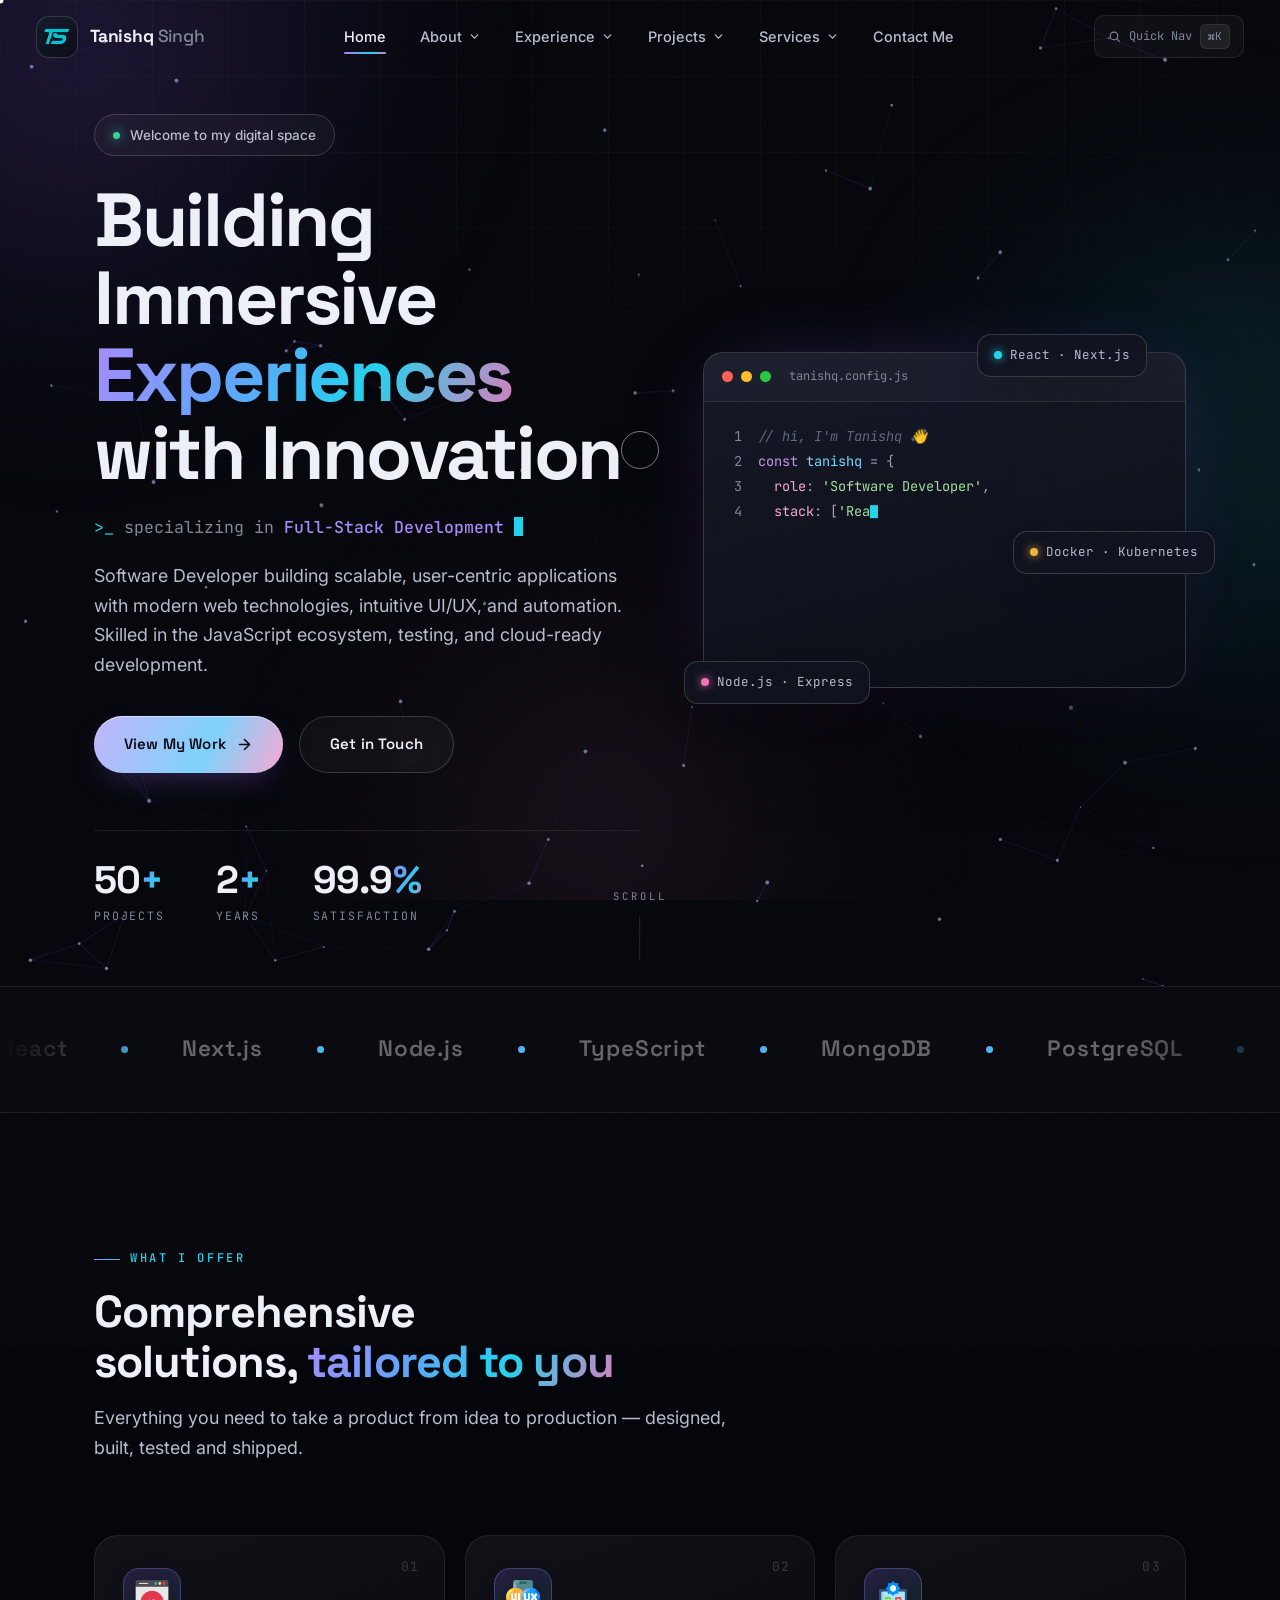
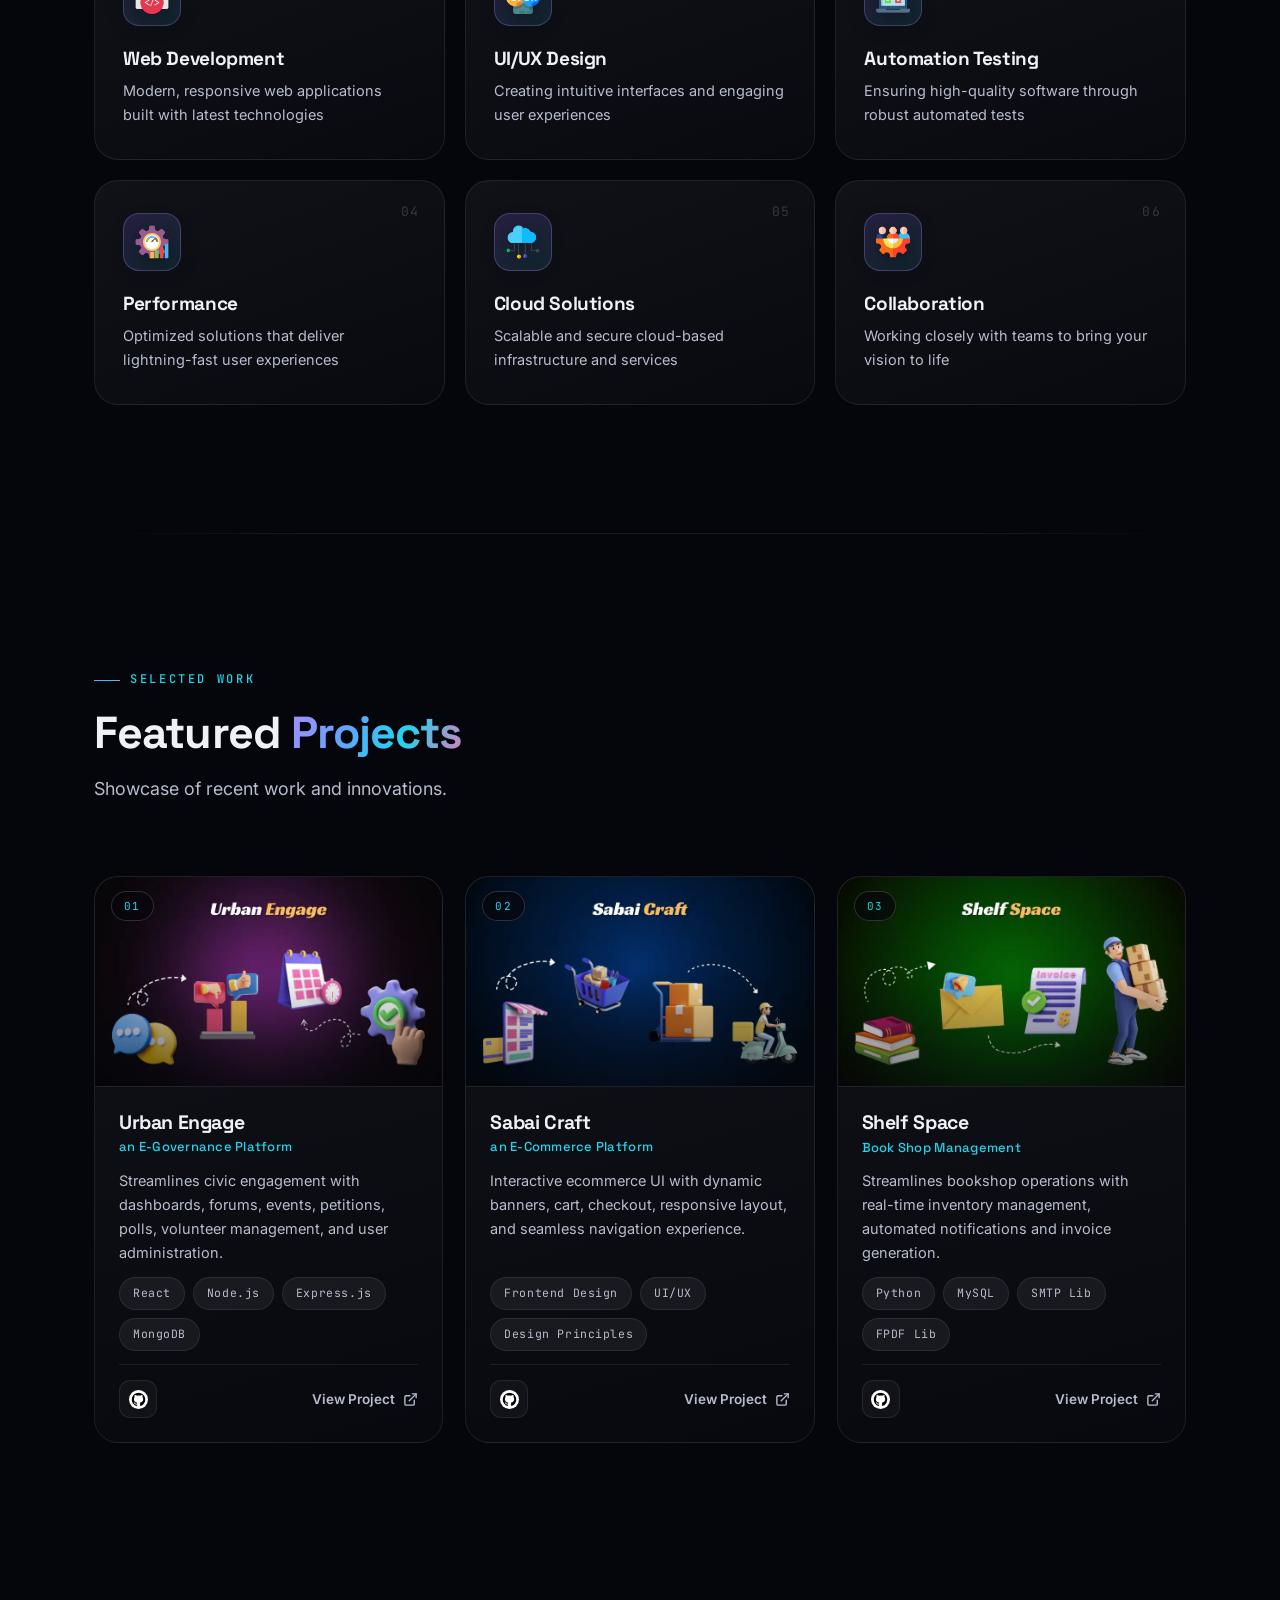
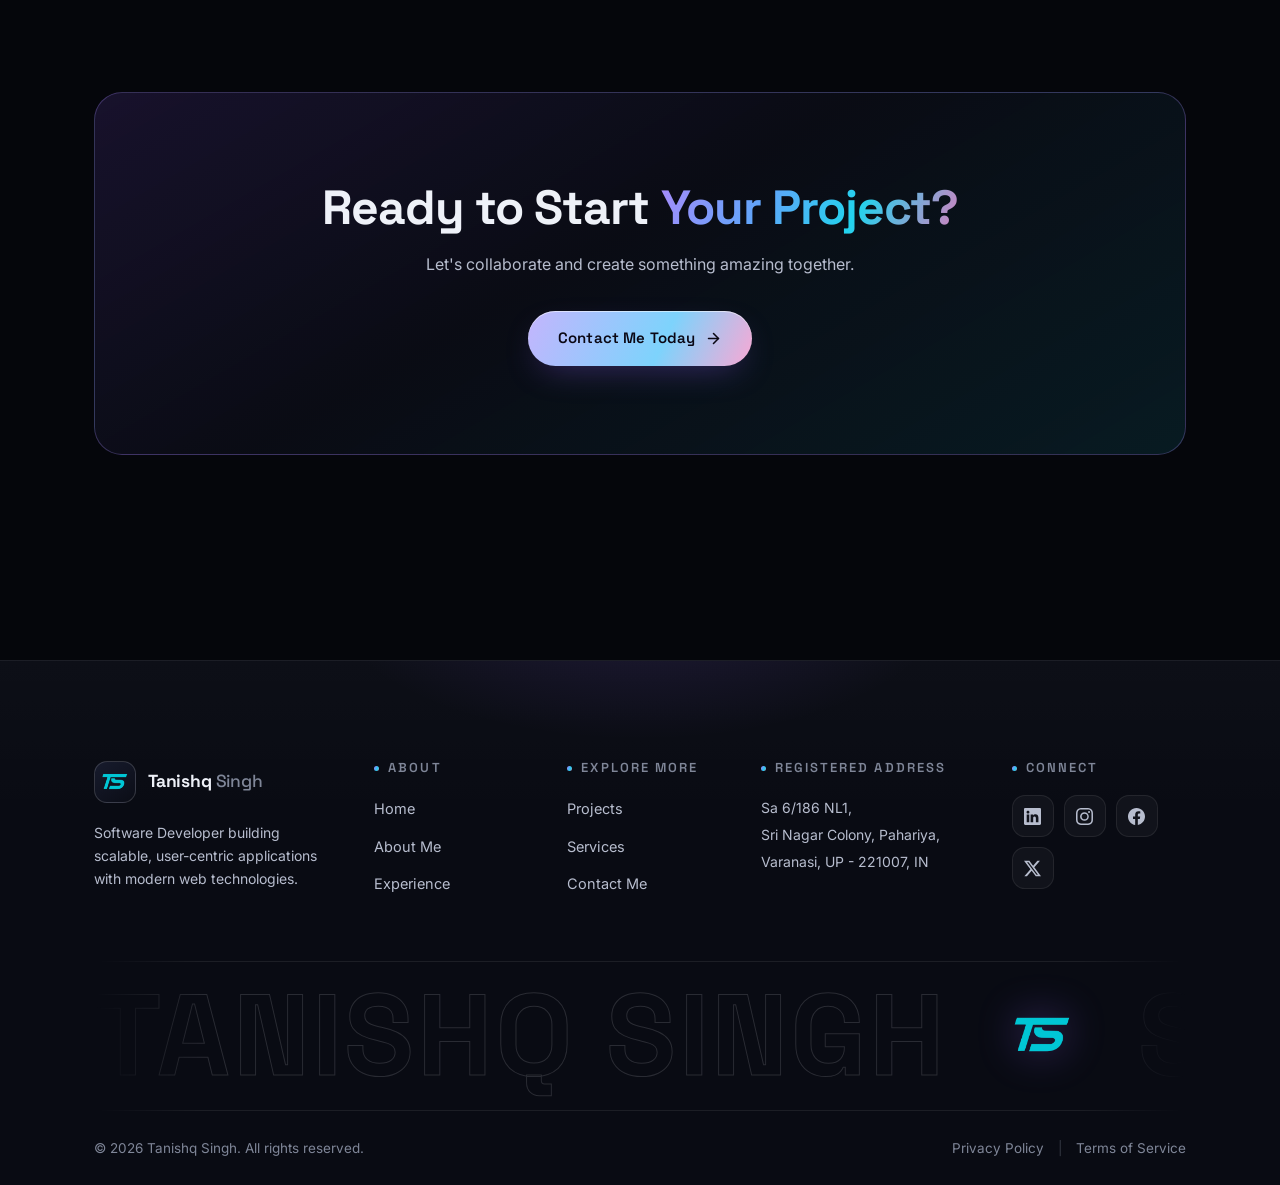
<file: index.html>
<!DOCTYPE html>
<html lang="en">
<head>
  <!-- Google tag (gtag.js) -->
  <script async src="https://www.googletagmanager.com/gtag/js?id=G-D2R7K0CH46"></script>
  <script>
    window.dataLayer = window.dataLayer || [];
    function gtag(){dataLayer.push(arguments);}
    gtag('js', new Date());

    gtag('config', 'G-D2R7K0CH46');
  </script>
  <meta charset="utf-8" />
  <meta name="viewport" content="width=device-width,initial-scale=1" />
  <title>Tanishq Singh — Software Developer | Building Scalable Products</title>
  <meta name="description" content="Tanishq Singh is a Software Developer focused on building scalable products and creating thoughtful, reliable experiences with modern technology. Explore projects, experience, technical work, and professional services." />
  <meta name="keywords" content="Tanishq Singh, software developer, full stack developer, JavaScript, React, Next.js, Node.js, MERN, web developer, portfolio, SDE" />
  <link rel="canonical" href="https://tanishqsingh.in/" />
  <meta name="author" content="Tanishq Singh" />
  <meta name="robots" content="index, follow" />
  <meta property="og:type" content="website" />
  <meta property="og:title" content="Tanishq Singh — Software Developer | Building Scalable Products" />
  <meta property="og:description" content="Explore projects, experience, technical work, and professional services by Tanishq Singh." />
  <meta property="og:url" content="https://tanishqsingh.in/" />
  <meta property="og:image" content="https://tanishqsingh.in/assets/images/logo.webp" />
  <meta property="og:site_name" content="Tanishq Singh" />
  <meta name="twitter:card" content="summary_large_image" />
  <meta name="twitter:title" content="Tanishq Singh — Software Developer | Building Scalable Products" />
  <meta name="twitter:description" content="Explore projects, experience, technical work, and professional services by Tanishq Singh." />
  <meta name="twitter:image" content="https://tanishqsingh.in/assets/images/logo.webp" />
  <script type="application/ld+json">
  {
    "@context": "https://schema.org",
    "@type": "Person",
    "name": "Tanishq Singh",
    "url": "https://tanishqsingh.in/",
    "jobTitle": "Software Developer",
    "image": "https://tanishqsingh.in/assets/images/logo.webp",
    "sameAs": [
      "https://www.linkedin.com/in/tanishq-singh-/",
      "https://www.instagram.com/tanishqsingh.in/",
      "https://facebook.com/tanishqsingh.in/",
      "https://x.com/tanishqsingh_/",
      "https://t.me/tanishq_singh/",
      "https://wa.me/918881155518/"
    ]
  }
  </script>
  <script type="application/ld+json">
  {
    "@context": "https://schema.org",
    "@type": "WebSite",
    "name": "Tanishq Singh",
    "alternateName": "Tanishq",
    "url": "https://tanishqsingh.in/"
  }
  </script>
  <link rel="manifest" href="/manifest.json" />
  <link rel="icon" href="assets/images/logo.webp" />
  <link rel="preconnect" href="https://fonts.googleapis.com" />
  <link rel="preconnect" href="https://fonts.gstatic.com" crossorigin />
  <link href="https://fonts.googleapis.com/css2?family=Inter:wght@400;500;600&family=JetBrains+Mono:wght@400;500&family=Space+Grotesk:wght@500;600;700&display=swap" rel="stylesheet" />
  <link rel="stylesheet" href="styles.css" />
  <script>document.documentElement.classList.add("js");setTimeout(function(){document.documentElement.classList.add("loaded")},3800);</script>
</head>

<body>

  <div class="preloader" aria-hidden="true">
    <div class="pre-mark"><img src="assets/images/logo.webp" alt="" /></div>
    <div class="pre-name" aria-hidden="true">
      <span style="animation-delay:.05s">T</span><span style="animation-delay:.1s">A</span><span style="animation-delay:.15s">N</span><span style="animation-delay:.2s">I</span><span style="animation-delay:.25s">S</span><span style="animation-delay:.3s">H</span><span style="animation-delay:.35s">Q</span>
    </div>
    <div class="pre-bar"><i></i></div>
    <div class="pre-count">000 %</div>
  </div>

  <div class="cursor-dot" aria-hidden="true"></div>
  <div class="cursor-ring" aria-hidden="true"><span class="cursor-label"></span></div>

  <div class="scroll-progress" aria-hidden="true"><i></i></div>

  <div class="aurora" aria-hidden="true">
    <div class="aurora-blob b1"></div>
    <div class="aurora-blob b2"></div>
    <div class="aurora-blob b3"></div>
  </div>
  <div class="grid-overlay" aria-hidden="true"></div>

  <header class="site-header">
    <div class="nav-shell">
      <a href="index.html" class="brand" aria-label="Tanishq Singh — Home">
        <span class="brand-mark"><img src="assets/images/logo.webp" alt="Tanishq Singh logo" /></span>
        <span class="brand-name">Tanishq&nbsp;<em>Singh</em></span>
      </a>

      <nav class="nav-desktop" aria-label="Primary">
        <a href="index.html" class="nav-link active">Home</a>

        <div class="nav-drop">
          <button class="nav-link drop-toggle" aria-haspopup="true">
            About
            <svg class="chev" viewBox="0 0 24 24" fill="none" stroke="currentColor" stroke-width="2.4" stroke-linecap="round" stroke-linejoin="round"><polyline points="6 9 12 15 18 9"/></svg>
          </button>
          <div class="drop-panel">
            <a href="about.html#bio"><i></i>About Me</a>
            <a href="about.html#coding"><i></i>Coding Profile</a>
            <a href="about.html#download"><i></i>Download CV</a>
          </div>
        </div>

        <div class="nav-drop">
          <button class="nav-link drop-toggle" aria-haspopup="true">
            Experience
            <svg class="chev" viewBox="0 0 24 24" fill="none" stroke="currentColor" stroke-width="2.4" stroke-linecap="round" stroke-linejoin="round"><polyline points="6 9 12 15 18 9"/></svg>
          </button>
          <div class="drop-panel">
            <a href="experience.html#work"><i></i>Work Experience</a>
            <a href="experience.html#education"><i></i>Education</a>
            <a href="experience.html#certifications"><i></i>Certifications</a>
            <a href="experience.html#achievements"><i></i>Achievements</a>
            <a href="experience.html#skills"><i></i>Skills</a>
          </div>
        </div>

        <div class="nav-drop">
          <button class="nav-link drop-toggle" aria-haspopup="true">
            Projects
            <svg class="chev" viewBox="0 0 24 24" fill="none" stroke="currentColor" stroke-width="2.4" stroke-linecap="round" stroke-linejoin="round"><polyline points="6 9 12 15 18 9"/></svg>
          </button>
          <div class="drop-panel">
            <a href="projects.html#personal"><i></i>Personal Projects</a>
            <a href="projects.html#research"><i></i>Research Works</a>
            <a href="projects.html#opensource"><i></i>Open Source</a>
          </div>
        </div>

        <div class="nav-drop">
          <button class="nav-link drop-toggle" aria-haspopup="true">
            Services
            <svg class="chev" viewBox="0 0 24 24" fill="none" stroke="currentColor" stroke-width="2.4" stroke-linecap="round" stroke-linejoin="round"><polyline points="6 9 12 15 18 9"/></svg>
          </button>
          <div class="drop-panel">
            <a href="services.html#products"><i></i>Products</a>
            <a href="services.html#consultancy"><i></i>Consultancy</a>
            <a href="services.html#more"><i></i>More</a>
          </div>
        </div>

        <a href="contact.html" class="nav-link">Contact Me</a>
      </nav>

      <div class="nav-side">
        <button class="cmdk-btn" aria-label="Open quick navigation">
          <svg width="13" height="13" viewBox="0 0 24 24" fill="none" stroke="currentColor" stroke-width="2.2" stroke-linecap="round"><circle cx="11" cy="11" r="7"/><line x1="21" y1="21" x2="16.5" y2="16.5"/></svg>
          Quick Nav <span class="kbd">⌘K</span>
        </button>
        <button class="burger" aria-label="Toggle menu" aria-expanded="false">
          <span></span><span></span><span></span>
        </button>
      </div>
    </div>
  </header>

  <div class="mobile-drawer" id="mobileDrawer">
    <div class="drawer-inner">
      <a href="index.html" class="m-link active">Home</a>

      <div class="m-group">
        <button class="m-toggle">About
          <svg class="chev" viewBox="0 0 24 24" fill="none" stroke="currentColor" stroke-width="2.4" stroke-linecap="round" stroke-linejoin="round"><polyline points="6 9 12 15 18 9"/></svg>
        </button>
        <div class="m-panel"><div>
          <a href="about.html#bio">About Me</a>
          <a href="about.html#coding">Coding Profile</a>
          <a href="about.html#download">Download CV</a>
        </div></div>
      </div>

      <div class="m-group">
        <button class="m-toggle">Experience
          <svg class="chev" viewBox="0 0 24 24" fill="none" stroke="currentColor" stroke-width="2.4" stroke-linecap="round" stroke-linejoin="round"><polyline points="6 9 12 15 18 9"/></svg>
        </button>
        <div class="m-panel"><div>
          <a href="experience.html#work">Work Experience</a>
          <a href="experience.html#education">Education</a>
          <a href="experience.html#certifications">Certifications</a>
          <a href="experience.html#achievements">Achievements</a>
          <a href="experience.html#skills">Skills</a>
        </div></div>
      </div>

      <div class="m-group">
        <button class="m-toggle">Projects
          <svg class="chev" viewBox="0 0 24 24" fill="none" stroke="currentColor" stroke-width="2.4" stroke-linecap="round" stroke-linejoin="round"><polyline points="6 9 12 15 18 9"/></svg>
        </button>
        <div class="m-panel"><div>
          <a href="projects.html#personal">Personal Projects</a>
          <a href="projects.html#research">Research Works</a>
          <a href="projects.html#opensource">Open Source</a>
        </div></div>
      </div>

      <div class="m-group">
        <button class="m-toggle">Services
          <svg class="chev" viewBox="0 0 24 24" fill="none" stroke="currentColor" stroke-width="2.4" stroke-linecap="round" stroke-linejoin="round"><polyline points="6 9 12 15 18 9"/></svg>
        </button>
        <div class="m-panel"><div>
          <a href="services.html#products">Products</a>
          <a href="services.html#consultancy">Consultancy</a>
          <a href="services.html#more">More</a>
        </div></div>
      </div>

      <a href="contact.html" class="m-link">Contact Me</a>

      <div class="drawer-cta">
        <a href="projects.html" class="btn btn-primary">View My Work</a>
        <a href="contact.html" class="btn btn-ghost">Get in Touch</a>
      </div>
      <p class="drawer-meta">VARANASI, IN — UTC+5:30</p>
    </div>
  </div>

  <div class="cmdk" role="dialog" aria-modal="true" aria-label="Quick navigation">
    <div class="cmdk-panel">
      <div class="cmdk-row">
        <svg viewBox="0 0 24 24" fill="none" stroke="currentColor" stroke-width="2.2" stroke-linecap="round"><circle cx="11" cy="11" r="7"/><line x1="21" y1="21" x2="16.5" y2="16.5"/></svg>
        <input class="cmdk-input" type="text" placeholder="Jump to a page or section…" aria-label="Search site" />
        <span class="kbd">ESC</span>
      </div>
      <div class="cmdk-list" role="listbox"></div>
      <div class="cmdk-foot"><span><b>↑</b><b>↓</b> navigate</span><span><b>↵</b> open</span><span><b>esc</b> close</span></div>
    </div>
  </div>

  <main>
    <section id="home" class="hero">
      <canvas id="particles" aria-hidden="true"></canvas>

      <div class="container">
        <div class="hero-grid">
          <div class="hero-copy">
            <div class="hero-badge"><span class="dot"></span> Welcome to my digital space</div>

            <h1 class="hero-title">
              <span class="w"><span class="wi" style="--wd:0ms">Building</span></span>
              <span class="w"><span class="wi" style="--wd:90ms">Immersive</span></span>
              <span class="w"><span class="wi grad-text" style="--wd:180ms">Experiences</span></span>
              <br />
              <span class="w"><span class="wi" style="--wd:280ms">with</span></span>
              <span class="w"><span class="wi" style="--wd:370ms">Innovation</span></span>
            </h1>

            <div class="hero-type" aria-label="Specialisations">
              <span class="prompt">&gt;_</span>
              <span>specializing in</span>
              <span class="type-text" data-words='["Full-Stack Development","UI/UX Engineering","Automation Testing","Cloud-Native Apps","Open Source"]'></span>
              <span class="type-caret" aria-hidden="true"></span>
            </div>

            <p class="hero-sub">
              Software Developer building scalable, user-centric applications with modern web
              technologies, intuitive UI/UX, and automation. Skilled in the JavaScript ecosystem,
              testing, and cloud-ready development.
            </p>

            <div class="hero-cta">
              <a href="projects.html" class="btn btn-primary" data-magnetic>
                View My Work
                <svg class="arrow" viewBox="0 0 24 24" fill="none" stroke="currentColor" stroke-width="2.2" stroke-linecap="round" stroke-linejoin="round"><line x1="5" y1="12" x2="19" y2="12"/><polyline points="12 5 19 12 12 19"/></svg>
              </a>
              <a href="contact.html" class="btn btn-ghost" data-magnetic>Get in Touch</a>
            </div>

            <div class="hero-stats">
              <div class="stat">
                <p class="stat-num"><span data-count="50">0</span><span class="suffix">+</span></p>
                <p class="stat-label">Projects</p>
              </div>
              <div class="stat">
                <p class="stat-num"><span data-count="2">0</span><span class="suffix">+</span></p>
                <p class="stat-label">Years</p>
              </div>
              <div class="stat">
                <p class="stat-num"><span data-count="99.9" data-decimals="1">0</span><span class="suffix">%</span></p>
                <p class="stat-label">Satisfaction</p>
              </div>
            </div>
          </div>

          <div class="hero-visual" aria-hidden="true">
            <div class="code-card">
              <div class="code-head">
                <span class="code-dot r"></span><span class="code-dot y"></span><span class="code-dot g"></span>
                <span class="code-file">tanishq.config.js</span>
              </div>
              <div class="code-body"></div>
            </div>
            <div class="float-chip c1"><span class="ic"></span>React · Next.js</div>
            <div class="float-chip c2"><span class="ic"></span>Node.js · Express</div>
            <div class="float-chip c3"><span class="ic"></span>Docker · Kubernetes</div>
          </div>
        </div>
      </div>

      <div class="scroll-cue" aria-hidden="true">
        <span>Scroll</span>
        <span class="track"></span>
      </div>
    </section>

    <section class="marquee-section" aria-hidden="true">
      <div class="marquee">
        <div class="marquee-track">
          <span class="m-item">React <i></i> Next.js <i></i> Node.js <i></i> TypeScript <i></i> MongoDB <i></i> PostgreSQL <i></i> Docker <i></i> Kubernetes <i></i> AWS <i></i> Selenium <i></i> GraphQL <i></i> Tailwind CSS <i></i></span>
          <span class="m-item">React <i></i> Next.js <i></i> Node.js <i></i> TypeScript <i></i> MongoDB <i></i> PostgreSQL <i></i> Docker <i></i> Kubernetes <i></i> AWS <i></i> Selenium <i></i> GraphQL <i></i> Tailwind CSS <i></i></span>
        </div>
      </div>
    </section>

    <section class="section" id="offer">
      <div class="container">
        <div class="section-head" data-reveal>
          <p class="eyebrow">What I Offer</p>
          <h2 class="section-title">Comprehensive solutions, <span class="grad-text">tailored to you</span></h2>
          <p class="section-sub">Everything you need to take a product from idea to production — designed, built, tested and shipped.</p>
        </div>

        <div class="features-grid">
          <div class="feature-card" data-reveal data-spot style="--rd:0ms">
            <span class="feature-num">01</span>
            <div class="feature-icon"><img src="assets/images/webdev.webp" alt="" width="34" height="34" loading="lazy" /></div>
            <h3>Web Development</h3>
            <p>Modern, responsive web applications built with latest technologies</p>
          </div>

          <div class="feature-card" data-reveal data-spot style="--rd:80ms">
            <span class="feature-num">02</span>
            <div class="feature-icon"><img src="assets/images/uiux.webp" alt="" width="34" height="34" loading="lazy" /></div>
            <h3>UI/UX Design</h3>
            <p>Creating intuitive interfaces and engaging user experiences</p>
          </div>

          <div class="feature-card" data-reveal data-spot style="--rd:160ms">
            <span class="feature-num">03</span>
            <div class="feature-icon"><img src="assets/images/testing.webp" alt="" width="34" height="34" loading="lazy" /></div>
            <h3>Automation Testing</h3>
            <p>Ensuring high-quality software through robust automated tests</p>
          </div>

          <div class="feature-card" data-reveal data-spot style="--rd:0ms">
            <span class="feature-num">04</span>
            <div class="feature-icon"><img src="assets/images/perform.webp" alt="" width="34" height="34" loading="lazy" /></div>
            <h3>Performance</h3>
            <p>Optimized solutions that deliver lightning-fast user experiences</p>
          </div>

          <div class="feature-card" data-reveal data-spot style="--rd:80ms">
            <span class="feature-num">05</span>
            <div class="feature-icon"><img src="assets/images/cloud.webp" alt="" width="34" height="34" loading="lazy" /></div>
            <h3>Cloud Solutions</h3>
            <p>Scalable and secure cloud-based infrastructure and services</p>
          </div>

          <div class="feature-card" data-reveal data-spot style="--rd:160ms">
            <span class="feature-num">06</span>
            <div class="feature-icon"><img src="assets/images/collab.webp" alt="" width="34" height="34" loading="lazy" /></div>
            <h3>Collaboration</h3>
            <p>Working closely with teams to bring your vision to life</p>
          </div>
        </div>
      </div>
    </section>

    <div class="container"><div class="sect-line"></div></div>

    <section class="section" id="featured">
      <div class="container">
        <div class="section-head" data-reveal>
          <p class="eyebrow">Selected Work</p>
          <h2 class="section-title">Featured <span class="grad-text">Projects</span></h2>
          <p class="section-sub">Showcase of recent work and innovations.</p>
        </div>

        <div class="projects-grid">
          <article class="project-card" data-reveal data-spot style="--rd:0ms">
            <div class="project-media" data-cursor="View">
              <span class="project-idx">01</span>
              <img src="assets/images/urban.webp" alt="UrbanEngage — E-Governance Platform" width="826" height="500" loading="lazy" />
            </div>
            <div class="project-body">
              <h3>Urban Engage <span>an E-Governance Platform</span></h3>
              <p>Streamlines civic engagement with dashboards, forums, events, petitions, polls, volunteer management, and user administration.</p>
              <div class="project-tags">
                <span class="tag">React</span><span class="tag">Node.js</span><span class="tag">Express.js</span><span class="tag">MongoDB</span>
              </div>
              <div class="project-links">
                <a href="https://github.com/singhtanishq/UrbanEngage" target="_blank" rel="noopener noreferrer" class="icon-btn" aria-label="UrbanEngage on GitHub">
                  <img src="assets/images/github.webp" alt="" width="19" height="19" />
                </a>
                <a href="https://github.com/singhtanishq/UrbanEngage" target="_blank" rel="noopener noreferrer" class="project-view">
                  View Project
                  <svg viewBox="0 0 24 24" fill="none" stroke="currentColor" stroke-width="2.2" stroke-linecap="round" stroke-linejoin="round"><path d="M18 13v6a2 2 0 0 1-2 2H5a2 2 0 0 1-2-2V8a2 2 0 0 1 2-2h6"/><polyline points="15 3 21 3 21 9"/><line x1="10" y1="14" x2="21" y2="3"/></svg>
                </a>
              </div>
            </div>
          </article>

          <article class="project-card" data-reveal data-spot style="--rd:90ms">
            <div class="project-media" data-cursor="View">
              <span class="project-idx">02</span>
              <img src="assets/images/sabai.webp" alt="SabaiCraft — E-Commerce Platform" width="826" height="500" loading="lazy" />
            </div>
            <div class="project-body">
              <h3>Sabai Craft <span>an E-Commerce Platform</span></h3>
              <p>Interactive ecommerce UI with dynamic banners, cart, checkout, responsive layout, and seamless navigation experience.</p>
              <div class="project-tags">
                <span class="tag">Frontend Design</span><span class="tag">UI/UX</span><span class="tag">Design Principles</span>
              </div>
              <div class="project-links">
                <a href="https://github.com/singhtanishq/SabaiCraft" target="_blank" rel="noopener noreferrer" class="icon-btn" aria-label="SabaiCraft on GitHub">
                  <img src="assets/images/github.webp" alt="" width="19" height="19" />
                </a>
                <a href="https://github.com/singhtanishq/SabaiCraft" target="_blank" rel="noopener noreferrer" class="project-view">
                  View Project
                  <svg viewBox="0 0 24 24" fill="none" stroke="currentColor" stroke-width="2.2" stroke-linecap="round" stroke-linejoin="round"><path d="M18 13v6a2 2 0 0 1-2 2H5a2 2 0 0 1-2-2V8a2 2 0 0 1 2-2h6"/><polyline points="15 3 21 3 21 9"/><line x1="10" y1="14" x2="21" y2="3"/></svg>
                </a>
              </div>
            </div>
          </article>

          <article class="project-card" data-reveal data-spot style="--rd:180ms">
            <div class="project-media" data-cursor="View">
              <span class="project-idx">03</span>
              <img src="assets/images/shelf.webp" alt="ShelfSpace — Book Shop Management" width="826" height="500" loading="lazy" />
            </div>
            <div class="project-body">
              <h3>Shelf Space <span>Book Shop Management</span></h3>
              <p>Streamlines bookshop operations with real-time inventory management, automated notifications and invoice generation.</p>
              <div class="project-tags">
                <span class="tag">Python</span><span class="tag">MySQL</span><span class="tag">SMTP Lib</span><span class="tag">FPDF Lib</span>
              </div>
              <div class="project-links">
                <a href="https://github.com/singhtanishq/ShelfSpace" target="_blank" rel="noopener noreferrer" class="icon-btn" aria-label="ShelfSpace on GitHub">
                  <img src="assets/images/github.webp" alt="" width="19" height="19" />
                </a>
                <a href="https://github.com/singhtanishq/ShelfSpace" target="_blank" rel="noopener noreferrer" class="project-view">
                  View Project
                  <svg viewBox="0 0 24 24" fill="none" stroke="currentColor" stroke-width="2.2" stroke-linecap="round" stroke-linejoin="round"><path d="M18 13v6a2 2 0 0 1-2 2H5a2 2 0 0 1-2-2V8a2 2 0 0 1 2-2h6"/><polyline points="15 3 21 3 21 9"/><line x1="10" y1="14" x2="21" y2="3"/></svg>
                </a>
              </div>
            </div>
          </article>
        </div>

        <div class="section-cta" data-reveal>
          <a href="projects.html#personal" class="btn btn-ghost" data-magnetic>
            View All Projects
            <svg class="arrow" viewBox="0 0 24 24" fill="none" stroke="currentColor" stroke-width="2.2" stroke-linecap="round" stroke-linejoin="round"><line x1="5" y1="12" x2="19" y2="12"/><polyline points="12 5 19 12 12 19"/></svg>
          </a>
        </div>
      </div>
    </section>

    <section class="section" style="padding-top: 0">
      <div class="container">
        <div class="cta-panel border-anim" data-reveal="zoom">
          <h2>Ready to Start <span class="grad-text">Your Project?</span></h2>
          <p>Let's collaborate and create something amazing together.</p>
          <a href="contact.html" class="btn btn-primary" data-magnetic>
            Contact Me Today
            <svg class="arrow" viewBox="0 0 24 24" fill="none" stroke="currentColor" stroke-width="2.2" stroke-linecap="round" stroke-linejoin="round"><line x1="5" y1="12" x2="19" y2="12"/><polyline points="12 5 19 12 12 19"/></svg>
          </a>
        </div>
      </div>
    </section>
  </main>

  <footer class="site-footer">
    <div class="container">
      <div class="footer-top">
        <div class="footer-brand">
          <a href="index.html" class="brand">
            <span class="brand-mark"><img src="assets/images/logo.webp" alt="Tanishq Singh logo" /></span>
            <span class="brand-name">Tanishq&nbsp;<em>Singh</em></span>
          </a>
          <p>Software Developer building scalable, user-centric applications with modern web technologies.</p>
        </div>

        <div class="footer-col">
          <h4>About</h4>
          <ul>
            <li><a href="index.html">Home</a></li>
            <li><a href="about.html#bio">About Me</a></li>
            <li><a href="experience.html#work">Experience</a></li>
          </ul>
        </div>

        <div class="footer-col">
          <h4>Explore More</h4>
          <ul>
            <li><a href="projects.html#personal">Projects</a></li>
            <li><a href="services.html#products">Services</a></li>
            <li><a href="contact.html">Contact Me</a></li>
          </ul>
        </div>

        <div class="footer-col">
          <h4>Registered Address</h4>
          <address>
            Sa 6/186 NL1,<br />
            Sri Nagar Colony, Pahariya,<br />
            Varanasi, UP - 221007, IN
          </address>
        </div>

        <div class="footer-col">
          <h4>Connect</h4>
          <div class="footer-social">
            <a href="https://www.linkedin.com/in/tanishq-singh-/" target="_blank" rel="noopener noreferrer" aria-label="LinkedIn" title="LinkedIn">
              <svg xmlns="http://www.w3.org/2000/svg" width="17" height="17" fill="currentColor" viewBox="0 0 16 16"><path d="M0 1.146C0 .513.526 0 1.175 0h13.65C15.474 0 16 .513 16 1.146v13.708c0 .633-.526 1.146-1.175 1.146H1.175C.526 16 0 15.487 0 14.854zm4.943 12.248V6.169H2.542v7.225zm-1.2-8.212c.837 0 1.358-.554 1.358-1.248-.015-.709-.52-1.248-1.342-1.248S2.4 3.226 2.4 3.934c0 .694.521 1.248 1.327 1.248zm4.908 8.212V9.359c0-.216.016-.432.08-.586.173-.431.568-.878 1.232-.878.869 0 1.216.662 1.216 1.634v3.865h2.401V9.25c0-2.22-1.184-3.252-2.764-3.252-1.274 0-1.845.7-2.165 1.193v.025h-.016l.016-.025V6.169h-2.4c.03.678 0 7.225 0 7.225z"/></svg>
            </a>
            <a href="https://www.instagram.com/tanishqsingh.in/" target="_blank" rel="noopener noreferrer" aria-label="Instagram" title="Instagram">
              <svg xmlns="http://www.w3.org/2000/svg" width="17" height="17" fill="currentColor" viewBox="0 0 16 16"><path d="M8 0C5.829 0 5.556.01 4.703.048 3.85.088 3.269.222 2.76.42a3.9 3.9 0 0 0-1.417.923A3.9 3.9 0 0 0 .42 2.76C.222 3.268.087 3.85.048 4.7.01 5.555 0 5.827 0 8.001c0 2.172.01 2.444.048 3.297.04.852.174 1.433.372 1.942.205.526.478.972.923 1.417.444.445.89.719 1.416.923.51.198 1.09.333 1.942.372C5.555 15.99 5.827 16 8 16s2.444-.01 3.298-.048c.851-.04 1.434-.174 1.943-.372a3.9 3.9 0 0 0 1.416-.923c.445-.445.718-.891.923-1.417.197-.509.332-1.09.372-1.942C15.99 10.445 16 10.173 16 8s-.01-2.445-.048-3.299c-.04-.851-.175-1.433-.372-1.941a3.9 3.9 0 0 0-.923-1.417A3.9 3.9 0 0 0 13.24.42c-.51-.198-1.092-.333-1.943-.372C10.443.01 10.172 0 7.998 0zm-.717 1.442h.718c2.136 0 2.389.007 3.232.046.78.035 1.204.166 1.486.275.373.145.64.319.92.599s.453.546.598.92c.11.281.24.705.275 1.485.039.843.047 1.096.047 3.231s-.008 2.389-.047 3.232c-.035.78-.166 1.203-.275 1.485a2.5 2.5 0 0 1-.599.919c-.28.28-.546.453-.92.598-.28.11-.704.24-1.485.276-.843.038-1.096.047-3.232.047s-2.39-.009-3.233-.047c-.78-.036-1.203-.166-1.485-.276a2.5 2.5 0 0 1-.92-.598 2.5 2.5 0 0 1-.6-.92c-.109-.281-.24-.705-.275-1.485-.038-.843-.046-1.096-.046-3.233s.008-2.388.046-3.231c.036-.78.166-1.204.276-1.486.145-.373.319-.64.599-.92s.546-.453.92-.598c.282-.11.705-.24 1.485-.276.738-.034 1.024-.044 2.515-.045zm4.988 1.328a.96.96 0 1 0 0 1.92.96.96 0 0 0 0-1.92m-4.27 1.122a4.109 4.109 0 1 0 0 8.217 4.109 4.109 0 0 0 0-8.217m0 1.441a2.667 2.667 0 1 1 0 5.334 2.667 2.667 0 0 1 0-5.334"/></svg>
            </a>
            <a href="https://facebook.com/tanishqsingh.in/" target="_blank" rel="noopener noreferrer" aria-label="Facebook" title="Facebook">
              <svg xmlns="http://www.w3.org/2000/svg" width="17" height="17" fill="currentColor" viewBox="0 0 16 16"><path d="M16 8.049c0-4.446-3.582-8.05-8-8.05C3.58 0-.002 3.603-.002 8.05c0 4.017 2.926 7.347 6.75 7.951v-5.625h-2.03V8.05H6.75V6.275c0-2.017 1.195-3.131 3.022-3.131.876 0 1.791.157 1.791.157v1.98h-1.009c-.993 0-1.303.621-1.303 1.258v1.51h2.218l-.354 2.326H9.25V16c3.824-.604 6.75-3.934 6.75-7.951"/></svg>
            </a>
            <a href="https://x.com/tanishqsingh_/" target="_blank" rel="noopener noreferrer" aria-label="X" title="X">
              <svg xmlns="http://www.w3.org/2000/svg" width="17" height="17" fill="currentColor" viewBox="0 0 16 16"><path d="M12.6.75h2.454l-5.36 6.142L16 15.25h-4.937l-3.867-5.07-4.425 5.07H.316l5.733-6.57L0 .75h5.063l3.495 4.633L12.601.75Zm-.86 13.028h1.36L4.323 2.145H2.865z"/></svg>
            </a>
          </div>
        </div>
      </div>

      <div class="footer-giant" aria-hidden="true">
        <div class="g-track"><span>TANISHQ SINGH</span><img class="g-logo" src="assets/images/logo.webp" alt="" loading="lazy" /><span>SOFTWARE DEVELOPER</span><img class="g-logo" src="assets/images/logo.webp" alt="" loading="lazy" /><span>TANISHQ SINGH</span><img class="g-logo" src="assets/images/logo.webp" alt="" loading="lazy" /><span>SOFTWARE DEVELOPER</span><img class="g-logo" src="assets/images/logo.webp" alt="" loading="lazy" /></div>
        <div class="g-track"><span>TANISHQ SINGH</span><img class="g-logo" src="assets/images/logo.webp" alt="" loading="lazy" /><span>SOFTWARE DEVELOPER</span><img class="g-logo" src="assets/images/logo.webp" alt="" loading="lazy" /><span>TANISHQ SINGH</span><img class="g-logo" src="assets/images/logo.webp" alt="" loading="lazy" /><span>SOFTWARE DEVELOPER</span><img class="g-logo" src="assets/images/logo.webp" alt="" loading="lazy" /></div>
      </div>

      <div class="footer-bottom">
        <p>&copy; <span id="year"></span> Tanishq Singh. All rights reserved.</p>
        <div class="footer-links">
          <a href="assets/pdfs/privacy-policy.html" target="_blank" rel="noopener noreferrer">Privacy Policy</a>
          <span class="sep">|</span>
          <a href="assets/pdfs/terms-of-service.html" target="_blank" rel="noopener noreferrer">Terms of Service</a>
        </div>
      </div>
    </div>
  </footer>

  <button class="to-top" aria-label="Back to top">
    <svg class="ring" viewBox="0 0 56 56"><circle cx="28" cy="28" r="26"></circle></svg>
    <svg class="arrow" viewBox="0 0 24 24" fill="none" stroke-width="2.4" stroke-linecap="round" stroke-linejoin="round"><polyline points="18 15 12 9 6 15"/></svg>
  </button>

  <script src="script.js"></script>
</body>
</html>
</file>
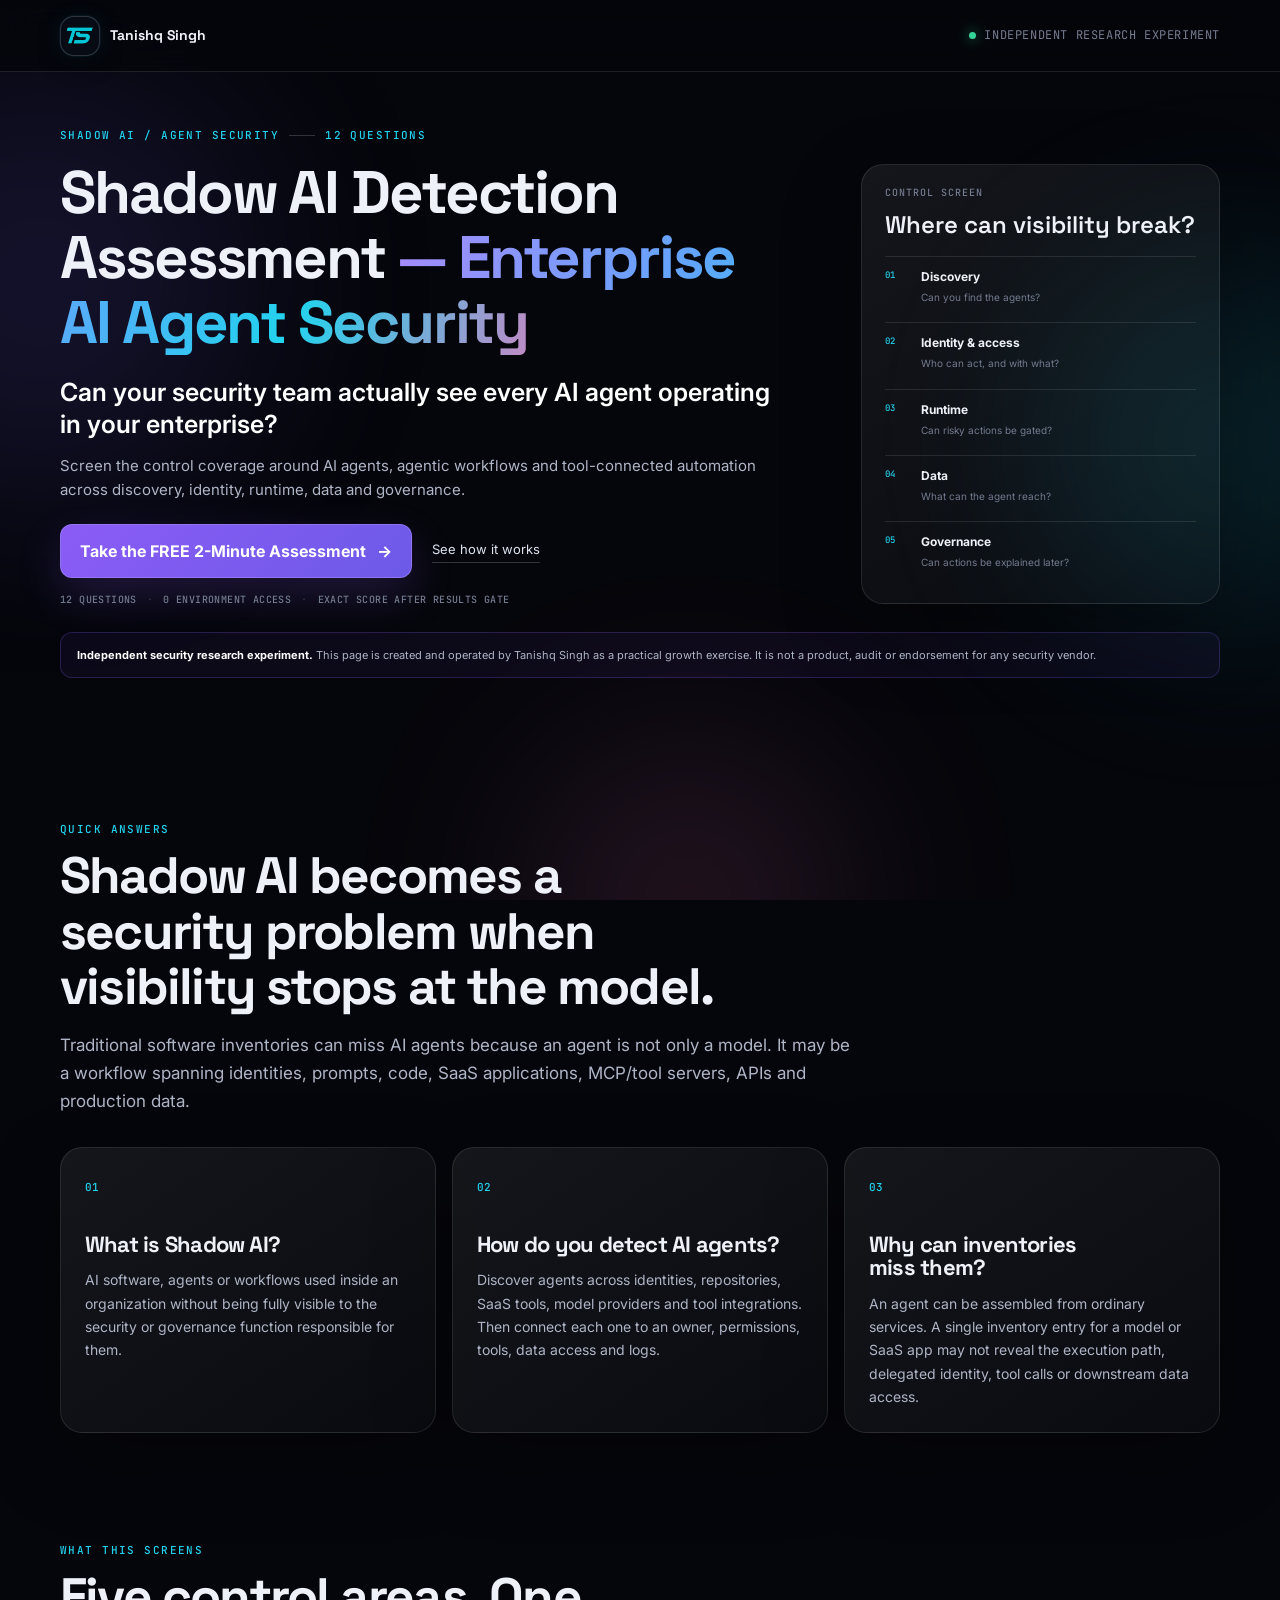
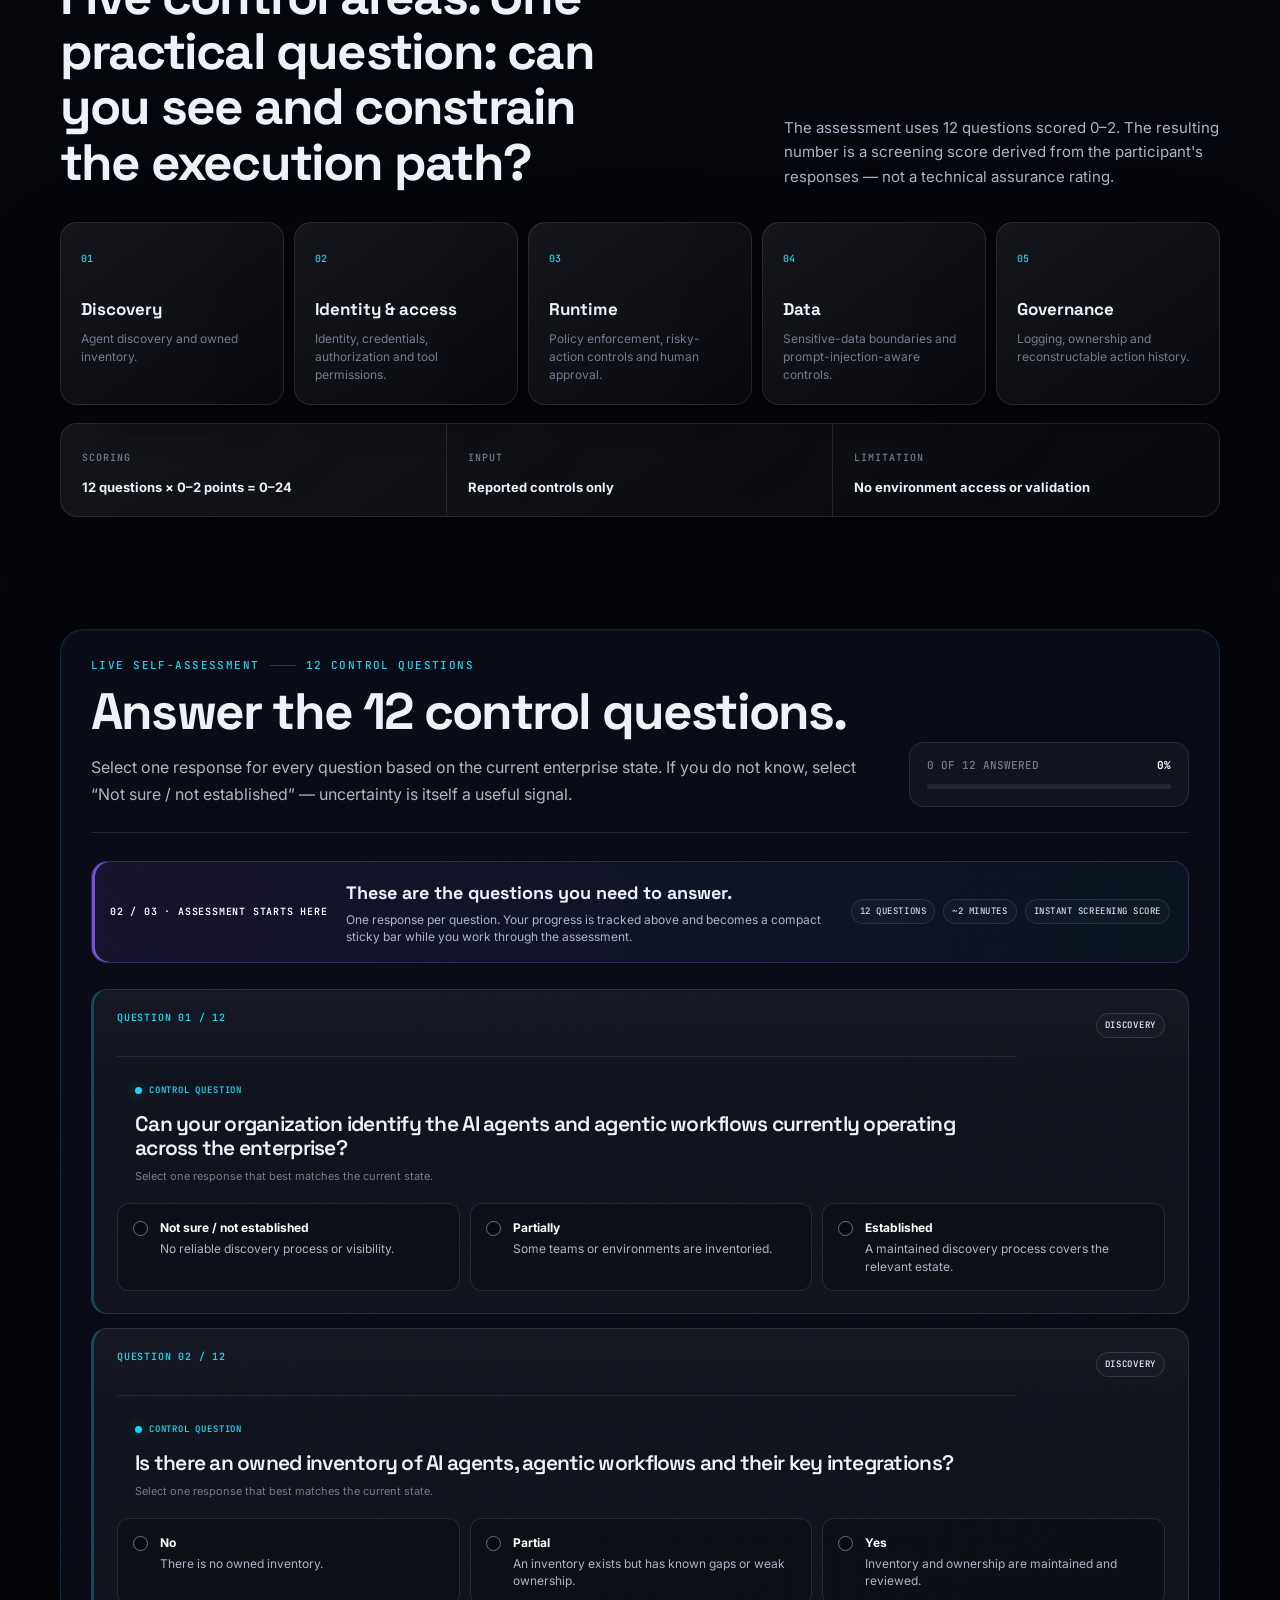
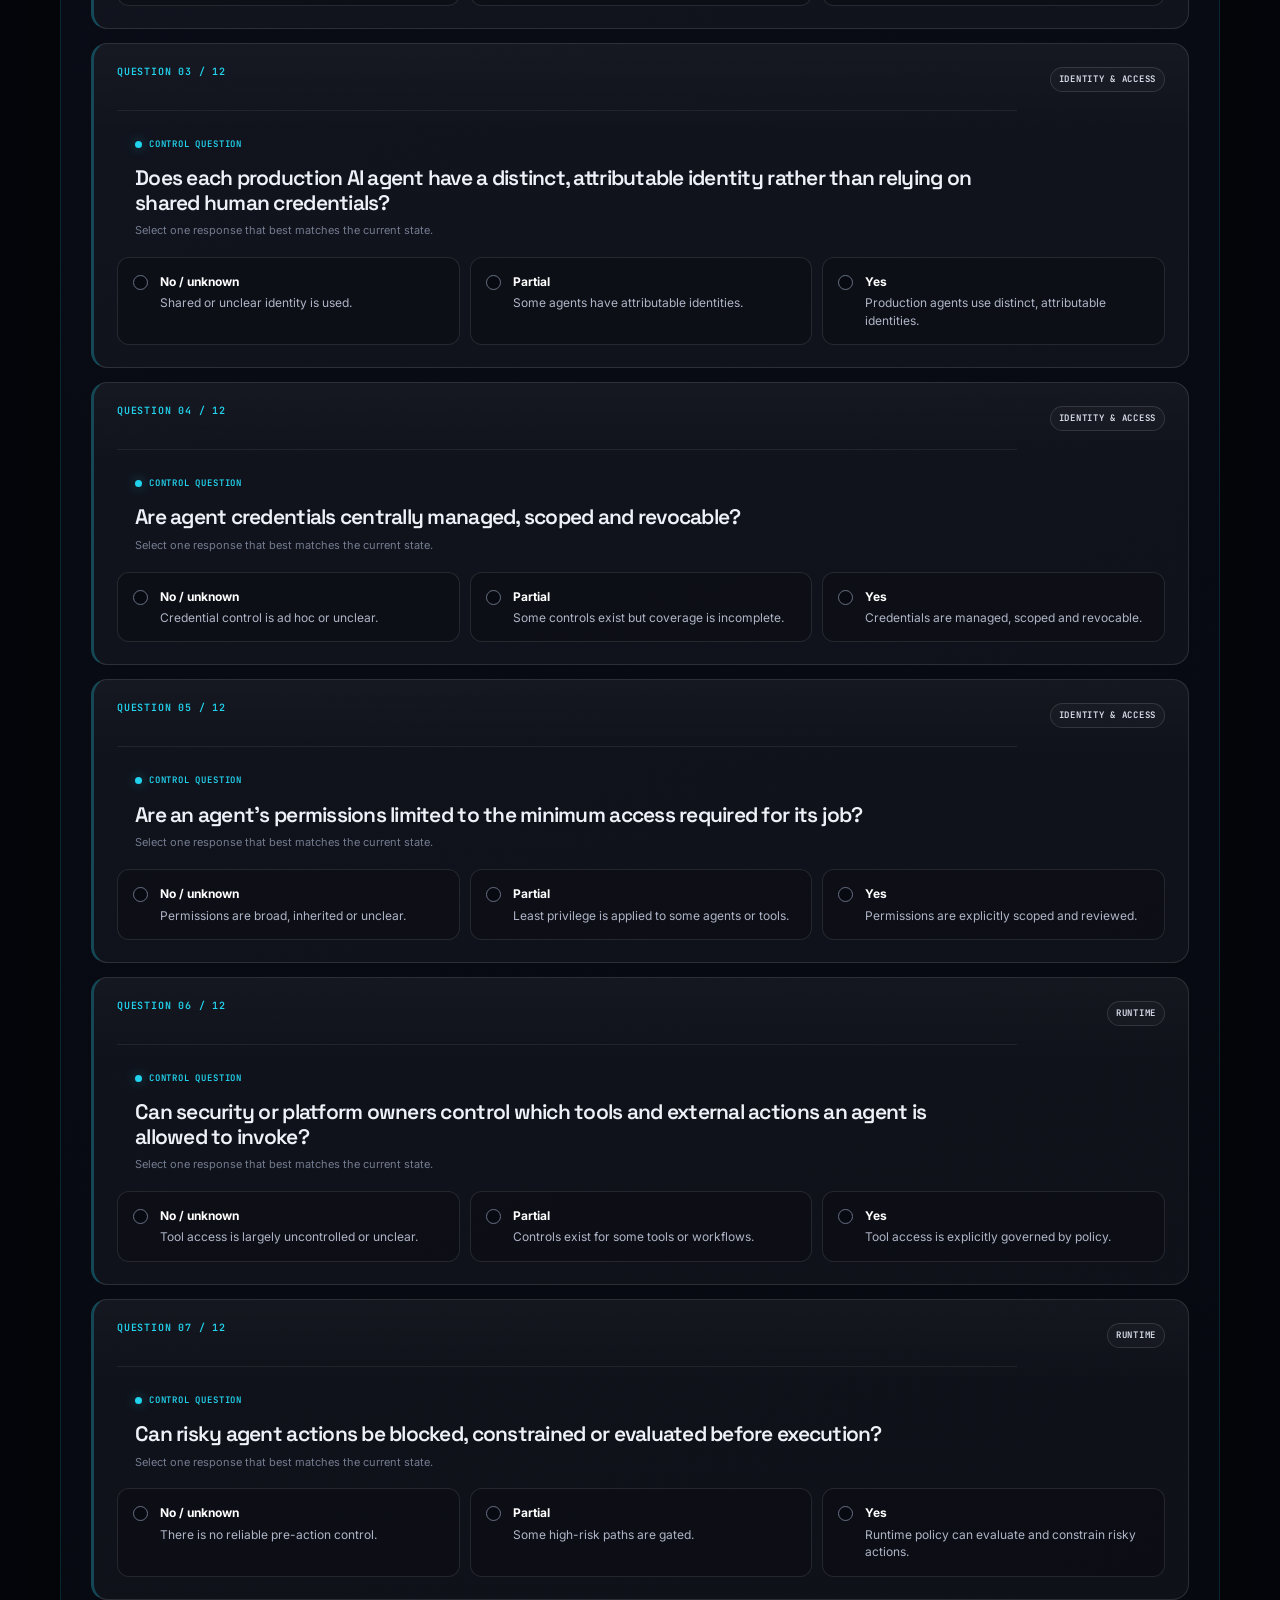
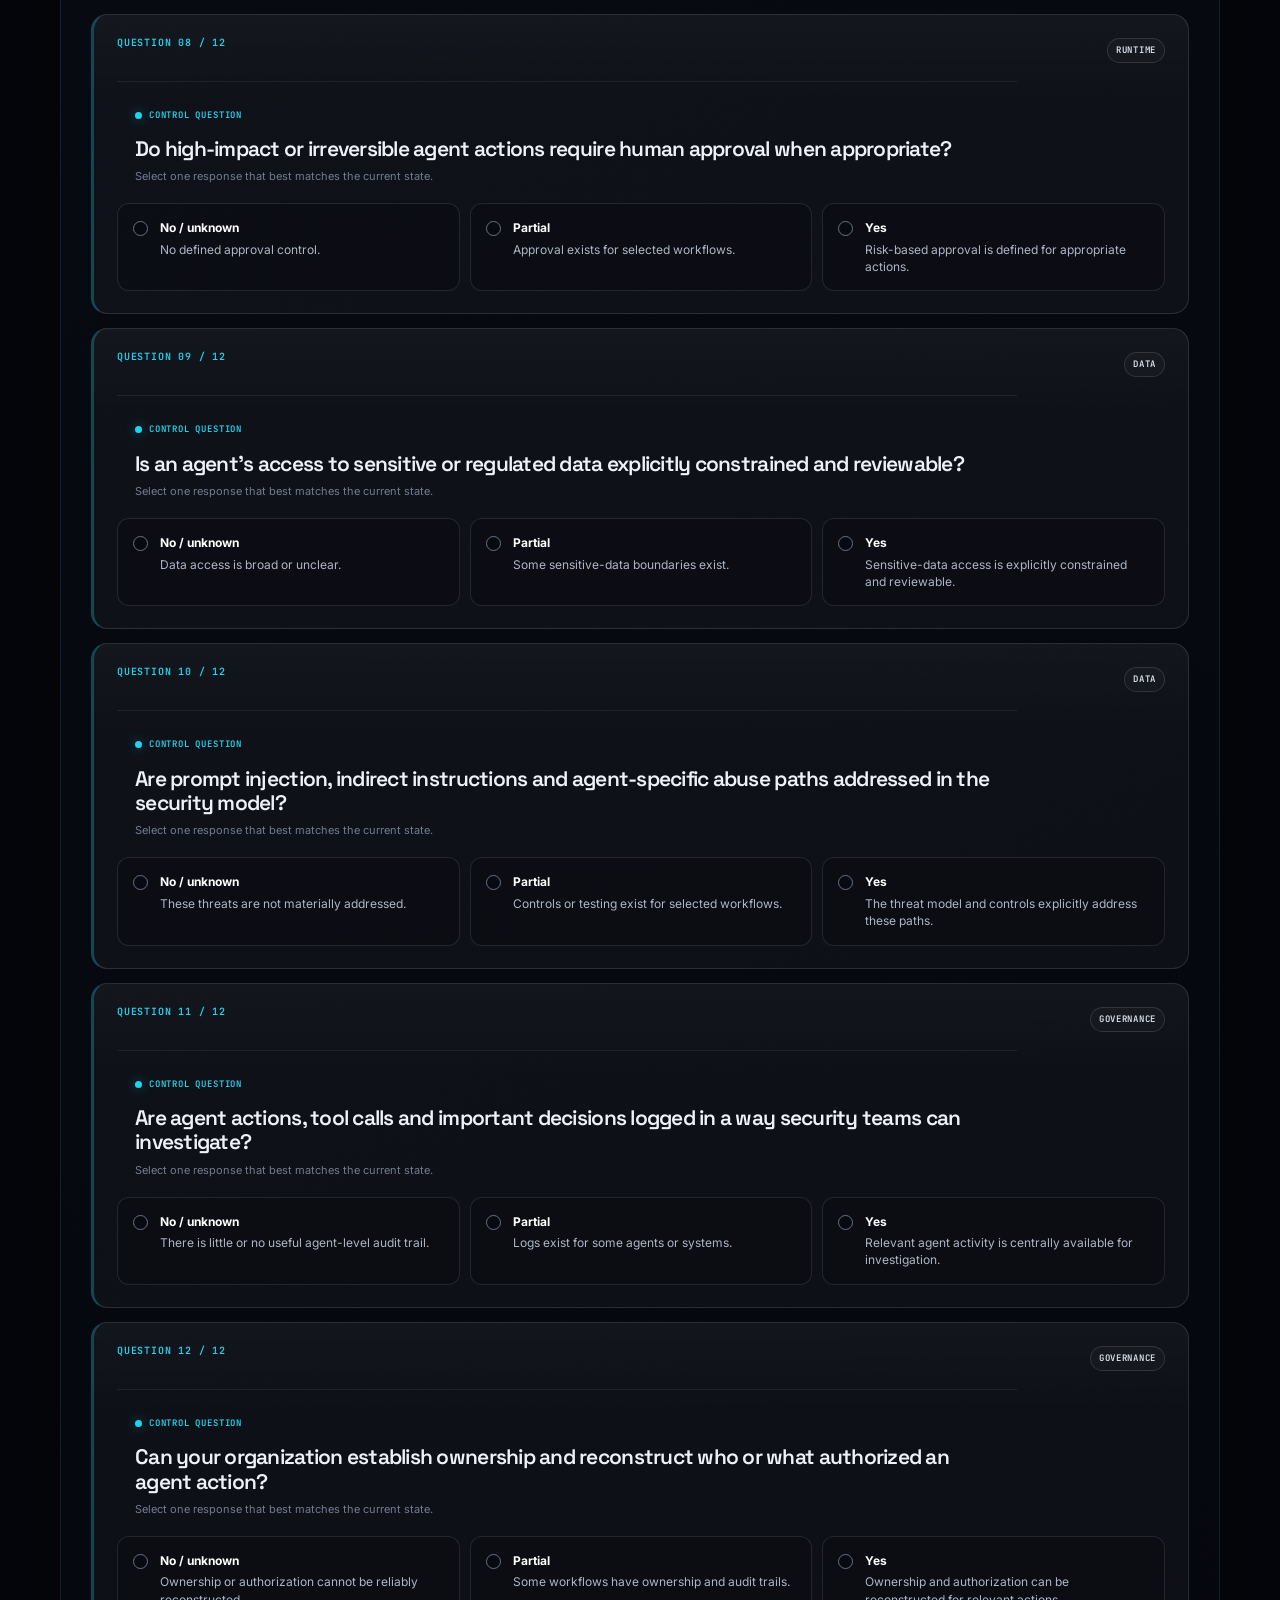
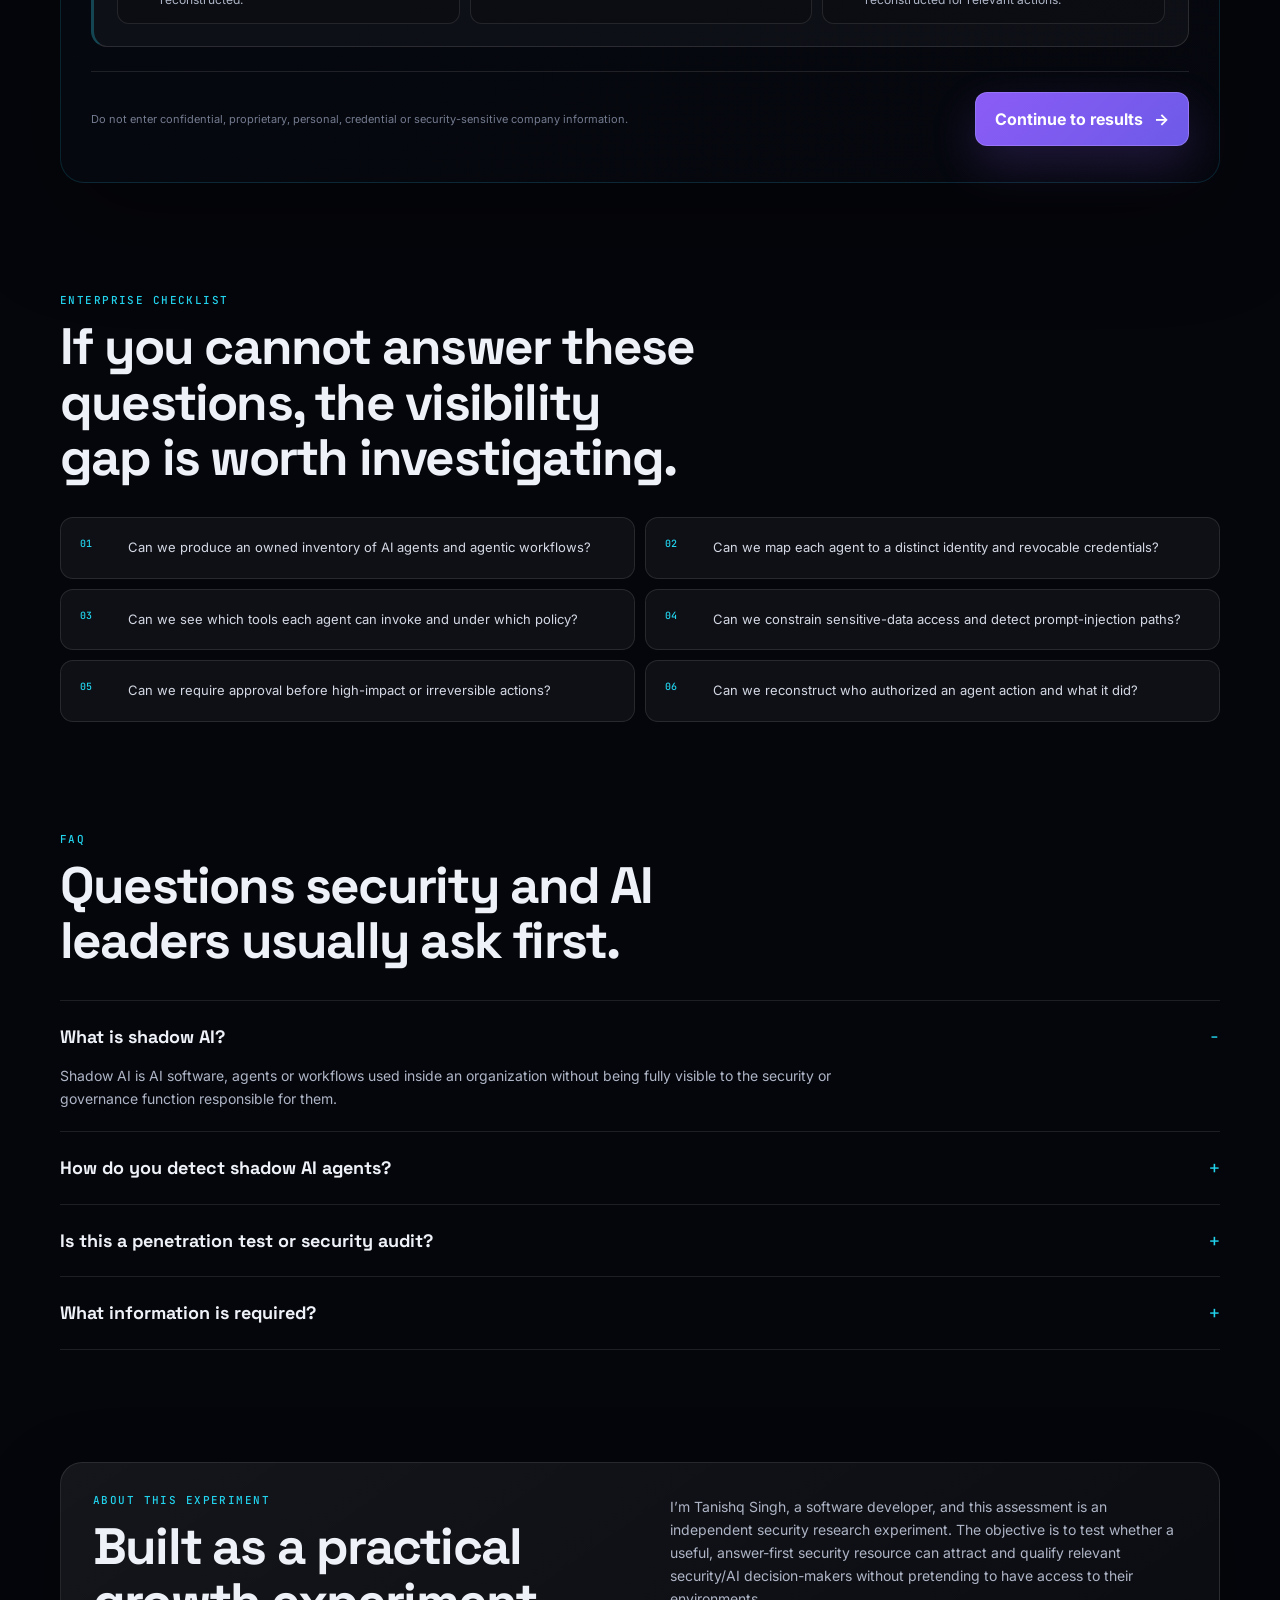
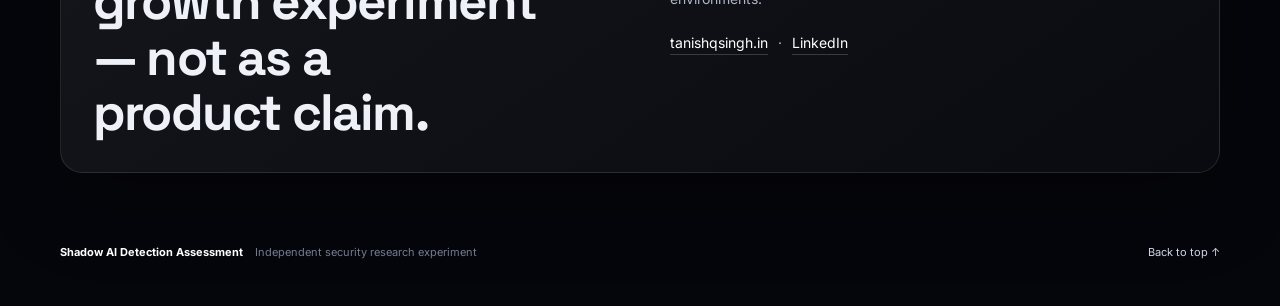
<file: shadow-ai-assessment/index.html>
<!doctype html>
<html lang="en">
<head>
  <!-- Google tag (gtag.js) -->
  <script async src="https://www.googletagmanager.com/gtag/js?id=G-D2R7K0CH46"></script>
  <script>
    window.dataLayer = window.dataLayer || [];
    function gtag(){dataLayer.push(arguments);}
    gtag('js', new Date());

    gtag('config', 'G-D2R7K0CH46');
  </script>
  <meta charset="utf-8">
  <meta name="viewport" content="width=device-width, initial-scale=1">
  <title>Shadow AI Detection Assessment — Enterprise AI Agent Security</title>
  <meta name="description" content="Free 2-minute Shadow AI Detection Assessment for security and AI leaders. Screen enterprise AI agent discovery, identity, runtime, data and governance controls.">
  <meta name="author" content="Tanishq Singh">
  <meta name="robots" content="index, follow, max-image-preview:large">
  <link rel="canonical" href="https://tanishqsingh.in/shadow-ai-assessment/">
  <meta name="theme-color" content="#05060b">

  <meta property="og:type" content="website">
  <meta property="og:title" content="Shadow AI Detection Assessment — Enterprise AI Agent Security">
  <meta property="og:description" content="Can your security team actually see every AI agent operating in your enterprise? Take the 2-minute control-screening assessment for Free.">
  <meta property="og:url" content="https://tanishqsingh.in/shadow-ai-assessment/">
  <meta property="og:site_name" content="Tanishq Singh">
  <meta property="og:image" content="https://tanishqsingh.in/assets/images/logo.webp">
  <meta name="twitter:card" content="summary_large_image">
  <meta name="twitter:title" content="Shadow AI Detection Assessment — Enterprise AI Agent Security">
  <meta name="twitter:description" content="A practical 12-question screen for enterprise AI agent discovery, access, runtime, data and governance controls.">
  <meta name="twitter:image" content="https://tanishqsingh.in/assets/images/logo.webp">

  <script type="application/ld+json">
  {
    "@context":"https://schema.org",
    "@type":"WebPage",
    "name":"Shadow AI Detection Assessment — Enterprise AI Agent Security",
    "url":"https://tanishqsingh.in/shadow-ai-assessment/",
    "description":"A 12-question self-assessment for screening enterprise AI agent security controls.",
    "author":{"@type":"Person","name":"Tanishq Singh","url":"https://tanishqsingh.in/"},
    "isPartOf":{"@type":"WebSite","name":"Tanishq Singh","url":"https://tanishqsingh.in/"}
  }
  </script>
  <script type="application/ld+json">
  {
    "@context":"https://schema.org",
    "@type":"BreadcrumbList",
    "itemListElement":[
      {"@type":"ListItem","position":1,"name":"Tanishq Singh","item":"https://tanishqsingh.in/"},
      {"@type":"ListItem","position":2,"name":"Shadow AI Detection Assessment","item":"https://tanishqsingh.in/shadow-ai-assessment/"}
    ]
  }
  </script>
  <script type="application/ld+json">
  {
    "@context":"https://schema.org",
    "@type":"FAQPage",
    "mainEntity":[
      {"@type":"Question","name":"What is shadow AI?","acceptedAnswer":{"@type":"Answer","text":"Shadow AI is AI software, agents or workflows used inside an organization without being fully visible to the security or governance function responsible for them."}},
      {"@type":"Question","name":"How do you detect shadow AI agents?","acceptedAnswer":{"@type":"Answer","text":"Start by discovering AI agents and agentic workflows across identities, code repositories, SaaS tools, model providers and tool integrations. Then connect each agent to an owner, identity, permissions, tools, data access, runtime controls and audit logs."}},
      {"@type":"Question","name":"Is this a penetration test or security audit?","acceptedAnswer":{"@type":"Answer","text":"No. This is a self-assessment based on the answers supplied by the participant. It does not access, scan or test an enterprise environment and should not be treated as a technical audit or assurance opinion."}},
      {"@type":"Question","name":"What information is required?","acceptedAnswer":{"@type":"Answer","text":"The assessment asks control questions and, to receive the exact score and report, requests a work email, job title and company. A LinkedIn URL is optional. Do not enter confidential, proprietary, credential or security-sensitive information."}}
    ]
  }
  </script>

  <link rel="preconnect" href="https://fonts.googleapis.com">
  <link rel="preconnect" href="https://fonts.gstatic.com" crossorigin>
  <link rel="icon" href="../assets/images/logo.webp" />
  <link href="https://fonts.googleapis.com/css2?family=Inter:wght@400;500;600;700&family=JetBrains+Mono:wght@400;500&family=Space+Grotesk:wght@500;600;700&display=swap" rel="stylesheet">
  <link rel="stylesheet" href="styles.css">
  <script src="https://challenges.cloudflare.com/turnstile/v0/api.js" async defer></script>
</head>
<body>
  <a class="skip-link" href="#assessment">Skip to assessment</a>
  <div class="ambient" aria-hidden="true"><span></span><span></span><span></span></div>
  <div class="grid" aria-hidden="true"></div>

  <header class="topbar">
    <div class="shell topbar-inner">
      <a class="brand" href="/" aria-label="Back to Tanishq Singh portfolio">
        <span class="brand-mark logo-mark">
          <img src="/assets/images/logo.webp" alt="Tanishq Singh">
        </span>
        <span>Tanishq Singh</span>
      </a>
      <div class="topbar-right">
        <span class="status-dot" aria-hidden="true"></span>
        <span>Independent research experiment</span>
      </div>
    </div>
  </header>

  <main>
    <section class="hero shell" id="top">
      <div class="eyebrow"><span>SHADOW AI / AGENT SECURITY</span><i></i><span>12 QUESTIONS</span></div>
      <div class="hero-grid">
        <div>
          <h1>Shadow AI Detection Assessment <span>— Enterprise AI Agent Security</span></h1>
          <p class="hero-lede">Can your security team actually see every AI agent operating in your enterprise?</p>
          <p class="hero-copy">Screen the control coverage around AI agents, agentic workflows and tool-connected automation across discovery, identity, runtime, data and governance.</p>
          <div class="hero-actions">
            <a class="btn btn-primary" href="#assessment">Take the FREE 2-Minute Assessment <span>→</span></a>
            <a class="text-link" href="#methodology">See how it works</a>
          </div>
          <div class="microproof"><span>12 questions</span><b>·</b><span>0 environment access</span><b>·</b><span>exact score after results gate</span></div>
        </div>
        <aside class="hero-panel" aria-label="Assessment summary">
          <div class="panel-kicker">CONTROL SCREEN</div>
          <div class="panel-title">Where can visibility break?</div>
          <div class="signal-list">
            <div><span>01</span><strong>Discovery</strong><em>Can you find the agents?</em></div>
            <div><span>02</span><strong>Identity & access</strong><em>Who can act, and with what?</em></div>
            <div><span>03</span><strong>Runtime</strong><em>Can risky actions be gated?</em></div>
            <div><span>04</span><strong>Data</strong><em>What can the agent reach?</em></div>
            <div><span>05</span><strong>Governance</strong><em>Can actions be explained later?</em></div>
          </div>
        </aside>
      </div>
      <div class="independent-note"><strong>Independent security research experiment.</strong> This page is created and operated by Tanishq Singh as a practical growth exercise. It is not a product, audit or endorsement for any security vendor.</div>
    </section>

    <section class="answer-section shell" id="answers">
      <div class="section-heading">
        <div class="eyebrow"><span>QUICK ANSWERS</span></div>
        <h2>Shadow AI becomes a security problem when visibility stops at the model.</h2>
        <p>Traditional software inventories can miss AI agents because an agent is not only a model. It may be a workflow spanning identities, prompts, code, SaaS applications, MCP/tool servers, APIs and production data.</p>
      </div>
      <div class="answer-grid">
        <article class="answer-card">
          <span class="card-number">01</span>
          <h3>What is Shadow AI?</h3>
          <p>AI software, agents or workflows used inside an organization without being fully visible to the security or governance function responsible for them.</p>
        </article>
        <article class="answer-card">
          <span class="card-number">02</span>
          <h3>How do you detect AI agents?</h3>
          <p>Discover agents across identities, repositories, SaaS tools, model providers and tool integrations. Then connect each one to an owner, permissions, tools, data access and logs.</p>
        </article>
        <article class="answer-card">
          <span class="card-number">03</span>
          <h3>Why can inventories miss them?</h3>
          <p>An agent can be assembled from ordinary services. A single inventory entry for a model or SaaS app may not reveal the execution path, delegated identity, tool calls or downstream data access.</p>
        </article>
      </div>
    </section>

    <section class="controls-section shell" id="methodology">
      <div class="section-heading split">
        <div>
          <div class="eyebrow"><span>WHAT THIS SCREENS</span></div>
          <h2>Five control areas. One practical question: can you see and constrain the execution path?</h2>
        </div>
        <p>The assessment uses 12 questions scored 0–2. The resulting number is a screening score derived from the participant's responses — not a technical assurance rating.</p>
      </div>
      <div class="control-grid">
        <div class="control"><span>01</span><strong>Discovery</strong><p>Agent discovery and owned inventory.</p></div>
        <div class="control"><span>02</span><strong>Identity & access</strong><p>Identity, credentials, authorization and tool permissions.</p></div>
        <div class="control"><span>03</span><strong>Runtime</strong><p>Policy enforcement, risky-action controls and human approval.</p></div>
        <div class="control"><span>04</span><strong>Data</strong><p>Sensitive-data boundaries and prompt-injection-aware controls.</p></div>
        <div class="control"><span>05</span><strong>Governance</strong><p>Logging, ownership and reconstructable action history.</p></div>
      </div>
      <div class="methodology-box">
        <div><span class="mono-label">SCORING</span><strong>12 questions × 0–2 points = 0–24</strong></div>
        <div><span class="mono-label">INPUT</span><strong>Reported controls only</strong></div>
        <div><span class="mono-label">LIMITATION</span><strong>No environment access or validation</strong></div>
      </div>
    </section>

    <section class="assessment-section shell" id="assessment">
      <div class="assessment-head">
        <div>
          <div class="eyebrow"><span>LIVE SELF-ASSESSMENT</span><i></i><span>12 CONTROL QUESTIONS</span></div>
          <h2>Answer the 12 control questions.</h2>
          <p>Select one response for every question based on the current enterprise state. If you do not know, select “Not sure / not established” — uncertainty is itself a useful signal.</p>
        </div>
        <div class="progress-card" aria-live="polite">
          <div><span id="progressText">0 of 12 answered</span><strong id="progressPercent">0%</strong></div>
          <div class="progress-track"><i id="progressBar"></i></div>
        </div>
      </div>

      <div class="assessment-launch" aria-label="Assessment instructions">
        <div class="launch-badge">02 / 03 · Assessment starts here</div>
        <div class="launch-copy">
          <strong>These are the questions you need to answer.</strong>
          <p>One response per question. Your progress is tracked above and becomes a compact sticky bar while you work through the assessment.</p>
        </div>
        <div class="launch-meta" aria-label="Assessment details">
          <span>12 questions</span><span>~2 minutes</span><span>Instant screening score</span>
        </div>
      </div>

      <div id="stickyProgress" class="sticky-progress" aria-live="polite" aria-hidden="true" hidden>
        <div class="sticky-progress-inner shell">
          <div class="sticky-progress-label">
            <span>ASSESSMENT PROGRESS</span>
            <strong id="stickyProgressText">0 of 12 answered</strong>
          </div>
          <div class="sticky-progress-track" aria-hidden="true"><i id="stickyProgressBar"></i></div>
          <strong class="sticky-progress-percent" id="stickyProgressPercent">0%</strong>
        </div>
      </div>

      <form id="assessmentForm" aria-describedby="assessmentInstructions" novalidate>
        <p id="assessmentInstructions" class="sr-only">Answer every numbered control question by selecting one of the three response options.</p>
        <div id="questionList" class="question-list"></div>
        <div class="assessment-actions">
          <p class="form-note">Do not enter confidential, proprietary, personal, credential or security-sensitive company information.</p>
          <button type="submit" class="btn btn-primary" id="continueButton">Continue to results <span>→</span></button>
        </div>
        <p id="assessmentError" class="error-message" role="alert" hidden></p>
      </form>
    </section>

    <section class="gate-section shell" id="resultsGate" hidden>
      <div class="gate-card">
        <div class="eyebrow"><span>RESULTS READY</span></div>
        <div class="gate-grid">
          <div>
            <h2>Your screening is complete.</h2>
            <p>You have answered all 12 questions. Enter a few professional details to reveal the exact screening score and receive the detailed result breakdown.</p>
            <div class="privacy-assurance">
              <strong>
                <svg class="privacy-icon" viewBox="0 0 24 24" aria-hidden="true">
                  <path d="M12 3l7 3v5c0 4.7-2.9 8.1-7 10-4.1-1.9-7-5.3-7-10V6l7-3z"></path>
                  <path d="m9 12 2 2 4-4"></path>
                </svg>
                No spam. No sales emails.
              </strong>
              <span>Your email is only used to deliver your assessment result and report.</span>
            </div>

            <div class="score-preview">
              <div class="score-preview-top">
                <span>YOUR SCREENING SCORE</span>
                <em>READY TO REVEAL</em>
              </div>
              <div class="score-preview-value">
                <strong>••</strong>
                <span>/ 24</span>
              </div>
              <div class="score-preview-bottom">
                <span>12 questions completed</span>
                <span>Exact score revealed after submission</span>
              </div>
            </div>

            <p class="gate-disclaimer">The exact score is derived from your answers and is not a security certification, audit opinion or guarantee.</p>
          </div>
          <form id="leadForm" class="lead-form" novalidate>
            <label>Work email <span>*</span><input type="email" id="email" name="email" autocomplete="email" placeholder="you@company.com" required></label>
            <label>Job title <span>*</span><input type="text" id="jobTitle" name="jobTitle" autocomplete="organization-title" placeholder="CISO, Head of Security, Head of AI..." required></label>
            <label>Company <span>*</span><input type="text" id="company" name="company" autocomplete="organization" placeholder="Company name" required></label>
            <label>LinkedIn URL <small>optional</small><input type="url" id="linkedin" name="linkedin" autocomplete="url" placeholder="https://www.linkedin.com/in/..." inputmode="url"></label>
            <div class="turnstile-wrap">
                <div class="cf-turnstile"
                    data-sitekey="0x4AAAAAAFA3YSY25CPnnmqI"
                    data-theme="dark">
                </div>
            </div>
            <label class="consent"><input type="checkbox" id="consent" required><span>I want to receive my assessment result and report at this email address.</span></label>
            <button class="btn btn-primary" type="submit" id="leadButton">View My Free Score & Get My Report <span>→</span></button>
            <p class="privacy-note">Only information needed to deliver and measure this experiment is requested. No passwords, credentials or security-sensitive details are collected here.</p>
            <p id="leadError" class="error-message" role="alert" hidden></p>
          </form>
        </div>
      </div>
    </section>

    <section class="result-section shell" id="result" hidden>
      <div class="result-card">
        <div class="result-top">
          <div>
            <div class="eyebrow"><span>YOUR SCREENING RESULT</span></div>
            <h2 id="resultBand">Result</h2>
            <p id="resultSummary"></p>
          </div>
          <div class="score-ring" aria-label="Your screening score"><strong id="scoreValue">0</strong><span>/ 24</span></div>
        </div>
        <div id="categoryResults" class="category-results"></div>
        <div class="result-actions">
          <a class="btn btn-ghost" href="#assessment">Review answers</a>
          <a class="btn btn-primary" href="mailto:?subject=Shadow%20AI%20Detection%20Assessment">Share assessment <span>↗</span></a>
        </div>
        <p class="result-disclaimer"><strong>Important:</strong> This result is a self-reported control-screening output. It does not test your systems, validate controls, identify actual shadow AI in your environment or constitute a security audit.</p>
      </div>
    </section>

    <section class="checklist-section shell">
      <div class="section-heading">
        <div class="eyebrow"><span>ENTERPRISE CHECKLIST</span></div>
        <h2>If you cannot answer these questions, the visibility gap is worth investigating.</h2>
      </div>
      <div class="checklist-grid">
        <div><span>01</span><p>Can we produce an owned inventory of AI agents and agentic workflows?</p></div>
        <div><span>02</span><p>Can we map each agent to a distinct identity and revocable credentials?</p></div>
        <div><span>03</span><p>Can we see which tools each agent can invoke and under which policy?</p></div>
        <div><span>04</span><p>Can we constrain sensitive-data access and detect prompt-injection paths?</p></div>
        <div><span>05</span><p>Can we require approval before high-impact or irreversible actions?</p></div>
        <div><span>06</span><p>Can we reconstruct who authorized an agent action and what it did?</p></div>
      </div>
    </section>

    <section class="faq-section shell" id="faq">
      <div class="section-heading"><div class="eyebrow"><span>FAQ</span></div><h2>Questions security and AI leaders usually ask first.</h2></div>
      <div class="faq-list">
        <details open><summary>What is shadow AI?</summary><p>Shadow AI is AI software, agents or workflows used inside an organization without being fully visible to the security or governance function responsible for them.</p></details>
        <details><summary>How do you detect shadow AI agents?</summary><p>Start with discovery across identities, repositories, SaaS tools, model providers and tool integrations. Then map each agent to an owner, identity, permissions, tools, data access, runtime controls and audit logs.</p></details>
        <details><summary>Is this a penetration test or security audit?</summary><p>No. This is a self-assessment based on supplied answers. It does not access, scan or test an enterprise environment and should not be treated as a technical audit or assurance opinion.</p></details>
        <details><summary>What information is required?</summary><p>The assessment asks control questions and requests a work email, job title and company to reveal the exact score and deliver the report. LinkedIn is optional. Do not enter confidential or security-sensitive information.</p></details>
      </div>
    </section>

    <section class="about-experiment shell">
      <div class="about-card">
        <div>
          <div class="eyebrow"><span>ABOUT THIS EXPERIMENT</span></div>
          <h2>Built as a practical growth experiment — not as a product claim.</h2>
        </div>
        <div>
          <p>I’m Tanishq Singh, a software developer, and this assessment is an independent security research experiment. The objective is to test whether a useful, answer-first security resource can attract and qualify relevant security/AI decision-makers without pretending to have access to their environments.</p>
          <p class="about-links"><a href="/">tanishqsingh.in</a><span>·</span><a href="https://www.linkedin.com/in/tanishq-singh-/" target="_blank" rel="noopener noreferrer">LinkedIn</a></p>
        </div>
      </div>
    </section>
  </main>

  <footer class="footer shell">
    <div><strong>Shadow AI Detection Assessment</strong><span>Independent security research experiment</span></div>
    <a href="#top">Back to top ↑</a>
  </footer>

  <noscript>
    <div class="noscript">JavaScript is required to complete the interactive assessment. The explanatory content above remains available without JavaScript.</div>
  </noscript>

  <script src="script.js" defer></script>
</body>
</html>
</file>
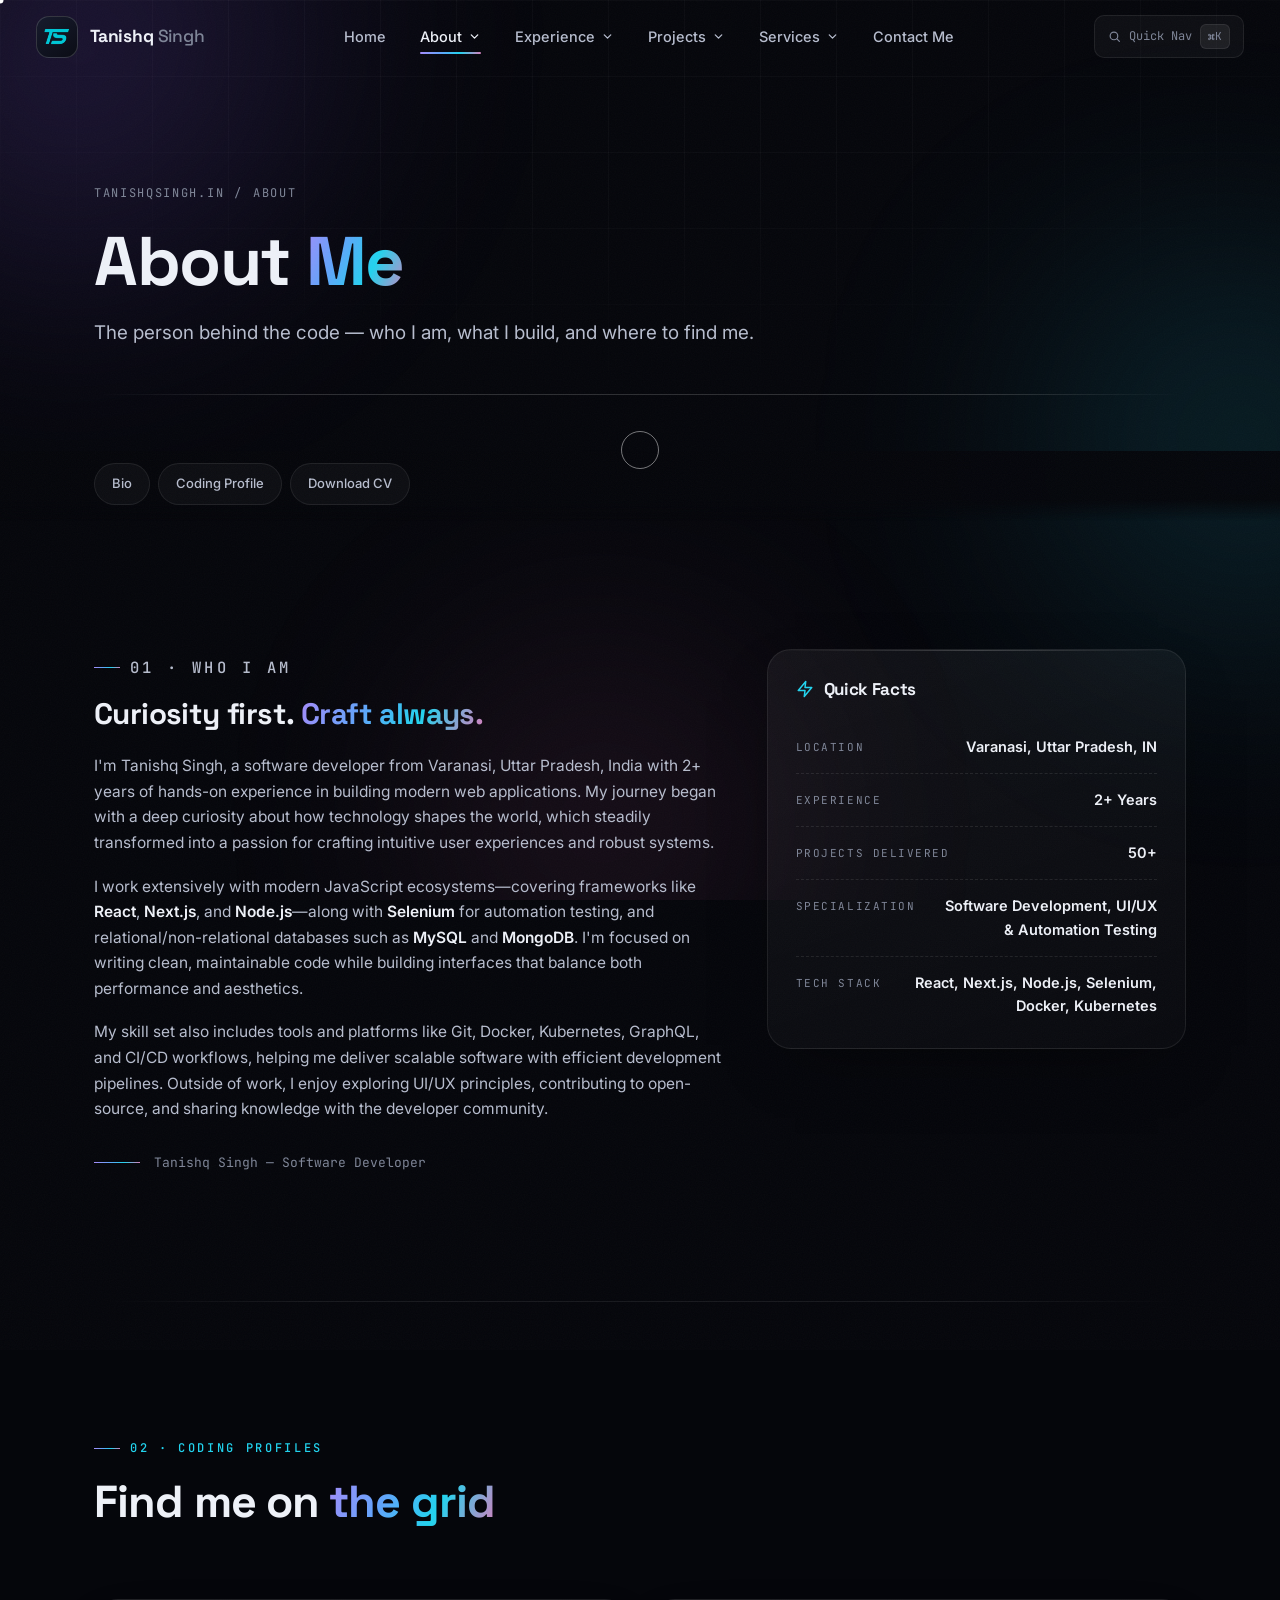
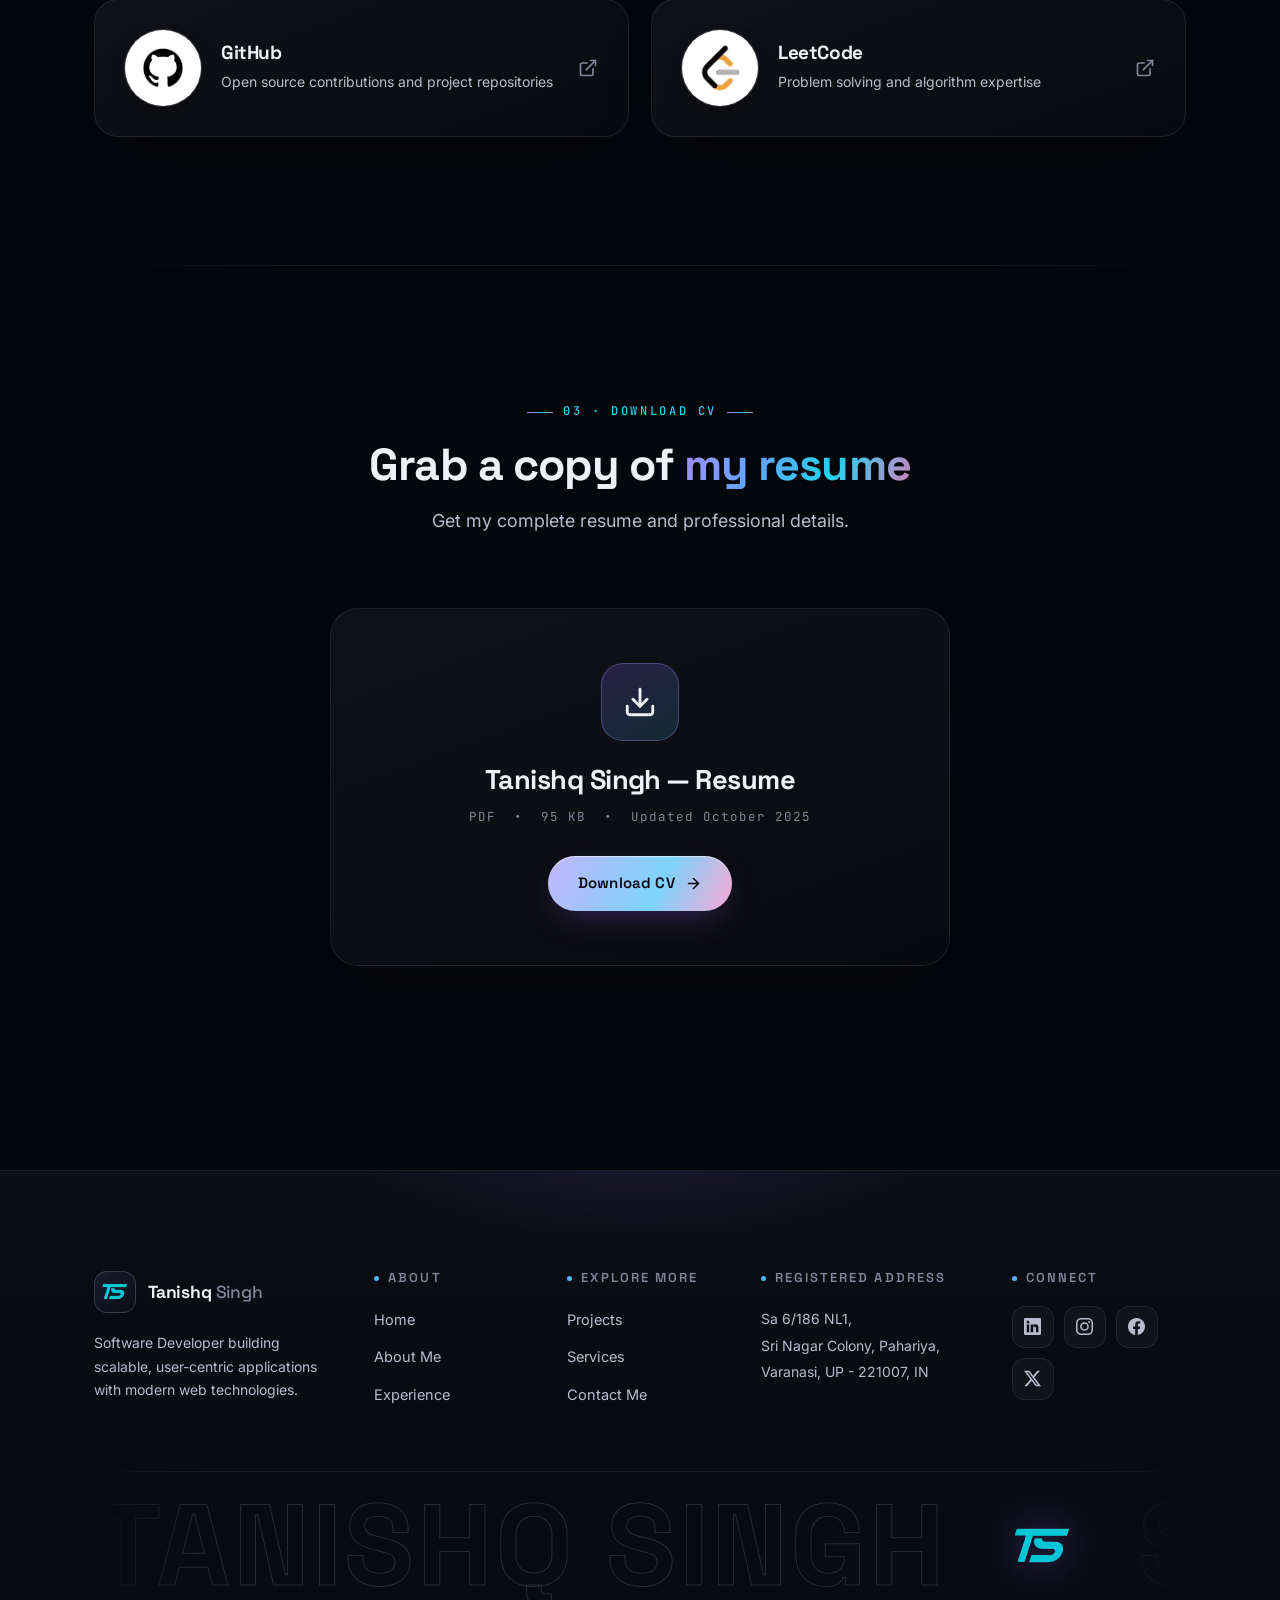
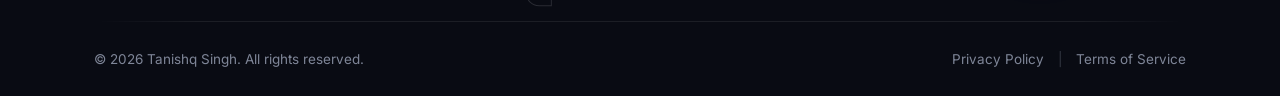
<file: about.html>
<!DOCTYPE html>
<html lang="en">
<head>
  <!-- Google tag (gtag.js) -->
  <script async src="https://www.googletagmanager.com/gtag/js?id=G-D2R7K0CH46"></script>
  <script>
    window.dataLayer = window.dataLayer || [];
    function gtag(){dataLayer.push(arguments);}
    gtag('js', new Date());

    gtag('config', 'G-D2R7K0CH46');
  </script>
  <meta charset="UTF-8" />
  <meta name="viewport" content="width=device-width, initial-scale=1.0" />
  <title>About — Tanishq Singh | Full Stack Developer</title>
  <meta name="description" content="Learn more about Tanishq Singh — a Full Stack Developer passionate about building scalable, user-centric applications using modern JavaScript technologies." />
  <meta name="keywords" content="Tanishq Singh, about, portfolio, full stack developer, software engineer, web developer, JavaScript, React, Node.js, MERN" />
  <meta name="author" content="Tanishq Singh" />
  <meta name="robots" content="index, follow" />
  <link rel="canonical" href="https://tanishqsingh.in/about.html" />
  <meta property="og:type" content="profile" />
  <meta property="og:title" content="About — Tanishq Singh | Full Stack Developer" />
  <meta property="og:description" content="Know more about Tanishq Singh — a software developer specializing in creating intuitive, scalable web applications." />
  <meta property="og:url" content="https://tanishqsingh.in/about.html" />
  <meta property="og:image" content="https://tanishqsingh.in/assets/images/logo.webp" />
  <meta property="og:site_name" content="Tanishq Singh Portfolio" />
  <meta name="twitter:card" content="summary_large_image" />
  <meta name="twitter:title" content="About — Tanishq Singh | Full Stack Developer" />
  <meta name="twitter:description" content="Learn about Tanishq Singh — Full Stack Developer building modern, scalable web solutions." />
  <meta name="twitter:image" content="https://tanishqsingh.in/assets/images/logo.webp" />  <script type="application/ld+json">
  {
    "@context": "https://schema.org",
    "@type": "Person",
    "name": "Tanishq Singh",
    "url": "https://tanishqsingh.in/about.html",
    "jobTitle": "Full Stack Developer",
    "image": "https://tanishqsingh.in/assets/images/logo.webp",
    "sameAs": [
      "https://www.linkedin.com/in/tanishq-singh-/",
      "https://www.instagram.com/tanishqsingh.in/",
      "https://facebook.com/tanishqsingh.in/",
      "https://x.com/tanishqsingh_/",
      "https://t.me/tanishq_singh/",
      "https://wa.me/918881155518/"
    ]
  }
  </script>
  <link rel="manifest" href="/manifest.json" />
  <link rel="icon" href="assets/images/logo.webp" />
  <link rel="preconnect" href="https://fonts.googleapis.com" />
  <link rel="preconnect" href="https://fonts.gstatic.com" crossorigin />
  <link href="https://fonts.googleapis.com/css2?family=Inter:wght@400;500;600&family=JetBrains+Mono:wght@400;500&family=Space+Grotesk:wght@500;600;700&display=swap" rel="stylesheet" />
  <link rel="stylesheet" href="styles.css" />
  <script>document.documentElement.classList.add("js");setTimeout(function(){document.documentElement.classList.add("loaded")},3800);</script>
</head>

<body>

  <div class="preloader" aria-hidden="true">
    <div class="pre-mark"><img src="assets/images/logo.webp" alt="" /></div>
    <div class="pre-name" aria-hidden="true">
      <span style="animation-delay:.05s">T</span><span style="animation-delay:.1s">A</span><span style="animation-delay:.15s">N</span><span style="animation-delay:.2s">I</span><span style="animation-delay:.25s">S</span><span style="animation-delay:.3s">H</span><span style="animation-delay:.35s">Q</span>
    </div>
    <div class="pre-bar"><i></i></div>
    <div class="pre-count">000 %</div>
  </div>

  <div class="cursor-dot" aria-hidden="true"></div>
  <div class="cursor-ring" aria-hidden="true"><span class="cursor-label"></span></div>

  <div class="scroll-progress" aria-hidden="true"><i></i></div>

  <div class="aurora" aria-hidden="true">
    <div class="aurora-blob b1"></div>
    <div class="aurora-blob b2"></div>
    <div class="aurora-blob b3"></div>
  </div>
  <div class="grid-overlay" aria-hidden="true"></div>


  <header class="site-header">
    <div class="nav-shell">
      <a href="index.html" class="brand" aria-label="Tanishq Singh — Home">
        <span class="brand-mark"><img src="assets/images/logo.webp" alt="Tanishq Singh logo" /></span>
        <span class="brand-name">Tanishq&nbsp;<em>Singh</em></span>
      </a>

      <nav class="nav-desktop" aria-label="Primary">
        <a href="index.html" class="nav-link">Home</a>

        <div class="nav-drop">
          <button class="nav-link drop-toggle active" aria-haspopup="true">
            About
            <svg class="chev" viewBox="0 0 24 24" fill="none" stroke="currentColor" stroke-width="2.4" stroke-linecap="round" stroke-linejoin="round"><polyline points="6 9 12 15 18 9"/></svg>
          </button>
          <div class="drop-panel">
            <a href="#bio"><i></i>About Me</a>
            <a href="#coding"><i></i>Coding Profile</a>
            <a href="#download"><i></i>Download CV</a>
          </div>
        </div>

        <div class="nav-drop">
          <button class="nav-link drop-toggle" aria-haspopup="true">
            Experience
            <svg class="chev" viewBox="0 0 24 24" fill="none" stroke="currentColor" stroke-width="2.4" stroke-linecap="round" stroke-linejoin="round"><polyline points="6 9 12 15 18 9"/></svg>
          </button>
          <div class="drop-panel">
            <a href="experience.html#work"><i></i>Work Experience</a>
            <a href="experience.html#education"><i></i>Education</a>
            <a href="experience.html#certifications"><i></i>Certifications</a>
            <a href="experience.html#achievements"><i></i>Achievements</a>
            <a href="experience.html#skills"><i></i>Skills</a>
          </div>
        </div>

        <div class="nav-drop">
          <button class="nav-link drop-toggle" aria-haspopup="true">
            Projects
            <svg class="chev" viewBox="0 0 24 24" fill="none" stroke="currentColor" stroke-width="2.4" stroke-linecap="round" stroke-linejoin="round"><polyline points="6 9 12 15 18 9"/></svg>
          </button>
          <div class="drop-panel">
            <a href="projects.html#personal"><i></i>Personal Projects</a>
            <a href="projects.html#research"><i></i>Research Works</a>
            <a href="projects.html#opensource"><i></i>Open Source</a>
          </div>
        </div>

        <div class="nav-drop">
          <button class="nav-link drop-toggle" aria-haspopup="true">
            Services
            <svg class="chev" viewBox="0 0 24 24" fill="none" stroke="currentColor" stroke-width="2.4" stroke-linecap="round" stroke-linejoin="round"><polyline points="6 9 12 15 18 9"/></svg>
          </button>
          <div class="drop-panel">
            <a href="services.html#products"><i></i>Products</a>
            <a href="services.html#consultancy"><i></i>Consultancy</a>
            <a href="services.html#more"><i></i>More</a>
          </div>
        </div>
        <a href="contact.html" class="nav-link">Contact Me</a>
      </nav>

      <div class="nav-side">
        <button class="cmdk-btn" aria-label="Open quick navigation">
          <svg width="13" height="13" viewBox="0 0 24 24" fill="none" stroke="currentColor" stroke-width="2.2" stroke-linecap="round"><circle cx="11" cy="11" r="7"/><line x1="21" y1="21" x2="16.5" y2="16.5"/></svg>
          Quick Nav <span class="kbd">⌘K</span>
        </button>
        <button class="burger" aria-label="Toggle menu" aria-expanded="false">
          <span></span><span></span><span></span>
        </button>
      </div>
    </div>
  </header>

  <div class="mobile-drawer" id="mobileDrawer">
    <div class="drawer-inner">
      <a href="index.html" class="m-link">Home</a>

      <div class="m-group">
        <button class="m-toggle">About
          <svg class="chev" viewBox="0 0 24 24" fill="none" stroke="currentColor" stroke-width="2.4" stroke-linecap="round" stroke-linejoin="round"><polyline points="6 9 12 15 18 9"/></svg>
        </button>
        <div class="m-panel"><div>
          <a href="#bio">About Me</a>
          <a href="#coding">Coding Profile</a>
          <a href="#download">Download CV</a>
        </div></div>
      </div>

      <div class="m-group">
        <button class="m-toggle">Experience
          <svg class="chev" viewBox="0 0 24 24" fill="none" stroke="currentColor" stroke-width="2.4" stroke-linecap="round" stroke-linejoin="round"><polyline points="6 9 12 15 18 9"/></svg>
        </button>
        <div class="m-panel"><div>
          <a href="experience.html#work">Work Experience</a>
          <a href="experience.html#education">Education</a>
          <a href="experience.html#certifications">Certifications</a>
          <a href="experience.html#achievements">Achievements</a>
          <a href="experience.html#skills">Skills</a>
        </div></div>
      </div>

      <div class="m-group">
        <button class="m-toggle">Projects
          <svg class="chev" viewBox="0 0 24 24" fill="none" stroke="currentColor" stroke-width="2.4" stroke-linecap="round" stroke-linejoin="round"><polyline points="6 9 12 15 18 9"/></svg>
        </button>
        <div class="m-panel"><div>
          <a href="projects.html#personal">Personal Projects</a>
          <a href="projects.html#research">Research Works</a>
          <a href="projects.html#opensource">Open Source</a>
        </div></div>
      </div>

      <div class="m-group">
        <button class="m-toggle">Services
          <svg class="chev" viewBox="0 0 24 24" fill="none" stroke="currentColor" stroke-width="2.4" stroke-linecap="round" stroke-linejoin="round"><polyline points="6 9 12 15 18 9"/></svg>
        </button>
        <div class="m-panel"><div>
          <a href="services.html#products">Products</a>
          <a href="services.html#consultancy">Consultancy</a>
          <a href="services.html#more">More</a>
        </div></div>
      </div>
      <a href="contact.html" class="m-link">Contact Me</a>

      <div class="drawer-cta">
        <a href="projects.html" class="btn btn-primary">View My Work</a>
        <a href="contact.html" class="btn btn-ghost">Get in Touch</a>
      </div>
      <p class="drawer-meta">VARANASI, IN — UTC+5:30</p>
    </div>
  </div>

  <div class="cmdk" role="dialog" aria-modal="true" aria-label="Quick navigation">
    <div class="cmdk-panel">
      <div class="cmdk-row">
        <svg viewBox="0 0 24 24" fill="none" stroke="currentColor" stroke-width="2.2" stroke-linecap="round"><circle cx="11" cy="11" r="7"/><line x1="21" y1="21" x2="16.5" y2="16.5"/></svg>
        <input class="cmdk-input" type="text" placeholder="Jump to a page or section…" aria-label="Search site" />
        <span class="kbd">ESC</span>
      </div>
      <div class="cmdk-list" role="listbox"></div>
      <div class="cmdk-foot"><span><b>↑</b><b>↓</b> navigate</span><span><b>↵</b> open</span><span><b>esc</b> close</span></div>
    </div>
  </div>

  <main id="main">

    <div class="page-head">
      <div class="container">
        <p class="crumbs" data-reveal><a href="index.html">tanishqsingh.in</a> <span>/</span> about</p>
        <h1 class="page-title" data-reveal style="--rd:80ms">About <span class="grad-text">Me</span></h1>
        <p class="page-sub" data-reveal style="--rd:160ms">The person behind the code — who I am, what I build, and where to find me.</p>
        <div class="page-head-line" data-reveal style="--rd:240ms"></div>
      </div>
    </div>

    <div class="page-subnav">
      <div class="container">
        <div class="subnav-track">
      <a href="#bio" class="subnav-chip" data-subnav="bio">Bio</a>
      <a href="#coding" class="subnav-chip" data-subnav="coding">Coding Profile</a>
      <a href="#download" class="subnav-chip" data-subnav="download">Download CV</a>
        </div>
      </div>
    </div>

    <section id="bio" class="section">
      <div class="container">
        <div class="bio-grid">
          <div class="bio-text" data-reveal>
            <p class="eyebrow">01 · Who I Am</p>
            <h3>Curiosity first. <span class="grad-text">Craft always.</span></h3>
            <p>I'm Tanishq Singh, a software developer from Varanasi, Uttar Pradesh, India with 2+ years of hands-on experience in building modern web applications. My journey began with a deep curiosity about how technology shapes the world, which steadily transformed into a passion for crafting intuitive user experiences and robust systems.</p>
            <p>I work extensively with modern JavaScript ecosystems—covering frameworks like <strong>React</strong>, <strong>Next.js</strong>, and <strong>Node.js</strong>—along with <strong>Selenium</strong> for automation testing, and relational/non-relational databases such as <strong>MySQL</strong> and <strong>MongoDB</strong>. I'm focused on writing clean, maintainable code while building interfaces that balance both performance and aesthetics.</p>
            <p>My skill set also includes tools and platforms like Git, Docker, Kubernetes, GraphQL, and CI/CD workflows, helping me deliver scalable software with efficient development pipelines. Outside of work, I enjoy exploring UI/UX principles, contributing to open-source, and sharing knowledge with the developer community.</p>
            <div class="sig"><span class="line"></span> Tanishq Singh — Software Developer</div>
          </div>

          <aside class="fact-card glass spot" data-reveal="right" data-spot>
            <h3>
              <svg viewBox="0 0 24 24" fill="none" stroke="currentColor" stroke-width="2" stroke-linecap="round" stroke-linejoin="round"><path d="M13 2 3 14h9l-1 8 10-12h-9l1-8z"/></svg>
              Quick Facts
            </h3>
            <div class="fact-row"><p class="fact-label">Location</p><p class="fact-value">Varanasi, Uttar Pradesh, IN</p></div>
            <div class="fact-row"><p class="fact-label">Experience</p><p class="fact-value">2+ Years</p></div>
            <div class="fact-row"><p class="fact-label">Projects Delivered</p><p class="fact-value">50+</p></div>
            <div class="fact-row"><p class="fact-label">Specialization</p><p class="fact-value">Software Development, UI/UX &amp; Automation Testing</p></div>
            <div class="fact-row"><p class="fact-label">Tech Stack</p><p class="fact-value">React, Next.js, Node.js, Selenium, Docker, Kubernetes</p></div>
          </aside>
        </div>
      </div>
    </section>

    <div class="container"><div class="sect-line"></div></div>

    <section id="coding" class="section">
      <div class="container">
        <div class="section-head" data-reveal>
          <p class="eyebrow">02 · Coding Profiles</p>
          <h2 class="section-title">Find me on <span class="grad-text">the grid</span></h2>
        </div>

        <div class="profiles-grid">
          <a href="https://github.com/singhtanishq" target="_blank" rel="noopener noreferrer" class="profile-card glass spot border-anim" data-reveal data-spot>
            <div class="logo-chip lg"><img src="assets/images/github.webp" alt="GitHub" loading="lazy" /></div>
            <div class="profile-info">
              <h3>GitHub</h3>
              <p>Open source contributions and project repositories</p>
            </div>
            <svg class="extern-icon" viewBox="0 0 24 24" fill="none" stroke="currentColor" stroke-width="2" stroke-linecap="round" stroke-linejoin="round"><path d="M18 13v6a2 2 0 0 1-2 2H5a2 2 0 0 1-2-2V8a2 2 0 0 1 2-2h6"/><polyline points="15 3 21 3 21 9"/><line x1="10" y1="14" x2="21" y2="3"/></svg>
          </a>

          <a href="https://leetcode.com/tanishqsingh" target="_blank" rel="noopener noreferrer" class="profile-card glass spot border-anim" data-reveal data-spot style="--rd:100ms">
            <div class="logo-chip lg"><img src="assets/images/leetcode.webp" alt="LeetCode" loading="lazy" /></div>
            <div class="profile-info">
              <h3>LeetCode</h3>
              <p>Problem solving and algorithm expertise</p>
            </div>
            <svg class="extern-icon" viewBox="0 0 24 24" fill="none" stroke="currentColor" stroke-width="2" stroke-linecap="round" stroke-linejoin="round"><path d="M18 13v6a2 2 0 0 1-2 2H5a2 2 0 0 1-2-2V8a2 2 0 0 1 2-2h6"/><polyline points="15 3 21 3 21 9"/><line x1="10" y1="14" x2="21" y2="3"/></svg>
          </a>
        </div>
      </div>
    </section>

    <div class="container"><div class="sect-line"></div></div>

    <section id="download" class="section">
      <div class="container">
        <div class="section-head center" data-reveal>
          <p class="eyebrow center">03 · Download CV</p>
          <h2 class="section-title">Grab a copy of <span class="grad-text">my resume</span></h2>
          <p class="section-sub">Get my complete resume and professional details.</p>
        </div>

        <div class="cv-card glass spot border-anim" data-reveal="zoom" data-spot>
          <div class="cv-icon">
            <svg viewBox="0 0 24 24" fill="none" stroke="currentColor" stroke-width="2" stroke-linecap="round" stroke-linejoin="round"><path d="M21 15v4a2 2 0 0 1-2 2H5a2 2 0 0 1-2-2v-4"/><polyline points="7 10 12 15 17 10"/><line x1="12" y1="15" x2="12" y2="3"/></svg>
          </div>
          <h3>Tanishq Singh — Resume</h3>
          <p class="cv-meta">PDF &nbsp;•&nbsp; 95 KB &nbsp;•&nbsp; Updated October 2025</p>
          <a href="https://drive.google.com/drive/folders/1B8v1vgovETIlgzoopx7lg_OgFwlJUig7?usp=sharing" target="_blank" rel="noopener noreferrer" class="btn btn-primary" data-magnetic>
            Download CV
            <svg class="arrow" viewBox="0 0 24 24" fill="none" stroke="currentColor" stroke-width="2.2" stroke-linecap="round" stroke-linejoin="round"><line x1="5" y1="12" x2="19" y2="12"/><polyline points="12 5 19 12 12 19"/></svg>
          </a>
        </div>
      </div>
    </section>

  </main>

  <footer class="site-footer">
    <div class="container">
      <div class="footer-top">
        <div class="footer-brand">
          <a href="index.html" class="brand">
            <span class="brand-mark"><img src="assets/images/logo.webp" alt="Tanishq Singh logo" /></span>
            <span class="brand-name">Tanishq&nbsp;<em>Singh</em></span>
          </a>
          <p>Software Developer building scalable, user-centric applications with modern web technologies.</p>
        </div>

        <div class="footer-col">
          <h4>About</h4>
          <ul>
            <li><a href="index.html">Home</a></li>
            <li><a href="about.html#bio">About Me</a></li>
            <li><a href="experience.html#work">Experience</a></li>
          </ul>
        </div>

        <div class="footer-col">
          <h4>Explore More</h4>
          <ul>
            <li><a href="projects.html#personal">Projects</a></li>
            <li><a href="services.html#products">Services</a></li>
            <li><a href="contact.html">Contact Me</a></li>
          </ul>
        </div>

        <div class="footer-col">
          <h4>Registered Address</h4>
          <address>
            Sa 6/186 NL1,<br />
            Sri Nagar Colony, Pahariya,<br />
            Varanasi, UP - 221007, IN
          </address>
        </div>

        <div class="footer-col">
          <h4>Connect</h4>
          <div class="footer-social">
            <a href="https://www.linkedin.com/in/tanishq-singh-/" target="_blank" rel="noopener noreferrer" aria-label="LinkedIn" title="LinkedIn"><svg xmlns="http://www.w3.org/2000/svg" width="17" height="17" fill="currentColor" viewBox="0 0 16 16"><path d="M0 1.146C0 .513.526 0 1.175 0h13.65C15.474 0 16 .513 16 1.146v13.708c0 .633-.526 1.146-1.175 1.146H1.175C.526 16 0 15.487 0 14.854zm4.943 12.248V6.169H2.542v7.225zm-1.2-8.212c.837 0 1.358-.554 1.358-1.248-.015-.709-.52-1.248-1.342-1.248S2.4 3.226 2.4 3.934c0 .694.521 1.248 1.327 1.248zm4.908 8.212V9.359c0-.216.016-.432.08-.586.173-.431.568-.878 1.232-.878.869 0 1.216.662 1.216 1.634v3.865h2.401V9.25c0-2.22-1.184-3.252-2.764-3.252-1.274 0-1.845.7-2.165 1.193v.025h-.016l.016-.025V6.169h-2.4c.03.678 0 7.225 0 7.225z"/></svg></a>
            <a href="https://www.instagram.com/tanishqsingh.in/" target="_blank" rel="noopener noreferrer" aria-label="Instagram" title="Instagram"><svg xmlns="http://www.w3.org/2000/svg" width="17" height="17" fill="currentColor" viewBox="0 0 16 16"><path d="M8 0C5.829 0 5.556.01 4.703.048 3.85.088 3.269.222 2.76.42a3.9 3.9 0 0 0-1.417.923A3.9 3.9 0 0 0 .42 2.76C.222 3.268.087 3.85.048 4.7.01 5.555 0 5.827 0 8.001c0 2.172.01 2.444.048 3.297.04.852.174 1.433.372 1.942.205.526.478.972.923 1.417.444.445.89.719 1.416.923.51.198 1.09.333 1.942.372C5.555 15.99 5.827 16 8 16s2.444-.01 3.298-.048c.851-.04 1.434-.174 1.943-.372a3.9 3.9 0 0 0 1.416-.923c.445-.445.718-.891.923-1.417.197-.509.332-1.09.372-1.942C15.99 10.445 16 10.173 16 8s-.01-2.445-.048-3.299c-.04-.851-.175-1.433-.372-1.941a3.9 3.9 0 0 0-.923-1.417A3.9 3.9 0 0 0 13.24.42c-.51-.198-1.092-.333-1.943-.372C10.443.01 10.172 0 7.998 0zm-.717 1.442h.718c2.136 0 2.389.007 3.232.046.78.035 1.204.166 1.486.275.373.145.64.319.92.599s.453.546.598.92c.11.281.24.705.275 1.485.039.843.047 1.096.047 3.231s-.008 2.389-.047 3.232c-.035.78-.166 1.203-.275 1.485a2.5 2.5 0 0 1-.599.919c-.28.28-.546.453-.92.598-.28.11-.704.24-1.485.276-.843.038-1.096.047-3.232.047s-2.39-.009-3.233-.047c-.78-.036-1.203-.166-1.485-.276a2.5 2.5 0 0 1-.92-.598 2.5 2.5 0 0 1-.6-.92c-.109-.281-.24-.705-.275-1.485-.038-.843-.046-1.096-.046-3.233s.008-2.388.046-3.231c.036-.78.166-1.204.276-1.486.145-.373.319-.64.599-.92s.546-.453.92-.598c.282-.11.705-.24 1.485-.276.738-.034 1.024-.044 2.515-.045zm4.988 1.328a.96.96 0 1 0 0 1.92.96.96 0 0 0 0-1.92m-4.27 1.122a4.109 4.109 0 1 0 0 8.217 4.109 4.109 0 0 0 0-8.217m0 1.441a2.667 2.667 0 1 1 0 5.334 2.667 2.667 0 0 1 0-5.334"/></svg></a>
            <a href="https://facebook.com/tanishqsingh.in/" target="_blank" rel="noopener noreferrer" aria-label="Facebook" title="Facebook"><svg xmlns="http://www.w3.org/2000/svg" width="17" height="17" fill="currentColor" viewBox="0 0 16 16"><path d="M16 8.049c0-4.446-3.582-8.05-8-8.05C3.58 0-.002 3.603-.002 8.05c0 4.017 2.926 7.347 6.75 7.951v-5.625h-2.03V8.05H6.75V6.275c0-2.017 1.195-3.131 3.022-3.131.876 0 1.791.157 1.791.157v1.98h-1.009c-.993 0-1.303.621-1.303 1.258v1.51h2.218l-.354 2.326H9.25V16c3.824-.604 6.75-3.934 6.75-7.951"/></svg></a>
            <a href="https://x.com/tanishqsingh_/" target="_blank" rel="noopener noreferrer" aria-label="X" title="X"><svg xmlns="http://www.w3.org/2000/svg" width="17" height="17" fill="currentColor" viewBox="0 0 16 16"><path d="M12.6.75h2.454l-5.36 6.142L16 15.25h-4.937l-3.867-5.07-4.425 5.07H.316l5.733-6.57L0 .75h5.063l3.495 4.633L12.601.75Zm-.86 13.028h1.36L4.323 2.145H2.865z"/></svg></a>
          </div>
        </div>
      </div>

      <div class="footer-giant" aria-hidden="true">
        <div class="g-track"><span>TANISHQ SINGH</span><img class="g-logo" src="assets/images/logo.webp" alt="" loading="lazy" /><span>SOFTWARE DEVELOPER</span><img class="g-logo" src="assets/images/logo.webp" alt="" loading="lazy" /><span>TANISHQ SINGH</span><img class="g-logo" src="assets/images/logo.webp" alt="" loading="lazy" /><span>SOFTWARE DEVELOPER</span><img class="g-logo" src="assets/images/logo.webp" alt="" loading="lazy" /></div>
        <div class="g-track"><span>TANISHQ SINGH</span><img class="g-logo" src="assets/images/logo.webp" alt="" loading="lazy" /><span>SOFTWARE DEVELOPER</span><img class="g-logo" src="assets/images/logo.webp" alt="" loading="lazy" /><span>TANISHQ SINGH</span><img class="g-logo" src="assets/images/logo.webp" alt="" loading="lazy" /><span>SOFTWARE DEVELOPER</span><img class="g-logo" src="assets/images/logo.webp" alt="" loading="lazy" /></div>
      </div>

      <div class="footer-bottom">
        <p>&copy; <span id="year"></span> Tanishq Singh. All rights reserved.</p>
        <div class="footer-links">
          <a href="assets/pdfs/privacy-policy.html" target="_blank" rel="noopener noreferrer">Privacy Policy</a>
          <span class="sep">|</span>
          <a href="assets/pdfs/terms-of-service.html" target="_blank" rel="noopener noreferrer">Terms of Service</a>
        </div>
      </div>
    </div>
  </footer>

  <button class="to-top" aria-label="Back to top">
    <svg class="ring" viewBox="0 0 56 56"><circle cx="28" cy="28" r="26"></circle></svg>
    <svg class="arrow" viewBox="0 0 24 24" fill="none" stroke-width="2.4" stroke-linecap="round" stroke-linejoin="round"><polyline points="18 15 12 9 6 15"/></svg>
  </button>

  <script src="script.js"></script>
</body>
</html>
</file>
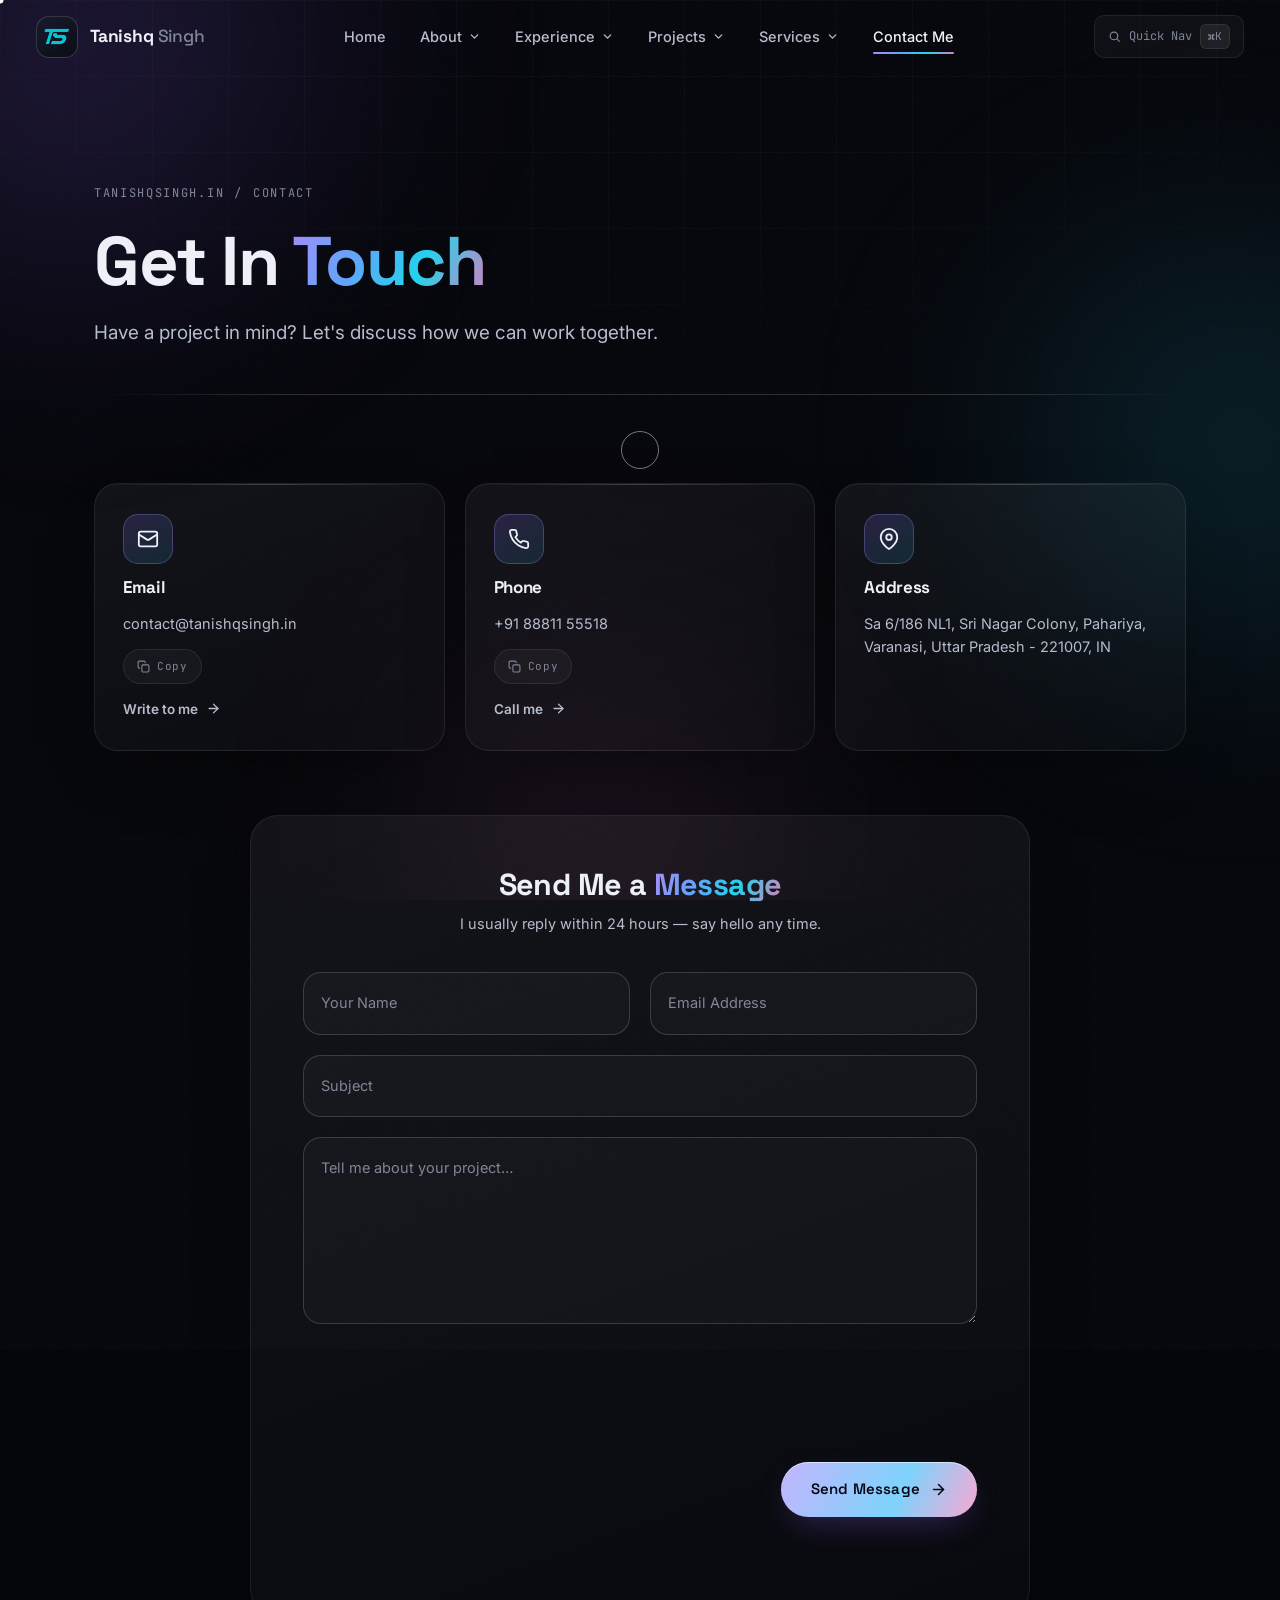
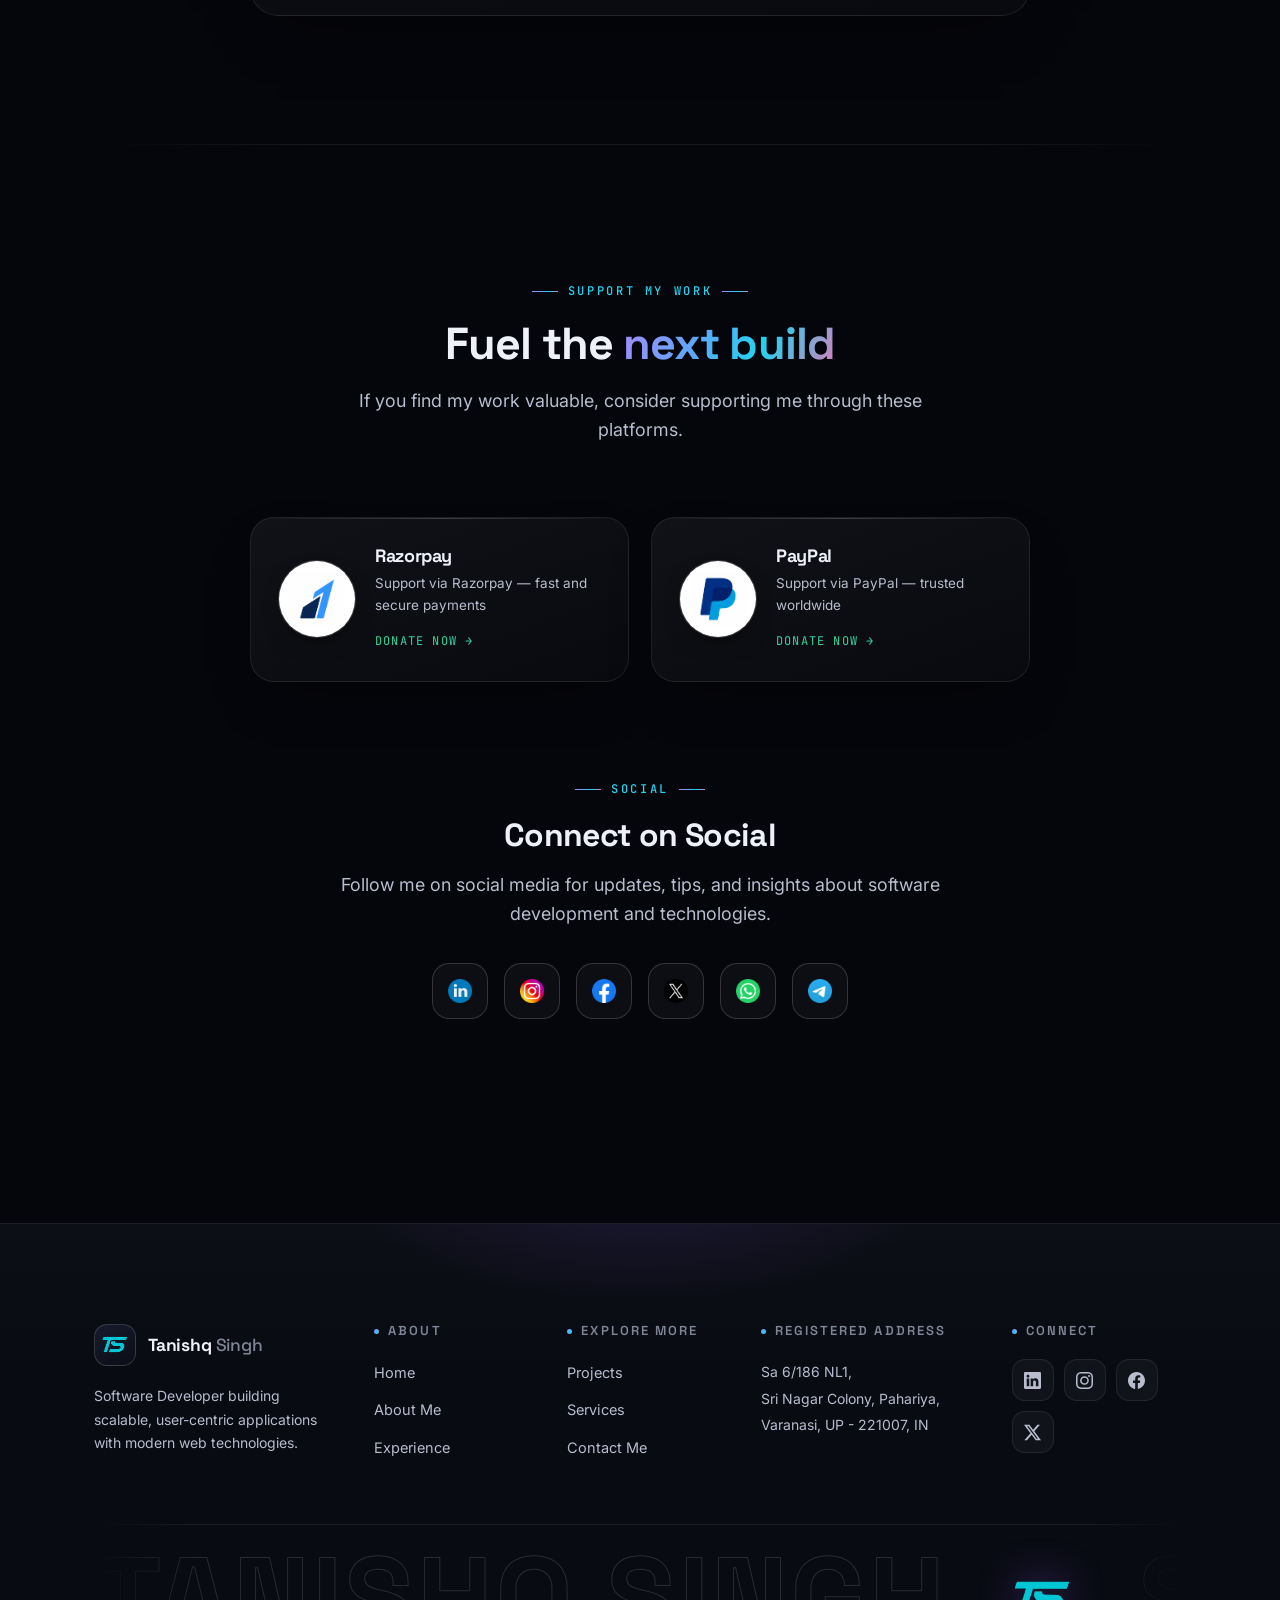
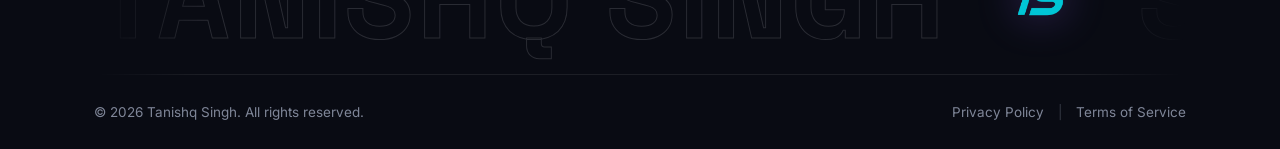
<file: contact.html>
<!DOCTYPE html>
<html lang="en">
<head>
  <!-- Google tag (gtag.js) -->
  <script async src="https://www.googletagmanager.com/gtag/js?id=G-D2R7K0CH46"></script>
  <script>
    window.dataLayer = window.dataLayer || [];
    function gtag(){dataLayer.push(arguments);}
    gtag('js', new Date());

    gtag('config', 'G-D2R7K0CH46');
  </script>
  <script src="https://challenges.cloudflare.com/turnstile/v0/api.js?render=explicit"></script>
  <meta charset="UTF-8" />
  <meta name="viewport" content="width=device-width, initial-scale=1.0" />
  <title>Contact — Tanishq Singh | Software Developer</title>
  <meta name="description" content="Get in touch with Tanishq Singh — Software Developer specializing in scalable, user-centric web applications. Let's connect for projects or collaborations." />
  <meta name="keywords" content="contact, Tanishq Singh, software developer, full stack developer, web developer, hire developer, portfolio contact" />
  <meta name="author" content="Tanishq Singh" />
  <meta name="robots" content="index, follow" />
  <link rel="canonical" href="https://tanishqsingh.in/contact.html" />
  <meta property="og:type" content="website" />
  <meta property="og:title" content="Contact — Tanishq Singh | Software Developer" />
  <meta property="og:description" content="Reach out to Tanishq Singh for development projects, collaborations, or freelance work." />
  <meta property="og:url" content="https://tanishqsingh.in/contact.html" />
  <meta property="og:image" content="https://tanishqsingh.in/assets/images/logo.webp" />
  <meta property="og:site_name" content="Tanishq Singh Portfolio" />
  <meta name="twitter:card" content="summary_large_image" />
  <meta name="twitter:title" content="Contact — Tanishq Singh | Software Developer" />
  <meta name="twitter:description" content="Let's collaborate! Contact Tanishq Singh for projects, ideas, or tech discussions." />
  <meta name="twitter:image" content="https://tanishqsingh.in/assets/images/logo.webp" />  <script type="application/ld+json">
  {
    "@context": "https://schema.org",
    "@type": "ContactPage",
    "name": "Contact Tanishq Singh",
    "url": "https://tanishqsingh.in/contact.html",
    "about": "Reach out to Tanishq Singh — Software Developer.",
    "mainEntity": {
      "@type": "Person",
      "name": "Tanishq Singh",
      "jobTitle": "Software Developer",
      "url": "https://tanishqsingh.in/",
      "image": "https://tanishqsingh.in/assets/images/logo.webp",
      "sameAs": [
        "https://www.linkedin.com/in/tanishq-singh-/",
        "https://www.instagram.com/tanishqsingh.in/",
        "https://facebook.com/tanishqsingh.in/",
        "https://x.com/tanishqsingh_/",
        "https://t.me/tanishq_singh/",
        "https://wa.me/918881155518/"
      ]
    }
  }
  </script>
  <link rel="manifest" href="/manifest.json" />
  <link rel="icon" href="assets/images/logo.webp" />
  <link rel="preconnect" href="https://fonts.googleapis.com" />
  <link rel="preconnect" href="https://fonts.gstatic.com" crossorigin />
  <link href="https://fonts.googleapis.com/css2?family=Inter:wght@400;500;600&family=JetBrains+Mono:wght@400;500&family=Space+Grotesk:wght@500;600;700&display=swap" rel="stylesheet" />
  <link rel="stylesheet" href="styles.css" />
  <script>document.documentElement.classList.add("js");setTimeout(function(){document.documentElement.classList.add("loaded")},3800);</script>
</head>

<body>

  <div class="preloader" aria-hidden="true">
    <div class="pre-mark"><img src="assets/images/logo.webp" alt="" /></div>
    <div class="pre-name" aria-hidden="true">
      <span style="animation-delay:.05s">T</span><span style="animation-delay:.1s">A</span><span style="animation-delay:.15s">N</span><span style="animation-delay:.2s">I</span><span style="animation-delay:.25s">S</span><span style="animation-delay:.3s">H</span><span style="animation-delay:.35s">Q</span>
    </div>
    <div class="pre-bar"><i></i></div>
    <div class="pre-count">000 %</div>
  </div>

  <div class="cursor-dot" aria-hidden="true"></div>
  <div class="cursor-ring" aria-hidden="true"><span class="cursor-label"></span></div>

  <div class="scroll-progress" aria-hidden="true"><i></i></div>

  <div class="aurora" aria-hidden="true">
    <div class="aurora-blob b1"></div>
    <div class="aurora-blob b2"></div>
    <div class="aurora-blob b3"></div>
  </div>
  <div class="grid-overlay" aria-hidden="true"></div>

  <header class="site-header">
    <div class="nav-shell">
      <a href="index.html" class="brand" aria-label="Tanishq Singh — Home">
        <span class="brand-mark"><img src="assets/images/logo.webp" alt="Tanishq Singh logo" /></span>
        <span class="brand-name">Tanishq&nbsp;<em>Singh</em></span>
      </a>

      <nav class="nav-desktop" aria-label="Primary">
        <a href="index.html" class="nav-link">Home</a>

        <div class="nav-drop">
          <button class="nav-link drop-toggle" aria-haspopup="true">
            About
            <svg class="chev" viewBox="0 0 24 24" fill="none" stroke="currentColor" stroke-width="2.4" stroke-linecap="round" stroke-linejoin="round"><polyline points="6 9 12 15 18 9"/></svg>
          </button>
          <div class="drop-panel">
            <a href="about.html#bio"><i></i>About Me</a>
            <a href="about.html#coding"><i></i>Coding Profile</a>
            <a href="about.html#download"><i></i>Download CV</a>
          </div>
        </div>

        <div class="nav-drop">
          <button class="nav-link drop-toggle" aria-haspopup="true">
            Experience
            <svg class="chev" viewBox="0 0 24 24" fill="none" stroke="currentColor" stroke-width="2.4" stroke-linecap="round" stroke-linejoin="round"><polyline points="6 9 12 15 18 9"/></svg>
          </button>
          <div class="drop-panel">
            <a href="experience.html#work"><i></i>Work Experience</a>
            <a href="experience.html#education"><i></i>Education</a>
            <a href="experience.html#certifications"><i></i>Certifications</a>
            <a href="experience.html#achievements"><i></i>Achievements</a>
            <a href="experience.html#skills"><i></i>Skills</a>
          </div>
        </div>

        <div class="nav-drop">
          <button class="nav-link drop-toggle" aria-haspopup="true">
            Projects
            <svg class="chev" viewBox="0 0 24 24" fill="none" stroke="currentColor" stroke-width="2.4" stroke-linecap="round" stroke-linejoin="round"><polyline points="6 9 12 15 18 9"/></svg>
          </button>
          <div class="drop-panel">
            <a href="projects.html#personal"><i></i>Personal Projects</a>
            <a href="projects.html#research"><i></i>Research Works</a>
            <a href="projects.html#opensource"><i></i>Open Source</a>
          </div>
        </div>

        <div class="nav-drop">
          <button class="nav-link drop-toggle" aria-haspopup="true">
            Services
            <svg class="chev" viewBox="0 0 24 24" fill="none" stroke="currentColor" stroke-width="2.4" stroke-linecap="round" stroke-linejoin="round"><polyline points="6 9 12 15 18 9"/></svg>
          </button>
          <div class="drop-panel">
            <a href="services.html#products"><i></i>Products</a>
            <a href="services.html#consultancy"><i></i>Consultancy</a>
            <a href="services.html#more"><i></i>More</a>
          </div>
        </div>
        <a href="contact.html" class="nav-link active">Contact Me</a>
      </nav>

      <div class="nav-side">
        <button class="cmdk-btn" aria-label="Open quick navigation">
          <svg width="13" height="13" viewBox="0 0 24 24" fill="none" stroke="currentColor" stroke-width="2.2" stroke-linecap="round"><circle cx="11" cy="11" r="7"/><line x1="21" y1="21" x2="16.5" y2="16.5"/></svg>
          Quick Nav <span class="kbd">⌘K</span>
        </button>
        <button class="burger" aria-label="Toggle menu" aria-expanded="false">
          <span></span><span></span><span></span>
        </button>
      </div>
    </div>
  </header>

  <div class="mobile-drawer" id="mobileDrawer">
    <div class="drawer-inner">
      <a href="index.html" class="m-link">Home</a>

      <div class="m-group">
        <button class="m-toggle">About
          <svg class="chev" viewBox="0 0 24 24" fill="none" stroke="currentColor" stroke-width="2.4" stroke-linecap="round" stroke-linejoin="round"><polyline points="6 9 12 15 18 9"/></svg>
        </button>
        <div class="m-panel"><div>
          <a href="about.html#bio">About Me</a>
          <a href="about.html#coding">Coding Profile</a>
          <a href="about.html#download">Download CV</a>
        </div></div>
      </div>

      <div class="m-group">
        <button class="m-toggle">Experience
          <svg class="chev" viewBox="0 0 24 24" fill="none" stroke="currentColor" stroke-width="2.4" stroke-linecap="round" stroke-linejoin="round"><polyline points="6 9 12 15 18 9"/></svg>
        </button>
        <div class="m-panel"><div>
          <a href="experience.html#work">Work Experience</a>
          <a href="experience.html#education">Education</a>
          <a href="experience.html#certifications">Certifications</a>
          <a href="experience.html#achievements">Achievements</a>
          <a href="experience.html#skills">Skills</a>
        </div></div>
      </div>

      <div class="m-group">
        <button class="m-toggle">Projects
          <svg class="chev" viewBox="0 0 24 24" fill="none" stroke="currentColor" stroke-width="2.4" stroke-linecap="round" stroke-linejoin="round"><polyline points="6 9 12 15 18 9"/></svg>
        </button>
        <div class="m-panel"><div>
          <a href="projects.html#personal">Personal Projects</a>
          <a href="projects.html#research">Research Works</a>
          <a href="projects.html#opensource">Open Source</a>
        </div></div>
      </div>

      <div class="m-group">
        <button class="m-toggle">Services
          <svg class="chev" viewBox="0 0 24 24" fill="none" stroke="currentColor" stroke-width="2.4" stroke-linecap="round" stroke-linejoin="round"><polyline points="6 9 12 15 18 9"/></svg>
        </button>
        <div class="m-panel"><div>
          <a href="services.html#products">Products</a>
          <a href="services.html#consultancy">Consultancy</a>
          <a href="services.html#more">More</a>
        </div></div>
      </div>
      <a href="contact.html" class="m-link active">Contact Me</a>

      <div class="drawer-cta">
        <a href="projects.html" class="btn btn-primary">View My Work</a>
        <a href="contact.html" class="btn btn-ghost">Get in Touch</a>
      </div>
      <p class="drawer-meta">VARANASI, IN — UTC+5:30</p>
    </div>
  </div>

  <div class="cmdk" role="dialog" aria-modal="true" aria-label="Quick navigation">
    <div class="cmdk-panel">
      <div class="cmdk-row">
        <svg viewBox="0 0 24 24" fill="none" stroke="currentColor" stroke-width="2.2" stroke-linecap="round"><circle cx="11" cy="11" r="7"/><line x1="21" y1="21" x2="16.5" y2="16.5"/></svg>
        <input class="cmdk-input" type="text" placeholder="Jump to a page or section…" aria-label="Search site" />
        <span class="kbd">ESC</span>
      </div>
      <div class="cmdk-list" role="listbox"></div>
      <div class="cmdk-foot"><span><b>↑</b><b>↓</b> navigate</span><span><b>↵</b> open</span><span><b>esc</b> close</span></div>
    </div>
  </div>

  <main id="main">

    <div class="page-head">
      <div class="container">
        <p class="crumbs" data-reveal><a href="index.html">tanishqsingh.in</a> <span>/</span> contact</p>
        <h1 class="page-title" data-reveal style="--rd:80ms">Get In <span class="grad-text">Touch</span></h1>
        <p class="page-sub" data-reveal style="--rd:160ms">Have a project in mind? Let's discuss how we can work together.</p>
        <div class="page-head-line" data-reveal style="--rd:240ms"></div>
      </div>
    </div>

    <section class="section" style="padding-top: 40px">
      <div class="container">
        <div class="contact-grid">
          <div class="info-card glass spot" data-reveal data-spot>
            <div class="ic">
              <svg viewBox="0 0 24 24" fill="none" stroke="currentColor" stroke-width="2" stroke-linecap="round" stroke-linejoin="round"><rect x="2" y="4" width="20" height="16" rx="2"/><path d="m22 7-8.97 5.7a1.94 1.94 0 0 1-2.06 0L2 7"/></svg>
            </div>
            <h3>Email</h3>
            <p>contact@tanishqsingh.in</p>
            <button class="copy-btn" type="button" data-copy="contact@tanishqsingh.in"><svg viewBox="0 0 24 24" fill="none" stroke="currentColor" stroke-width="2" stroke-linecap="round" stroke-linejoin="round"><rect x="9" y="9" width="13" height="13" rx="2"/><path d="M5 15H4a2 2 0 0 1-2-2V4a2 2 0 0 1 2-2h9a2 2 0 0 1 2 2v1"/></svg> Copy</button>
            <a href="mailto:contact@tanishqsingh.in" class="project-view" style="margin-left:0">Write to me
              <svg viewBox="0 0 24 24" fill="none" stroke="currentColor" stroke-width="2.2" stroke-linecap="round" stroke-linejoin="round"><line x1="5" y1="12" x2="19" y2="12"/><polyline points="12 5 19 12 12 19"/></svg>
            </a>
          </div>

          <div class="info-card glass spot" data-reveal data-spot style="--rd:90ms">
            <div class="ic">
              <svg viewBox="0 0 24 24" fill="none" stroke="currentColor" stroke-width="2" stroke-linecap="round" stroke-linejoin="round"><path d="M22 16.92v3a2 2 0 0 1-2.18 2 19.79 19.79 0 0 1-8.63-3.07 19.5 19.5 0 0 1-6-6 19.79 19.79 0 0 1-3.07-8.67A2 2 0 0 1 4.11 2h3a2 2 0 0 1 2 1.72 12.84 12.84 0 0 0 .7 2.81 2 2 0 0 1-.45 2.11L8.09 9.91a16 16 0 0 0 6 6l1.27-1.27a2 2 0 0 1 2.11-.45 12.84 12.84 0 0 0 2.81.7A2 2 0 0 1 22 16.92z"/></svg>
            </div>
            <h3>Phone</h3>
            <p>+91 88811 55518</p>
            <button class="copy-btn" type="button" data-copy="+918881155518"><svg viewBox="0 0 24 24" fill="none" stroke="currentColor" stroke-width="2" stroke-linecap="round" stroke-linejoin="round"><rect x="9" y="9" width="13" height="13" rx="2"/><path d="M5 15H4a2 2 0 0 1-2-2V4a2 2 0 0 1 2-2h9a2 2 0 0 1 2 2v1"/></svg> Copy</button>
            <a href="tel:+918881155518" class="project-view" style="margin-left:0">Call me
              <svg viewBox="0 0 24 24" fill="none" stroke="currentColor" stroke-width="2.2" stroke-linecap="round" stroke-linejoin="round"><line x1="5" y1="12" x2="19" y2="12"/><polyline points="12 5 19 12 12 19"/></svg>
            </a>
          </div>

          <div class="info-card glass spot" data-reveal data-spot style="--rd:180ms">
            <div class="ic">
              <svg viewBox="0 0 24 24" fill="none" stroke="currentColor" stroke-width="2" stroke-linecap="round" stroke-linejoin="round"><path d="M21 10c0 7-9 13-9 13s-9-6-9-13a9 9 0 0 1 18 0z"/><circle cx="12" cy="10" r="3"/></svg>
            </div>
            <h3>Address</h3>
            <p>Sa 6/186 NL1, Sri Nagar Colony, Pahariya, Varanasi, Uttar Pradesh - 221007, IN</p>
          </div>
        </div>

        <div class="form-shell glass spot border-anim" data-reveal data-spot>
          <div class="form-head">
            <h3>Send Me a <span class="grad-text">Message</span></h3>
            <p>I usually reply within 24 hours — say hello any time.</p>
          </div>

          <form id="contactForm" class="form-grid" method="POST" novalidate>
            <input
              type="text"
              name="website"
              value=""
              tabindex="-1"
              autocomplete="off"
              aria-hidden="true"
              style="position:absolute;left:-9999px;width:1px;height:1px;opacity:0;pointer-events:none;"
            />
            <div class="field">
              <input type="text" id="name" name="name" placeholder=" " autocomplete="name" />
              <label for="name">Your Name</label>
            </div>
            <div class="field">
              <input type="email" id="email" name="email" placeholder=" " autocomplete="email" />
              <label for="email">Email Address</label>
            </div>
            <div class="field full">
              <input type="text" id="subject" name="subject" placeholder=" " />
              <label for="subject">Subject</label>
            </div>
            <div class="field full">
              <textarea id="message" name="message" rows="6" placeholder=" "></textarea>
              <label for="message">Tell me about your project…</label>
            </div>

            <div
              class="full"
              style="display:flex; justify-content:flex-start; align-items:center; min-height:65px;"
            >
              <div id="contactTurnstile"></div>
            </div>

            <div class="full" style="display:flex; justify-content:flex-end">
              <button type="submit" class="btn btn-primary submit-btn">
                <span class="btn-text">Send Message</span>
                <svg class="arrow" viewBox="0 0 24 24" fill="none" stroke="currentColor" stroke-width="2.2" stroke-linecap="round" stroke-linejoin="round"><line x1="5" y1="12" x2="19" y2="12"/><polyline points="12 5 19 12 12 19"/></svg>
                <span class="btn-loader" aria-hidden="true"></span>
              </button>
            </div>
          </form>
          <div id="formMessage" class="form-msg" role="status" aria-live="polite"></div>
        </div>
      </div>
    </section>

    <div class="container"><div class="sect-line"></div></div>

    <section class="section">
      <div class="container">
        <div class="section-head center" data-reveal>
          <p class="eyebrow center">Support My Work</p>
          <h2 class="section-title">Fuel the <span class="grad-text">next build</span></h2>
          <p class="section-sub">If you find my work valuable, consider supporting me through these platforms.</p>
        </div>

        <div class="support-grid">
          <a href="https://razorpay.me/@singhtanishq" target="_blank" rel="noopener noreferrer" class="support-card glass spot" data-reveal data-spot>
            <div class="logo-chip lg"><img src="assets/images/razorpay.webp" alt="Razorpay" loading="lazy" /></div>
            <div>
              <h4>Razorpay</h4>
              <p>Support via Razorpay — fast and secure payments</p>
              <span class="support-link">Donate Now →</span>
            </div>
          </a>

          <a href="https://www.paypal.com/paypalme/tanlshq" target="_blank" rel="noopener noreferrer" class="support-card glass spot" data-reveal data-spot style="--rd:100ms">
            <div class="logo-chip lg"><img src="assets/images/paypal.webp" alt="PayPal" loading="lazy" /></div>
            <div>
              <h4>PayPal</h4>
              <p>Support via PayPal — trusted worldwide</p>
              <span class="support-link">Donate Now →</span>
            </div>
          </a>
        </div>

        <div class="section-head center" data-reveal style="margin-top: clamp(56px, 7vw, 90px); margin-bottom: 0">
          <p class="eyebrow center">Social</p>
          <h2 class="section-title" style="font-size: clamp(1.5rem, 2.6vw, 2rem)">Connect on Social</h2>
          <p class="section-sub" style="margin-inline:auto">Follow me on social media for updates, tips, and insights about software development and technologies.</p>
        </div>

        <div class="social-row" data-reveal>
          <a href="https://www.linkedin.com/in/tanishq-singh-/" target="_blank" rel="noopener noreferrer" class="social-chip" aria-label="LinkedIn" title="LinkedIn"><img src="assets/images/linkedin.webp" alt="" width="24" height="24" loading="lazy" /></a>
          <a href="https://www.instagram.com/tanishqsingh.in/" target="_blank" rel="noopener noreferrer" class="social-chip" aria-label="Instagram" title="Instagram"><img src="assets/images/instagram.webp" alt="" width="24" height="24" loading="lazy" /></a>
          <a href="https://facebook.com/tanishqsingh.in/" target="_blank" rel="noopener noreferrer" class="social-chip" aria-label="Facebook" title="Facebook"><img src="assets/images/facebook.webp" alt="" width="24" height="24" loading="lazy" /></a>
          <a href="https://x.com/tanishqsingh_/" target="_blank" rel="noopener noreferrer" class="social-chip" aria-label="X" title="X"><img src="assets/images/x.webp" alt="" width="24" height="24" loading="lazy" /></a>
          <a href="https://wa.me/918881155518/" target="_blank" rel="noopener noreferrer" class="social-chip" aria-label="WhatsApp" title="WhatsApp"><img src="assets/images/whatsapp.webp" alt="" width="24" height="24" loading="lazy" /></a>
          <a href="https://t.me/tanishq_singh/" target="_blank" rel="noopener noreferrer" class="social-chip" aria-label="Telegram" title="Telegram"><img src="assets/images/telegram.webp" alt="" width="24" height="24" loading="lazy" /></a>
        </div>
      </div>
    </section>

  </main>

  <footer class="site-footer">
    <div class="container">
      <div class="footer-top">
        <div class="footer-brand">
          <a href="index.html" class="brand">
            <span class="brand-mark"><img src="assets/images/logo.webp" alt="Tanishq Singh logo" /></span>
            <span class="brand-name">Tanishq&nbsp;<em>Singh</em></span>
          </a>
          <p>Software Developer building scalable, user-centric applications with modern web technologies.</p>
        </div>

        <div class="footer-col">
          <h4>About</h4>
          <ul>
            <li><a href="index.html">Home</a></li>
            <li><a href="about.html#bio">About Me</a></li>
            <li><a href="experience.html#work">Experience</a></li>
          </ul>
        </div>

        <div class="footer-col">
          <h4>Explore More</h4>
          <ul>
            <li><a href="projects.html#personal">Projects</a></li>
            <li><a href="services.html#products">Services</a></li>
            <li><a href="contact.html">Contact Me</a></li>
          </ul>
        </div>

        <div class="footer-col">
          <h4>Registered Address</h4>
          <address>
            Sa 6/186 NL1,<br />
            Sri Nagar Colony, Pahariya,<br />
            Varanasi, UP - 221007, IN
          </address>
        </div>

        <div class="footer-col">
          <h4>Connect</h4>
          <div class="footer-social">
            <a href="https://www.linkedin.com/in/tanishq-singh-/" target="_blank" rel="noopener noreferrer" aria-label="LinkedIn" title="LinkedIn"><svg xmlns="http://www.w3.org/2000/svg" width="17" height="17" fill="currentColor" viewBox="0 0 16 16"><path d="M0 1.146C0 .513.526 0 1.175 0h13.65C15.474 0 16 .513 16 1.146v13.708c0 .633-.526 1.146-1.175 1.146H1.175C.526 16 0 15.487 0 14.854zm4.943 12.248V6.169H2.542v7.225zm-1.2-8.212c.837 0 1.358-.554 1.358-1.248-.015-.709-.52-1.248-1.342-1.248S2.4 3.226 2.4 3.934c0 .694.521 1.248 1.327 1.248zm4.908 8.212V9.359c0-.216.016-.432.08-.586.173-.431.568-.878 1.232-.878.869 0 1.216.662 1.216 1.634v3.865h2.401V9.25c0-2.22-1.184-3.252-2.764-3.252-1.274 0-1.845.7-2.165 1.193v.025h-.016l.016-.025V6.169h-2.4c.03.678 0 7.225 0 7.225z"/></svg></a>
            <a href="https://www.instagram.com/tanishqsingh.in/" target="_blank" rel="noopener noreferrer" aria-label="Instagram" title="Instagram"><svg xmlns="http://www.w3.org/2000/svg" width="17" height="17" fill="currentColor" viewBox="0 0 16 16"><path d="M8 0C5.829 0 5.556.01 4.703.048 3.85.088 3.269.222 2.76.42a3.9 3.9 0 0 0-1.417.923A3.9 3.9 0 0 0 .42 2.76C.222 3.268.087 3.85.048 4.7.01 5.555 0 5.827 0 8.001c0 2.172.01 2.444.048 3.297.04.852.174 1.433.372 1.942.205.526.478.972.923 1.417.444.445.89.719 1.416.923.51.198 1.09.333 1.942.372C5.555 15.99 5.827 16 8 16s2.444-.01 3.298-.048c.851-.04 1.434-.174 1.943-.372a3.9 3.9 0 0 0 1.416-.923c.445-.445.718-.891.923-1.417.197-.509.332-1.09.372-1.942C15.99 10.445 16 10.173 16 8s-.01-2.445-.048-3.299c-.04-.851-.175-1.433-.372-1.941a3.9 3.9 0 0 0-.923-1.417A3.9 3.9 0 0 0 13.24.42c-.51-.198-1.092-.333-1.943-.372C10.443.01 10.172 0 7.998 0zm-.717 1.442h.718c2.136 0 2.389.007 3.232.046.78.035 1.204.166 1.486.275.373.145.64.319.92.599s.453.546.598.92c.11.281.24.705.275 1.485.039.843.047 1.096.047 3.231s-.008 2.389-.047 3.232c-.035.78-.166 1.203-.275 1.485a2.5 2.5 0 0 1-.599.919c-.28.28-.546.453-.92.598-.28.11-.704.24-1.485.276-.843.038-1.096.047-3.232.047s-2.39-.009-3.233-.047c-.78-.036-1.203-.166-1.485-.276a2.5 2.5 0 0 1-.92-.598 2.5 2.5 0 0 1-.6-.92c-.109-.281-.24-.705-.275-1.485-.038-.843-.046-1.096-.046-3.233s.008-2.388.046-3.231c.036-.78.166-1.204.276-1.486.145-.373.319-.64.599-.92s.546-.453.92-.598c.282-.11.705-.24 1.485-.276.738-.034 1.024-.044 2.515-.045zm4.988 1.328a.96.96 0 1 0 0 1.92.96.96 0 0 0 0-1.92m-4.27 1.122a4.109 4.109 0 1 0 0 8.217 4.109 4.109 0 0 0 0-8.217m0 1.441a2.667 2.667 0 1 1 0 5.334 2.667 2.667 0 0 1 0-5.334"/></svg></a>
            <a href="https://facebook.com/tanishqsingh.in/" target="_blank" rel="noopener noreferrer" aria-label="Facebook" title="Facebook"><svg xmlns="http://www.w3.org/2000/svg" width="17" height="17" fill="currentColor" viewBox="0 0 16 16"><path d="M16 8.049c0-4.446-3.582-8.05-8-8.05C3.58 0-.002 3.603-.002 8.05c0 4.017 2.926 7.347 6.75 7.951v-5.625h-2.03V8.05H6.75V6.275c0-2.017 1.195-3.131 3.022-3.131.876 0 1.791.157 1.791.157v1.98h-1.009c-.993 0-1.303.621-1.303 1.258v1.51h2.218l-.354 2.326H9.25V16c3.824-.604 6.75-3.934 6.75-7.951"/></svg></a>
            <a href="https://x.com/tanishqsingh_/" target="_blank" rel="noopener noreferrer" aria-label="X" title="X"><svg xmlns="http://www.w3.org/2000/svg" width="17" height="17" fill="currentColor" viewBox="0 0 16 16"><path d="M12.6.75h2.454l-5.36 6.142L16 15.25h-4.937l-3.867-5.07-4.425 5.07H.316l5.733-6.57L0 .75h5.063l3.495 4.633L12.601.75Zm-.86 13.028h1.36L4.323 2.145H2.865z"/></svg></a>
          </div>
        </div>
      </div>

      <div class="footer-giant" aria-hidden="true">
        <div class="g-track"><span>TANISHQ SINGH</span><img class="g-logo" src="assets/images/logo.webp" alt="" loading="lazy" /><span>SOFTWARE DEVELOPER</span><img class="g-logo" src="assets/images/logo.webp" alt="" loading="lazy" /><span>TANISHQ SINGH</span><img class="g-logo" src="assets/images/logo.webp" alt="" loading="lazy" /><span>SOFTWARE DEVELOPER</span><img class="g-logo" src="assets/images/logo.webp" alt="" loading="lazy" /></div>
        <div class="g-track"><span>TANISHQ SINGH</span><img class="g-logo" src="assets/images/logo.webp" alt="" loading="lazy" /><span>SOFTWARE DEVELOPER</span><img class="g-logo" src="assets/images/logo.webp" alt="" loading="lazy" /><span>TANISHQ SINGH</span><img class="g-logo" src="assets/images/logo.webp" alt="" loading="lazy" /><span>SOFTWARE DEVELOPER</span><img class="g-logo" src="assets/images/logo.webp" alt="" loading="lazy" /></div>
      </div>

      <div class="footer-bottom">
        <p>&copy; <span id="year"></span> Tanishq Singh. All rights reserved.</p>
        <div class="footer-links">
          <a href="assets/pdfs/privacy-policy.html" target="_blank" rel="noopener noreferrer">Privacy Policy</a>
          <span class="sep">|</span>
          <a href="assets/pdfs/terms-of-service.html" target="_blank" rel="noopener noreferrer">Terms of Service</a>
        </div>
      </div>
    </div>
  </footer>

  <button class="to-top" aria-label="Back to top">
    <svg class="ring" viewBox="0 0 56 56"><circle cx="28" cy="28" r="26"></circle></svg>
    <svg class="arrow" viewBox="0 0 24 24" fill="none" stroke-width="2.4" stroke-linecap="round" stroke-linejoin="round"><polyline points="18 15 12 9 6 15"/></svg>
  </button>

  <script src="script.js"></script>
</body>
</html>
</file>
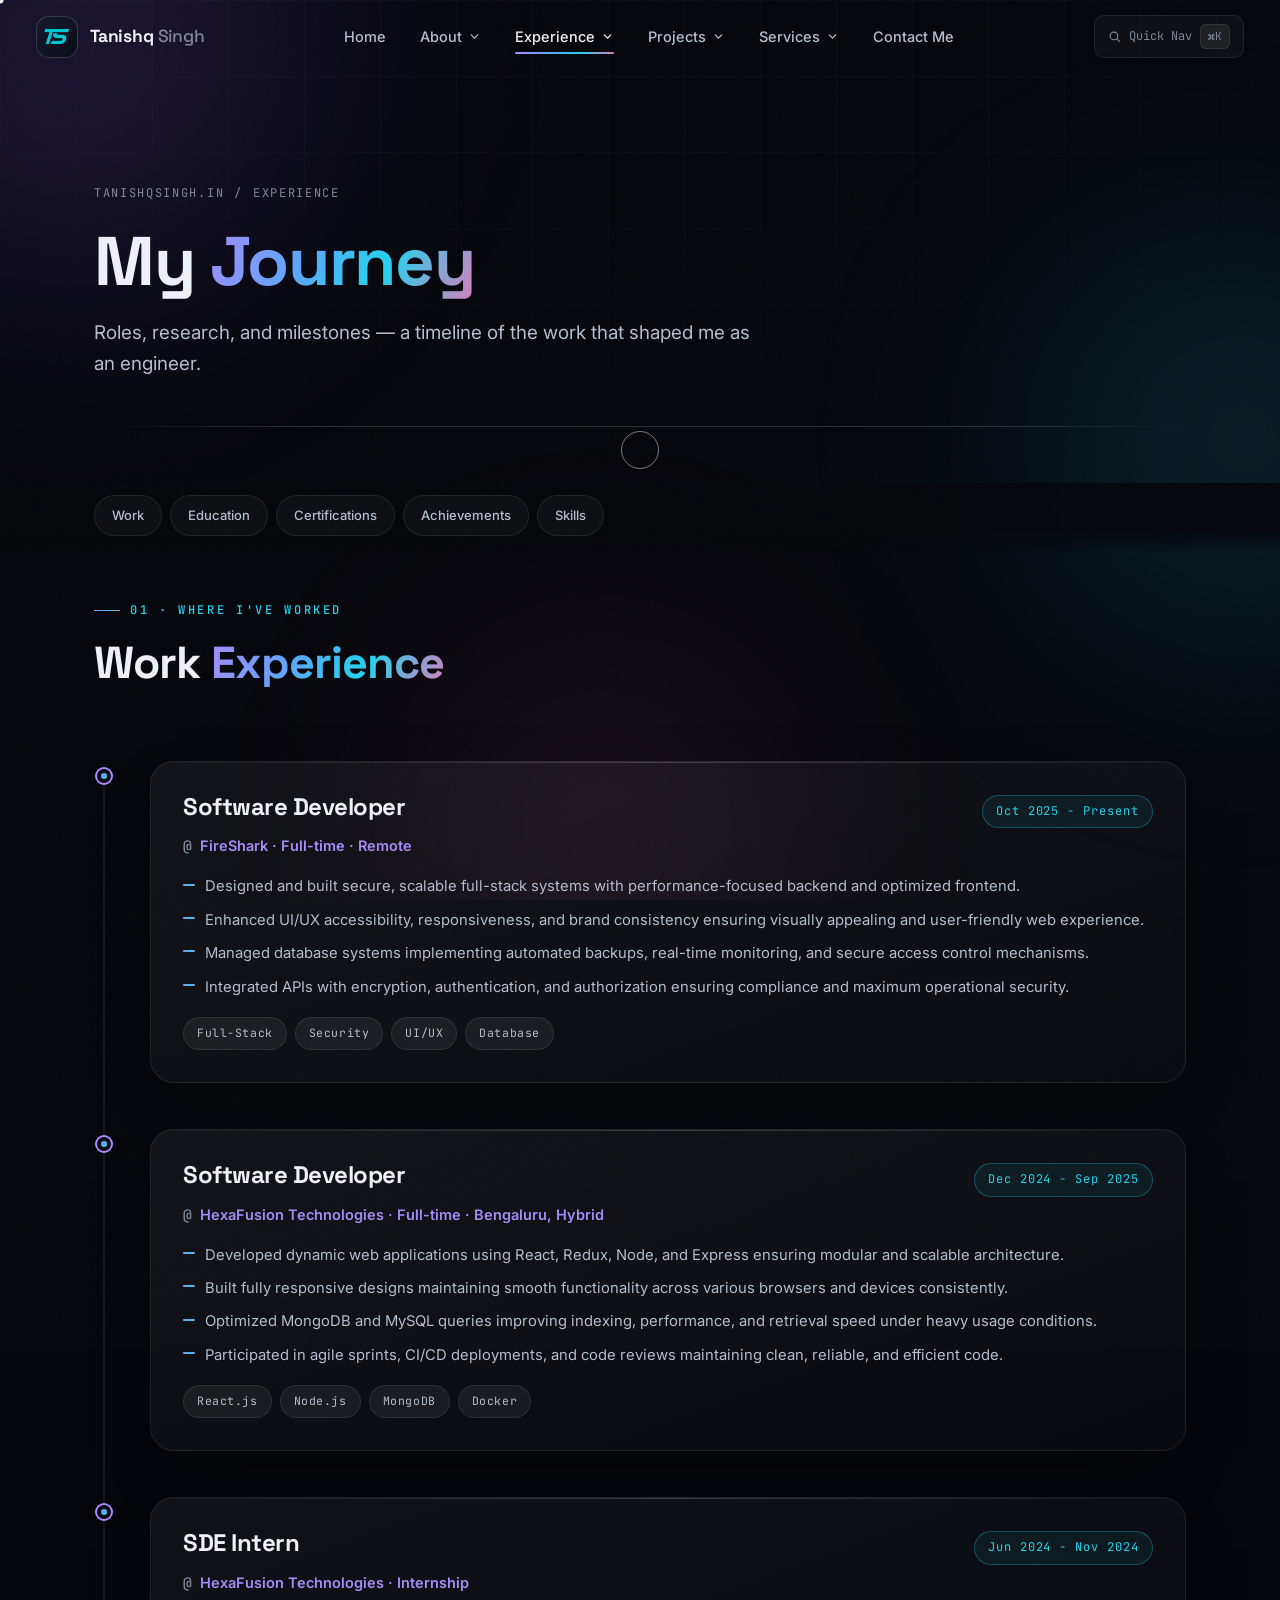
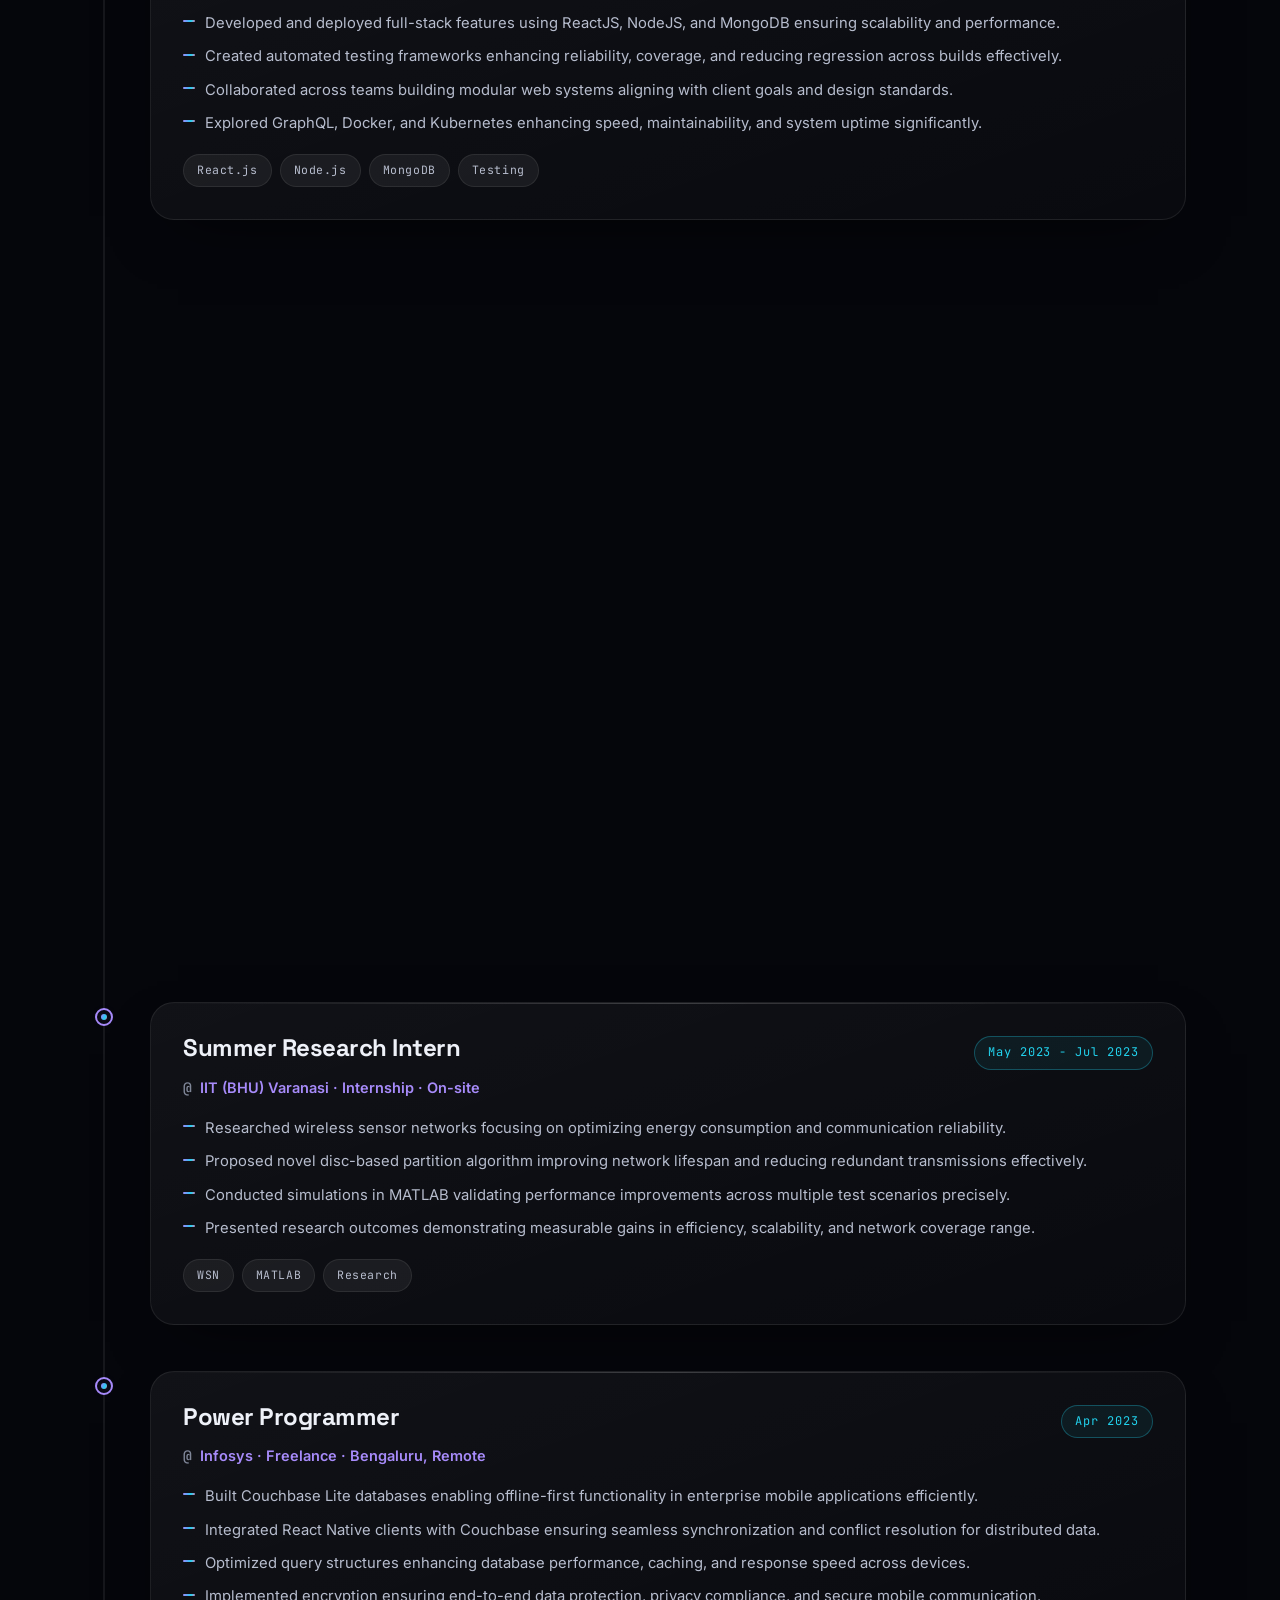
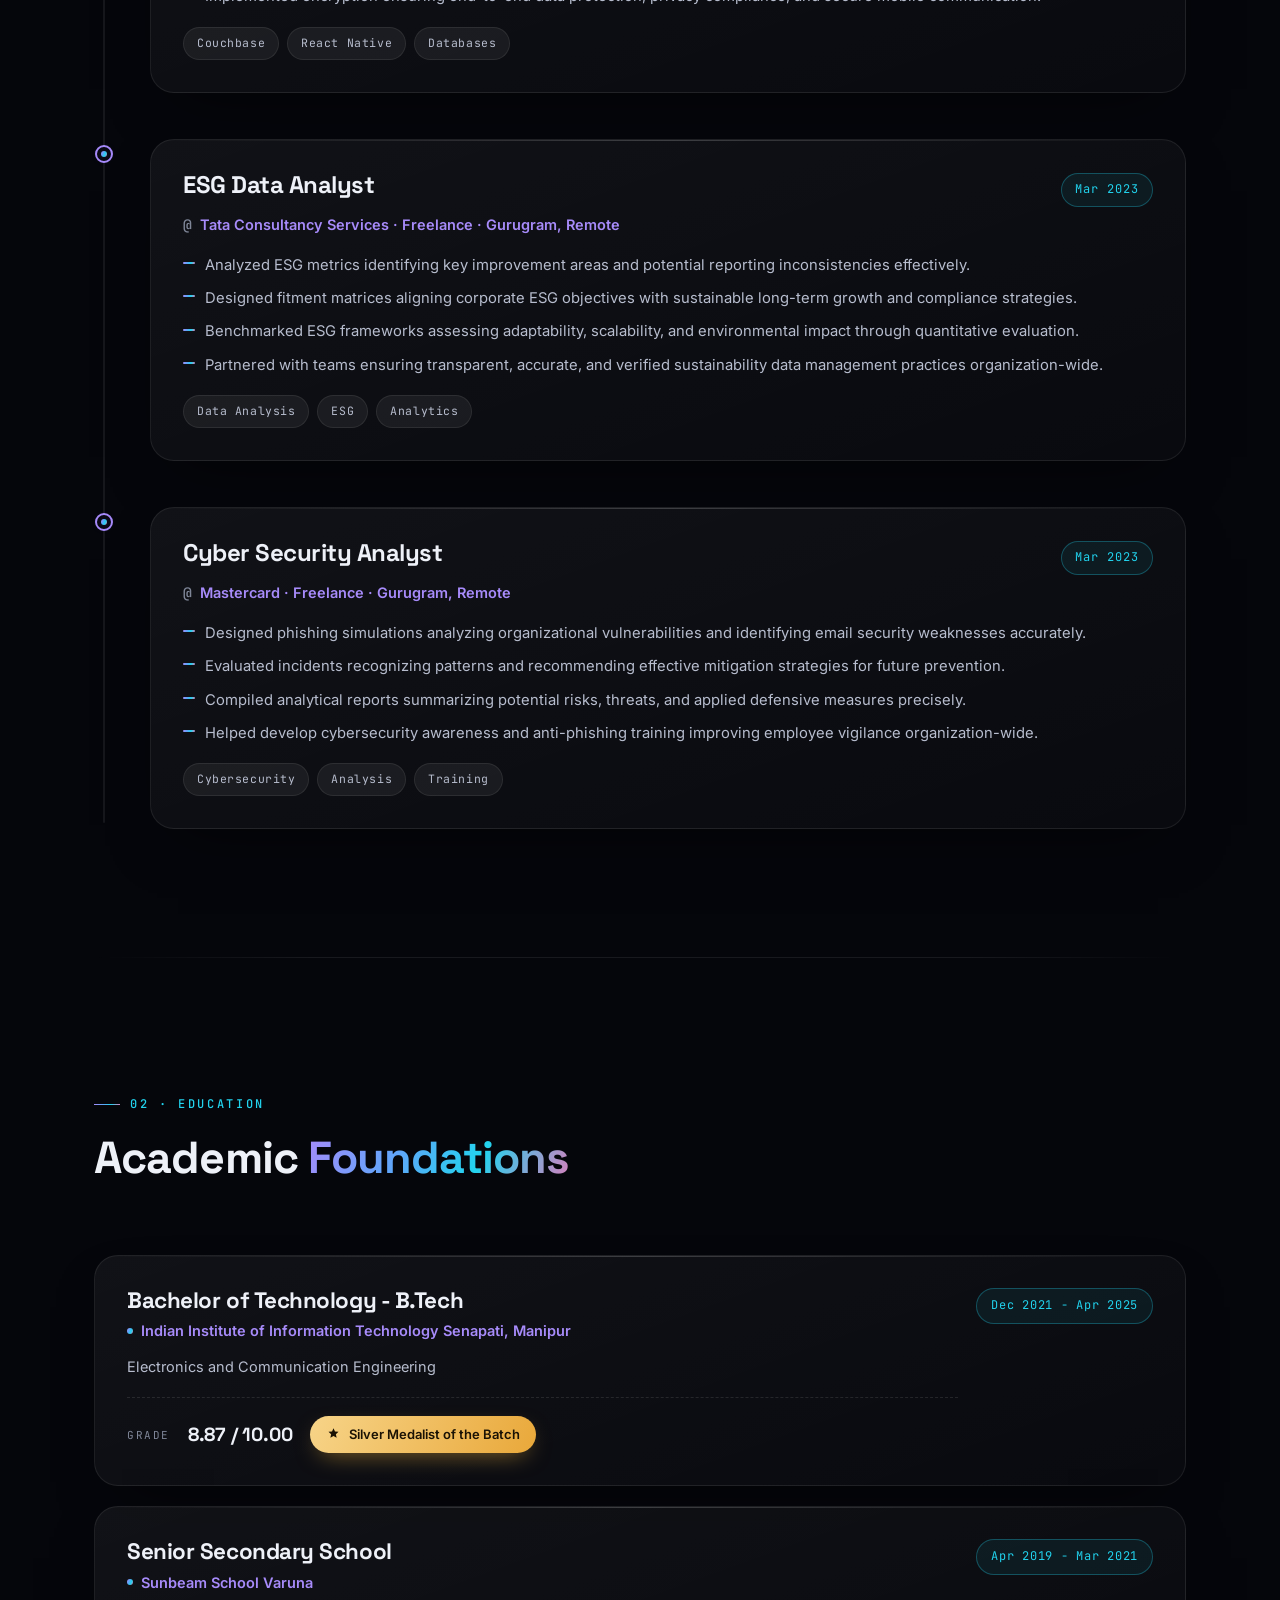
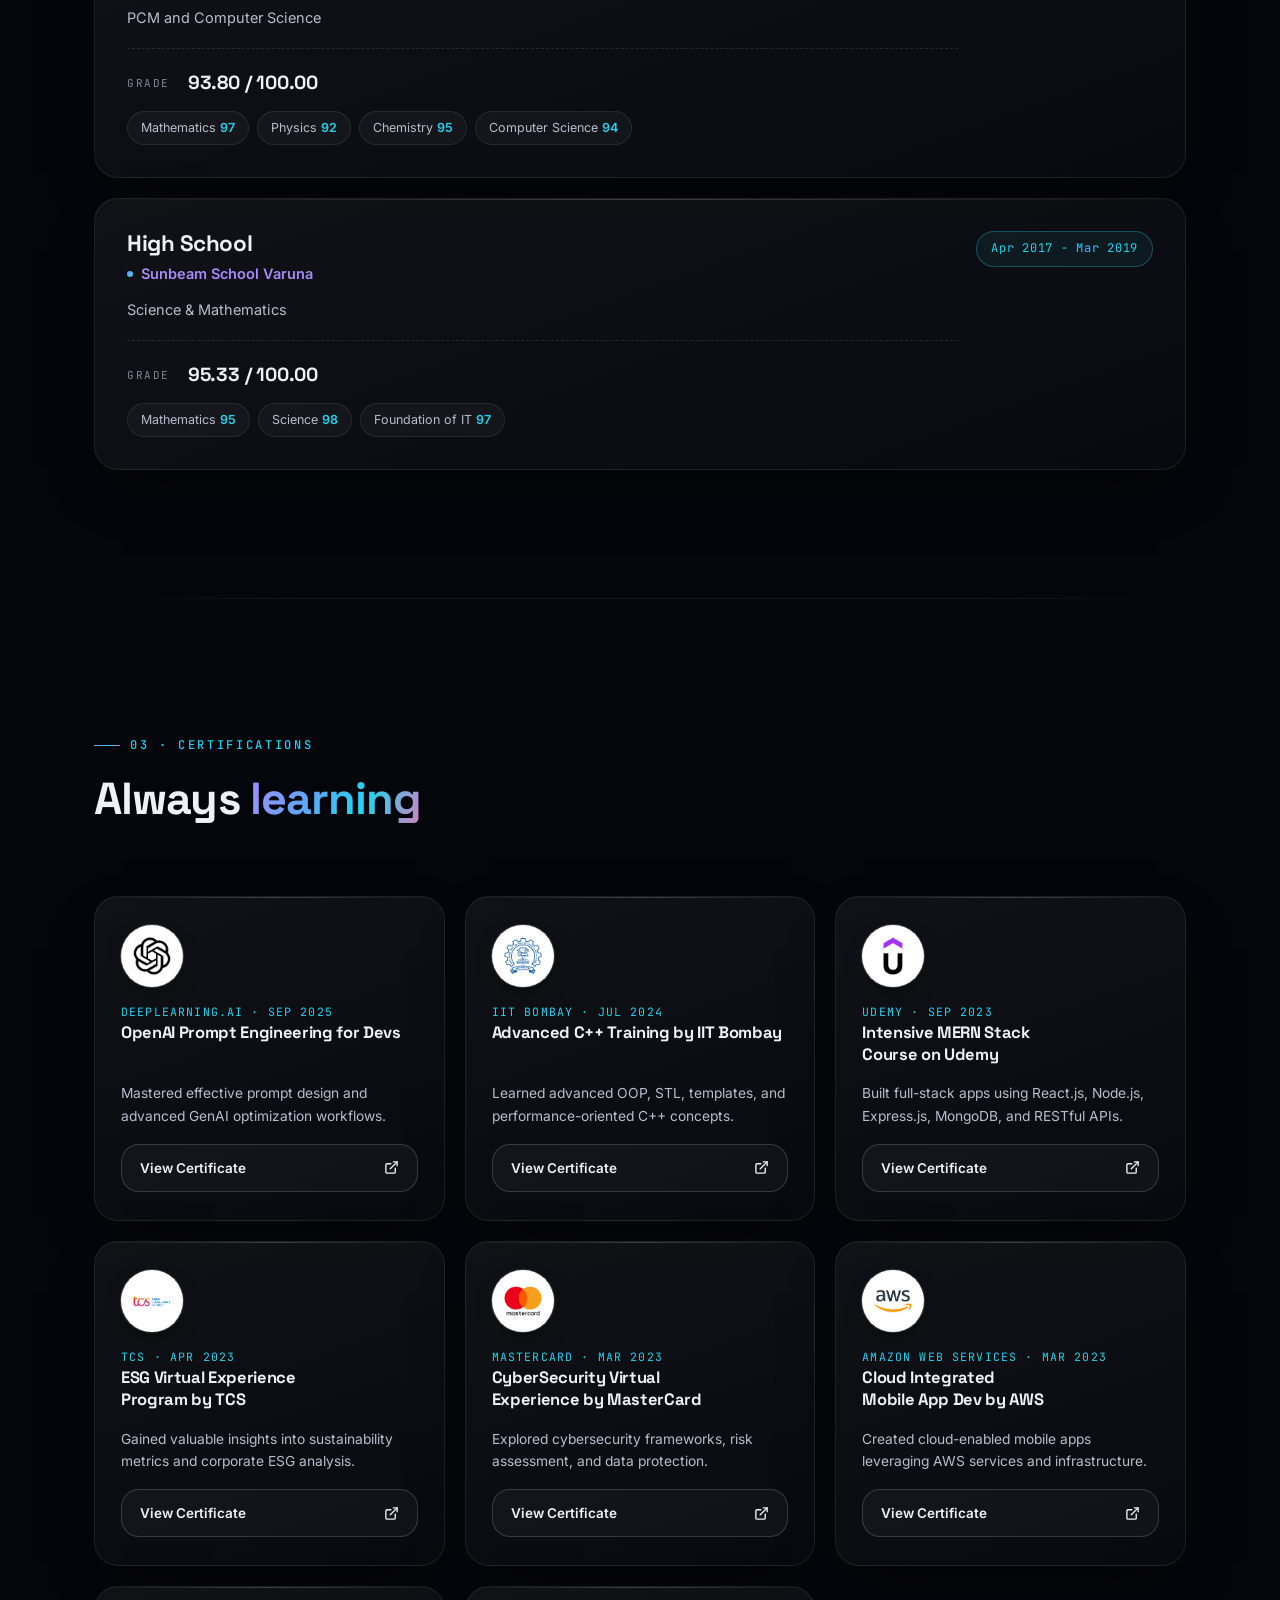
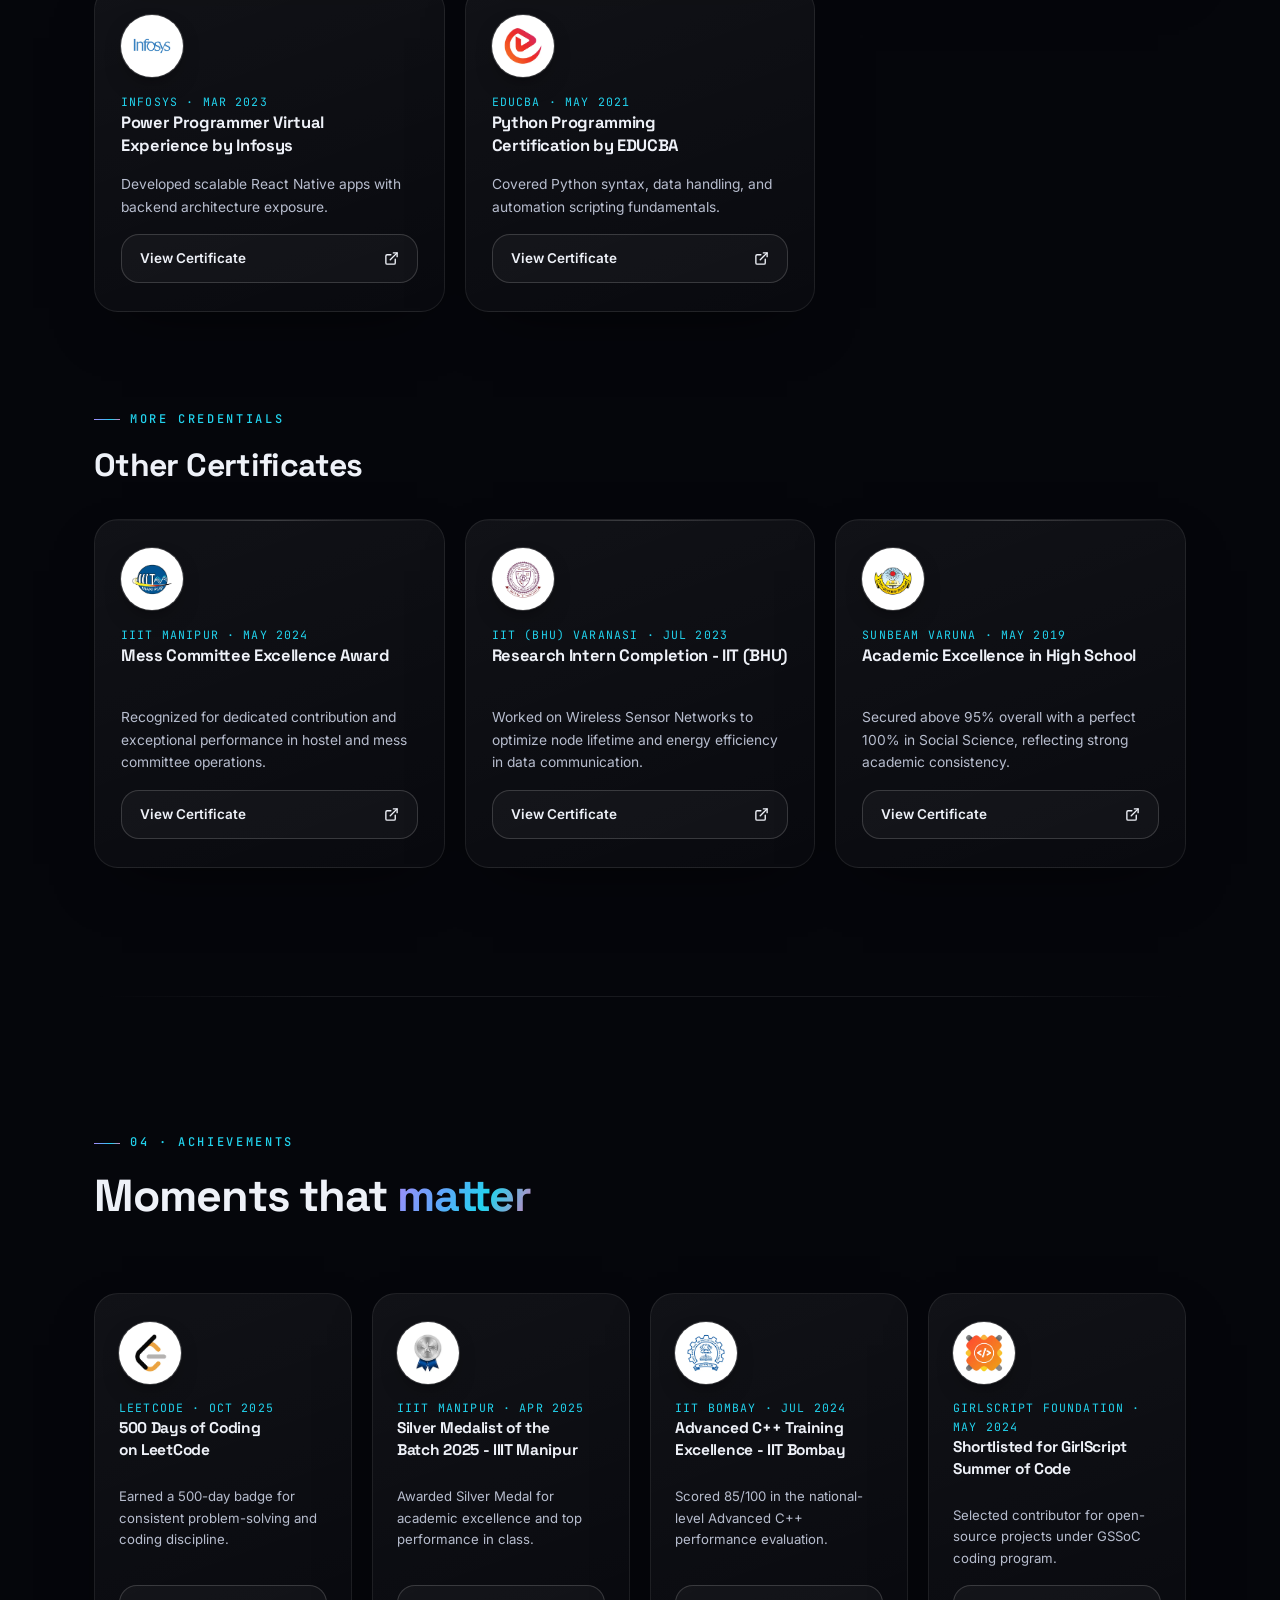
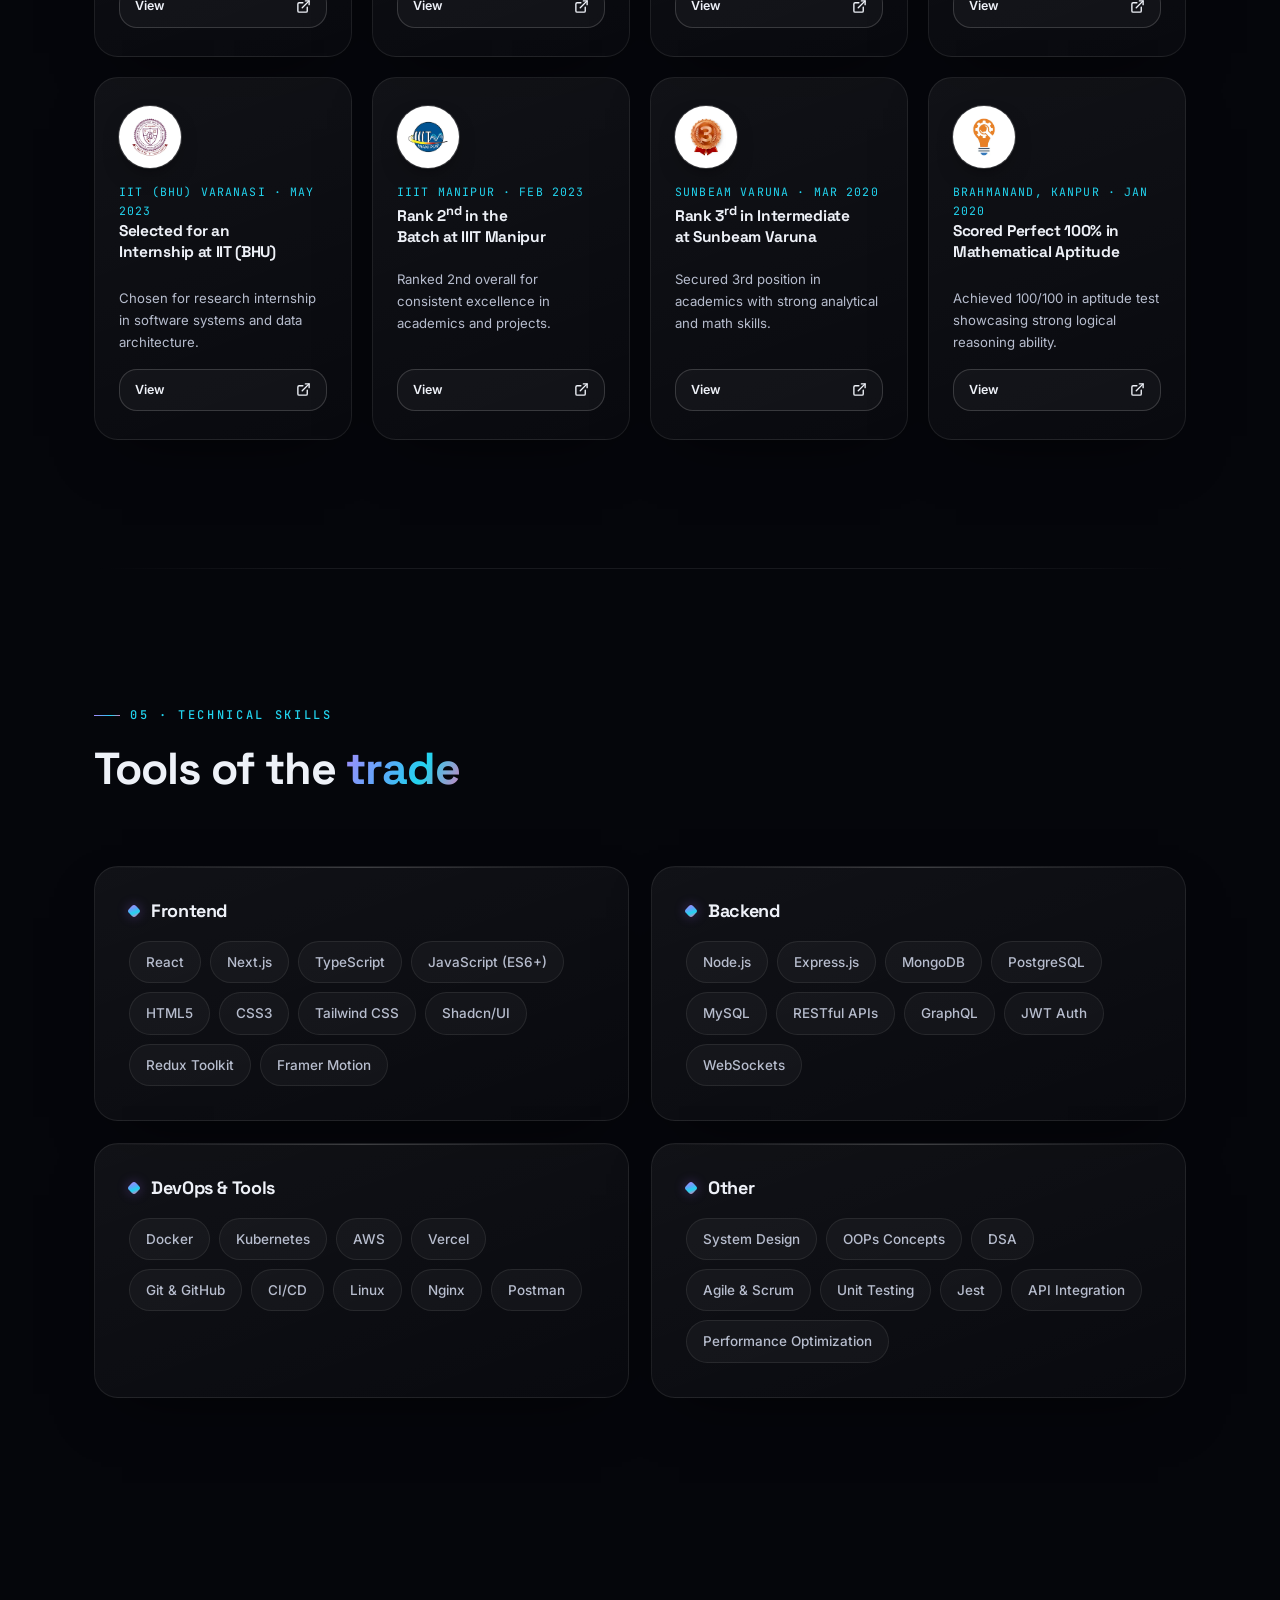
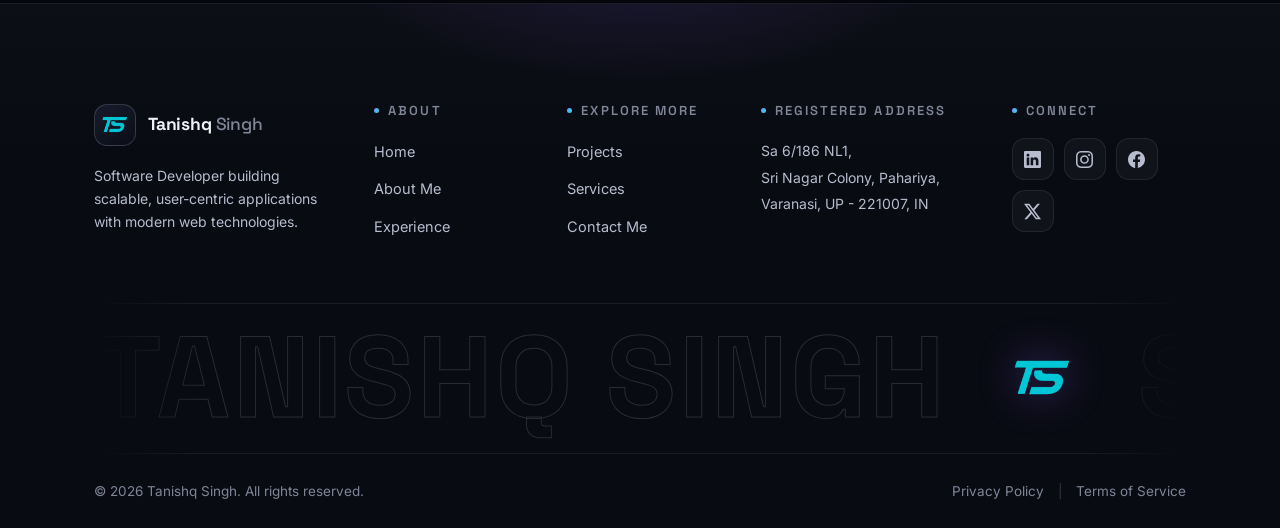
<file: experience.html>
<!DOCTYPE html>
<html lang="en">
<head>
  <!-- Google tag (gtag.js) -->
  <script async src="https://www.googletagmanager.com/gtag/js?id=G-D2R7K0CH46"></script>
  <script>
    window.dataLayer = window.dataLayer || [];
    function gtag(){dataLayer.push(arguments);}
    gtag('js', new Date());

    gtag('config', 'G-D2R7K0CH46');
  </script>
  <meta charset="UTF-8" />
  <meta name="viewport" content="width=device-width, initial-scale=1.0" />
  <title>Experience — Tanishq Singh | Software Developer</title>
  <meta name="description" content="Professional experience of Tanishq Singh — Software Developer with expertise in full stack web development, UI/UX, and scalable applications." />
  <meta name="keywords" content="Tanishq Singh experience, software developer, work experience, web developer, full stack, projects, portfolio, developer resume" />
  <meta name="author" content="Tanishq Singh" />
  <meta name="robots" content="index, follow" />
  <link rel="canonical" href="https://tanishqsingh.in/experience.html" />
  <meta property="og:type" content="website" />
  <meta property="og:title" content="Experience — Tanishq Singh | Software Developer" />
  <meta property="og:description" content="Explore the professional experience and development journey of Tanishq Singh." />
  <meta property="og:url" content="https://tanishqsingh.in/experience.html" />
  <meta property="og:image" content="https://tanishqsingh.in/assets/images/logo.webp" />
  <meta property="og:site_name" content="Tanishq Singh Portfolio" />
  <meta name="twitter:card" content="summary_large_image" />
  <meta name="twitter:title" content="Experience — Tanishq Singh | Software Developer" />
  <meta name="twitter:description" content="Explore the professional experience of Tanishq Singh — Software Developer specializing in modern web technologies." />
  <meta name="twitter:image" content="https://tanishqsingh.in/assets/images/logo.webp" />  <script type="application/ld+json">
  {
    "@context": "https://schema.org",
    "@type": "ProfilePage",
    "name": "Experience — Tanishq Singh",
    "url": "https://tanishqsingh.in/experience.html",
    "mainEntity": {
      "@type": "Person",
      "name": "Tanishq Singh",
      "jobTitle": "Software Developer",
      "url": "https://tanishqsingh.in/",
      "image": "https://tanishqsingh.in/assets/images/logo.webp",
      "worksFor": {
        "@type": "Organization",
        "name": "FireShark"
      },
      "sameAs": [
        "https://www.linkedin.com/in/tanishq-singh-/",
        "https://www.instagram.com/tanishqsingh.in/",
        "https://facebook.com/tanishqsingh.in/",
        "https://x.com/tanishqsingh_/",
        "https://t.me/tanishq_singh/",
        "https://wa.me/918881155518/"
      ]
    }
  }
  </script>
  <link rel="manifest" href="/manifest.json" />
  <link rel="icon" href="assets/images/logo.webp" />
  <link rel="preconnect" href="https://fonts.googleapis.com" />
  <link rel="preconnect" href="https://fonts.gstatic.com" crossorigin />
  <link href="https://fonts.googleapis.com/css2?family=Inter:wght@400;500;600&family=JetBrains+Mono:wght@400;500&family=Space+Grotesk:wght@500;600;700&display=swap" rel="stylesheet" />
  <link rel="stylesheet" href="styles.css" />
  <script>document.documentElement.classList.add("js");setTimeout(function(){document.documentElement.classList.add("loaded")},3800);</script>
</head>

<body>

  <div class="preloader" aria-hidden="true">
    <div class="pre-mark"><img src="assets/images/logo.webp" alt="" /></div>
    <div class="pre-name" aria-hidden="true">
      <span style="animation-delay:.05s">T</span><span style="animation-delay:.1s">A</span><span style="animation-delay:.15s">N</span><span style="animation-delay:.2s">I</span><span style="animation-delay:.25s">S</span><span style="animation-delay:.3s">H</span><span style="animation-delay:.35s">Q</span>
    </div>
    <div class="pre-bar"><i></i></div>
    <div class="pre-count">000 %</div>
  </div>

  <div class="cursor-dot" aria-hidden="true"></div>
  <div class="cursor-ring" aria-hidden="true"><span class="cursor-label"></span></div>

  <div class="scroll-progress" aria-hidden="true"><i></i></div>

  <div class="aurora" aria-hidden="true">
    <div class="aurora-blob b1"></div>
    <div class="aurora-blob b2"></div>
    <div class="aurora-blob b3"></div>
  </div>
  <div class="grid-overlay" aria-hidden="true"></div>


  <header class="site-header">
    <div class="nav-shell">
      <a href="index.html" class="brand" aria-label="Tanishq Singh — Home">
        <span class="brand-mark"><img src="assets/images/logo.webp" alt="Tanishq Singh logo" /></span>
        <span class="brand-name">Tanishq&nbsp;<em>Singh</em></span>
      </a>

      <nav class="nav-desktop" aria-label="Primary">
        <a href="index.html" class="nav-link">Home</a>

        <div class="nav-drop">
          <button class="nav-link drop-toggle" aria-haspopup="true">
            About
            <svg class="chev" viewBox="0 0 24 24" fill="none" stroke="currentColor" stroke-width="2.4" stroke-linecap="round" stroke-linejoin="round"><polyline points="6 9 12 15 18 9"/></svg>
          </button>
          <div class="drop-panel">
            <a href="about.html#bio"><i></i>About Me</a>
            <a href="about.html#coding"><i></i>Coding Profile</a>
            <a href="about.html#download"><i></i>Download CV</a>
          </div>
        </div>

        <div class="nav-drop">
          <button class="nav-link drop-toggle active" aria-haspopup="true">
            Experience
            <svg class="chev" viewBox="0 0 24 24" fill="none" stroke="currentColor" stroke-width="2.4" stroke-linecap="round" stroke-linejoin="round"><polyline points="6 9 12 15 18 9"/></svg>
          </button>
          <div class="drop-panel">
            <a href="#work"><i></i>Work Experience</a>
            <a href="#education"><i></i>Education</a>
            <a href="#certifications"><i></i>Certifications</a>
            <a href="#achievements"><i></i>Achievements</a>
            <a href="#skills"><i></i>Skills</a>
          </div>
        </div>

        <div class="nav-drop">
          <button class="nav-link drop-toggle" aria-haspopup="true">
            Projects
            <svg class="chev" viewBox="0 0 24 24" fill="none" stroke="currentColor" stroke-width="2.4" stroke-linecap="round" stroke-linejoin="round"><polyline points="6 9 12 15 18 9"/></svg>
          </button>
          <div class="drop-panel">
            <a href="projects.html#personal"><i></i>Personal Projects</a>
            <a href="projects.html#research"><i></i>Research Works</a>
            <a href="projects.html#opensource"><i></i>Open Source</a>
          </div>
        </div>

        <div class="nav-drop">
          <button class="nav-link drop-toggle" aria-haspopup="true">
            Services
            <svg class="chev" viewBox="0 0 24 24" fill="none" stroke="currentColor" stroke-width="2.4" stroke-linecap="round" stroke-linejoin="round"><polyline points="6 9 12 15 18 9"/></svg>
          </button>
          <div class="drop-panel">
            <a href="services.html#products"><i></i>Products</a>
            <a href="services.html#consultancy"><i></i>Consultancy</a>
            <a href="services.html#more"><i></i>More</a>
          </div>
        </div>
        <a href="contact.html" class="nav-link">Contact Me</a>
      </nav>

      <div class="nav-side">
        <button class="cmdk-btn" aria-label="Open quick navigation">
          <svg width="13" height="13" viewBox="0 0 24 24" fill="none" stroke="currentColor" stroke-width="2.2" stroke-linecap="round"><circle cx="11" cy="11" r="7"/><line x1="21" y1="21" x2="16.5" y2="16.5"/></svg>
          Quick Nav <span class="kbd">⌘K</span>
        </button>
        <button class="burger" aria-label="Toggle menu" aria-expanded="false">
          <span></span><span></span><span></span>
        </button>
      </div>
    </div>
  </header>

  <div class="mobile-drawer" id="mobileDrawer">
    <div class="drawer-inner">
      <a href="index.html" class="m-link">Home</a>

      <div class="m-group">
        <button class="m-toggle">About
          <svg class="chev" viewBox="0 0 24 24" fill="none" stroke="currentColor" stroke-width="2.4" stroke-linecap="round" stroke-linejoin="round"><polyline points="6 9 12 15 18 9"/></svg>
        </button>
        <div class="m-panel"><div>
          <a href="about.html#bio">About Me</a>
          <a href="about.html#coding">Coding Profile</a>
          <a href="about.html#download">Download CV</a>
        </div></div>
      </div>

      <div class="m-group">
        <button class="m-toggle">Experience
          <svg class="chev" viewBox="0 0 24 24" fill="none" stroke="currentColor" stroke-width="2.4" stroke-linecap="round" stroke-linejoin="round"><polyline points="6 9 12 15 18 9"/></svg>
        </button>
        <div class="m-panel"><div>
          <a href="#work">Work Experience</a>
          <a href="#education">Education</a>
          <a href="#certifications">Certifications</a>
          <a href="#achievements">Achievements</a>
          <a href="#skills">Skills</a>
        </div></div>
      </div>

      <div class="m-group">
        <button class="m-toggle">Projects
          <svg class="chev" viewBox="0 0 24 24" fill="none" stroke="currentColor" stroke-width="2.4" stroke-linecap="round" stroke-linejoin="round"><polyline points="6 9 12 15 18 9"/></svg>
        </button>
        <div class="m-panel"><div>
          <a href="projects.html#personal">Personal Projects</a>
          <a href="projects.html#research">Research Works</a>
          <a href="projects.html#opensource">Open Source</a>
        </div></div>
      </div>

      <div class="m-group">
        <button class="m-toggle">Services
          <svg class="chev" viewBox="0 0 24 24" fill="none" stroke="currentColor" stroke-width="2.4" stroke-linecap="round" stroke-linejoin="round"><polyline points="6 9 12 15 18 9"/></svg>
        </button>
        <div class="m-panel"><div>
          <a href="services.html#products">Products</a>
          <a href="services.html#consultancy">Consultancy</a>
          <a href="services.html#more">More</a>
        </div></div>
      </div>
      <a href="contact.html" class="m-link">Contact Me</a>

      <div class="drawer-cta">
        <a href="projects.html" class="btn btn-primary">View My Work</a>
        <a href="contact.html" class="btn btn-ghost">Get in Touch</a>
      </div>
      <p class="drawer-meta">VARANASI, IN — UTC+5:30</p>
    </div>
  </div>

  <div class="cmdk" role="dialog" aria-modal="true" aria-label="Quick navigation">
    <div class="cmdk-panel">
      <div class="cmdk-row">
        <svg viewBox="0 0 24 24" fill="none" stroke="currentColor" stroke-width="2.2" stroke-linecap="round"><circle cx="11" cy="11" r="7"/><line x1="21" y1="21" x2="16.5" y2="16.5"/></svg>
        <input class="cmdk-input" type="text" placeholder="Jump to a page or section…" aria-label="Search site" />
        <span class="kbd">ESC</span>
      </div>
      <div class="cmdk-list" role="listbox"></div>
      <div class="cmdk-foot"><span><b>↑</b><b>↓</b> navigate</span><span><b>↵</b> open</span><span><b>esc</b> close</span></div>
    </div>
  </div>

  <main id="main">

    <div class="page-head">
      <div class="container">
        <p class="crumbs" data-reveal><a href="index.html">tanishqsingh.in</a> <span>/</span> experience</p>
        <h1 class="page-title" data-reveal style="--rd:80ms">My <span class="grad-text">Journey</span></h1>
        <p class="page-sub" data-reveal style="--rd:160ms">Roles, research, and milestones — a timeline of the work that shaped me as an engineer.</p>
        <div class="page-head-line" data-reveal style="--rd:240ms"></div>
      </div>
    </div>

    <div class="page-subnav">
      <div class="container">
        <div class="subnav-track">
      <a href="#work" class="subnav-chip" data-subnav="work">Work</a>
      <a href="#education" class="subnav-chip" data-subnav="education">Education</a>
      <a href="#certifications" class="subnav-chip" data-subnav="certifications">Certifications</a>
      <a href="#achievements" class="subnav-chip" data-subnav="achievements">Achievements</a>
      <a href="#skills" class="subnav-chip" data-subnav="skills">Skills</a>
        </div>
      </div>
    </div>

    <section id="work" class="section" style="padding-top: 40px">
      <div class="container">
        <div class="section-head" data-reveal>
          <p class="eyebrow">01 · Where I've Worked</p>
          <h2 class="section-title">Work <span class="grad-text">Experience</span></h2>
        </div>

        <div class="timeline">
          <div class="tl-line"><div class="tl-fill"></div></div>

        <div class="tl-item" data-reveal style="--rd:0ms">
          <div class="tl-marker"></div>
          <div class="tl-card glass spot" data-spot>
            <div class="tl-head">
              <h3 class="tl-role">Software Developer</h3>
              <span class="tl-period">Oct 2025 - Present</span>
            </div>
            <p class="tl-org">FireShark · Full-time · Remote</p>
            <div class="tl-desc" data-full="Designed and built secure, scalable full-stack systems with performance-focused backend and optimized frontend.|Enhanced UI/UX accessibility, responsiveness, and brand consistency ensuring visually appealing and user-friendly web experience.|Managed database systems implementing automated backups, real-time monitoring, and secure access control mechanisms.|Integrated APIs with encryption, authentication, and authorization ensuring compliance and maximum operational security." data-short="Built secure, scalable full-stack apps with optimized performance.|Enhanced responsive UI/UX ensuring consistent branding."></div>
            <button class="tl-more" type="button">
              <span class="tl-more-label">Read full story</span>
              <svg viewBox="0 0 24 24" fill="none" stroke="currentColor" stroke-width="2.4" stroke-linecap="round" stroke-linejoin="round"><polyline points="6 9 12 15 18 9"/></svg>
            </button>
            <div class="tl-tags"><span class="tag">Full-Stack</span><span class="tag">Security</span><span class="tag">UI/UX</span><span class="tag">Database</span></div>
          </div>
        </div>

        <div class="tl-item" data-reveal style="--rd:60ms">
          <div class="tl-marker"></div>
          <div class="tl-card glass spot" data-spot>
            <div class="tl-head">
              <h3 class="tl-role">Software Developer</h3>
              <span class="tl-period">Dec 2024 - Sep 2025</span>
            </div>
            <p class="tl-org">HexaFusion Technologies · Full-time · Bengaluru, Hybrid</p>
            <div class="tl-desc" data-full="Developed dynamic web applications using React, Redux, Node, and Express ensuring modular and scalable architecture.|Built fully responsive designs maintaining smooth functionality across various browsers and devices consistently.|Optimized MongoDB and MySQL queries improving indexing, performance, and retrieval speed under heavy usage conditions.|Participated in agile sprints, CI/CD deployments, and code reviews maintaining clean, reliable, and efficient code." data-short="Built and maintained responsive web apps using MERN stack.|Optimized database queries ensuring faster performance."></div>
            <button class="tl-more" type="button">
              <span class="tl-more-label">Read full story</span>
              <svg viewBox="0 0 24 24" fill="none" stroke="currentColor" stroke-width="2.4" stroke-linecap="round" stroke-linejoin="round"><polyline points="6 9 12 15 18 9"/></svg>
            </button>
            <div class="tl-tags"><span class="tag">React.js</span><span class="tag">Node.js</span><span class="tag">MongoDB</span><span class="tag">Docker</span></div>
          </div>
        </div>

        <div class="tl-item" data-reveal style="--rd:0ms">
          <div class="tl-marker"></div>
          <div class="tl-card glass spot" data-spot>
            <div class="tl-head">
              <h3 class="tl-role">SDE Intern</h3>
              <span class="tl-period">Jun 2024 - Nov 2024</span>
            </div>
            <p class="tl-org">HexaFusion Technologies · Internship</p>
            <div class="tl-desc" data-full="Developed and deployed full-stack features using ReactJS, NodeJS, and MongoDB ensuring scalability and performance.|Created automated testing frameworks enhancing reliability, coverage, and reducing regression across builds effectively.|Collaborated across teams building modular web systems aligning with client goals and design standards.|Explored GraphQL, Docker, and Kubernetes enhancing speed, maintainability, and system uptime significantly." data-short="Developed and deployed scalable full-stack features with MERN.|Created automation tests improving reliability."></div>
            <button class="tl-more" type="button">
              <span class="tl-more-label">Read full story</span>
              <svg viewBox="0 0 24 24" fill="none" stroke="currentColor" stroke-width="2.4" stroke-linecap="round" stroke-linejoin="round"><polyline points="6 9 12 15 18 9"/></svg>
            </button>
            <div class="tl-tags"><span class="tag">React.js</span><span class="tag">Node.js</span><span class="tag">MongoDB</span><span class="tag">Testing</span></div>
          </div>
        </div>

        <div class="tl-item" data-reveal style="--rd:60ms">
          <div class="tl-marker"></div>
          <div class="tl-card glass spot" data-spot>
            <div class="tl-head">
              <h3 class="tl-role">Open-Source Contributor</h3>
              <span class="tl-period">May 2024 - Aug 2024</span>
            </div>
            <p class="tl-org">GirlScript Summer of Code · Part-time · Remote</p>
            <div class="tl-desc" data-full="Contributed major features and resolved bugs improving multiple open-source repositories' stability and maintainability.|Collaborated with global teams via GitHub PRs, code reviews, and agile sprints effectively.|Enhanced existing architectures improving modularity, readability, and multi-platform compatibility across supported projects.|Revamped documentation improving onboarding and simplifying contribution processes for new community developers." data-short="Contributed features and bug fixes to open-source projects.|Improved code efficiency and documentation."></div>
            <button class="tl-more" type="button">
              <span class="tl-more-label">Read full story</span>
              <svg viewBox="0 0 24 24" fill="none" stroke="currentColor" stroke-width="2.4" stroke-linecap="round" stroke-linejoin="round"><polyline points="6 9 12 15 18 9"/></svg>
            </button>
            <div class="tl-tags"><span class="tag">GitHub</span><span class="tag">React.js</span><span class="tag">AngularJS</span></div>
          </div>
        </div>

        <div class="tl-item" data-reveal style="--rd:0ms">
          <div class="tl-marker"></div>
          <div class="tl-card glass spot" data-spot>
            <div class="tl-head">
              <h3 class="tl-role">Mobile App Developer - Intern</h3>
              <span class="tl-period">Jul 2023 - Sep 2023</span>
            </div>
            <p class="tl-org">Bolt IoT · Internship · Bengaluru, Remote</p>
            <div class="tl-desc" data-full="Developed cross-platform mobile apps using React Native integrating IoT and machine learning functionalities seamlessly.|Designed clean, responsive interfaces ensuring accessibility and smooth usability across Android and iOS devices.|Streamlined real-time communication pipelines enhancing performance, latency, and synchronization between IoT devices.|Collaborated cross-functionally debugging and improving overall performance, scalability, and deployment stability." data-short="Built IoT-integrated React Native apps improving responsiveness.|Optimized data flow for real-time updates."></div>
            <button class="tl-more" type="button">
              <span class="tl-more-label">Read full story</span>
              <svg viewBox="0 0 24 24" fill="none" stroke="currentColor" stroke-width="2.4" stroke-linecap="round" stroke-linejoin="round"><polyline points="6 9 12 15 18 9"/></svg>
            </button>
            <div class="tl-tags"><span class="tag">React Native</span><span class="tag">IoT</span><span class="tag">Machine Learning</span></div>
          </div>
        </div>

        <div class="tl-item" data-reveal style="--rd:60ms">
          <div class="tl-marker"></div>
          <div class="tl-card glass spot" data-spot>
            <div class="tl-head">
              <h3 class="tl-role">Summer Research Intern</h3>
              <span class="tl-period">May 2023 - Jul 2023</span>
            </div>
            <p class="tl-org">IIT (BHU) Varanasi · Internship · On-site</p>
            <div class="tl-desc" data-full="Researched wireless sensor networks focusing on optimizing energy consumption and communication reliability.|Proposed novel disc-based partition algorithm improving network lifespan and reducing redundant transmissions effectively.|Conducted simulations in MATLAB validating performance improvements across multiple test scenarios precisely.|Presented research outcomes demonstrating measurable gains in efficiency, scalability, and network coverage range." data-short="Researched and optimized WSN models using MATLAB.|Proposed efficient disc-based network methods."></div>
            <button class="tl-more" type="button">
              <span class="tl-more-label">Read full story</span>
              <svg viewBox="0 0 24 24" fill="none" stroke="currentColor" stroke-width="2.4" stroke-linecap="round" stroke-linejoin="round"><polyline points="6 9 12 15 18 9"/></svg>
            </button>
            <div class="tl-tags"><span class="tag">WSN</span><span class="tag">MATLAB</span><span class="tag">Research</span></div>
          </div>
        </div>

        <div class="tl-item" data-reveal style="--rd:0ms">
          <div class="tl-marker"></div>
          <div class="tl-card glass spot" data-spot>
            <div class="tl-head">
              <h3 class="tl-role">Power Programmer</h3>
              <span class="tl-period">Apr 2023</span>
            </div>
            <p class="tl-org">Infosys · Freelance · Bengaluru, Remote</p>
            <div class="tl-desc" data-full="Built Couchbase Lite databases enabling offline-first functionality in enterprise mobile applications efficiently.|Integrated React Native clients with Couchbase ensuring seamless synchronization and conflict resolution for distributed data.|Optimized query structures enhancing database performance, caching, and response speed across devices.|Implemented encryption ensuring end-to-end data protection, privacy compliance, and secure mobile communication." data-short="Built offline-first Couchbase database for mobile apps.|Integrated secure sync with React Native systems."></div>
            <button class="tl-more" type="button">
              <span class="tl-more-label">Read full story</span>
              <svg viewBox="0 0 24 24" fill="none" stroke="currentColor" stroke-width="2.4" stroke-linecap="round" stroke-linejoin="round"><polyline points="6 9 12 15 18 9"/></svg>
            </button>
            <div class="tl-tags"><span class="tag">Couchbase</span><span class="tag">React Native</span><span class="tag">Databases</span></div>
          </div>
        </div>

        <div class="tl-item" data-reveal style="--rd:60ms">
          <div class="tl-marker"></div>
          <div class="tl-card glass spot" data-spot>
            <div class="tl-head">
              <h3 class="tl-role">ESG Data Analyst</h3>
              <span class="tl-period">Mar 2023</span>
            </div>
            <p class="tl-org">Tata Consultancy Services · Freelance · Gurugram, Remote</p>
            <div class="tl-desc" data-full="Analyzed ESG metrics identifying key improvement areas and potential reporting inconsistencies effectively.|Designed fitment matrices aligning corporate ESG objectives with sustainable long-term growth and compliance strategies.|Benchmarked ESG frameworks assessing adaptability, scalability, and environmental impact through quantitative evaluation.|Partnered with teams ensuring transparent, accurate, and verified sustainability data management practices organization-wide." data-short="Analyzed ESG data to identify sustainability gaps.|Built matrices aligning ESG with business goals."></div>
            <button class="tl-more" type="button">
              <span class="tl-more-label">Read full story</span>
              <svg viewBox="0 0 24 24" fill="none" stroke="currentColor" stroke-width="2.4" stroke-linecap="round" stroke-linejoin="round"><polyline points="6 9 12 15 18 9"/></svg>
            </button>
            <div class="tl-tags"><span class="tag">Data Analysis</span><span class="tag">ESG</span><span class="tag">Analytics</span></div>
          </div>
        </div>

        <div class="tl-item" data-reveal style="--rd:0ms">
          <div class="tl-marker"></div>
          <div class="tl-card glass spot" data-spot>
            <div class="tl-head">
              <h3 class="tl-role">Cyber Security Analyst</h3>
              <span class="tl-period">Mar 2023</span>
            </div>
            <p class="tl-org">Mastercard · Freelance · Gurugram, Remote</p>
            <div class="tl-desc" data-full="Designed phishing simulations analyzing organizational vulnerabilities and identifying email security weaknesses accurately.|Evaluated incidents recognizing patterns and recommending effective mitigation strategies for future prevention.|Compiled analytical reports summarizing potential risks, threats, and applied defensive measures precisely.|Helped develop cybersecurity awareness and anti-phishing training improving employee vigilance organization-wide." data-short="Designed phishing tests identifying email security flaws.|Proposed mitigation and awareness strategies."></div>
            <button class="tl-more" type="button">
              <span class="tl-more-label">Read full story</span>
              <svg viewBox="0 0 24 24" fill="none" stroke="currentColor" stroke-width="2.4" stroke-linecap="round" stroke-linejoin="round"><polyline points="6 9 12 15 18 9"/></svg>
            </button>
            <div class="tl-tags"><span class="tag">Cybersecurity</span><span class="tag">Analysis</span><span class="tag">Training</span></div>
          </div>
        </div>
        </div>
      </div>
    </section>

    <div class="container"><div class="sect-line"></div></div>

    <section id="education" class="section">
      <div class="container">
        <div class="section-head" data-reveal>
          <p class="eyebrow">02 · Education</p>
          <h2 class="section-title">Academic <span class="grad-text">Foundations</span></h2>
        </div>

        <div class="edu-list">
          <div class="edu-card glass spot" data-reveal data-spot>
            <div class="edu-head">
              <h3>Bachelor of Technology - B.Tech</h3>
              <p class="edu-institution">Indian Institute of Information Technology Senapati, Manipur</p>
              <p class="edu-details">Electronics and Communication Engineering</p>
              <div class="edu-grade">
                <span class="g-label">Grade</span>
                <strong>8.87 / 10.00</strong>
                <span class="medal-badge">
                  <svg viewBox="0 0 24 24" fill="currentColor"><path d="M12 2l2.4 5.26 5.6.52-4.2 3.82 1.22 5.6L12 14.27 6.98 17.2 8.2 11.6 4 7.78l5.6-.52L12 2z"/></svg>
                  Silver Medalist of the Batch
                </span>
              </div>
            </div>
            <span class="edu-year">Dec 2021 - Apr 2025</span>
          </div>

          <div class="edu-card glass spot" data-reveal data-spot style="--rd:90ms">
            <div class="edu-head">
              <h3>Senior Secondary School</h3>
              <p class="edu-institution">Sunbeam School Varuna</p>
              <p class="edu-details">PCM and Computer Science</p>
              <div class="edu-grade">
                <span class="g-label">Grade</span>
                <strong>93.80 / 100.00</strong>
              </div>
              <div class="score-chips">
                <span class="score-chip">Mathematics <b>97</b></span>
                <span class="score-chip">Physics <b>92</b></span>
                <span class="score-chip">Chemistry <b>95</b></span>
                <span class="score-chip">Computer Science <b>94</b></span>
              </div>
            </div>
            <span class="edu-year">Apr 2019 - Mar 2021</span>
          </div>

          <div class="edu-card glass spot" data-reveal data-spot style="--rd:180ms">
            <div class="edu-head">
              <h3>High School</h3>
              <p class="edu-institution">Sunbeam School Varuna</p>
              <p class="edu-details">Science &amp; Mathematics</p>
              <div class="edu-grade">
                <span class="g-label">Grade</span>
                <strong>95.33 / 100.00</strong>
              </div>
              <div class="score-chips">
                <span class="score-chip">Mathematics <b>95</b></span>
                <span class="score-chip">Science <b>98</b></span>
                <span class="score-chip">Foundation of IT <b>97</b></span>
              </div>
            </div>
            <span class="edu-year">Apr 2017 - Mar 2019</span>
          </div>
        </div>
      </div>
    </section>

    <div class="container"><div class="sect-line"></div></div>

    <section id="certifications" class="section">
      <div class="container">
        <div class="section-head" data-reveal>
          <p class="eyebrow">03 · Certifications</p>
          <h2 class="section-title">Always <span class="grad-text">learning</span></h2>
        </div>

        <div class="cert-grid">
          <div class="cert-card glass spot" data-reveal data-spot style="--rd:0ms">
            <div class="logo-chip"><img src="assets/images/chatgpt.webp" alt="" loading="lazy" /></div>
            <div>
              <p class="cert-issuer">DeepLearning.AI · Sep 2025</p>
              <h3>OpenAI Prompt Engineering for Devs</h3>
            </div>
            <p>Mastered effective prompt design and advanced GenAI optimization workflows.</p>
            <a href="https://learn.deeplearning.ai/accomplishments/e63226d2-cde6-4ce0-8577-7a7a11f0dfa8?usp=sharing" target="_blank" rel="noopener noreferrer" class="credential-btn">
              View Certificate
              <svg viewBox="0 0 24 24" fill="none" stroke="currentColor" stroke-width="2.2" stroke-linecap="round" stroke-linejoin="round"><path d="M18 13v6a2 2 0 0 1-2 2H5a2 2 0 0 1-2-2V8a2 2 0 0 1 2-2h6"/><polyline points="15 3 21 3 21 9"/><line x1="10" y1="14" x2="21" y2="3"/></svg>
            </a>
          </div>

          <div class="cert-card glass spot" data-reveal data-spot style="--rd:80ms">
            <div class="logo-chip"><img src="assets/images/iitb.webp" alt="" loading="lazy" /></div>
            <div>
              <p class="cert-issuer">IIT Bombay · Jul 2024</p>
              <h3>Advanced C++ Training by IIT Bombay</h3>
            </div>
            <p>Learned advanced OOP, STL, templates, and performance-oriented C++ concepts.</p>
            <a href="https://drive.google.com/file/d/1-N4Tx1N-H8YsyHJdGweMfyYhXn2ni91u/view?usp=sharing" target="_blank" rel="noopener noreferrer" class="credential-btn">
              View Certificate
              <svg viewBox="0 0 24 24" fill="none" stroke="currentColor" stroke-width="2.2" stroke-linecap="round" stroke-linejoin="round"><path d="M18 13v6a2 2 0 0 1-2 2H5a2 2 0 0 1-2-2V8a2 2 0 0 1 2-2h6"/><polyline points="15 3 21 3 21 9"/><line x1="10" y1="14" x2="21" y2="3"/></svg>
            </a>
          </div>

          <div class="cert-card glass spot" data-reveal data-spot style="--rd:160ms">
            <div class="logo-chip"><img src="assets/images/udemy.webp" alt="" loading="lazy" /></div>
            <div>
              <p class="cert-issuer">Udemy · Sep 2023</p>
              <h3>Intensive MERN Stack Course on Udemy</h3>
            </div>
            <p>Built full-stack apps using React.js, Node.js, Express.js, MongoDB, and RESTful APIs.</p>
            <a href="https://www.udemy.com/certificate/UC-b00abdcc-4982-4a0b-a886-af75c5d96c58/" target="_blank" rel="noopener noreferrer" class="credential-btn">
              View Certificate
              <svg viewBox="0 0 24 24" fill="none" stroke="currentColor" stroke-width="2.2" stroke-linecap="round" stroke-linejoin="round"><path d="M18 13v6a2 2 0 0 1-2 2H5a2 2 0 0 1-2-2V8a2 2 0 0 1 2-2h6"/><polyline points="15 3 21 3 21 9"/><line x1="10" y1="14" x2="21" y2="3"/></svg>
            </a>
          </div>

          <div class="cert-card glass spot" data-reveal data-spot style="--rd:0ms">
            <div class="logo-chip"><img src="assets/images/tcs.webp" alt="" loading="lazy" /></div>
            <div>
              <p class="cert-issuer">TCS · Apr 2023</p>
              <h3>ESG Virtual Experience Program by TCS</h3>
            </div>
            <p>Gained valuable insights into sustainability metrics and corporate ESG analysis.</p>
            <a href="https://forage-uploads-prod.s3.amazonaws.com/completion-certificates/Tata%20Consultancy%20Services/N8Muuhk6XsXgMTeu2_Tata%20Consultancy%20Services_c7aycetqsEcp2RMHJ_1681847588912_completion_certificate.pdf" target="_blank" rel="noopener noreferrer" class="credential-btn">
              View Certificate
              <svg viewBox="0 0 24 24" fill="none" stroke="currentColor" stroke-width="2.2" stroke-linecap="round" stroke-linejoin="round"><path d="M18 13v6a2 2 0 0 1-2 2H5a2 2 0 0 1-2-2V8a2 2 0 0 1 2-2h6"/><polyline points="15 3 21 3 21 9"/><line x1="10" y1="14" x2="21" y2="3"/></svg>
            </a>
          </div>

          <div class="cert-card glass spot" data-reveal data-spot style="--rd:80ms">
            <div class="logo-chip"><img src="assets/images/mastercard.webp" alt="" loading="lazy" /></div>
            <div>
              <p class="cert-issuer">MasterCard · Mar 2023</p>
              <h3>CyberSecurity Virtual Experience by MasterCard</h3>
            </div>
            <p>Explored cybersecurity frameworks, risk assessment, and data protection.</p>
            <a href="https://forage-uploads-prod.s3.amazonaws.com/completion-certificates/mastercard/vcKAB5yYAgvemepGQ_Mastercard_c7aycetqsEcp2RMHJ_1679238274011_completion_certificate.pdf" target="_blank" rel="noopener noreferrer" class="credential-btn">
              View Certificate
              <svg viewBox="0 0 24 24" fill="none" stroke="currentColor" stroke-width="2.2" stroke-linecap="round" stroke-linejoin="round"><path d="M18 13v6a2 2 0 0 1-2 2H5a2 2 0 0 1-2-2V8a2 2 0 0 1 2-2h6"/><polyline points="15 3 21 3 21 9"/><line x1="10" y1="14" x2="21" y2="3"/></svg>
            </a>
          </div>

          <div class="cert-card glass spot" data-reveal data-spot style="--rd:160ms">
            <div class="logo-chip"><img src="assets/images/aws.webp" alt="" loading="lazy" /></div>
            <div>
              <p class="cert-issuer">Amazon Web Services · Mar 2023</p>
              <h3>Cloud Integrated Mobile App Dev by AWS</h3>
            </div>
            <p>Created cloud-enabled mobile apps leveraging AWS services and infrastructure.</p>
            <a href="https://www.mygreatlearning.com/certificate/SCATFIWG" target="_blank" rel="noopener noreferrer" class="credential-btn">
              View Certificate
              <svg viewBox="0 0 24 24" fill="none" stroke="currentColor" stroke-width="2.2" stroke-linecap="round" stroke-linejoin="round"><path d="M18 13v6a2 2 0 0 1-2 2H5a2 2 0 0 1-2-2V8a2 2 0 0 1 2-2h6"/><polyline points="15 3 21 3 21 9"/><line x1="10" y1="14" x2="21" y2="3"/></svg>
            </a>
          </div>

          <div class="cert-card glass spot" data-reveal data-spot style="--rd:0ms">
            <div class="logo-chip"><img src="assets/images/infosys.webp" alt="" loading="lazy" /></div>
            <div>
              <p class="cert-issuer">Infosys · Mar 2023</p>
              <h3>Power Programmer Virtual Experience by Infosys</h3>
            </div>
            <p>Developed scalable React Native apps with backend architecture exposure.</p>
            <a href="https://forage-uploads-prod.s3.amazonaws.com/completion-certificates/Infosys/qyS5w2xfLoFEKAFpH_Infosys_c7aycetqsEcp2RMHJ_1679335949954_completion_certificate.pdf" target="_blank" rel="noopener noreferrer" class="credential-btn">
              View Certificate
              <svg viewBox="0 0 24 24" fill="none" stroke="currentColor" stroke-width="2.2" stroke-linecap="round" stroke-linejoin="round"><path d="M18 13v6a2 2 0 0 1-2 2H5a2 2 0 0 1-2-2V8a2 2 0 0 1 2-2h6"/><polyline points="15 3 21 3 21 9"/><line x1="10" y1="14" x2="21" y2="3"/></svg>
            </a>
          </div>

          <div class="cert-card glass spot" data-reveal data-spot style="--rd:80ms">
            <div class="logo-chip"><img src="assets/images/educba.webp" alt="" loading="lazy" /></div>
            <div>
              <p class="cert-issuer">EDUCBA · May 2021</p>
              <h3>Python Programming Certification by EDUCBA</h3>
            </div>
            <p>Covered Python syntax, data handling, and automation scripting fundamentals.</p>
            <a href="https://www.educba.com/certificate/?c=D5205YZEZ" target="_blank" rel="noopener noreferrer" class="credential-btn">
              View Certificate
              <svg viewBox="0 0 24 24" fill="none" stroke="currentColor" stroke-width="2.2" stroke-linecap="round" stroke-linejoin="round"><path d="M18 13v6a2 2 0 0 1-2 2H5a2 2 0 0 1-2-2V8a2 2 0 0 1 2-2h6"/><polyline points="15 3 21 3 21 9"/><line x1="10" y1="14" x2="21" y2="3"/></svg>
            </a>
          </div>

        </div>

        <div class="section-head" data-reveal style="margin-top: clamp(56px, 7vw, 90px); margin-bottom: 36px">
          <p class="eyebrow">More Credentials</p>
          <h2 class="section-title" style="font-size: clamp(1.5rem, 2.6vw, 2rem)">Other Certificates</h2>
        </div>

        <div class="cert-grid">
          <div class="cert-card glass spot" data-reveal data-spot style="--rd:0ms">
            <div class="logo-chip"><img src="assets/images/iiitm.webp" alt="" loading="lazy" /></div>
            <div>
              <p class="cert-issuer">IIIT Manipur · May 2024</p>
              <h3>Mess Committee Excellence Award</h3>
            </div>
            <p>Recognized for dedicated contribution and exceptional performance in hostel and mess committee operations.</p>
            <a href="https://drive.google.com/file/d/1YhRM9b1DkumZnUWVKxZMi9gVdQr8iifs/view?usp=sharing" target="_blank" rel="noopener noreferrer" class="credential-btn">
              View Certificate
              <svg viewBox="0 0 24 24" fill="none" stroke="currentColor" stroke-width="2.2" stroke-linecap="round" stroke-linejoin="round"><path d="M18 13v6a2 2 0 0 1-2 2H5a2 2 0 0 1-2-2V8a2 2 0 0 1 2-2h6"/><polyline points="15 3 21 3 21 9"/><line x1="10" y1="14" x2="21" y2="3"/></svg>
            </a>
          </div>

          <div class="cert-card glass spot" data-reveal data-spot style="--rd:80ms">
            <div class="logo-chip"><img src="assets/images/iitbhu.webp" alt="" loading="lazy" /></div>
            <div>
              <p class="cert-issuer">IIT (BHU) Varanasi · Jul 2023</p>
              <h3>Research Intern Completion - IIT (BHU)</h3>
            </div>
            <p>Worked on Wireless Sensor Networks to optimize node lifetime and energy efficiency in data communication.</p>
            <a href="https://drive.google.com/file/d/198cwP76y5mKEIQc8L9bZRLJCi8Yisop3/view?usp=sharing" target="_blank" rel="noopener noreferrer" class="credential-btn">
              View Certificate
              <svg viewBox="0 0 24 24" fill="none" stroke="currentColor" stroke-width="2.2" stroke-linecap="round" stroke-linejoin="round"><path d="M18 13v6a2 2 0 0 1-2 2H5a2 2 0 0 1-2-2V8a2 2 0 0 1 2-2h6"/><polyline points="15 3 21 3 21 9"/><line x1="10" y1="14" x2="21" y2="3"/></svg>
            </a>
          </div>

          <div class="cert-card glass spot" data-reveal data-spot style="--rd:160ms">
            <div class="logo-chip"><img src="assets/images/sunbeam.webp" alt="" loading="lazy" /></div>
            <div>
              <p class="cert-issuer">Sunbeam Varuna · May 2019</p>
              <h3>Academic Excellence in High School</h3>
            </div>
            <p>Secured above 95% overall with a perfect 100% in Social Science, reflecting strong academic consistency.</p>
            <a href="https://drive.google.com/file/d/1mS6jOky0Ra766b5EaCp57qTqxXlkBbzU/view?usp=sharing" target="_blank" rel="noopener noreferrer" class="credential-btn">
              View Certificate
              <svg viewBox="0 0 24 24" fill="none" stroke="currentColor" stroke-width="2.2" stroke-linecap="round" stroke-linejoin="round"><path d="M18 13v6a2 2 0 0 1-2 2H5a2 2 0 0 1-2-2V8a2 2 0 0 1 2-2h6"/><polyline points="15 3 21 3 21 9"/><line x1="10" y1="14" x2="21" y2="3"/></svg>
            </a>
          </div>

        </div>
      </div>
    </section>

    <div class="container"><div class="sect-line"></div></div>

    <section id="achievements" class="section">
      <div class="container">
        <div class="section-head" data-reveal>
          <p class="eyebrow">04 · Achievements</p>
          <h2 class="section-title">Moments that <span class="grad-text">matter</span></h2>
        </div>

        <div class="achv-grid">
          <div class="achv-card glass spot" data-reveal data-spot style="--rd:0ms">
            <div class="logo-chip"><img src="assets/images/leetcode.webp" alt="" loading="lazy" /></div>
            <div>
              <p class="cert-issuer">LeetCode · Oct 2025</p>
              <h3>500 Days of Coding on LeetCode</h3>
            </div>
            <p>Earned a 500-day badge for consistent problem-solving and coding discipline.</p>
            <a href="https://leetcode.com/u/tanishqsingh/" target="_blank" rel="noopener noreferrer" class="credential-btn">
              View
              <svg viewBox="0 0 24 24" fill="none" stroke="currentColor" stroke-width="2.2" stroke-linecap="round" stroke-linejoin="round"><path d="M18 13v6a2 2 0 0 1-2 2H5a2 2 0 0 1-2-2V8a2 2 0 0 1 2-2h6"/><polyline points="15 3 21 3 21 9"/><line x1="10" y1="14" x2="21" y2="3"/></svg>
            </a>
          </div>

          <div class="achv-card glass spot" data-reveal data-spot style="--rd:70ms">
            <div class="logo-chip"><img src="assets/images/silver.webp" alt="" loading="lazy" /></div>
            <div>
              <p class="cert-issuer">IIIT Manipur · Apr 2025</p>
              <h3>Silver Medalist of the Batch 2025 - IIIT Manipur</h3>
            </div>
            <p>Awarded Silver Medal for academic excellence and top performance in class.</p>
            <a href="https://drive.google.com/file/d/1AZubG_cyu1clteX47ymY-xCiZ-n2MOYt/view?usp=sharing" target="_blank" rel="noopener noreferrer" class="credential-btn">
              View
              <svg viewBox="0 0 24 24" fill="none" stroke="currentColor" stroke-width="2.2" stroke-linecap="round" stroke-linejoin="round"><path d="M18 13v6a2 2 0 0 1-2 2H5a2 2 0 0 1-2-2V8a2 2 0 0 1 2-2h6"/><polyline points="15 3 21 3 21 9"/><line x1="10" y1="14" x2="21" y2="3"/></svg>
            </a>
          </div>

          <div class="achv-card glass spot" data-reveal data-spot style="--rd:140ms">
            <div class="logo-chip"><img src="assets/images/iitb.webp" alt="" loading="lazy" /></div>
            <div>
              <p class="cert-issuer">IIT Bombay · Jul 2024</p>
              <h3>Advanced C++ Training Excellence - IIT Bombay</h3>
            </div>
            <p>Scored 85/100 in the national-level Advanced C++ performance evaluation.</p>
            <a href="https://drive.google.com/file/d/1-N4Tx1N-H8YsyHJdGweMfyYhXn2ni91u/view?usp=sharing" target="_blank" rel="noopener noreferrer" class="credential-btn">
              View
              <svg viewBox="0 0 24 24" fill="none" stroke="currentColor" stroke-width="2.2" stroke-linecap="round" stroke-linejoin="round"><path d="M18 13v6a2 2 0 0 1-2 2H5a2 2 0 0 1-2-2V8a2 2 0 0 1 2-2h6"/><polyline points="15 3 21 3 21 9"/><line x1="10" y1="14" x2="21" y2="3"/></svg>
            </a>
          </div>

          <div class="achv-card glass spot" data-reveal data-spot style="--rd:210ms">
            <div class="logo-chip"><img src="assets/images/girlscript.webp" alt="" loading="lazy" /></div>
            <div>
              <p class="cert-issuer">GirlScript Foundation · May 2024</p>
              <h3>Shortlisted for GirlScript Summer of Code</h3>
            </div>
            <p>Selected contributor for open-source projects under GSSoC coding program.</p>
            <a href="https://drive.google.com/file/d/1c7wJq0ANutNC2KQYR8pGPdADqN6O6CPQ/view?usp=sharing" target="_blank" rel="noopener noreferrer" class="credential-btn">
              View
              <svg viewBox="0 0 24 24" fill="none" stroke="currentColor" stroke-width="2.2" stroke-linecap="round" stroke-linejoin="round"><path d="M18 13v6a2 2 0 0 1-2 2H5a2 2 0 0 1-2-2V8a2 2 0 0 1 2-2h6"/><polyline points="15 3 21 3 21 9"/><line x1="10" y1="14" x2="21" y2="3"/></svg>
            </a>
          </div>

          <div class="achv-card glass spot" data-reveal data-spot style="--rd:0ms">
            <div class="logo-chip"><img src="assets/images/iitbhu.webp" alt="" loading="lazy" /></div>
            <div>
              <p class="cert-issuer">IIT (BHU) Varanasi · May 2023</p>
              <h3>Selected for an Internship at IIT (BHU)</h3>
            </div>
            <p>Chosen for research internship in software systems and data architecture.</p>
            <a href="https://drive.google.com/file/d/1RDEVCnXSJSf6RK03i0gWJfzUwOv1iZ8w/view?usp=sharing" target="_blank" rel="noopener noreferrer" class="credential-btn">
              View
              <svg viewBox="0 0 24 24" fill="none" stroke="currentColor" stroke-width="2.2" stroke-linecap="round" stroke-linejoin="round"><path d="M18 13v6a2 2 0 0 1-2 2H5a2 2 0 0 1-2-2V8a2 2 0 0 1 2-2h6"/><polyline points="15 3 21 3 21 9"/><line x1="10" y1="14" x2="21" y2="3"/></svg>
            </a>
          </div>

          <div class="achv-card glass spot" data-reveal data-spot style="--rd:70ms">
            <div class="logo-chip"><img src="assets/images/iiitm.webp" alt="" loading="lazy" /></div>
            <div>
              <p class="cert-issuer">IIIT Manipur · Feb 2023</p>
              <h3>Rank 2<sup>nd</sup> in the Batch at IIIT Manipur</h3>
            </div>
            <p>Ranked 2nd overall for consistent excellence in academics and projects.</p>
            <a href="https://drive.google.com/file/d/1btXs1dCd_xmlDfC42GA3jy0YdN18up59/view?usp=sharing" target="_blank" rel="noopener noreferrer" class="credential-btn">
              View
              <svg viewBox="0 0 24 24" fill="none" stroke="currentColor" stroke-width="2.2" stroke-linecap="round" stroke-linejoin="round"><path d="M18 13v6a2 2 0 0 1-2 2H5a2 2 0 0 1-2-2V8a2 2 0 0 1 2-2h6"/><polyline points="15 3 21 3 21 9"/><line x1="10" y1="14" x2="21" y2="3"/></svg>
            </a>
          </div>

          <div class="achv-card glass spot" data-reveal data-spot style="--rd:140ms">
            <div class="logo-chip"><img src="assets/images/rank.webp" alt="" loading="lazy" /></div>
            <div>
              <p class="cert-issuer">Sunbeam Varuna · Mar 2020</p>
              <h3>Rank 3<sup>rd</sup> in Intermediate at Sunbeam Varuna</h3>
            </div>
            <p>Secured 3rd position in academics with strong analytical and math skills.</p>
            <a href="https://drive.google.com/file/d/1CWAMJ0U5QnuA4hJhk-jwWqVAgJw5G-SH/view?usp=sharing" target="_blank" rel="noopener noreferrer" class="credential-btn">
              View
              <svg viewBox="0 0 24 24" fill="none" stroke="currentColor" stroke-width="2.2" stroke-linecap="round" stroke-linejoin="round"><path d="M18 13v6a2 2 0 0 1-2 2H5a2 2 0 0 1-2-2V8a2 2 0 0 1 2-2h6"/><polyline points="15 3 21 3 21 9"/><line x1="10" y1="14" x2="21" y2="3"/></svg>
            </a>
          </div>

          <div class="achv-card glass spot" data-reveal data-spot style="--rd:210ms">
            <div class="logo-chip"><img src="assets/images/aptitude.webp" alt="" loading="lazy" /></div>
            <div>
              <p class="cert-issuer">Brahmanand, Kanpur · Jan 2020</p>
              <h3>Scored Perfect 100% in Mathematical Aptitude</h3>
            </div>
            <p>Achieved 100/100 in aptitude test showcasing strong logical reasoning ability.</p>
            <a href="https://drive.google.com/file/d/1dAhQxFwBm6dTJEY172djq5BpSnTYXdaS/view?usp=sharing" target="_blank" rel="noopener noreferrer" class="credential-btn">
              View
              <svg viewBox="0 0 24 24" fill="none" stroke="currentColor" stroke-width="2.2" stroke-linecap="round" stroke-linejoin="round"><path d="M18 13v6a2 2 0 0 1-2 2H5a2 2 0 0 1-2-2V8a2 2 0 0 1 2-2h6"/><polyline points="15 3 21 3 21 9"/><line x1="10" y1="14" x2="21" y2="3"/></svg>
            </a>
          </div>

        </div>
      </div>
    </section>

    <div class="container"><div class="sect-line"></div></div>

    <section id="skills" class="section">
      <div class="container">
        <div class="section-head" data-reveal>
          <p class="eyebrow">05 · Technical Skills</p>
          <h2 class="section-title">Tools of the <span class="grad-text">trade</span></h2>
        </div>

        <div class="skills-grid">
          <div class="skill-group glass spot" data-reveal data-spot style="--rd:0ms">
            <h3><span class="g-dot"></span>Frontend</h3>
            <div class="skill-chips"><span class="skill-chip">React</span><span class="skill-chip">Next.js</span><span class="skill-chip">TypeScript</span><span class="skill-chip">JavaScript (ES6+)</span><span class="skill-chip">HTML5</span><span class="skill-chip">CSS3</span><span class="skill-chip">Tailwind CSS</span><span class="skill-chip">Shadcn/UI</span><span class="skill-chip">Redux Toolkit</span><span class="skill-chip">Framer Motion</span></div>
          </div>

          <div class="skill-group glass spot" data-reveal data-spot style="--rd:80ms">
            <h3><span class="g-dot"></span>Backend</h3>
            <div class="skill-chips"><span class="skill-chip">Node.js</span><span class="skill-chip">Express.js</span><span class="skill-chip">MongoDB</span><span class="skill-chip">PostgreSQL</span><span class="skill-chip">MySQL</span><span class="skill-chip">RESTful APIs</span><span class="skill-chip">GraphQL</span><span class="skill-chip">JWT Auth</span><span class="skill-chip">WebSockets</span></div>
          </div>

          <div class="skill-group glass spot" data-reveal data-spot style="--rd:160ms">
            <h3><span class="g-dot"></span>DevOps & Tools</h3>
            <div class="skill-chips"><span class="skill-chip">Docker</span><span class="skill-chip">Kubernetes</span><span class="skill-chip">AWS</span><span class="skill-chip">Vercel</span><span class="skill-chip">Git & GitHub</span><span class="skill-chip">CI/CD</span><span class="skill-chip">Linux</span><span class="skill-chip">Nginx</span><span class="skill-chip">Postman</span></div>
          </div>

          <div class="skill-group glass spot" data-reveal data-spot style="--rd:240ms">
            <h3><span class="g-dot"></span>Other</h3>
            <div class="skill-chips"><span class="skill-chip">System Design</span><span class="skill-chip">OOPs Concepts</span><span class="skill-chip">DSA</span><span class="skill-chip">Agile & Scrum</span><span class="skill-chip">Unit Testing</span><span class="skill-chip">Jest</span><span class="skill-chip">API Integration</span><span class="skill-chip">Performance Optimization</span></div>
          </div>

        </div>
      </div>
    </section>

  </main>

  <footer class="site-footer">
    <div class="container">
      <div class="footer-top">
        <div class="footer-brand">
          <a href="index.html" class="brand">
            <span class="brand-mark"><img src="assets/images/logo.webp" alt="Tanishq Singh logo" /></span>
            <span class="brand-name">Tanishq&nbsp;<em>Singh</em></span>
          </a>
          <p>Software Developer building scalable, user-centric applications with modern web technologies.</p>
        </div>

        <div class="footer-col">
          <h4>About</h4>
          <ul>
            <li><a href="index.html">Home</a></li>
            <li><a href="about.html#bio">About Me</a></li>
            <li><a href="experience.html#work">Experience</a></li>
          </ul>
        </div>

        <div class="footer-col">
          <h4>Explore More</h4>
          <ul>
            <li><a href="projects.html#personal">Projects</a></li>
            <li><a href="services.html#products">Services</a></li>
            <li><a href="contact.html">Contact Me</a></li>
          </ul>
        </div>

        <div class="footer-col">
          <h4>Registered Address</h4>
          <address>
            Sa 6/186 NL1,<br />
            Sri Nagar Colony, Pahariya,<br />
            Varanasi, UP - 221007, IN
          </address>
        </div>

        <div class="footer-col">
          <h4>Connect</h4>
          <div class="footer-social">
            <a href="https://www.linkedin.com/in/tanishq-singh-/" target="_blank" rel="noopener noreferrer" aria-label="LinkedIn" title="LinkedIn"><svg xmlns="http://www.w3.org/2000/svg" width="17" height="17" fill="currentColor" viewBox="0 0 16 16"><path d="M0 1.146C0 .513.526 0 1.175 0h13.65C15.474 0 16 .513 16 1.146v13.708c0 .633-.526 1.146-1.175 1.146H1.175C.526 16 0 15.487 0 14.854zm4.943 12.248V6.169H2.542v7.225zm-1.2-8.212c.837 0 1.358-.554 1.358-1.248-.015-.709-.52-1.248-1.342-1.248S2.4 3.226 2.4 3.934c0 .694.521 1.248 1.327 1.248zm4.908 8.212V9.359c0-.216.016-.432.08-.586.173-.431.568-.878 1.232-.878.869 0 1.216.662 1.216 1.634v3.865h2.401V9.25c0-2.22-1.184-3.252-2.764-3.252-1.274 0-1.845.7-2.165 1.193v.025h-.016l.016-.025V6.169h-2.4c.03.678 0 7.225 0 7.225z"/></svg></a>
            <a href="https://www.instagram.com/tanishqsingh.in/" target="_blank" rel="noopener noreferrer" aria-label="Instagram" title="Instagram"><svg xmlns="http://www.w3.org/2000/svg" width="17" height="17" fill="currentColor" viewBox="0 0 16 16"><path d="M8 0C5.829 0 5.556.01 4.703.048 3.85.088 3.269.222 2.76.42a3.9 3.9 0 0 0-1.417.923A3.9 3.9 0 0 0 .42 2.76C.222 3.268.087 3.85.048 4.7.01 5.555 0 5.827 0 8.001c0 2.172.01 2.444.048 3.297.04.852.174 1.433.372 1.942.205.526.478.972.923 1.417.444.445.89.719 1.416.923.51.198 1.09.333 1.942.372C5.555 15.99 5.827 16 8 16s2.444-.01 3.298-.048c.851-.04 1.434-.174 1.943-.372a3.9 3.9 0 0 0 1.416-.923c.445-.445.718-.891.923-1.417.197-.509.332-1.09.372-1.942C15.99 10.445 16 10.173 16 8s-.01-2.445-.048-3.299c-.04-.851-.175-1.433-.372-1.941a3.9 3.9 0 0 0-.923-1.417A3.9 3.9 0 0 0 13.24.42c-.51-.198-1.092-.333-1.943-.372C10.443.01 10.172 0 7.998 0zm-.717 1.442h.718c2.136 0 2.389.007 3.232.046.78.035 1.204.166 1.486.275.373.145.64.319.92.599s.453.546.598.92c.11.281.24.705.275 1.485.039.843.047 1.096.047 3.231s-.008 2.389-.047 3.232c-.035.78-.166 1.203-.275 1.485a2.5 2.5 0 0 1-.599.919c-.28.28-.546.453-.92.598-.28.11-.704.24-1.485.276-.843.038-1.096.047-3.232.047s-2.39-.009-3.233-.047c-.78-.036-1.203-.166-1.485-.276a2.5 2.5 0 0 1-.92-.598 2.5 2.5 0 0 1-.6-.92c-.109-.281-.24-.705-.275-1.485-.038-.843-.046-1.096-.046-3.233s.008-2.388.046-3.231c.036-.78.166-1.204.276-1.486.145-.373.319-.64.599-.92s.546-.453.92-.598c.282-.11.705-.24 1.485-.276.738-.034 1.024-.044 2.515-.045zm4.988 1.328a.96.96 0 1 0 0 1.92.96.96 0 0 0 0-1.92m-4.27 1.122a4.109 4.109 0 1 0 0 8.217 4.109 4.109 0 0 0 0-8.217m0 1.441a2.667 2.667 0 1 1 0 5.334 2.667 2.667 0 0 1 0-5.334"/></svg></a>
            <a href="https://facebook.com/tanishqsingh.in/" target="_blank" rel="noopener noreferrer" aria-label="Facebook" title="Facebook"><svg xmlns="http://www.w3.org/2000/svg" width="17" height="17" fill="currentColor" viewBox="0 0 16 16"><path d="M16 8.049c0-4.446-3.582-8.05-8-8.05C3.58 0-.002 3.603-.002 8.05c0 4.017 2.926 7.347 6.75 7.951v-5.625h-2.03V8.05H6.75V6.275c0-2.017 1.195-3.131 3.022-3.131.876 0 1.791.157 1.791.157v1.98h-1.009c-.993 0-1.303.621-1.303 1.258v1.51h2.218l-.354 2.326H9.25V16c3.824-.604 6.75-3.934 6.75-7.951"/></svg></a>
            <a href="https://x.com/tanishqsingh_/" target="_blank" rel="noopener noreferrer" aria-label="X" title="X"><svg xmlns="http://www.w3.org/2000/svg" width="17" height="17" fill="currentColor" viewBox="0 0 16 16"><path d="M12.6.75h2.454l-5.36 6.142L16 15.25h-4.937l-3.867-5.07-4.425 5.07H.316l5.733-6.57L0 .75h5.063l3.495 4.633L12.601.75Zm-.86 13.028h1.36L4.323 2.145H2.865z"/></svg></a>
          </div>
        </div>
      </div>

      <div class="footer-giant" aria-hidden="true">
        <div class="g-track"><span>TANISHQ SINGH</span><img class="g-logo" src="assets/images/logo.webp" alt="" loading="lazy" /><span>SOFTWARE DEVELOPER</span><img class="g-logo" src="assets/images/logo.webp" alt="" loading="lazy" /><span>TANISHQ SINGH</span><img class="g-logo" src="assets/images/logo.webp" alt="" loading="lazy" /><span>SOFTWARE DEVELOPER</span><img class="g-logo" src="assets/images/logo.webp" alt="" loading="lazy" /></div>
        <div class="g-track"><span>TANISHQ SINGH</span><img class="g-logo" src="assets/images/logo.webp" alt="" loading="lazy" /><span>SOFTWARE DEVELOPER</span><img class="g-logo" src="assets/images/logo.webp" alt="" loading="lazy" /><span>TANISHQ SINGH</span><img class="g-logo" src="assets/images/logo.webp" alt="" loading="lazy" /><span>SOFTWARE DEVELOPER</span><img class="g-logo" src="assets/images/logo.webp" alt="" loading="lazy" /></div>
      </div>

      <div class="footer-bottom">
        <p>&copy; <span id="year"></span> Tanishq Singh. All rights reserved.</p>
        <div class="footer-links">
          <a href="assets/pdfs/privacy-policy.html" target="_blank" rel="noopener noreferrer">Privacy Policy</a>
          <span class="sep">|</span>
          <a href="assets/pdfs/terms-of-service.html" target="_blank" rel="noopener noreferrer">Terms of Service</a>
        </div>
      </div>
    </div>
  </footer>

  <button class="to-top" aria-label="Back to top">
    <svg class="ring" viewBox="0 0 56 56"><circle cx="28" cy="28" r="26"></circle></svg>
    <svg class="arrow" viewBox="0 0 24 24" fill="none" stroke-width="2.4" stroke-linecap="round" stroke-linejoin="round"><polyline points="18 15 12 9 6 15"/></svg>
  </button>

  <script src="script.js"></script>
</body>
</html>
</file>
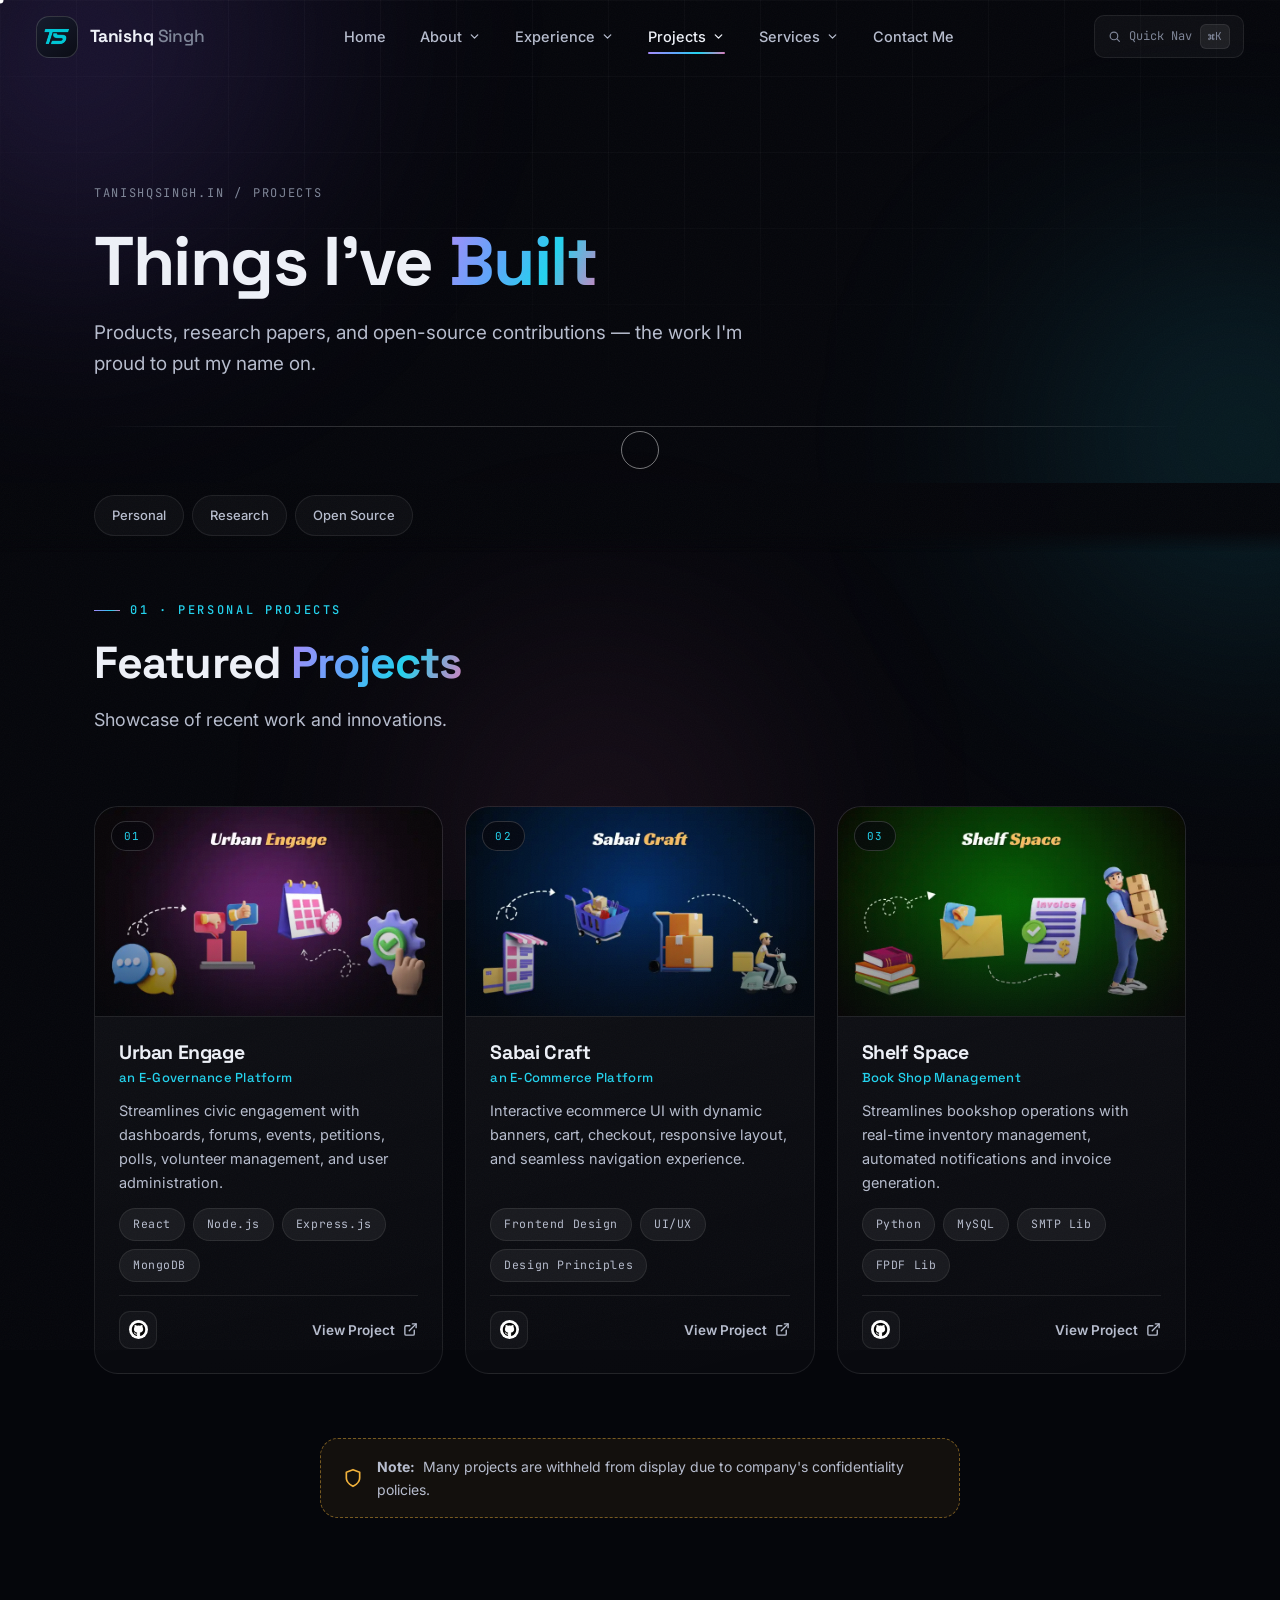
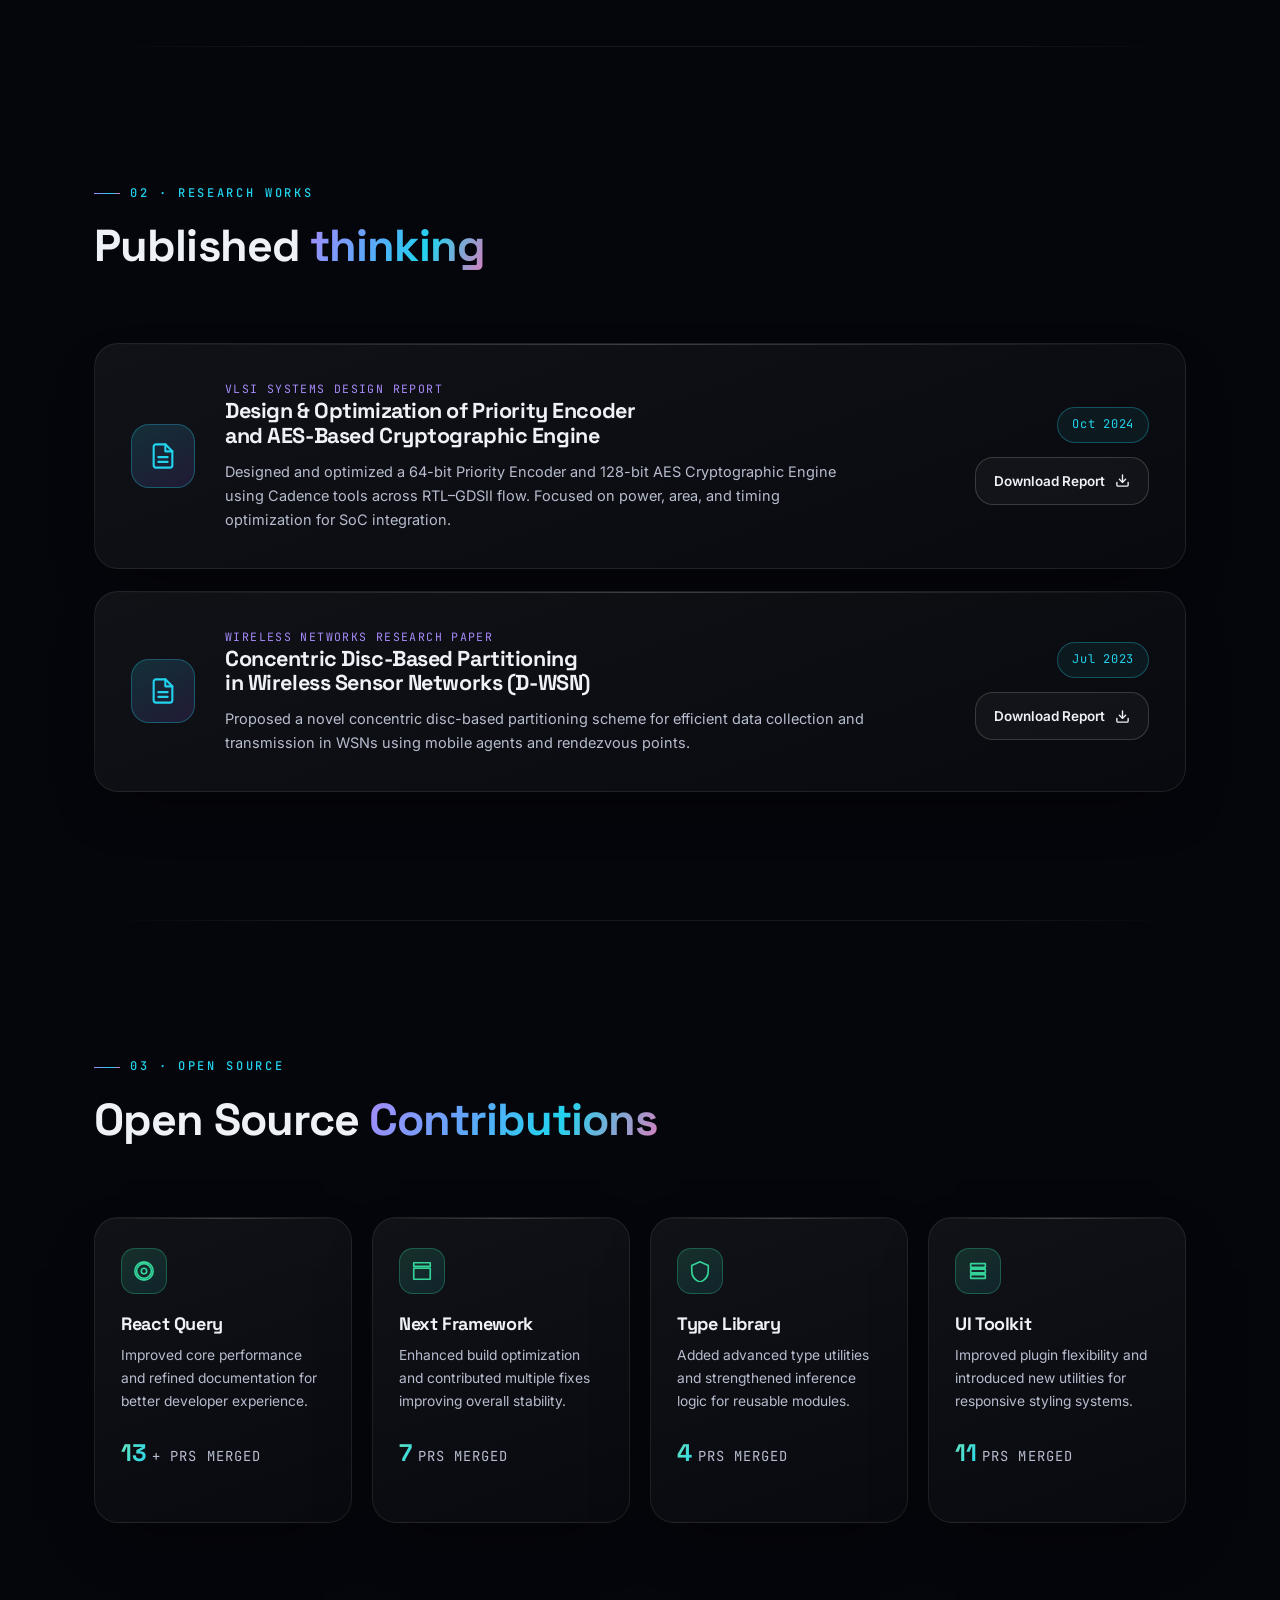
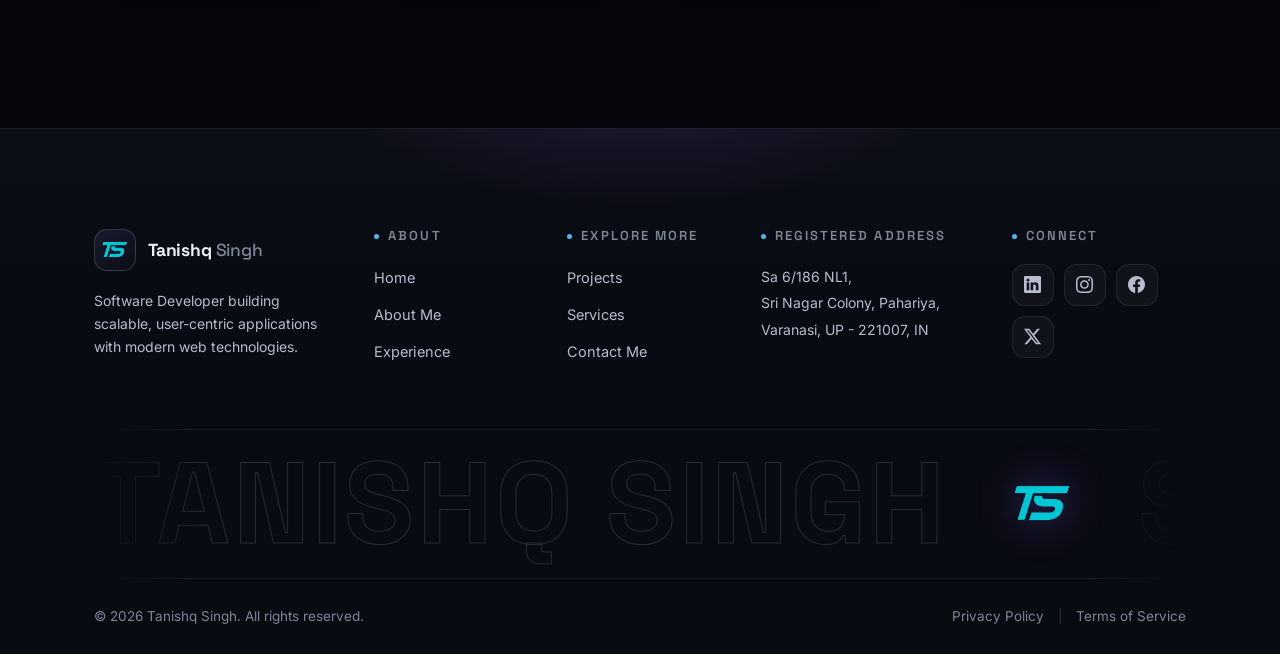
<file: projects.html>
<!DOCTYPE html>
<html lang="en">
<head>
  <!-- Google tag (gtag.js) -->
  <script async src="https://www.googletagmanager.com/gtag/js?id=G-D2R7K0CH46"></script>
  <script>
    window.dataLayer = window.dataLayer || [];
    function gtag(){dataLayer.push(arguments);}
    gtag('js', new Date());

    gtag('config', 'G-D2R7K0CH46');
  </script>
  <meta charset="UTF-8" />
  <meta name="viewport" content="width=device-width, initial-scale=1.0" />
  <title>Projects - Tanishq Singh | Software Developer</title>
  <meta name="description" content="Explore the featured projects of Tanishq Singh — Software Developer building scalable, user-centric web applications using modern JavaScript technologies." />
  <meta name="keywords" content="Tanishq Singh, Software Developer, Projects, Portfolio, Web Developer, JavaScript, React, Node.js, MERN Stack, Frontend, Backend, Web Applications" />
  <meta name="author" content="Tanishq Singh" />
  <meta property="og:title" content="Projects - Tanishq Singh | Software Developer" />
  <meta property="og:description" content="Showcasing modern web projects by Tanishq Singh — building scalable, interactive applications using JavaScript, React, and Node.js." />
  <meta property="og:type" content="website" />
  <meta property="og:url" content="https://tanishqsingh.in/projects" />
  <meta property="og:image" content="https://tanishqsingh.in/assets/images/logo.webp" />
  <meta name="twitter:card" content="summary_large_image" />
  <meta name="twitter:title" content="Projects - Tanishq Singh" />
  <meta name="twitter:description" content="Discover projects built by Tanishq Singh — Software Developer creating scalable, user-friendly web experiences." />
  <meta name="twitter:image" content="https://tanishqsingh.in/assets/images/logo.webp" />
  <link rel="canonical" href="https://tanishqsingh.in/projects" />  <link rel="manifest" href="/manifest.json" />
  <link rel="icon" href="assets/images/logo.webp" />
  <link rel="preconnect" href="https://fonts.googleapis.com" />
  <link rel="preconnect" href="https://fonts.gstatic.com" crossorigin />
  <link href="https://fonts.googleapis.com/css2?family=Inter:wght@400;500;600&family=JetBrains+Mono:wght@400;500&family=Space+Grotesk:wght@500;600;700&display=swap" rel="stylesheet" />
  <link rel="stylesheet" href="styles.css" />
  <script>document.documentElement.classList.add("js");setTimeout(function(){document.documentElement.classList.add("loaded")},3800);</script>
</head>

<body>

  <div class="preloader" aria-hidden="true">
    <div class="pre-mark"><img src="assets/images/logo.webp" alt="" /></div>
    <div class="pre-name" aria-hidden="true">
      <span style="animation-delay:.05s">T</span><span style="animation-delay:.1s">A</span><span style="animation-delay:.15s">N</span><span style="animation-delay:.2s">I</span><span style="animation-delay:.25s">S</span><span style="animation-delay:.3s">H</span><span style="animation-delay:.35s">Q</span>
    </div>
    <div class="pre-bar"><i></i></div>
    <div class="pre-count">000 %</div>
  </div>

  <div class="cursor-dot" aria-hidden="true"></div>
  <div class="cursor-ring" aria-hidden="true"><span class="cursor-label"></span></div>

  <div class="scroll-progress" aria-hidden="true"><i></i></div>

  <div class="aurora" aria-hidden="true">
    <div class="aurora-blob b1"></div>
    <div class="aurora-blob b2"></div>
    <div class="aurora-blob b3"></div>
  </div>
  <div class="grid-overlay" aria-hidden="true"></div>


  <header class="site-header">
    <div class="nav-shell">
      <a href="index.html" class="brand" aria-label="Tanishq Singh — Home">
        <span class="brand-mark"><img src="assets/images/logo.webp" alt="Tanishq Singh logo" /></span>
        <span class="brand-name">Tanishq&nbsp;<em>Singh</em></span>
      </a>

      <nav class="nav-desktop" aria-label="Primary">
        <a href="index.html" class="nav-link">Home</a>

        <div class="nav-drop">
          <button class="nav-link drop-toggle" aria-haspopup="true">
            About
            <svg class="chev" viewBox="0 0 24 24" fill="none" stroke="currentColor" stroke-width="2.4" stroke-linecap="round" stroke-linejoin="round"><polyline points="6 9 12 15 18 9"/></svg>
          </button>
          <div class="drop-panel">
            <a href="about.html#bio"><i></i>About Me</a>
            <a href="about.html#coding"><i></i>Coding Profile</a>
            <a href="about.html#download"><i></i>Download CV</a>
          </div>
        </div>

        <div class="nav-drop">
          <button class="nav-link drop-toggle" aria-haspopup="true">
            Experience
            <svg class="chev" viewBox="0 0 24 24" fill="none" stroke="currentColor" stroke-width="2.4" stroke-linecap="round" stroke-linejoin="round"><polyline points="6 9 12 15 18 9"/></svg>
          </button>
          <div class="drop-panel">
            <a href="experience.html#work"><i></i>Work Experience</a>
            <a href="experience.html#education"><i></i>Education</a>
            <a href="experience.html#certifications"><i></i>Certifications</a>
            <a href="experience.html#achievements"><i></i>Achievements</a>
            <a href="experience.html#skills"><i></i>Skills</a>
          </div>
        </div>

        <div class="nav-drop">
          <button class="nav-link drop-toggle active" aria-haspopup="true">
            Projects
            <svg class="chev" viewBox="0 0 24 24" fill="none" stroke="currentColor" stroke-width="2.4" stroke-linecap="round" stroke-linejoin="round"><polyline points="6 9 12 15 18 9"/></svg>
          </button>
          <div class="drop-panel">
            <a href="#personal"><i></i>Personal Projects</a>
            <a href="#research"><i></i>Research Works</a>
            <a href="#opensource"><i></i>Open Source</a>
          </div>
        </div>

        <div class="nav-drop">
          <button class="nav-link drop-toggle" aria-haspopup="true">
            Services
            <svg class="chev" viewBox="0 0 24 24" fill="none" stroke="currentColor" stroke-width="2.4" stroke-linecap="round" stroke-linejoin="round"><polyline points="6 9 12 15 18 9"/></svg>
          </button>
          <div class="drop-panel">
            <a href="services.html#products"><i></i>Products</a>
            <a href="services.html#consultancy"><i></i>Consultancy</a>
            <a href="services.html#more"><i></i>More</a>
          </div>
        </div>
        <a href="contact.html" class="nav-link">Contact Me</a>
      </nav>

      <div class="nav-side">
        <button class="cmdk-btn" aria-label="Open quick navigation">
          <svg width="13" height="13" viewBox="0 0 24 24" fill="none" stroke="currentColor" stroke-width="2.2" stroke-linecap="round"><circle cx="11" cy="11" r="7"/><line x1="21" y1="21" x2="16.5" y2="16.5"/></svg>
          Quick Nav <span class="kbd">⌘K</span>
        </button>
        <button class="burger" aria-label="Toggle menu" aria-expanded="false">
          <span></span><span></span><span></span>
        </button>
      </div>
    </div>
  </header>

  <div class="mobile-drawer" id="mobileDrawer">
    <div class="drawer-inner">
      <a href="index.html" class="m-link">Home</a>

      <div class="m-group">
        <button class="m-toggle">About
          <svg class="chev" viewBox="0 0 24 24" fill="none" stroke="currentColor" stroke-width="2.4" stroke-linecap="round" stroke-linejoin="round"><polyline points="6 9 12 15 18 9"/></svg>
        </button>
        <div class="m-panel"><div>
          <a href="about.html#bio">About Me</a>
          <a href="about.html#coding">Coding Profile</a>
          <a href="about.html#download">Download CV</a>
        </div></div>
      </div>

      <div class="m-group">
        <button class="m-toggle">Experience
          <svg class="chev" viewBox="0 0 24 24" fill="none" stroke="currentColor" stroke-width="2.4" stroke-linecap="round" stroke-linejoin="round"><polyline points="6 9 12 15 18 9"/></svg>
        </button>
        <div class="m-panel"><div>
          <a href="experience.html#work">Work Experience</a>
          <a href="experience.html#education">Education</a>
          <a href="experience.html#certifications">Certifications</a>
          <a href="experience.html#achievements">Achievements</a>
          <a href="experience.html#skills">Skills</a>
        </div></div>
      </div>

      <div class="m-group">
        <button class="m-toggle">Projects
          <svg class="chev" viewBox="0 0 24 24" fill="none" stroke="currentColor" stroke-width="2.4" stroke-linecap="round" stroke-linejoin="round"><polyline points="6 9 12 15 18 9"/></svg>
        </button>
        <div class="m-panel"><div>
          <a href="#personal">Personal Projects</a>
          <a href="#research">Research Works</a>
          <a href="#opensource">Open Source</a>
        </div></div>
      </div>

      <div class="m-group">
        <button class="m-toggle">Services
          <svg class="chev" viewBox="0 0 24 24" fill="none" stroke="currentColor" stroke-width="2.4" stroke-linecap="round" stroke-linejoin="round"><polyline points="6 9 12 15 18 9"/></svg>
        </button>
        <div class="m-panel"><div>
          <a href="services.html#products">Products</a>
          <a href="services.html#consultancy">Consultancy</a>
          <a href="services.html#more">More</a>
        </div></div>
      </div>
      <a href="contact.html" class="m-link">Contact Me</a>

      <div class="drawer-cta">
        <a href="projects.html" class="btn btn-primary">View My Work</a>
        <a href="contact.html" class="btn btn-ghost">Get in Touch</a>
      </div>
      <p class="drawer-meta">VARANASI, IN — UTC+5:30</p>
    </div>
  </div>

  <div class="cmdk" role="dialog" aria-modal="true" aria-label="Quick navigation">
    <div class="cmdk-panel">
      <div class="cmdk-row">
        <svg viewBox="0 0 24 24" fill="none" stroke="currentColor" stroke-width="2.2" stroke-linecap="round"><circle cx="11" cy="11" r="7"/><line x1="21" y1="21" x2="16.5" y2="16.5"/></svg>
        <input class="cmdk-input" type="text" placeholder="Jump to a page or section…" aria-label="Search site" />
        <span class="kbd">ESC</span>
      </div>
      <div class="cmdk-list" role="listbox"></div>
      <div class="cmdk-foot"><span><b>↑</b><b>↓</b> navigate</span><span><b>↵</b> open</span><span><b>esc</b> close</span></div>
    </div>
  </div>

  <main id="main">

    <div class="page-head">
      <div class="container">
        <p class="crumbs" data-reveal><a href="index.html">tanishqsingh.in</a> <span>/</span> projects</p>
        <h1 class="page-title" data-reveal style="--rd:80ms">Things I've <span class="grad-text">Built</span></h1>
        <p class="page-sub" data-reveal style="--rd:160ms">Products, research papers, and open-source contributions — the work I'm proud to put my name on.</p>
        <div class="page-head-line" data-reveal style="--rd:240ms"></div>
      </div>
    </div>

    <div class="page-subnav">
      <div class="container">
        <div class="subnav-track">
      <a href="#personal" class="subnav-chip" data-subnav="personal">Personal</a>
      <a href="#research" class="subnav-chip" data-subnav="research">Research</a>
      <a href="#opensource" class="subnav-chip" data-subnav="opensource">Open Source</a>
        </div>
      </div>
    </div>

    <section id="personal" class="section" style="padding-top: 40px">
      <div class="container">
        <div class="section-head" data-reveal>
          <p class="eyebrow">01 · Personal Projects</p>
          <h2 class="section-title">Featured <span class="grad-text">Projects</span></h2>
          <p class="section-sub">Showcase of recent work and innovations.</p>
        </div>

        <div class="projects-grid">
          <article class="project-card" data-reveal data-spot style="--rd:0ms">
            <div class="project-media" data-cursor="View">
              <span class="project-idx">01</span>
              <img src="assets/images/urban.webp" alt="UrbanEngage — E-Governance Platform" width="826" height="500" loading="lazy" />
            </div>
            <div class="project-body">
              <h3>Urban Engage <span>an E-Governance Platform</span></h3>
              <p>Streamlines civic engagement with dashboards, forums, events, petitions, polls, volunteer management, and user administration.</p>
              <div class="project-tags"><span class="tag">React</span><span class="tag">Node.js</span><span class="tag">Express.js</span><span class="tag">MongoDB</span></div>
              <div class="project-links">
                <a href="https://github.com/singhtanishq/UrbanEngage" target="_blank" rel="noopener noreferrer" class="icon-btn" aria-label="Urban Engage on GitHub">
                  <img src="assets/images/github.webp" alt="" width="19" height="19" />
                </a>
                <a href="https://github.com/singhtanishq/UrbanEngage" target="_blank" rel="noopener noreferrer" class="project-view">
                  View Project
                  <svg viewBox="0 0 24 24" fill="none" stroke="currentColor" stroke-width="2.2" stroke-linecap="round" stroke-linejoin="round"><path d="M18 13v6a2 2 0 0 1-2 2H5a2 2 0 0 1-2-2V8a2 2 0 0 1 2-2h6"/><polyline points="15 3 21 3 21 9"/><line x1="10" y1="14" x2="21" y2="3"/></svg>
                </a>
              </div>
            </div>
          </article>

          <article class="project-card" data-reveal data-spot style="--rd:90ms">
            <div class="project-media" data-cursor="View">
              <span class="project-idx">02</span>
              <img src="assets/images/sabai.webp" alt="SabaiCraft — E-Commerce Platform" width="826" height="500" loading="lazy" />
            </div>
            <div class="project-body">
              <h3>Sabai Craft <span>an E-Commerce Platform</span></h3>
              <p>Interactive ecommerce UI with dynamic banners, cart, checkout, responsive layout, and seamless navigation experience.</p>
              <div class="project-tags"><span class="tag">Frontend Design</span><span class="tag">UI/UX</span><span class="tag">Design Principles</span></div>
              <div class="project-links">
                <a href="https://github.com/singhtanishq/SabaiCraft" target="_blank" rel="noopener noreferrer" class="icon-btn" aria-label="Sabai Craft on GitHub">
                  <img src="assets/images/github.webp" alt="" width="19" height="19" />
                </a>
                <a href="https://github.com/singhtanishq/SabaiCraft" target="_blank" rel="noopener noreferrer" class="project-view">
                  View Project
                  <svg viewBox="0 0 24 24" fill="none" stroke="currentColor" stroke-width="2.2" stroke-linecap="round" stroke-linejoin="round"><path d="M18 13v6a2 2 0 0 1-2 2H5a2 2 0 0 1-2-2V8a2 2 0 0 1 2-2h6"/><polyline points="15 3 21 3 21 9"/><line x1="10" y1="14" x2="21" y2="3"/></svg>
                </a>
              </div>
            </div>
          </article>

          <article class="project-card" data-reveal data-spot style="--rd:180ms">
            <div class="project-media" data-cursor="View">
              <span class="project-idx">03</span>
              <img src="assets/images/shelf.webp" alt="ShelfSpace — Book Shop Management" width="826" height="500" loading="lazy" />
            </div>
            <div class="project-body">
              <h3>Shelf Space <span>Book Shop Management</span></h3>
              <p>Streamlines bookshop operations with real-time inventory management, automated notifications and invoice generation.</p>
              <div class="project-tags"><span class="tag">Python</span><span class="tag">MySQL</span><span class="tag">SMTP Lib</span><span class="tag">FPDF Lib</span></div>
              <div class="project-links">
                <a href="https://github.com/singhtanishq/ShelfSpace" target="_blank" rel="noopener noreferrer" class="icon-btn" aria-label="Shelf Space on GitHub">
                  <img src="assets/images/github.webp" alt="" width="19" height="19" />
                </a>
                <a href="https://github.com/singhtanishq/ShelfSpace" target="_blank" rel="noopener noreferrer" class="project-view">
                  View Project
                  <svg viewBox="0 0 24 24" fill="none" stroke="currentColor" stroke-width="2.2" stroke-linecap="round" stroke-linejoin="round"><path d="M18 13v6a2 2 0 0 1-2 2H5a2 2 0 0 1-2-2V8a2 2 0 0 1 2-2h6"/><polyline points="15 3 21 3 21 9"/><line x1="10" y1="14" x2="21" y2="3"/></svg>
                </a>
              </div>
            </div>
          </article>

        </div>

        <div class="section-cta" data-reveal>
          <div class="note-card">
            <svg viewBox="0 0 24 24" fill="none" stroke="currentColor" stroke-width="2" stroke-linecap="round" stroke-linejoin="round"><path d="M12 22s8-4 8-10V5l-8-3-8 3v7c0 6 8 10 8 10z"/></svg>
            <p><strong>Note:</strong>&nbsp; Many projects are withheld from display due to company's confidentiality policies.</p>
          </div>
        </div>
      </div>
    </section>

    <div class="container"><div class="sect-line"></div></div>

    <section id="research" class="section">
      <div class="container">
        <div class="section-head" data-reveal>
          <p class="eyebrow">02 · Research Works</p>
          <h2 class="section-title">Published <span class="grad-text">thinking</span></h2>
        </div>

        <div class="research-list">
          <div class="research-card glass spot" data-reveal data-spot>
            <div class="doc-icon">
              <svg viewBox="0 0 24 24" fill="none" stroke="currentColor" stroke-width="1.8" stroke-linecap="round" stroke-linejoin="round"><path d="M14 2H6a2 2 0 0 0-2 2v16a2 2 0 0 0 2 2h12a2 2 0 0 0 2-2V8z"/><polyline points="14 2 14 8 20 8"/><line x1="16" y1="13" x2="8" y2="13"/><line x1="16" y1="17" x2="8" y2="17"/></svg>
            </div>
            <div class="research-body">
              <p class="publication">VLSI Systems Design Report</p>
              <h3>Design &amp; Optimization of Priority Encoder and AES-Based Cryptographic Engine</h3>
              <p class="description">Designed and optimized a 64-bit Priority Encoder and 128-bit AES Cryptographic Engine using Cadence tools across RTL–GDSII flow. Focused on power, area, and timing optimization for SoC integration.</p>
            </div>
            <div class="research-side">
              <span class="edu-year">Oct 2024</span>
              <a href="https://drive.google.com/file/d/1wD47dh9et4E1t0fMiQNUphYvy6A1xcMT/view?usp=sharing" target="_blank" rel="noopener noreferrer" class="credential-btn">
                Download Report
                <svg viewBox="0 0 24 24" fill="none" stroke="currentColor" stroke-width="2.2" stroke-linecap="round" stroke-linejoin="round"><path d="M21 15v4a2 2 0 0 1-2 2H5a2 2 0 0 1-2-2v-4"/><polyline points="7 10 12 15 17 10"/><line x1="12" y1="15" x2="12" y2="3"/></svg>
              </a>
            </div>
          </div>

          <div class="research-card glass spot" data-reveal data-spot style="--rd:100ms">
            <div class="doc-icon">
              <svg viewBox="0 0 24 24" fill="none" stroke="currentColor" stroke-width="1.8" stroke-linecap="round" stroke-linejoin="round"><path d="M14 2H6a2 2 0 0 0-2 2v16a2 2 0 0 0 2 2h12a2 2 0 0 0 2-2V8z"/><polyline points="14 2 14 8 20 8"/><line x1="16" y1="13" x2="8" y2="13"/><line x1="16" y1="17" x2="8" y2="17"/></svg>
            </div>
            <div class="research-body">
              <p class="publication">Wireless Networks Research Paper</p>
              <h3>Concentric Disc-Based Partitioning in Wireless Sensor Networks (D-WSN)</h3>
              <p class="description">Proposed a novel concentric disc-based partitioning scheme for efficient data collection and transmission in WSNs using mobile agents and rendezvous points.</p>
            </div>
            <div class="research-side">
              <span class="edu-year">Jul 2023</span>
              <a href="https://drive.google.com/file/d/1x3iutY0BGn_T9hMbORp8zo6Nlcy_EE8V/view?usp=sharing" target="_blank" rel="noopener noreferrer" class="credential-btn">
                Download Report
                <svg viewBox="0 0 24 24" fill="none" stroke="currentColor" stroke-width="2.2" stroke-linecap="round" stroke-linejoin="round"><path d="M21 15v4a2 2 0 0 1-2 2H5a2 2 0 0 1-2-2v-4"/><polyline points="7 10 12 15 17 10"/><line x1="12" y1="15" x2="12" y2="3"/></svg>
              </a>
            </div>
          </div>
        </div>
      </div>
    </section>

    <div class="container"><div class="sect-line"></div></div>

    <section id="opensource" class="section">
      <div class="container">
        <div class="section-head" data-reveal>
          <p class="eyebrow">03 · Open Source</p>
          <h2 class="section-title">Open Source <span class="grad-text">Contributions</span></h2>
        </div>

        <div class="oss-grid">
          <div class="oss-card glass spot" data-reveal data-spot style="--rd:0ms">
            <div class="oss-icon">
              <svg viewBox="0 0 24 24" fill="none" stroke="currentColor" stroke-width="1.8" stroke-linecap="round" stroke-linejoin="round"><path d="M12 2a10 10 0 1 0 10 10A10.013 10.013 0 0 0 12 2Zm0 18a8 8 0 1 1 8-8 8.009 8.009 0 0 1-8 8Z"/><circle cx="12" cy="12" r="3"/></svg>
            </div>
            <h3>React Query</h3>
            <p>Improved core performance and refined documentation for better developer experience.</p>
            <p class="pr-count"><b data-count="15">0</b>+ PRs merged</p>
          </div>

          <div class="oss-card glass spot" data-reveal data-spot style="--rd:70ms">
            <div class="oss-icon">
              <svg viewBox="0 0 24 24" fill="none" stroke="currentColor" stroke-width="1.8" stroke-linecap="round" stroke-linejoin="round"><path d="M3 3h18v4H3zM3 9h18v12H3z"/></svg>
            </div>
            <h3>Next Framework</h3>
            <p>Enhanced build optimization and contributed multiple fixes improving overall stability.</p>
            <p class="pr-count"><b data-count="8">0</b> PRs merged</p>
          </div>

          <div class="oss-card glass spot" data-reveal data-spot style="--rd:140ms">
            <div class="oss-icon">
              <svg viewBox="0 0 24 24" fill="none" stroke="currentColor" stroke-width="1.8" stroke-linecap="round" stroke-linejoin="round"><path d="M12 2l9 4v6c0 5.25-3.25 10-9 12-5.75-2-9-6.75-9-12V6z"/></svg>
            </div>
            <h3>Type Library</h3>
            <p>Added advanced type utilities and strengthened inference logic for reusable modules.</p>
            <p class="pr-count"><b data-count="5">0</b> PRs merged</p>
          </div>

          <div class="oss-card glass spot" data-reveal data-spot style="--rd:210ms">
            <div class="oss-icon">
              <svg viewBox="0 0 24 24" fill="none" stroke="currentColor" stroke-width="1.8" stroke-linecap="round" stroke-linejoin="round"><path d="M4 4h16v4H4zM4 10h16v4H4zM4 16h16v4H4z"/></svg>
            </div>
            <h3>UI Toolkit</h3>
            <p>Improved plugin flexibility and introduced new utilities for responsive styling systems.</p>
            <p class="pr-count"><b data-count="12">0</b> PRs merged</p>
          </div>

        </div>
      </div>
    </section>

  </main>

  <footer class="site-footer">
    <div class="container">
      <div class="footer-top">
        <div class="footer-brand">
          <a href="index.html" class="brand">
            <span class="brand-mark"><img src="assets/images/logo.webp" alt="Tanishq Singh logo" /></span>
            <span class="brand-name">Tanishq&nbsp;<em>Singh</em></span>
          </a>
          <p>Software Developer building scalable, user-centric applications with modern web technologies.</p>
        </div>

        <div class="footer-col">
          <h4>About</h4>
          <ul>
            <li><a href="index.html">Home</a></li>
            <li><a href="about.html#bio">About Me</a></li>
            <li><a href="experience.html#work">Experience</a></li>
          </ul>
        </div>

        <div class="footer-col">
          <h4>Explore More</h4>
          <ul>
            <li><a href="projects.html#personal">Projects</a></li>
            <li><a href="services.html#products">Services</a></li>
            <li><a href="contact.html">Contact Me</a></li>
          </ul>
        </div>

        <div class="footer-col">
          <h4>Registered Address</h4>
          <address>
            Sa 6/186 NL1,<br />
            Sri Nagar Colony, Pahariya,<br />
            Varanasi, UP - 221007, IN
          </address>
        </div>

        <div class="footer-col">
          <h4>Connect</h4>
          <div class="footer-social">
            <a href="https://www.linkedin.com/in/tanishq-singh-/" target="_blank" rel="noopener noreferrer" aria-label="LinkedIn" title="LinkedIn"><svg xmlns="http://www.w3.org/2000/svg" width="17" height="17" fill="currentColor" viewBox="0 0 16 16"><path d="M0 1.146C0 .513.526 0 1.175 0h13.65C15.474 0 16 .513 16 1.146v13.708c0 .633-.526 1.146-1.175 1.146H1.175C.526 16 0 15.487 0 14.854zm4.943 12.248V6.169H2.542v7.225zm-1.2-8.212c.837 0 1.358-.554 1.358-1.248-.015-.709-.52-1.248-1.342-1.248S2.4 3.226 2.4 3.934c0 .694.521 1.248 1.327 1.248zm4.908 8.212V9.359c0-.216.016-.432.08-.586.173-.431.568-.878 1.232-.878.869 0 1.216.662 1.216 1.634v3.865h2.401V9.25c0-2.22-1.184-3.252-2.764-3.252-1.274 0-1.845.7-2.165 1.193v.025h-.016l.016-.025V6.169h-2.4c.03.678 0 7.225 0 7.225z"/></svg></a>
            <a href="https://www.instagram.com/tanishqsingh.in/" target="_blank" rel="noopener noreferrer" aria-label="Instagram" title="Instagram"><svg xmlns="http://www.w3.org/2000/svg" width="17" height="17" fill="currentColor" viewBox="0 0 16 16"><path d="M8 0C5.829 0 5.556.01 4.703.048 3.85.088 3.269.222 2.76.42a3.9 3.9 0 0 0-1.417.923A3.9 3.9 0 0 0 .42 2.76C.222 3.268.087 3.85.048 4.7.01 5.555 0 5.827 0 8.001c0 2.172.01 2.444.048 3.297.04.852.174 1.433.372 1.942.205.526.478.972.923 1.417.444.445.89.719 1.416.923.51.198 1.09.333 1.942.372C5.555 15.99 5.827 16 8 16s2.444-.01 3.298-.048c.851-.04 1.434-.174 1.943-.372a3.9 3.9 0 0 0 1.416-.923c.445-.445.718-.891.923-1.417.197-.509.332-1.09.372-1.942C15.99 10.445 16 10.173 16 8s-.01-2.445-.048-3.299c-.04-.851-.175-1.433-.372-1.941a3.9 3.9 0 0 0-.923-1.417A3.9 3.9 0 0 0 13.24.42c-.51-.198-1.092-.333-1.943-.372C10.443.01 10.172 0 7.998 0zm-.717 1.442h.718c2.136 0 2.389.007 3.232.046.78.035 1.204.166 1.486.275.373.145.64.319.92.599s.453.546.598.92c.11.281.24.705.275 1.485.039.843.047 1.096.047 3.231s-.008 2.389-.047 3.232c-.035.78-.166 1.203-.275 1.485a2.5 2.5 0 0 1-.599.919c-.28.28-.546.453-.92.598-.28.11-.704.24-1.485.276-.843.038-1.096.047-3.232.047s-2.39-.009-3.233-.047c-.78-.036-1.203-.166-1.485-.276a2.5 2.5 0 0 1-.92-.598 2.5 2.5 0 0 1-.6-.92c-.109-.281-.24-.705-.275-1.485-.038-.843-.046-1.096-.046-3.233s.008-2.388.046-3.231c.036-.78.166-1.204.276-1.486.145-.373.319-.64.599-.92s.546-.453.92-.598c.282-.11.705-.24 1.485-.276.738-.034 1.024-.044 2.515-.045zm4.988 1.328a.96.96 0 1 0 0 1.92.96.96 0 0 0 0-1.92m-4.27 1.122a4.109 4.109 0 1 0 0 8.217 4.109 4.109 0 0 0 0-8.217m0 1.441a2.667 2.667 0 1 1 0 5.334 2.667 2.667 0 0 1 0-5.334"/></svg></a>
            <a href="https://facebook.com/tanishqsingh.in/" target="_blank" rel="noopener noreferrer" aria-label="Facebook" title="Facebook"><svg xmlns="http://www.w3.org/2000/svg" width="17" height="17" fill="currentColor" viewBox="0 0 16 16"><path d="M16 8.049c0-4.446-3.582-8.05-8-8.05C3.58 0-.002 3.603-.002 8.05c0 4.017 2.926 7.347 6.75 7.951v-5.625h-2.03V8.05H6.75V6.275c0-2.017 1.195-3.131 3.022-3.131.876 0 1.791.157 1.791.157v1.98h-1.009c-.993 0-1.303.621-1.303 1.258v1.51h2.218l-.354 2.326H9.25V16c3.824-.604 6.75-3.934 6.75-7.951"/></svg></a>
            <a href="https://x.com/tanishqsingh_/" target="_blank" rel="noopener noreferrer" aria-label="X" title="X"><svg xmlns="http://www.w3.org/2000/svg" width="17" height="17" fill="currentColor" viewBox="0 0 16 16"><path d="M12.6.75h2.454l-5.36 6.142L16 15.25h-4.937l-3.867-5.07-4.425 5.07H.316l5.733-6.57L0 .75h5.063l3.495 4.633L12.601.75Zm-.86 13.028h1.36L4.323 2.145H2.865z"/></svg></a>
          </div>
        </div>
      </div>

      <div class="footer-giant" aria-hidden="true">
        <div class="g-track"><span>TANISHQ SINGH</span><img class="g-logo" src="assets/images/logo.webp" alt="" loading="lazy" /><span>SOFTWARE DEVELOPER</span><img class="g-logo" src="assets/images/logo.webp" alt="" loading="lazy" /><span>TANISHQ SINGH</span><img class="g-logo" src="assets/images/logo.webp" alt="" loading="lazy" /><span>SOFTWARE DEVELOPER</span><img class="g-logo" src="assets/images/logo.webp" alt="" loading="lazy" /></div>
        <div class="g-track"><span>TANISHQ SINGH</span><img class="g-logo" src="assets/images/logo.webp" alt="" loading="lazy" /><span>SOFTWARE DEVELOPER</span><img class="g-logo" src="assets/images/logo.webp" alt="" loading="lazy" /><span>TANISHQ SINGH</span><img class="g-logo" src="assets/images/logo.webp" alt="" loading="lazy" /><span>SOFTWARE DEVELOPER</span><img class="g-logo" src="assets/images/logo.webp" alt="" loading="lazy" /></div>
      </div>

      <div class="footer-bottom">
        <p>&copy; <span id="year"></span> Tanishq Singh. All rights reserved.</p>
        <div class="footer-links">
          <a href="assets/pdfs/privacy-policy.html" target="_blank" rel="noopener noreferrer">Privacy Policy</a>
          <span class="sep">|</span>
          <a href="assets/pdfs/terms-of-service.html" target="_blank" rel="noopener noreferrer">Terms of Service</a>
        </div>
      </div>
    </div>
  </footer>

  <button class="to-top" aria-label="Back to top">
    <svg class="ring" viewBox="0 0 56 56"><circle cx="28" cy="28" r="26"></circle></svg>
    <svg class="arrow" viewBox="0 0 24 24" fill="none" stroke-width="2.4" stroke-linecap="round" stroke-linejoin="round"><polyline points="18 15 12 9 6 15"/></svg>
  </button>

  <script src="script.js"></script>
</body>
</html>
</file>
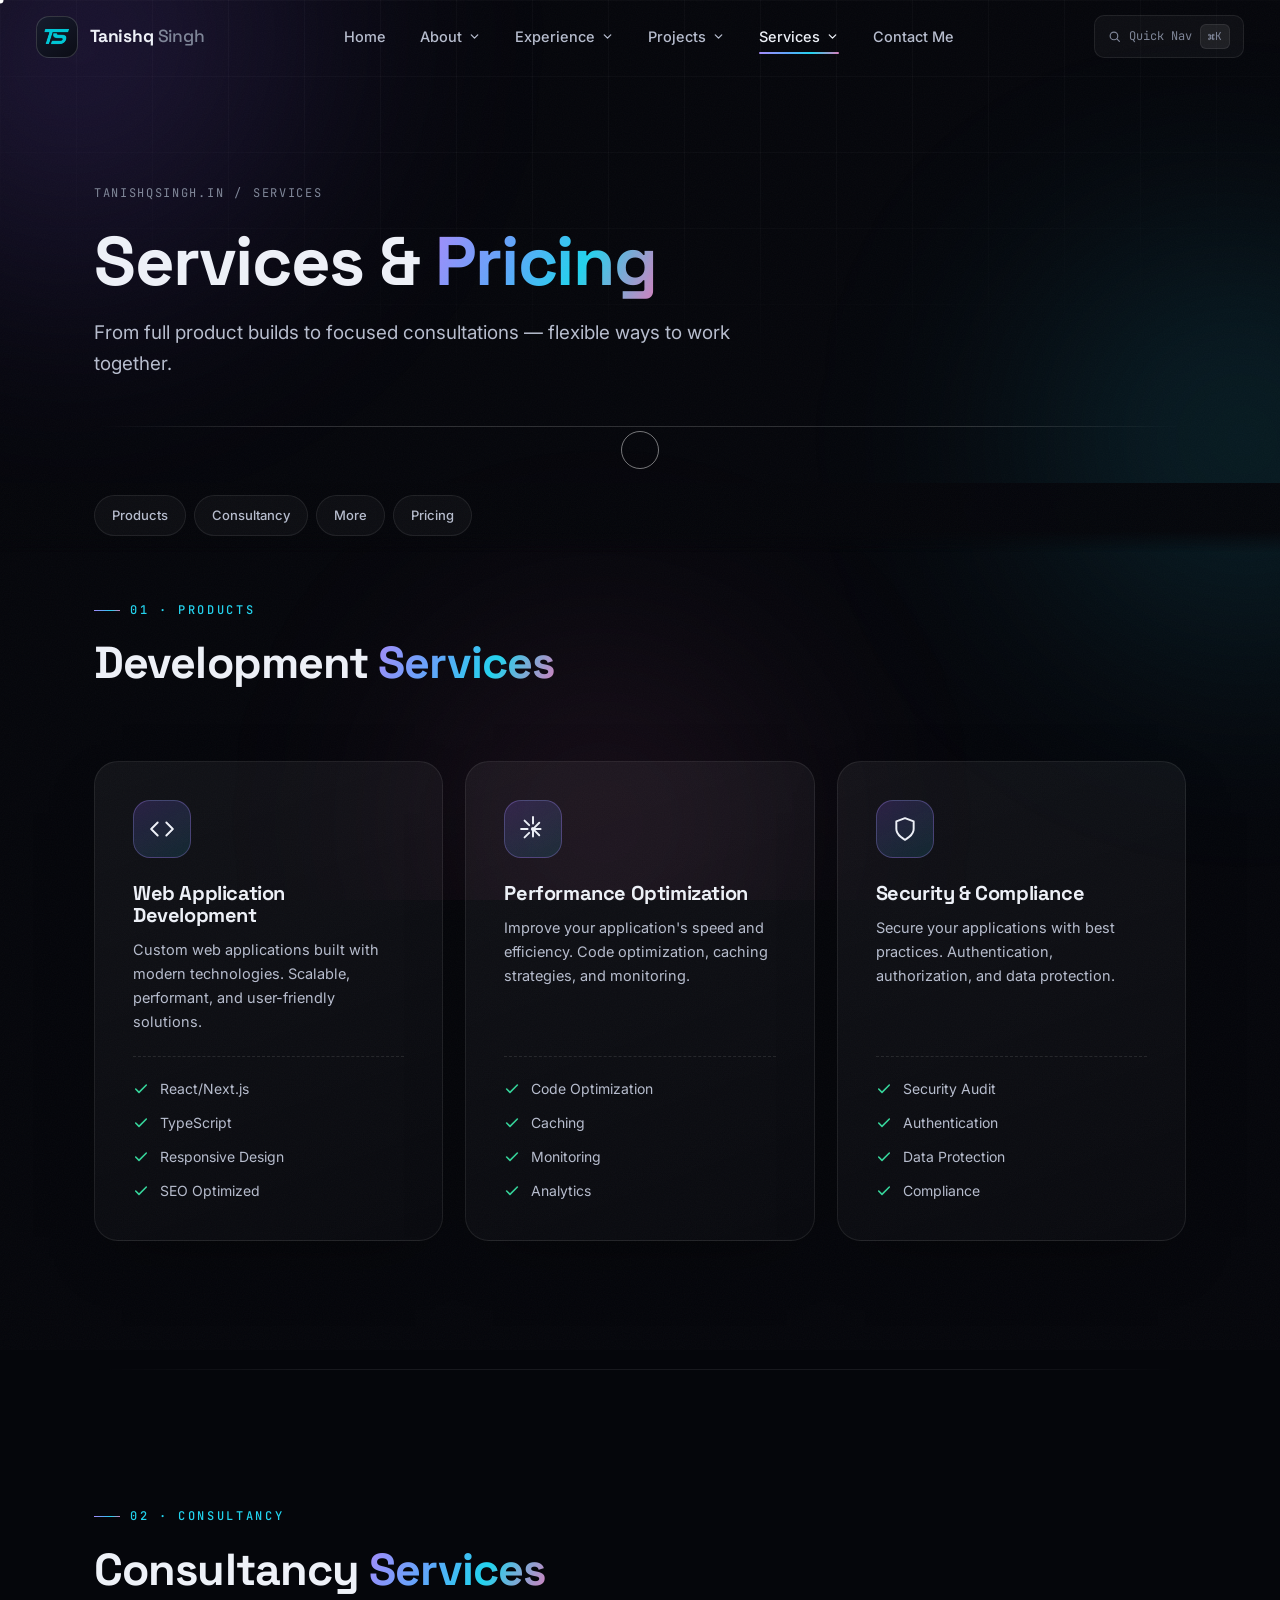
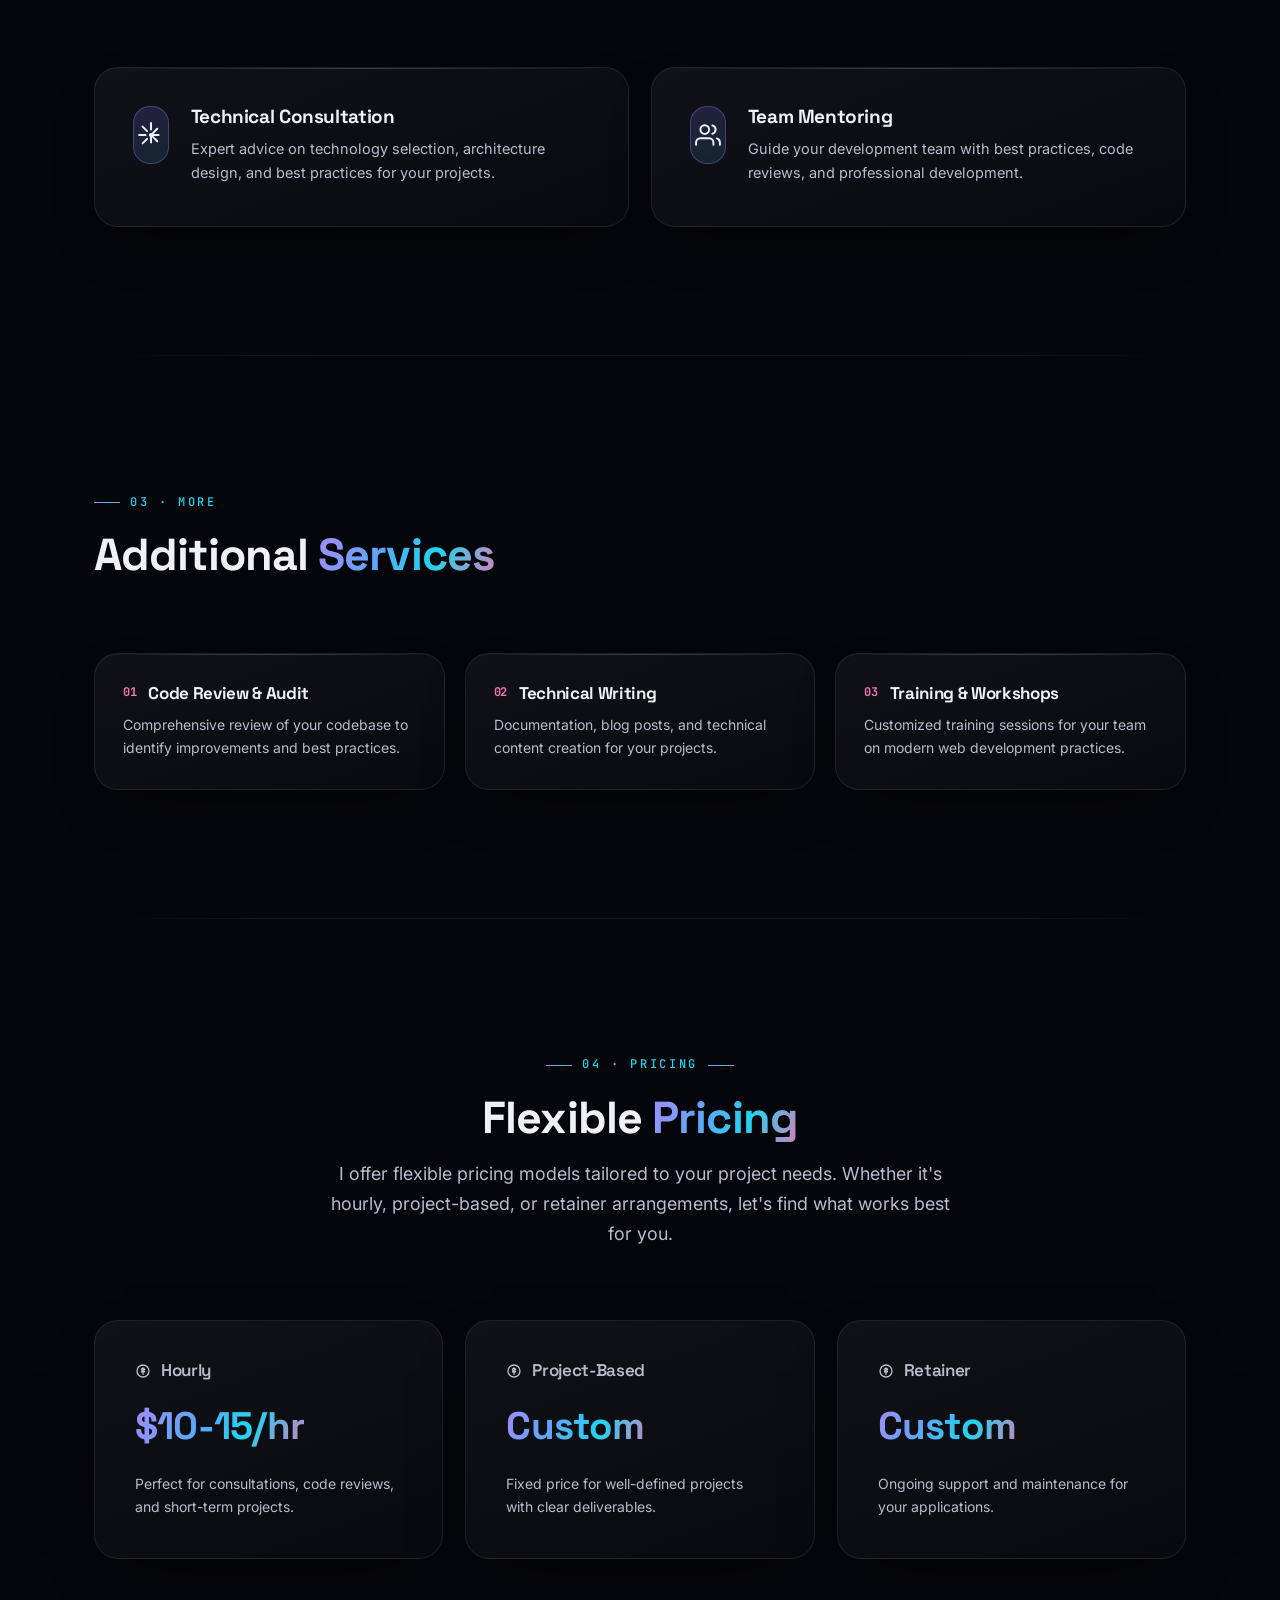
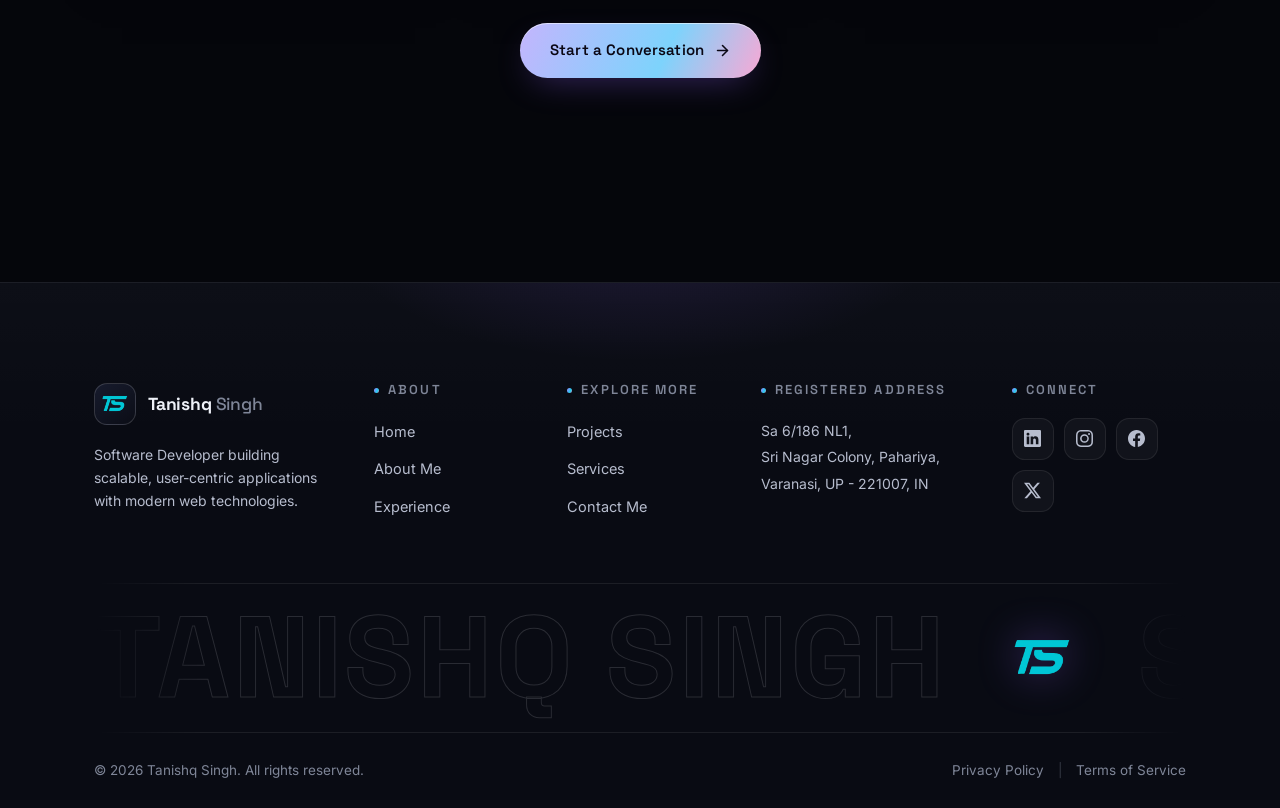
<file: services.html>
<!DOCTYPE html>
<html lang="en">
<head>
  <!-- Google tag (gtag.js) -->
  <script async src="https://www.googletagmanager.com/gtag/js?id=G-D2R7K0CH46"></script>
  <script>
    window.dataLayer = window.dataLayer || [];
    function gtag(){dataLayer.push(arguments);}
    gtag('js', new Date());

    gtag('config', 'G-D2R7K0CH46');
  </script>
  <meta charset="UTF-8" />
  <meta name="viewport" content="width=device-width, initial-scale=1.0" />
  <title>Services - Tanishq Singh | Software Developer</title>
  <meta name="description" content="Professional software development services by Tanishq Singh — building scalable, modern, and user-focused web solutions with clean design and efficient performance." />
  <meta name="keywords" content="Tanishq Singh, Software Developer, Services, Web Development, Portfolio, JavaScript, React, Node.js, MERN Stack, Frontend, Backend, Web Solutions" />
  <meta name="author" content="Tanishq Singh" />
  <meta property="og:title" content="Services - Tanishq Singh | Software Developer" />
  <meta property="og:description" content="Explore software development services offered by Tanishq Singh — from frontend to backend, creating robust and efficient digital solutions." />
  <meta property="og:type" content="website" />
  <meta property="og:url" content="https://tanishqsingh.in/services" />
  <meta property="og:image" content="https://tanishqsingh.in/assets/images/logo.webp" />
  <meta name="twitter:card" content="summary_large_image" />
  <meta name="twitter:title" content="Services - Tanishq Singh" />
  <meta name="twitter:description" content="Discover professional software development services by Tanishq Singh — delivering scalable, high-quality web experiences." />
  <meta name="twitter:image" content="https://tanishqsingh.in/assets/images/logo.webp" />
  <link rel="canonical" href="https://tanishqsingh.in/services" />  <link rel="manifest" href="/manifest.json" />
  <link rel="icon" href="assets/images/logo.webp" />
  <link rel="preconnect" href="https://fonts.googleapis.com" />
  <link rel="preconnect" href="https://fonts.gstatic.com" crossorigin />
  <link href="https://fonts.googleapis.com/css2?family=Inter:wght@400;500;600&family=JetBrains+Mono:wght@400;500&family=Space+Grotesk:wght@500;600;700&display=swap" rel="stylesheet" />
  <link rel="stylesheet" href="styles.css" />
  <script>document.documentElement.classList.add("js");setTimeout(function(){document.documentElement.classList.add("loaded")},3800);</script>
</head>

<body>

  <div class="preloader" aria-hidden="true">
    <div class="pre-mark"><img src="assets/images/logo.webp" alt="" /></div>
    <div class="pre-name" aria-hidden="true">
      <span style="animation-delay:.05s">T</span><span style="animation-delay:.1s">A</span><span style="animation-delay:.15s">N</span><span style="animation-delay:.2s">I</span><span style="animation-delay:.25s">S</span><span style="animation-delay:.3s">H</span><span style="animation-delay:.35s">Q</span>
    </div>
    <div class="pre-bar"><i></i></div>
    <div class="pre-count">000 %</div>
  </div>

  <div class="cursor-dot" aria-hidden="true"></div>
  <div class="cursor-ring" aria-hidden="true"><span class="cursor-label"></span></div>

  <div class="scroll-progress" aria-hidden="true"><i></i></div>

  <div class="aurora" aria-hidden="true">
    <div class="aurora-blob b1"></div>
    <div class="aurora-blob b2"></div>
    <div class="aurora-blob b3"></div>
  </div>
  <div class="grid-overlay" aria-hidden="true"></div>


  <header class="site-header">
    <div class="nav-shell">
      <a href="index.html" class="brand" aria-label="Tanishq Singh — Home">
        <span class="brand-mark"><img src="assets/images/logo.webp" alt="Tanishq Singh logo" /></span>
        <span class="brand-name">Tanishq&nbsp;<em>Singh</em></span>
      </a>

      <nav class="nav-desktop" aria-label="Primary">
        <a href="index.html" class="nav-link">Home</a>

        <div class="nav-drop">
          <button class="nav-link drop-toggle" aria-haspopup="true">
            About
            <svg class="chev" viewBox="0 0 24 24" fill="none" stroke="currentColor" stroke-width="2.4" stroke-linecap="round" stroke-linejoin="round"><polyline points="6 9 12 15 18 9"/></svg>
          </button>
          <div class="drop-panel">
            <a href="about.html#bio"><i></i>About Me</a>
            <a href="about.html#coding"><i></i>Coding Profile</a>
            <a href="about.html#download"><i></i>Download CV</a>
          </div>
        </div>

        <div class="nav-drop">
          <button class="nav-link drop-toggle" aria-haspopup="true">
            Experience
            <svg class="chev" viewBox="0 0 24 24" fill="none" stroke="currentColor" stroke-width="2.4" stroke-linecap="round" stroke-linejoin="round"><polyline points="6 9 12 15 18 9"/></svg>
          </button>
          <div class="drop-panel">
            <a href="experience.html#work"><i></i>Work Experience</a>
            <a href="experience.html#education"><i></i>Education</a>
            <a href="experience.html#certifications"><i></i>Certifications</a>
            <a href="experience.html#achievements"><i></i>Achievements</a>
            <a href="experience.html#skills"><i></i>Skills</a>
          </div>
        </div>

        <div class="nav-drop">
          <button class="nav-link drop-toggle" aria-haspopup="true">
            Projects
            <svg class="chev" viewBox="0 0 24 24" fill="none" stroke="currentColor" stroke-width="2.4" stroke-linecap="round" stroke-linejoin="round"><polyline points="6 9 12 15 18 9"/></svg>
          </button>
          <div class="drop-panel">
            <a href="projects.html#personal"><i></i>Personal Projects</a>
            <a href="projects.html#research"><i></i>Research Works</a>
            <a href="projects.html#opensource"><i></i>Open Source</a>
          </div>
        </div>

        <div class="nav-drop">
          <button class="nav-link drop-toggle active" aria-haspopup="true">
            Services
            <svg class="chev" viewBox="0 0 24 24" fill="none" stroke="currentColor" stroke-width="2.4" stroke-linecap="round" stroke-linejoin="round"><polyline points="6 9 12 15 18 9"/></svg>
          </button>
          <div class="drop-panel">
            <a href="#products"><i></i>Products</a>
            <a href="#consultancy"><i></i>Consultancy</a>
            <a href="#more"><i></i>More</a>
          </div>
        </div>
        <a href="contact.html" class="nav-link">Contact Me</a>
      </nav>

      <div class="nav-side">
        <button class="cmdk-btn" aria-label="Open quick navigation">
          <svg width="13" height="13" viewBox="0 0 24 24" fill="none" stroke="currentColor" stroke-width="2.2" stroke-linecap="round"><circle cx="11" cy="11" r="7"/><line x1="21" y1="21" x2="16.5" y2="16.5"/></svg>
          Quick Nav <span class="kbd">⌘K</span>
        </button>
        <button class="burger" aria-label="Toggle menu" aria-expanded="false">
          <span></span><span></span><span></span>
        </button>
      </div>
    </div>
  </header>

  <div class="mobile-drawer" id="mobileDrawer">
    <div class="drawer-inner">
      <a href="index.html" class="m-link">Home</a>

      <div class="m-group">
        <button class="m-toggle">About
          <svg class="chev" viewBox="0 0 24 24" fill="none" stroke="currentColor" stroke-width="2.4" stroke-linecap="round" stroke-linejoin="round"><polyline points="6 9 12 15 18 9"/></svg>
        </button>
        <div class="m-panel"><div>
          <a href="about.html#bio">About Me</a>
          <a href="about.html#coding">Coding Profile</a>
          <a href="about.html#download">Download CV</a>
        </div></div>
      </div>

      <div class="m-group">
        <button class="m-toggle">Experience
          <svg class="chev" viewBox="0 0 24 24" fill="none" stroke="currentColor" stroke-width="2.4" stroke-linecap="round" stroke-linejoin="round"><polyline points="6 9 12 15 18 9"/></svg>
        </button>
        <div class="m-panel"><div>
          <a href="experience.html#work">Work Experience</a>
          <a href="experience.html#education">Education</a>
          <a href="experience.html#certifications">Certifications</a>
          <a href="experience.html#achievements">Achievements</a>
          <a href="experience.html#skills">Skills</a>
        </div></div>
      </div>

      <div class="m-group">
        <button class="m-toggle">Projects
          <svg class="chev" viewBox="0 0 24 24" fill="none" stroke="currentColor" stroke-width="2.4" stroke-linecap="round" stroke-linejoin="round"><polyline points="6 9 12 15 18 9"/></svg>
        </button>
        <div class="m-panel"><div>
          <a href="projects.html#personal">Personal Projects</a>
          <a href="projects.html#research">Research Works</a>
          <a href="projects.html#opensource">Open Source</a>
        </div></div>
      </div>

      <div class="m-group">
        <button class="m-toggle">Services
          <svg class="chev" viewBox="0 0 24 24" fill="none" stroke="currentColor" stroke-width="2.4" stroke-linecap="round" stroke-linejoin="round"><polyline points="6 9 12 15 18 9"/></svg>
        </button>
        <div class="m-panel"><div>
          <a href="#products">Products</a>
          <a href="#consultancy">Consultancy</a>
          <a href="#more">More</a>
        </div></div>
      </div>
      <a href="contact.html" class="m-link">Contact Me</a>

      <div class="drawer-cta">
        <a href="projects.html" class="btn btn-primary">View My Work</a>
        <a href="contact.html" class="btn btn-ghost">Get in Touch</a>
      </div>
      <p class="drawer-meta">VARANASI, IN — UTC+5:30</p>
    </div>
  </div>

  <div class="cmdk" role="dialog" aria-modal="true" aria-label="Quick navigation">
    <div class="cmdk-panel">
      <div class="cmdk-row">
        <svg viewBox="0 0 24 24" fill="none" stroke="currentColor" stroke-width="2.2" stroke-linecap="round"><circle cx="11" cy="11" r="7"/><line x1="21" y1="21" x2="16.5" y2="16.5"/></svg>
        <input class="cmdk-input" type="text" placeholder="Jump to a page or section…" aria-label="Search site" />
        <span class="kbd">ESC</span>
      </div>
      <div class="cmdk-list" role="listbox"></div>
      <div class="cmdk-foot"><span><b>↑</b><b>↓</b> navigate</span><span><b>↵</b> open</span><span><b>esc</b> close</span></div>
    </div>
  </div>

  <main id="main">

    <div class="page-head">
      <div class="container">
        <p class="crumbs" data-reveal><a href="index.html">tanishqsingh.in</a> <span>/</span> services</p>
        <h1 class="page-title" data-reveal style="--rd:80ms">Services &amp; <span class="grad-text">Pricing</span></h1>
        <p class="page-sub" data-reveal style="--rd:160ms">From full product builds to focused consultations — flexible ways to work together.</p>
        <div class="page-head-line" data-reveal style="--rd:240ms"></div>
      </div>
    </div>

    <div class="page-subnav">
      <div class="container">
        <div class="subnav-track">
      <a href="#products" class="subnav-chip" data-subnav="products">Products</a>
      <a href="#consultancy" class="subnav-chip" data-subnav="consultancy">Consultancy</a>
      <a href="#more" class="subnav-chip" data-subnav="more">More</a>
      <a href="#pricing" class="subnav-chip" data-subnav="pricing">Pricing</a>
        </div>
      </div>
    </div>

    <section id="products" class="section" style="padding-top: 40px">
      <div class="container">
        <div class="section-head" data-reveal>
          <p class="eyebrow">01 · Products</p>
          <h2 class="section-title">Development <span class="grad-text">Services</span></h2>
        </div>

        <div class="svc-grid">
          <div class="svc-card glass spot border-anim" data-reveal data-spot style="--rd:0ms">
            <div class="svc-icon">
              <svg viewBox="0 0 24 24" fill="none" stroke="currentColor" stroke-width="1.8" stroke-linecap="round" stroke-linejoin="round"><polyline points="16 18 22 12 16 6"/><polyline points="8 6 2 12 8 18"/></svg>
            </div>
            <h3>Web Application Development</h3>
            <p>Custom web applications built with modern technologies. Scalable, performant, and user-friendly solutions.</p>
            <ul class="svc-list">
            <li><svg viewBox="0 0 24 24" fill="none" stroke="currentColor" stroke-width="2.4" stroke-linecap="round" stroke-linejoin="round"><polyline points="20 6 9 17 4 12"/></svg>React/Next.js</li>
            <li><svg viewBox="0 0 24 24" fill="none" stroke="currentColor" stroke-width="2.4" stroke-linecap="round" stroke-linejoin="round"><polyline points="20 6 9 17 4 12"/></svg>TypeScript</li>
            <li><svg viewBox="0 0 24 24" fill="none" stroke="currentColor" stroke-width="2.4" stroke-linecap="round" stroke-linejoin="round"><polyline points="20 6 9 17 4 12"/></svg>Responsive Design</li>
            <li><svg viewBox="0 0 24 24" fill="none" stroke="currentColor" stroke-width="2.4" stroke-linecap="round" stroke-linejoin="round"><polyline points="20 6 9 17 4 12"/></svg>SEO Optimized</li>
            </ul>
          </div>

          <div class="svc-card glass spot border-anim" data-reveal data-spot style="--rd:90ms">
            <div class="svc-icon">
              <svg viewBox="0 0 24 24" fill="none" stroke="currentColor" stroke-width="1.8" stroke-linecap="round" stroke-linejoin="round"><circle cx="12" cy="12" r="1"/><path d="M12 1v6m0 6v6"/><path d="M4.22 4.22l4.24 4.24m5.08 5.08l4.24 4.24"/><path d="M1 12h6m6 0h6"/><path d="M4.22 19.78l4.24-4.24m5.08-5.08l4.24-4.24"/></svg>
            </div>
            <h3>Performance Optimization</h3>
            <p>Improve your application's speed and efficiency. Code optimization, caching strategies, and monitoring.</p>
            <ul class="svc-list">
            <li><svg viewBox="0 0 24 24" fill="none" stroke="currentColor" stroke-width="2.4" stroke-linecap="round" stroke-linejoin="round"><polyline points="20 6 9 17 4 12"/></svg>Code Optimization</li>
            <li><svg viewBox="0 0 24 24" fill="none" stroke="currentColor" stroke-width="2.4" stroke-linecap="round" stroke-linejoin="round"><polyline points="20 6 9 17 4 12"/></svg>Caching</li>
            <li><svg viewBox="0 0 24 24" fill="none" stroke="currentColor" stroke-width="2.4" stroke-linecap="round" stroke-linejoin="round"><polyline points="20 6 9 17 4 12"/></svg>Monitoring</li>
            <li><svg viewBox="0 0 24 24" fill="none" stroke="currentColor" stroke-width="2.4" stroke-linecap="round" stroke-linejoin="round"><polyline points="20 6 9 17 4 12"/></svg>Analytics</li>
            </ul>
          </div>

          <div class="svc-card glass spot border-anim" data-reveal data-spot style="--rd:180ms">
            <div class="svc-icon">
              <svg viewBox="0 0 24 24" fill="none" stroke="currentColor" stroke-width="1.8" stroke-linecap="round" stroke-linejoin="round"><path d="M12 22s8-4 8-10V5l-8-3-8 3v7c0 6 8 10 8 10z"/></svg>
            </div>
            <h3>Security & Compliance</h3>
            <p>Secure your applications with best practices. Authentication, authorization, and data protection.</p>
            <ul class="svc-list">
            <li><svg viewBox="0 0 24 24" fill="none" stroke="currentColor" stroke-width="2.4" stroke-linecap="round" stroke-linejoin="round"><polyline points="20 6 9 17 4 12"/></svg>Security Audit</li>
            <li><svg viewBox="0 0 24 24" fill="none" stroke="currentColor" stroke-width="2.4" stroke-linecap="round" stroke-linejoin="round"><polyline points="20 6 9 17 4 12"/></svg>Authentication</li>
            <li><svg viewBox="0 0 24 24" fill="none" stroke="currentColor" stroke-width="2.4" stroke-linecap="round" stroke-linejoin="round"><polyline points="20 6 9 17 4 12"/></svg>Data Protection</li>
            <li><svg viewBox="0 0 24 24" fill="none" stroke="currentColor" stroke-width="2.4" stroke-linecap="round" stroke-linejoin="round"><polyline points="20 6 9 17 4 12"/></svg>Compliance</li>
            </ul>
          </div>

        </div>
      </div>
    </section>

    <div class="container"><div class="sect-line"></div></div>

    <section id="consultancy" class="section">
      <div class="container">
        <div class="section-head" data-reveal>
          <p class="eyebrow">02 · Consultancy</p>
          <h2 class="section-title">Consultancy <span class="grad-text">Services</span></h2>
        </div>

        <div class="duo-grid">
          <div class="duo-card glass spot" data-reveal data-spot style="--rd:0ms">
            <div class="svc-icon">
              <svg viewBox="0 0 24 24" fill="none" stroke="currentColor" stroke-width="1.8" stroke-linecap="round" stroke-linejoin="round"><circle cx="12" cy="12" r="1"/><path d="M12 1v6m0 6v6"/><path d="M4.22 4.22l4.24 4.24m5.08 5.08l4.24 4.24"/><path d="M1 12h6m6 0h6"/><path d="M4.22 19.78l4.24-4.24m5.08-5.08l4.24-4.24"/></svg>
            </div>
            <div>
              <h3>Technical Consultation</h3>
              <p>Expert advice on technology selection, architecture design, and best practices for your projects.</p>
            </div>
          </div>

          <div class="duo-card glass spot" data-reveal data-spot style="--rd:90ms">
            <div class="svc-icon">
              <svg viewBox="0 0 24 24" fill="none" stroke="currentColor" stroke-width="1.8" stroke-linecap="round" stroke-linejoin="round"><path d="M17 21v-2a4 4 0 0 0-4-4H5a4 4 0 0 0-4 4v2"/><circle cx="9" cy="7" r="4"/><path d="M23 21v-2a4 4 0 0 0-3-3.87"/><path d="M16 3.13a4 4 0 0 1 0 7.75"/></svg>
            </div>
            <div>
              <h3>Team Mentoring</h3>
              <p>Guide your development team with best practices, code reviews, and professional development.</p>
            </div>
          </div>

        </div>
      </div>
    </section>

    <div class="container"><div class="sect-line"></div></div>

    <section id="more" class="section">
      <div class="container">
        <div class="section-head" data-reveal>
          <p class="eyebrow">03 · More</p>
          <h2 class="section-title">Additional <span class="grad-text">Services</span></h2>
        </div>

        <div class="trio-grid">
          <div class="trio-card glass spot" data-reveal data-spot style="--rd:0ms">
            <h3><i>01</i>Code Review & Audit</h3>
            <p>Comprehensive review of your codebase to identify improvements and best practices.</p>
          </div>

          <div class="trio-card glass spot" data-reveal data-spot style="--rd:80ms">
            <h3><i>02</i>Technical Writing</h3>
            <p>Documentation, blog posts, and technical content creation for your projects.</p>
          </div>

          <div class="trio-card glass spot" data-reveal data-spot style="--rd:160ms">
            <h3><i>03</i>Training & Workshops</h3>
            <p>Customized training sessions for your team on modern web development practices.</p>
          </div>

        </div>
      </div>
    </section>

    <div class="container"><div class="sect-line"></div></div>

    <section id="pricing" class="section">
      <div class="container">
        <div class="section-head center" data-reveal>
          <p class="eyebrow center">04 · Pricing</p>
          <h2 class="section-title">Flexible <span class="grad-text">Pricing</span></h2>
          <p class="section-sub">I offer flexible pricing models tailored to your project needs. Whether it's hourly, project-based, or retainer arrangements, let's find what works best for you.</p>
        </div>

        <div class="price-grid">
          <div class="price-card glass spot border-anim" data-reveal data-spot style="--rd:0ms">
            <h3>
              <svg width="16" height="16" viewBox="0 0 24 24" fill="none" stroke="currentColor" stroke-width="2" stroke-linecap="round"><circle cx="12" cy="12" r="9"/><path d="M12 7v10M9.5 9.5c0-.8.9-1.5 2.5-1.5s2.5.7 2.5 1.5-.9 1.5-2.5 1.5-2.5.7-2.5 1.5.9 1.5 2.5 1.5 2.5-.7 2.5-1.5"/></svg>
              Hourly
            </h3>
            <p class="price-num">$10-15/hr</p>
            <p class="price-desc">Perfect for consultations, code reviews, and short-term projects.</p>
          </div>

          <div class="price-card glass spot border-anim" data-reveal data-spot style="--rd:90ms">
            <h3>
              <svg width="16" height="16" viewBox="0 0 24 24" fill="none" stroke="currentColor" stroke-width="2" stroke-linecap="round"><circle cx="12" cy="12" r="9"/><path d="M12 7v10M9.5 9.5c0-.8.9-1.5 2.5-1.5s2.5.7 2.5 1.5-.9 1.5-2.5 1.5-2.5.7-2.5 1.5.9 1.5 2.5 1.5 2.5-.7 2.5-1.5"/></svg>
              Project-Based
            </h3>
            <p class="price-num">Custom</p>
            <p class="price-desc">Fixed price for well-defined projects with clear deliverables.</p>
          </div>

          <div class="price-card glass spot border-anim" data-reveal data-spot style="--rd:180ms">
            <h3>
              <svg width="16" height="16" viewBox="0 0 24 24" fill="none" stroke="currentColor" stroke-width="2" stroke-linecap="round"><circle cx="12" cy="12" r="9"/><path d="M12 7v10M9.5 9.5c0-.8.9-1.5 2.5-1.5s2.5.7 2.5 1.5-.9 1.5-2.5 1.5-2.5.7-2.5 1.5.9 1.5 2.5 1.5 2.5-.7 2.5-1.5"/></svg>
              Retainer
            </h3>
            <p class="price-num">Custom</p>
            <p class="price-desc">Ongoing support and maintenance for your applications.</p>
          </div>

        </div>

        <div class="section-cta" data-reveal>
          <a href="contact.html" class="btn btn-primary" data-magnetic>
            Start a Conversation
            <svg class="arrow" viewBox="0 0 24 24" fill="none" stroke="currentColor" stroke-width="2.2" stroke-linecap="round" stroke-linejoin="round"><line x1="5" y1="12" x2="19" y2="12"/><polyline points="12 5 19 12 12 19"/></svg>
          </a>
        </div>
      </div>
    </section>

  </main>

  <footer class="site-footer">
    <div class="container">
      <div class="footer-top">
        <div class="footer-brand">
          <a href="index.html" class="brand">
            <span class="brand-mark"><img src="assets/images/logo.webp" alt="Tanishq Singh logo" /></span>
            <span class="brand-name">Tanishq&nbsp;<em>Singh</em></span>
          </a>
          <p>Software Developer building scalable, user-centric applications with modern web technologies.</p>
        </div>

        <div class="footer-col">
          <h4>About</h4>
          <ul>
            <li><a href="index.html">Home</a></li>
            <li><a href="about.html#bio">About Me</a></li>
            <li><a href="experience.html#work">Experience</a></li>
          </ul>
        </div>

        <div class="footer-col">
          <h4>Explore More</h4>
          <ul>
            <li><a href="projects.html#personal">Projects</a></li>
            <li><a href="services.html#products">Services</a></li>
            <li><a href="contact.html">Contact Me</a></li>
          </ul>
        </div>

        <div class="footer-col">
          <h4>Registered Address</h4>
          <address>
            Sa 6/186 NL1,<br />
            Sri Nagar Colony, Pahariya,<br />
            Varanasi, UP - 221007, IN
          </address>
        </div>

        <div class="footer-col">
          <h4>Connect</h4>
          <div class="footer-social">
            <a href="https://www.linkedin.com/in/tanishq-singh-/" target="_blank" rel="noopener noreferrer" aria-label="LinkedIn" title="LinkedIn"><svg xmlns="http://www.w3.org/2000/svg" width="17" height="17" fill="currentColor" viewBox="0 0 16 16"><path d="M0 1.146C0 .513.526 0 1.175 0h13.65C15.474 0 16 .513 16 1.146v13.708c0 .633-.526 1.146-1.175 1.146H1.175C.526 16 0 15.487 0 14.854zm4.943 12.248V6.169H2.542v7.225zm-1.2-8.212c.837 0 1.358-.554 1.358-1.248-.015-.709-.52-1.248-1.342-1.248S2.4 3.226 2.4 3.934c0 .694.521 1.248 1.327 1.248zm4.908 8.212V9.359c0-.216.016-.432.08-.586.173-.431.568-.878 1.232-.878.869 0 1.216.662 1.216 1.634v3.865h2.401V9.25c0-2.22-1.184-3.252-2.764-3.252-1.274 0-1.845.7-2.165 1.193v.025h-.016l.016-.025V6.169h-2.4c.03.678 0 7.225 0 7.225z"/></svg></a>
            <a href="https://www.instagram.com/tanishqsingh.in/" target="_blank" rel="noopener noreferrer" aria-label="Instagram" title="Instagram"><svg xmlns="http://www.w3.org/2000/svg" width="17" height="17" fill="currentColor" viewBox="0 0 16 16"><path d="M8 0C5.829 0 5.556.01 4.703.048 3.85.088 3.269.222 2.76.42a3.9 3.9 0 0 0-1.417.923A3.9 3.9 0 0 0 .42 2.76C.222 3.268.087 3.85.048 4.7.01 5.555 0 5.827 0 8.001c0 2.172.01 2.444.048 3.297.04.852.174 1.433.372 1.942.205.526.478.972.923 1.417.444.445.89.719 1.416.923.51.198 1.09.333 1.942.372C5.555 15.99 5.827 16 8 16s2.444-.01 3.298-.048c.851-.04 1.434-.174 1.943-.372a3.9 3.9 0 0 0 1.416-.923c.445-.445.718-.891.923-1.417.197-.509.332-1.09.372-1.942C15.99 10.445 16 10.173 16 8s-.01-2.445-.048-3.299c-.04-.851-.175-1.433-.372-1.941a3.9 3.9 0 0 0-.923-1.417A3.9 3.9 0 0 0 13.24.42c-.51-.198-1.092-.333-1.943-.372C10.443.01 10.172 0 7.998 0zm-.717 1.442h.718c2.136 0 2.389.007 3.232.046.78.035 1.204.166 1.486.275.373.145.64.319.92.599s.453.546.598.92c.11.281.24.705.275 1.485.039.843.047 1.096.047 3.231s-.008 2.389-.047 3.232c-.035.78-.166 1.203-.275 1.485a2.5 2.5 0 0 1-.599.919c-.28.28-.546.453-.92.598-.28.11-.704.24-1.485.276-.843.038-1.096.047-3.232.047s-2.39-.009-3.233-.047c-.78-.036-1.203-.166-1.485-.276a2.5 2.5 0 0 1-.92-.598 2.5 2.5 0 0 1-.6-.92c-.109-.281-.24-.705-.275-1.485-.038-.843-.046-1.096-.046-3.233s.008-2.388.046-3.231c.036-.78.166-1.204.276-1.486.145-.373.319-.64.599-.92s.546-.453.92-.598c.282-.11.705-.24 1.485-.276.738-.034 1.024-.044 2.515-.045zm4.988 1.328a.96.96 0 1 0 0 1.92.96.96 0 0 0 0-1.92m-4.27 1.122a4.109 4.109 0 1 0 0 8.217 4.109 4.109 0 0 0 0-8.217m0 1.441a2.667 2.667 0 1 1 0 5.334 2.667 2.667 0 0 1 0-5.334"/></svg></a>
            <a href="https://facebook.com/tanishqsingh.in/" target="_blank" rel="noopener noreferrer" aria-label="Facebook" title="Facebook"><svg xmlns="http://www.w3.org/2000/svg" width="17" height="17" fill="currentColor" viewBox="0 0 16 16"><path d="M16 8.049c0-4.446-3.582-8.05-8-8.05C3.58 0-.002 3.603-.002 8.05c0 4.017 2.926 7.347 6.75 7.951v-5.625h-2.03V8.05H6.75V6.275c0-2.017 1.195-3.131 3.022-3.131.876 0 1.791.157 1.791.157v1.98h-1.009c-.993 0-1.303.621-1.303 1.258v1.51h2.218l-.354 2.326H9.25V16c3.824-.604 6.75-3.934 6.75-7.951"/></svg></a>
            <a href="https://x.com/tanishqsingh_/" target="_blank" rel="noopener noreferrer" aria-label="X" title="X"><svg xmlns="http://www.w3.org/2000/svg" width="17" height="17" fill="currentColor" viewBox="0 0 16 16"><path d="M12.6.75h2.454l-5.36 6.142L16 15.25h-4.937l-3.867-5.07-4.425 5.07H.316l5.733-6.57L0 .75h5.063l3.495 4.633L12.601.75Zm-.86 13.028h1.36L4.323 2.145H2.865z"/></svg></a>
          </div>
        </div>
      </div>

      <div class="footer-giant" aria-hidden="true">
        <div class="g-track"><span>TANISHQ SINGH</span><img class="g-logo" src="assets/images/logo.webp" alt="" loading="lazy" /><span>SOFTWARE DEVELOPER</span><img class="g-logo" src="assets/images/logo.webp" alt="" loading="lazy" /><span>TANISHQ SINGH</span><img class="g-logo" src="assets/images/logo.webp" alt="" loading="lazy" /><span>SOFTWARE DEVELOPER</span><img class="g-logo" src="assets/images/logo.webp" alt="" loading="lazy" /></div>
        <div class="g-track"><span>TANISHQ SINGH</span><img class="g-logo" src="assets/images/logo.webp" alt="" loading="lazy" /><span>SOFTWARE DEVELOPER</span><img class="g-logo" src="assets/images/logo.webp" alt="" loading="lazy" /><span>TANISHQ SINGH</span><img class="g-logo" src="assets/images/logo.webp" alt="" loading="lazy" /><span>SOFTWARE DEVELOPER</span><img class="g-logo" src="assets/images/logo.webp" alt="" loading="lazy" /></div>
      </div>

      <div class="footer-bottom">
        <p>&copy; <span id="year"></span> Tanishq Singh. All rights reserved.</p>
        <div class="footer-links">
          <a href="assets/pdfs/privacy-policy.html" target="_blank" rel="noopener noreferrer">Privacy Policy</a>
          <span class="sep">|</span>
          <a href="assets/pdfs/terms-of-service.html" target="_blank" rel="noopener noreferrer">Terms of Service</a>
        </div>
      </div>
    </div>
  </footer>

  <button class="to-top" aria-label="Back to top">
    <svg class="ring" viewBox="0 0 56 56"><circle cx="28" cy="28" r="26"></circle></svg>
    <svg class="arrow" viewBox="0 0 24 24" fill="none" stroke-width="2.4" stroke-linecap="round" stroke-linejoin="round"><polyline points="18 15 12 9 6 15"/></svg>
  </button>

  <script src="script.js"></script>
</body>
</html>
</file>
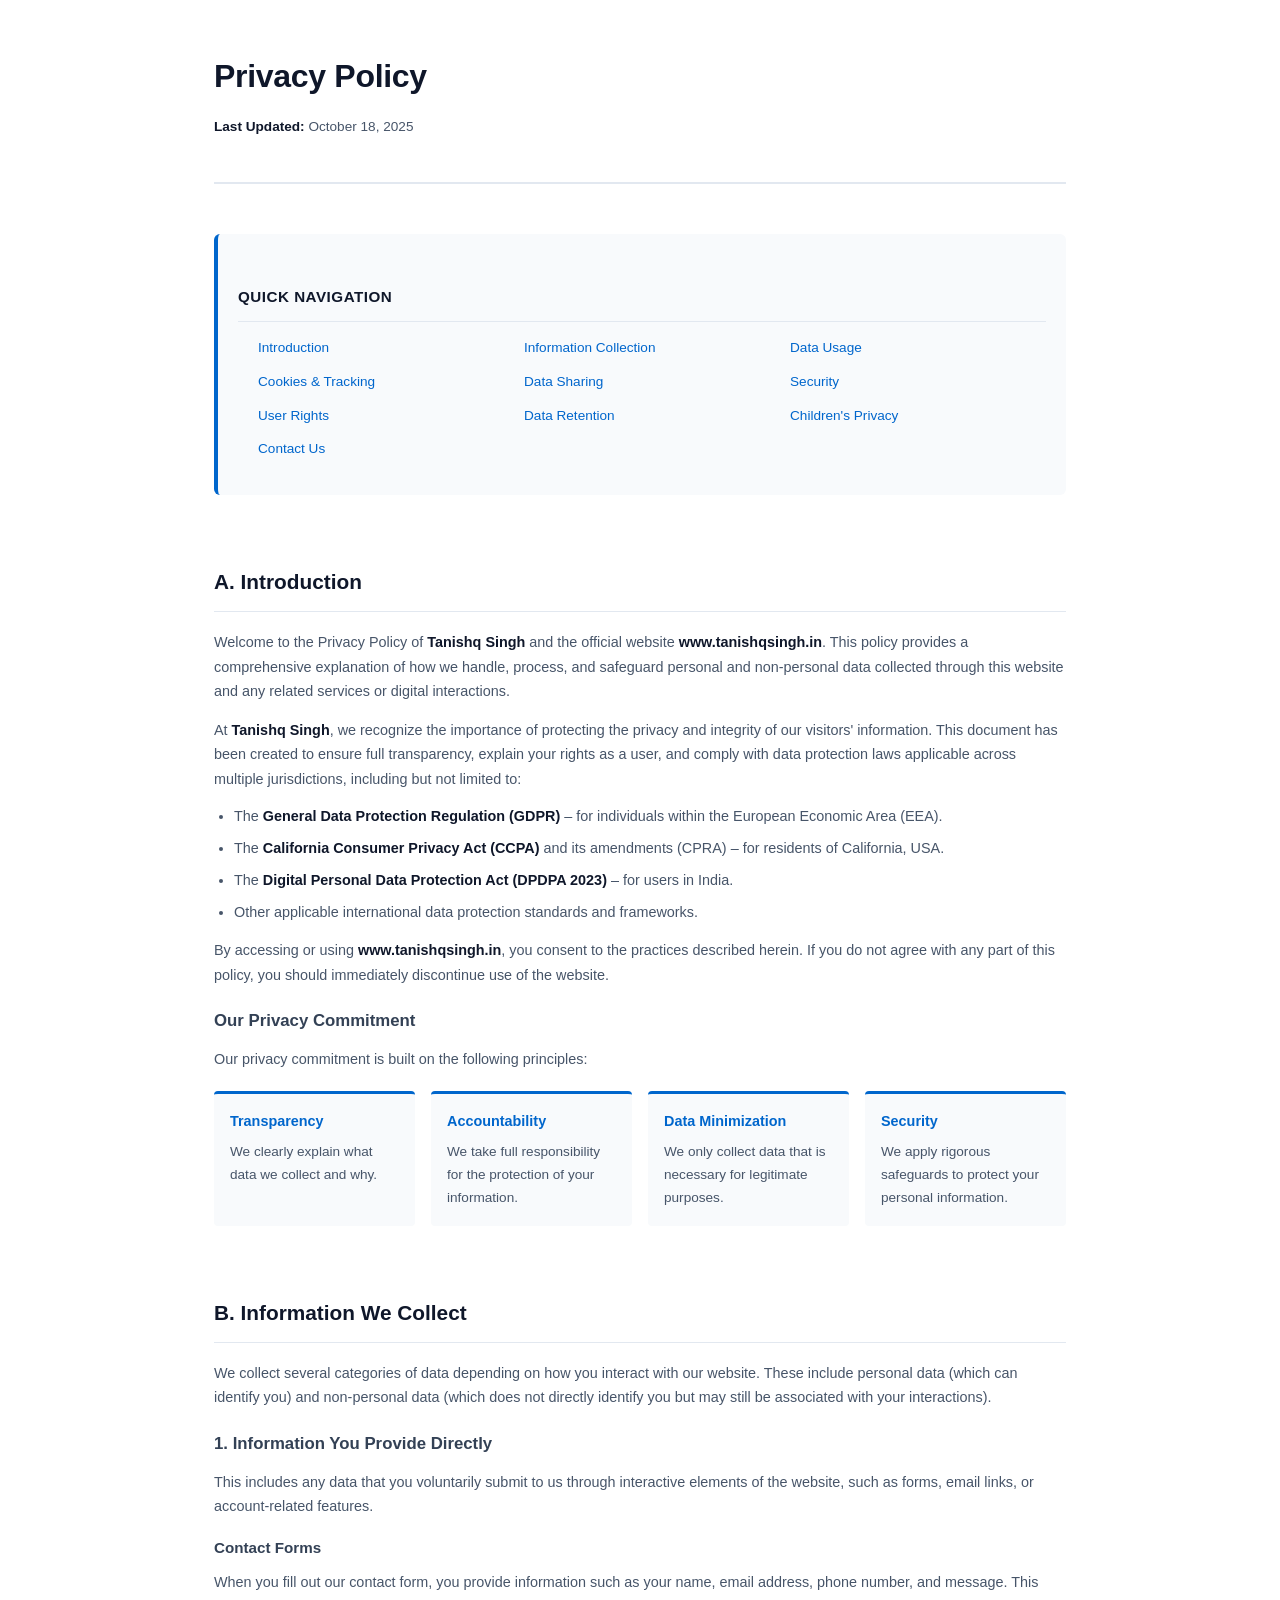
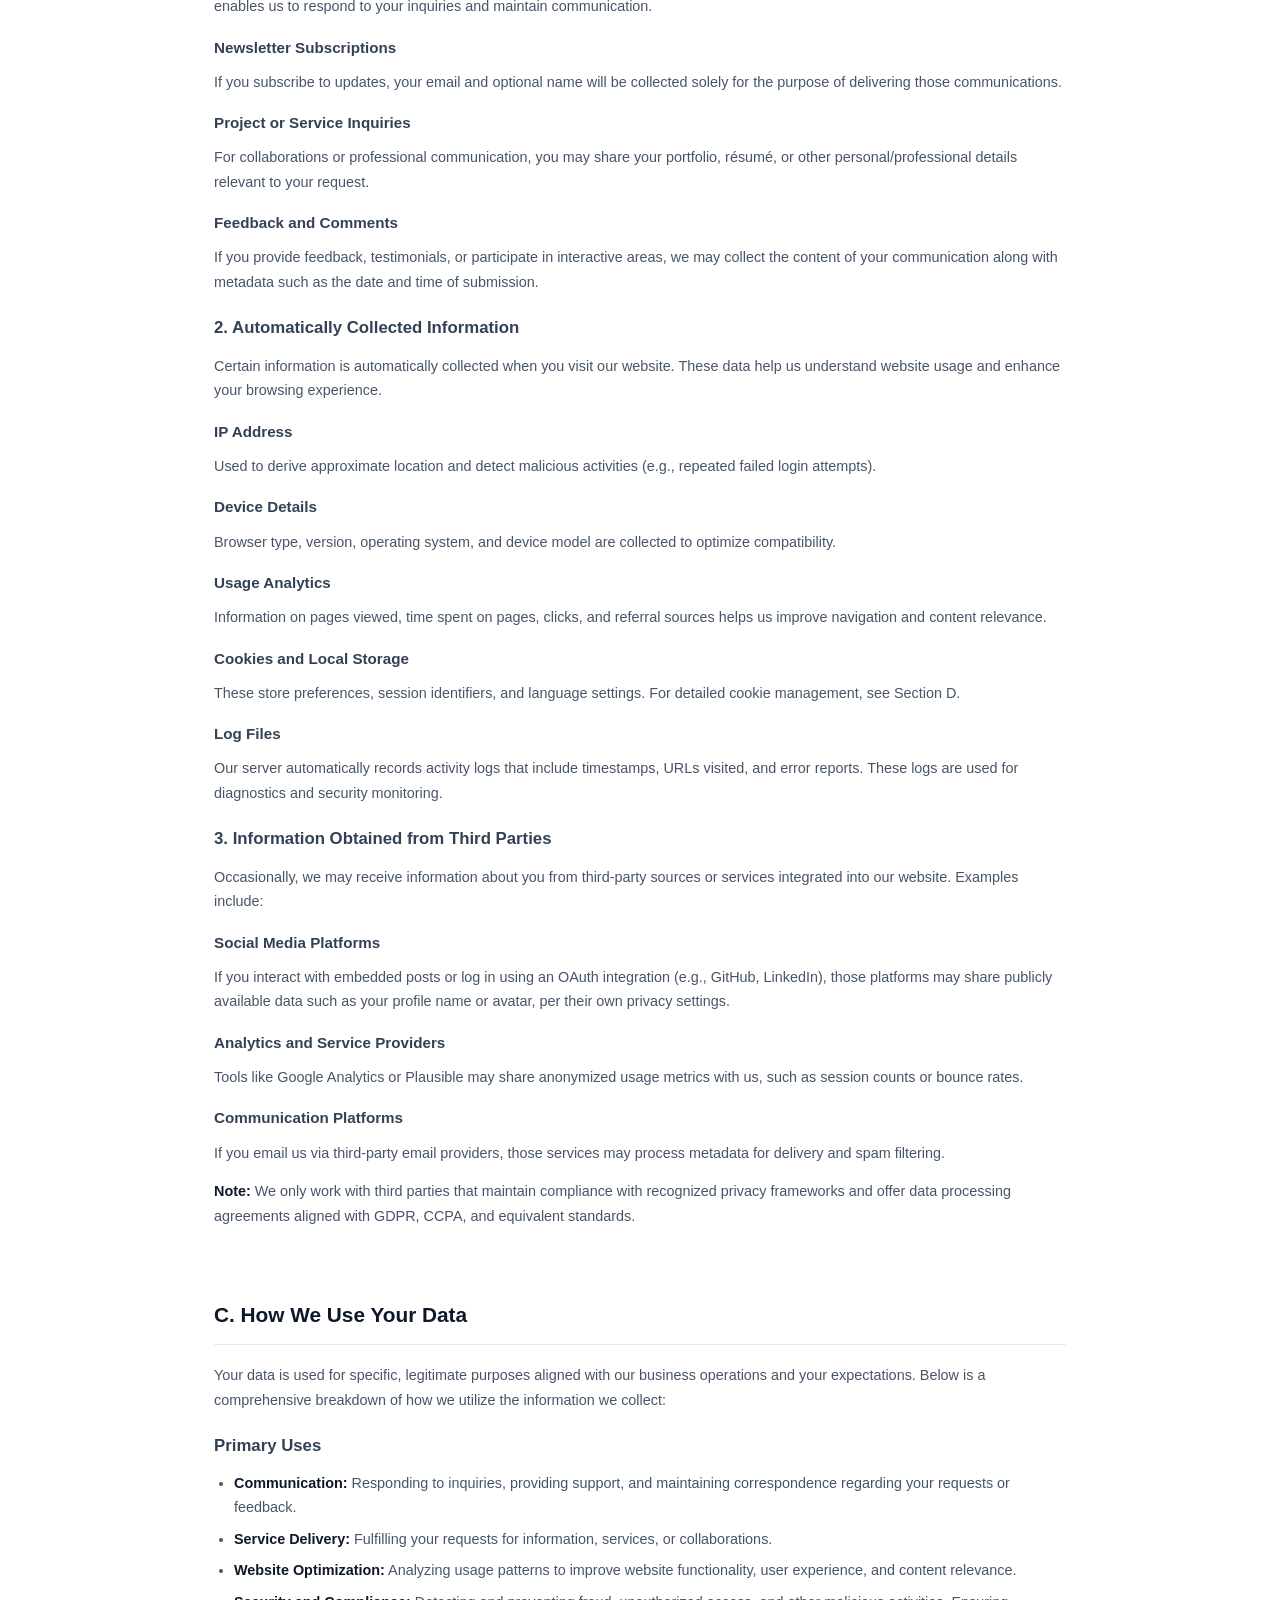
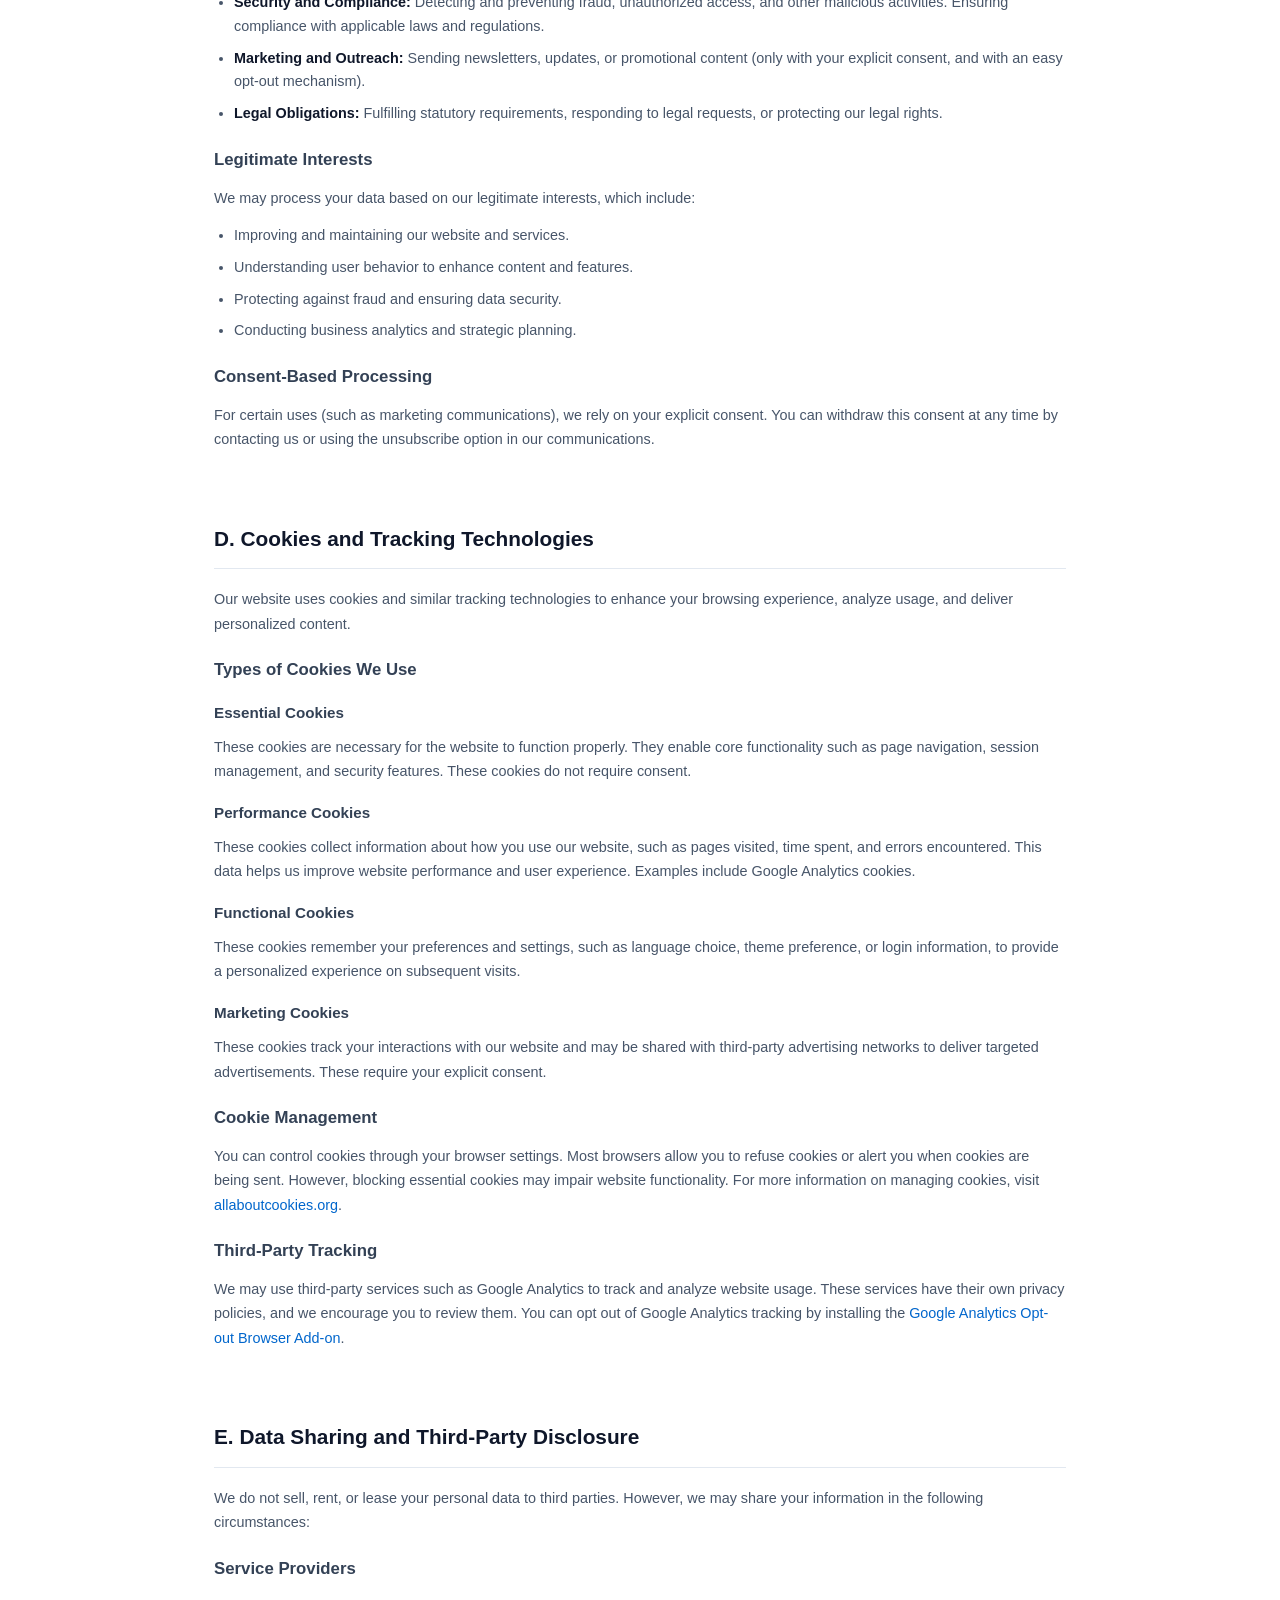
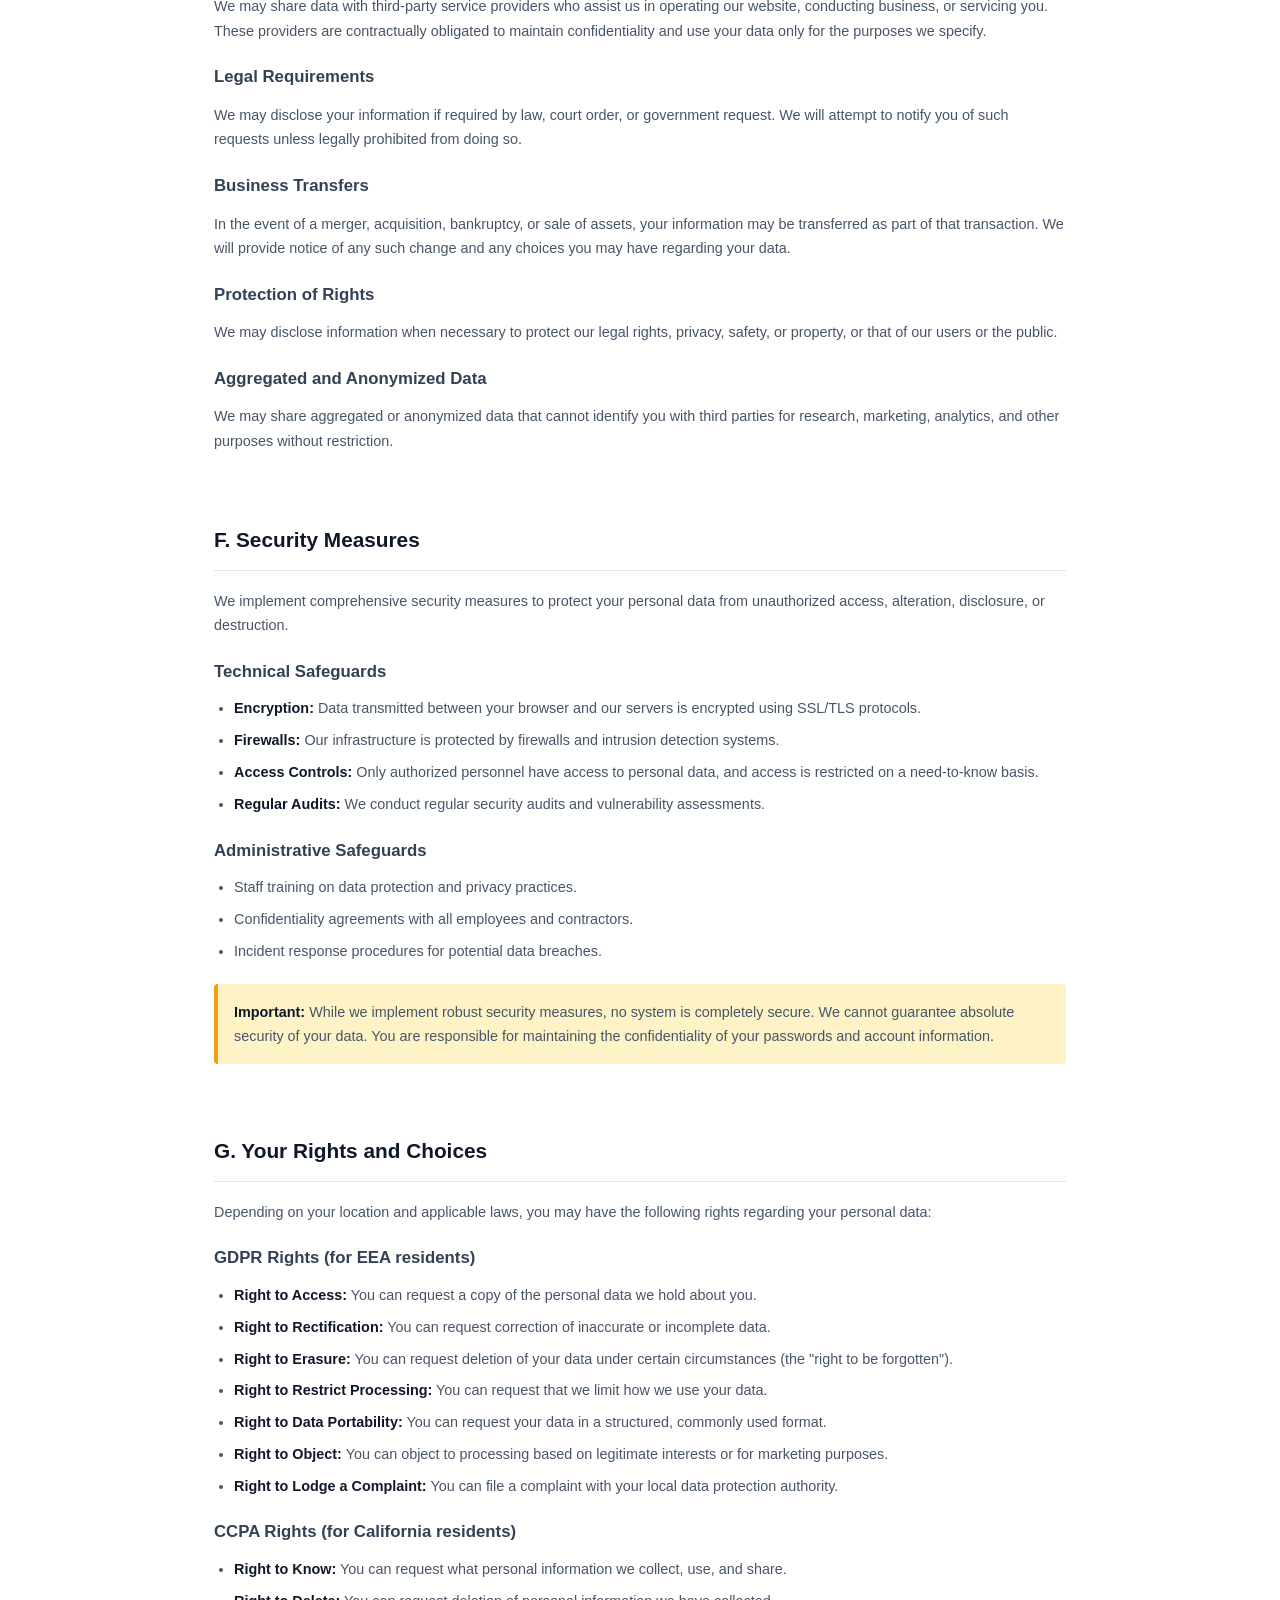
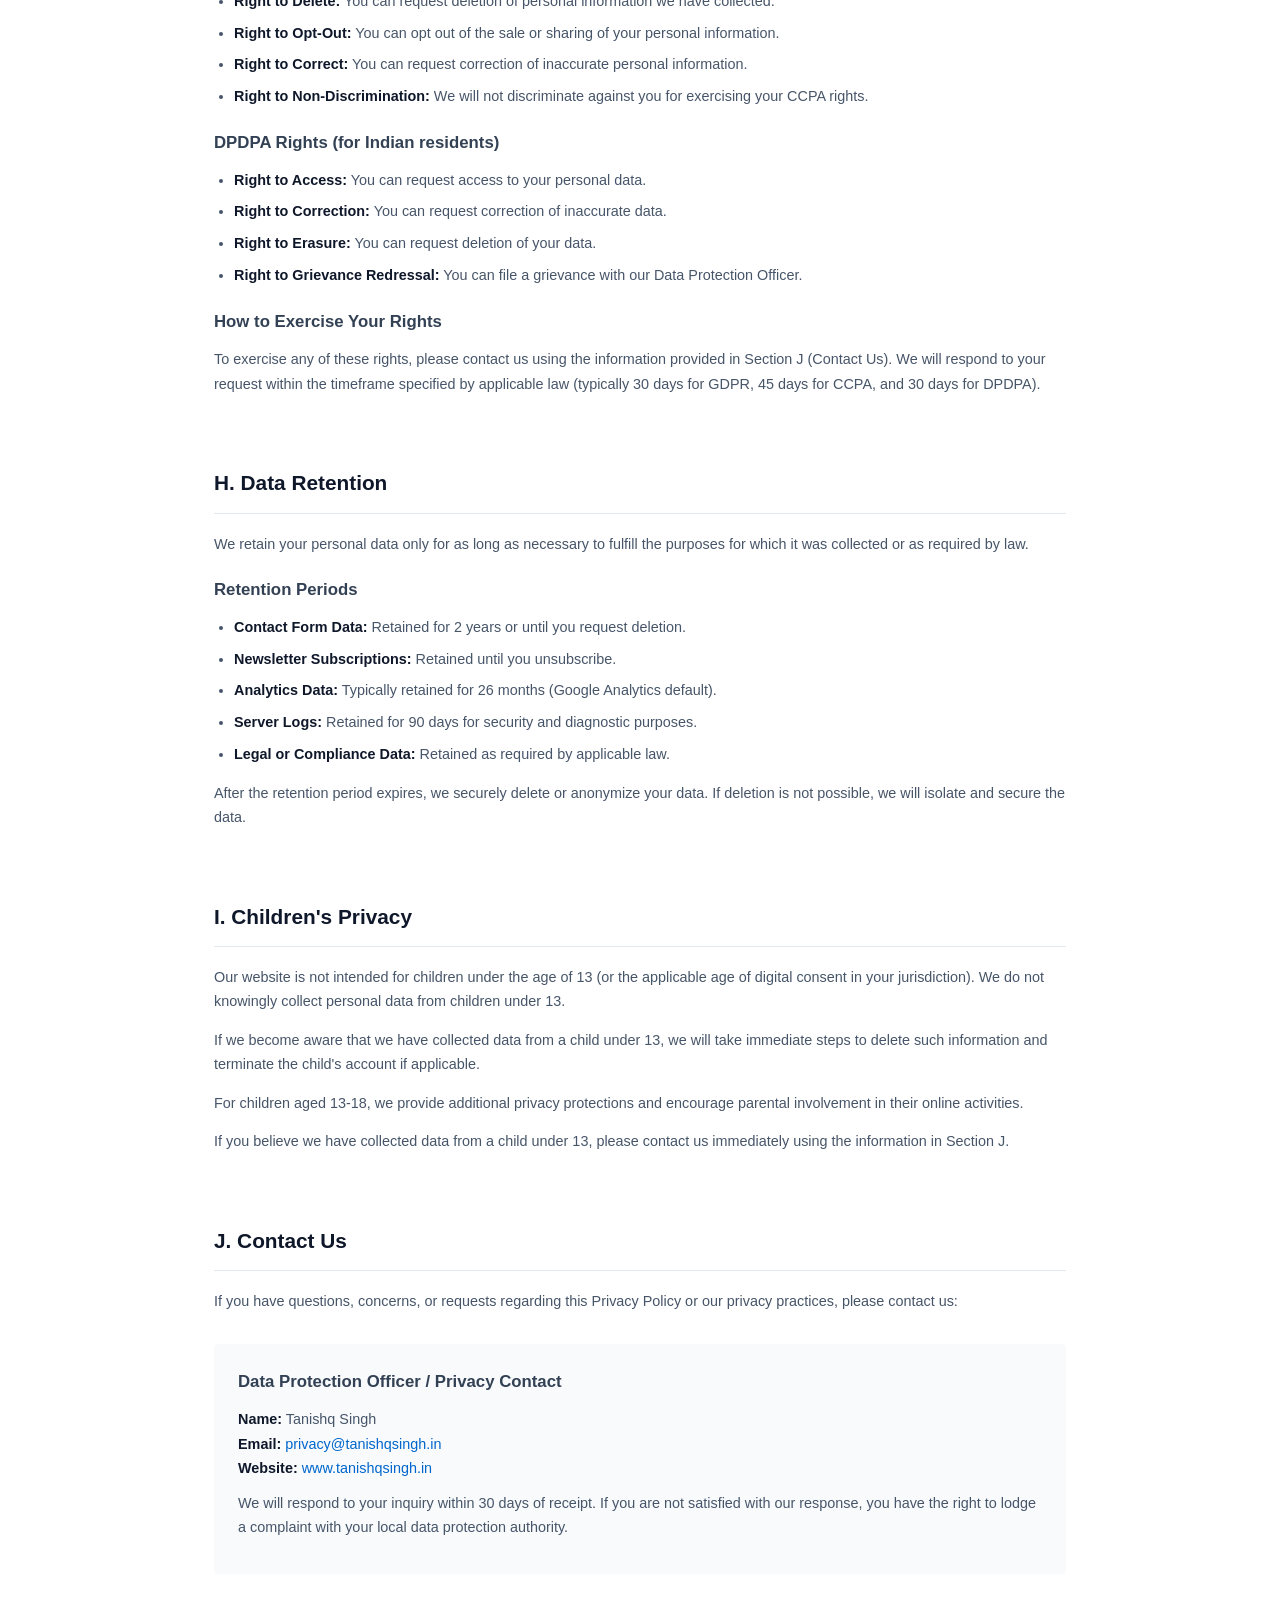
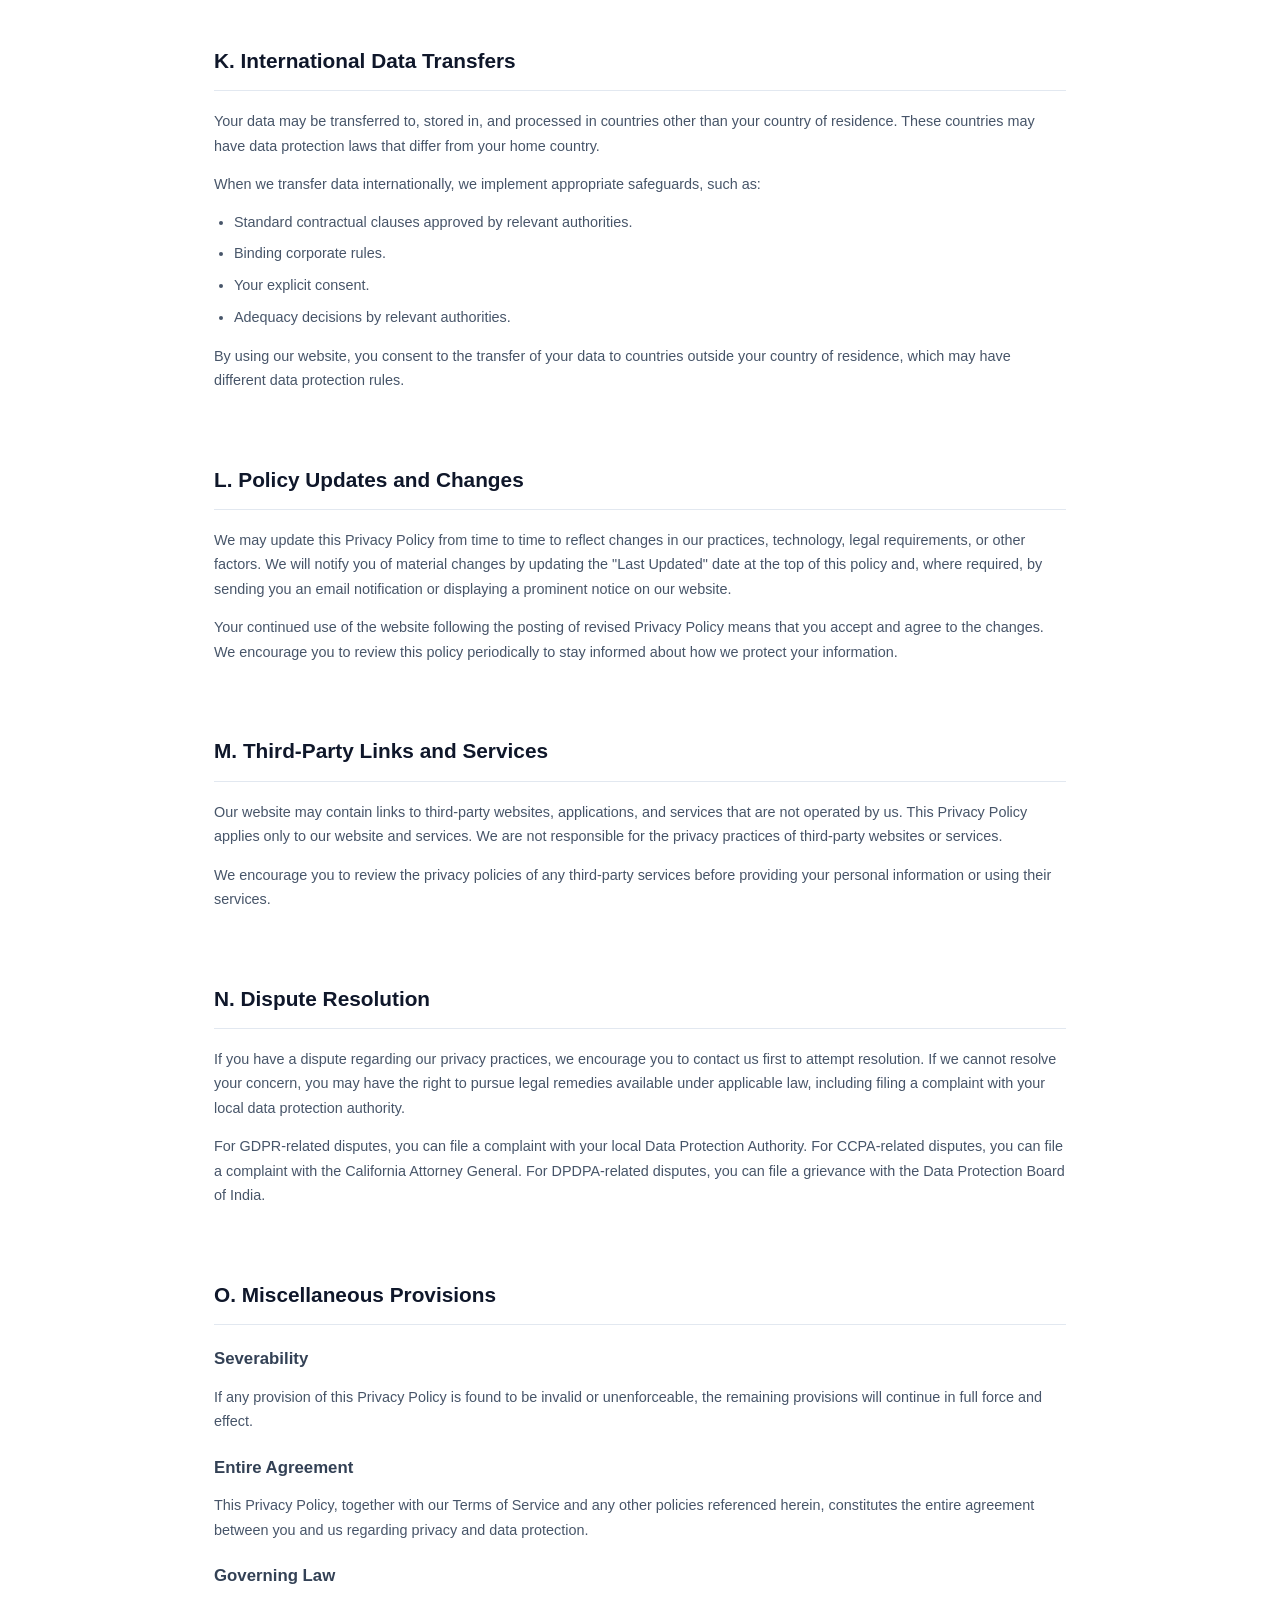
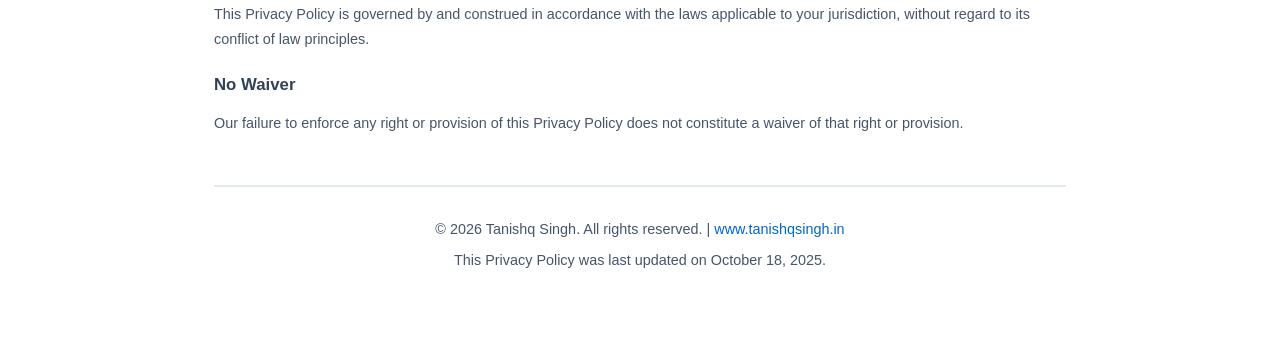
<file: assets/pdfs/privacy-policy.html>
<!DOCTYPE html>
<html lang="en">
<head>
    <meta charset="UTF-8">
    <meta name="viewport" content="width=device-width, initial-scale=1.0">
    <meta name="description" content="Privacy Policy for Tanishq Singh - Comprehensive data protection and privacy practices">
    <title>Privacy Policy - Tanishq Singh</title>

    <link rel="icon" type="image/png" sizes="32x32" href="/assets/images/privacy.webp" />
    <link rel="shortcut icon" href="/assets/images/privacy.webp" />
    <link rel="apple-touch-icon" href="/assets/images/privacy.webp" />

    <style>
        * {
            margin: 0;
            padding: 0;
            box-sizing: border-box;
        }

        :root {
            --primary: #0f172a;
            --secondary: #334155;
            --accent: #0066cc;
            --background: #ffffff;
            --surface: #f8fafc;
            --border: #e2e8f0;
            --text-primary: #1e293b;
            --text-secondary: #475569;
        }

        body {
            font-family: -apple-system, BlinkMacSystemFont, 'Segoe UI', 'Roboto', 'Oxygen', 'Ubuntu', 'Cantarell', sans-serif;
            line-height: 1.65;
            color: var(--text-primary);
            background-color: var(--background);
            font-size: 14px;
        }

        .container {
            max-width: 900px;
            margin: 0 auto;
            padding: 50px 24px;
        }

        header {
            margin-bottom: 50px;
            border-bottom: 2px solid var(--border);
            padding-bottom: 30px;
        }

        h1 {
            font-size: 2rem;
            font-weight: 700;
            margin-bottom: 12px;
            color: var(--primary);
            letter-spacing: -0.3px;
        }

        .last-updated {
            font-size: 0.85rem;
            color: var(--text-secondary);
            font-weight: 500;
        }

        .toc {
            background-color: var(--surface);
            border-left: 4px solid var(--accent);
            padding: 20px;
            margin-bottom: 40px;
            border-radius: 6px;
        }

        .toc h2 {
            font-size: 0.95rem;
            margin-bottom: 14px;
            color: var(--primary);
            font-weight: 600;
            text-transform: uppercase;
            letter-spacing: 0.5px;
        }

        .toc ul {
            list-style: none;
            display: grid;
            grid-template-columns: repeat(auto-fit, minmax(220px, 1fr));
            gap: 10px;
        }

        .toc li {
            margin: 0;
        }

        .toc a {
            color: var(--accent);
            text-decoration: none;
            font-weight: 500;
            font-size: 0.85rem;
            transition: color 0.2s;
        }

        .toc a:hover {
            color: var(--primary);
            text-decoration: underline;
        }

        section {
            margin-bottom: 40px;
        }

        h2 {
            font-size: 1.3rem;
            font-weight: 700;
            margin-bottom: 18px;
            color: var(--primary);
            padding-top: 30px;
            scroll-margin-top: 100px;
            border-bottom: 1px solid var(--border);
            padding-bottom: 12px;
        }

        h3 {
            font-size: 1.05rem;
            font-weight: 600;
            margin-top: 20px;
            margin-bottom: 12px;
            color: var(--secondary);
        }

        h4 {
            font-size: 0.95rem;
            font-weight: 600;
            margin-top: 16px;
            margin-bottom: 10px;
            color: var(--secondary);
        }

        p {
            margin-bottom: 14px;
            color: var(--text-secondary);
            line-height: 1.7;
            font-size: 0.9rem;
        }

        ul, ol {
            margin-left: 20px;
            margin-bottom: 14px;
        }

        li {
            margin-bottom: 8px;
            color: var(--text-secondary);
            line-height: 1.65;
            font-size: 0.9rem;
        }

        strong {
            color: var(--primary);
            font-weight: 600;
        }

        em {
            color: var(--secondary);
        }

        .highlight {
            background-color: #fef3c7;
            padding: 16px;
            border-left: 4px solid #f59e0b;
            margin: 20px 0;
            border-radius: 4px;
        }

        .highlight p {
            margin-bottom: 0;
            font-size: 0.9rem;
        }

        .principles {
            display: grid;
            grid-template-columns: repeat(auto-fit, minmax(180px, 1fr));
            gap: 16px;
            margin: 20px 0;
        }

        .principle {
            background-color: var(--surface);
            padding: 16px;
            border-radius: 4px;
            border-top: 3px solid var(--accent);
        }

        .principle strong {
            display: block;
            margin-bottom: 6px;
            color: var(--accent);
            font-size: 0.9rem;
        }

        .principle p {
            font-size: 0.85rem;
            margin-bottom: 0;
        }

        table {
            width: 100%;
            border-collapse: collapse;
            margin: 20px 0;
            background-color: var(--background);
            font-size: 0.85rem;
        }

        th {
            background-color: var(--surface);
            padding: 10px;
            text-align: left;
            font-weight: 600;
            border-bottom: 2px solid var(--border);
            color: var(--primary);
        }

        td {
            padding: 10px;
            border-bottom: 1px solid var(--border);
            color: var(--text-secondary);
        }

        tr:hover {
            background-color: var(--surface);
        }

        .contact-section {
            background-color: var(--surface);
            padding: 24px;
            border-radius: 4px;
            margin-top: 30px;
        }

        .contact-section h3 {
            margin-top: 0;
        }

        .contact-section p {
            font-size: 0.9rem;
            margin-bottom: 10px;
        }

        a {
            color: var(--accent);
            text-decoration: none;
            transition: color 0.2s;
        }

        a:hover {
            color: var(--primary);
            text-decoration: underline;
        }

        footer {
            width: 100%;
            margin: 50px 0 0 0;
            padding: 30px 0;
            border-top: 2px solid var(--border);
            color: var(--text-secondary);
            font-size: 0.8rem;
        }

        footer .footer-content {
            max-width: 1200px;
            margin: 0 auto;
            text-align: center;
            padding: 0 20px;
        }

        footer p {
            margin-bottom: 6px;
        }

        @media (max-width: 768px) {
            .container {
                padding: 30px 16px;
            }

            h1 {
                font-size: 1.5rem;
            }

            h2 {
                font-size: 1.1rem;
            }

            h3 {
                font-size: 0.95rem;
            }

            .principles {
                grid-template-columns: 1fr;
            }

            .toc ul {
                grid-template-columns: 1fr;
            }

            body {
                font-size: 13px;
            }

            p, li {
                font-size: 0.85rem;
            }
        }
    </style>
</head>
<body>
    <div class="container">
        <header>
            <h1>Privacy Policy</h1>
            <p class="last-updated"><strong>Last Updated:</strong> October 18, 2025</p>
        </header>

        <div class="toc">
            <h2>Quick Navigation</h2>
            <ul>
                <li><a href="#introduction">Introduction</a></li>
                <li><a href="#information-collection">Information Collection</a></li>
                <li><a href="#data-usage">Data Usage</a></li>
                <li><a href="#cookies">Cookies & Tracking</a></li>
                <li><a href="#data-sharing">Data Sharing</a></li>
                <li><a href="#security">Security</a></li>
                <li><a href="#user-rights">User Rights</a></li>
                <li><a href="#retention">Data Retention</a></li>
                <li><a href="#children">Children's Privacy</a></li>
                <li><a href="#contact">Contact Us</a></li>
            </ul>
        </div>

        <section id="introduction">
            <h2>A. Introduction</h2>
            <p>Welcome to the Privacy Policy of <strong>Tanishq Singh</strong> and the official website <strong>www.tanishqsingh.in</strong>. This policy provides a comprehensive explanation of how we handle, process, and safeguard personal and non-personal data collected through this website and any related services or digital interactions.</p>

            <p>At <strong>Tanishq Singh</strong>, we recognize the importance of protecting the privacy and integrity of our visitors' information. This document has been created to ensure full transparency, explain your rights as a user, and comply with data protection laws applicable across multiple jurisdictions, including but not limited to:</p>

            <ul>
                <li>The <strong>General Data Protection Regulation (GDPR)</strong> – for individuals within the European Economic Area (EEA).</li>
                <li>The <strong>California Consumer Privacy Act (CCPA)</strong> and its amendments (CPRA) – for residents of California, USA.</li>
                <li>The <strong>Digital Personal Data Protection Act (DPDPA 2023)</strong> – for users in India.</li>
                <li>Other applicable international data protection standards and frameworks.</li>
            </ul>

            <p>By accessing or using <strong>www.tanishqsingh.in</strong>, you consent to the practices described herein. If you do not agree with any part of this policy, you should immediately discontinue use of the website.</p>

            <h3>Our Privacy Commitment</h3>
            <p>Our privacy commitment is built on the following principles:</p>

            <div class="principles">
                <div class="principle">
                    <strong>Transparency</strong>
                    <p>We clearly explain what data we collect and why.</p>
                </div>
                <div class="principle">
                    <strong>Accountability</strong>
                    <p>We take full responsibility for the protection of your information.</p>
                </div>
                <div class="principle">
                    <strong>Data Minimization</strong>
                    <p>We only collect data that is necessary for legitimate purposes.</p>
                </div>
                <div class="principle">
                    <strong>Security</strong>
                    <p>We apply rigorous safeguards to protect your personal information.</p>
                </div>
            </div>
        </section>

        <section id="information-collection">
            <h2>B. Information We Collect</h2>
            <p>We collect several categories of data depending on how you interact with our website. These include personal data (which can identify you) and non-personal data (which does not directly identify you but may still be associated with your interactions).</p>

            <h3>1. Information You Provide Directly</h3>
            <p>This includes any data that you voluntarily submit to us through interactive elements of the website, such as forms, email links, or account-related features.</p>

            <h4>Contact Forms</h4>
            <p>When you fill out our contact form, you provide information such as your name, email address, phone number, and message. This enables us to respond to your inquiries and maintain communication.</p>

            <h4>Newsletter Subscriptions</h4>
            <p>If you subscribe to updates, your email and optional name will be collected solely for the purpose of delivering those communications.</p>

            <h4>Project or Service Inquiries</h4>
            <p>For collaborations or professional communication, you may share your portfolio, résumé, or other personal/professional details relevant to your request.</p>

            <h4>Feedback and Comments</h4>
            <p>If you provide feedback, testimonials, or participate in interactive areas, we may collect the content of your communication along with metadata such as the date and time of submission.</p>

            <h3>2. Automatically Collected Information</h3>
            <p>Certain information is automatically collected when you visit our website. These data help us understand website usage and enhance your browsing experience.</p>

            <h4>IP Address</h4>
            <p>Used to derive approximate location and detect malicious activities (e.g., repeated failed login attempts).</p>

            <h4>Device Details</h4>
            <p>Browser type, version, operating system, and device model are collected to optimize compatibility.</p>

            <h4>Usage Analytics</h4>
            <p>Information on pages viewed, time spent on pages, clicks, and referral sources helps us improve navigation and content relevance.</p>

            <h4>Cookies and Local Storage</h4>
            <p>These store preferences, session identifiers, and language settings. For detailed cookie management, see Section D.</p>

            <h4>Log Files</h4>
            <p>Our server automatically records activity logs that include timestamps, URLs visited, and error reports. These logs are used for diagnostics and security monitoring.</p>

            <h3>3. Information Obtained from Third Parties</h3>
            <p>Occasionally, we may receive information about you from third-party sources or services integrated into our website. Examples include:</p>

            <h4>Social Media Platforms</h4>
            <p>If you interact with embedded posts or log in using an OAuth integration (e.g., GitHub, LinkedIn), those platforms may share publicly available data such as your profile name or avatar, per their own privacy settings.</p>

            <h4>Analytics and Service Providers</h4>
            <p>Tools like Google Analytics or Plausible may share anonymized usage metrics with us, such as session counts or bounce rates.</p>

            <h4>Communication Platforms</h4>
            <p>If you email us via third-party email providers, those services may process metadata for delivery and spam filtering.</p>

            <p><strong>Note:</strong> We only work with third parties that maintain compliance with recognized privacy frameworks and offer data processing agreements aligned with GDPR, CCPA, and equivalent standards.</p>
        </section>

        <section id="data-usage">
            <h2>C. How We Use Your Data</h2>
            <p>Your data is used for specific, legitimate purposes aligned with our business operations and your expectations. Below is a comprehensive breakdown of how we utilize the information we collect:</p>

            <h3>Primary Uses</h3>
            <ul>
                <li><strong>Communication:</strong> Responding to inquiries, providing support, and maintaining correspondence regarding your requests or feedback.</li>
                <li><strong>Service Delivery:</strong> Fulfilling your requests for information, services, or collaborations.</li>
                <li><strong>Website Optimization:</strong> Analyzing usage patterns to improve website functionality, user experience, and content relevance.</li>
                <li><strong>Security and Compliance:</strong> Detecting and preventing fraud, unauthorized access, and other malicious activities. Ensuring compliance with applicable laws and regulations.</li>
                <li><strong>Marketing and Outreach:</strong> Sending newsletters, updates, or promotional content (only with your explicit consent, and with an easy opt-out mechanism).</li>
                <li><strong>Legal Obligations:</strong> Fulfilling statutory requirements, responding to legal requests, or protecting our legal rights.</li>
            </ul>

            <h3>Legitimate Interests</h3>
            <p>We may process your data based on our legitimate interests, which include:</p>
            <ul>
                <li>Improving and maintaining our website and services.</li>
                <li>Understanding user behavior to enhance content and features.</li>
                <li>Protecting against fraud and ensuring data security.</li>
                <li>Conducting business analytics and strategic planning.</li>
            </ul>

            <h3>Consent-Based Processing</h3>
            <p>For certain uses (such as marketing communications), we rely on your explicit consent. You can withdraw this consent at any time by contacting us or using the unsubscribe option in our communications.</p>
        </section>

        <section id="cookies">
            <h2>D. Cookies and Tracking Technologies</h2>
            <p>Our website uses cookies and similar tracking technologies to enhance your browsing experience, analyze usage, and deliver personalized content.</p>

            <h3>Types of Cookies We Use</h3>

            <h4>Essential Cookies</h4>
            <p>These cookies are necessary for the website to function properly. They enable core functionality such as page navigation, session management, and security features. These cookies do not require consent.</p>

            <h4>Performance Cookies</h4>
            <p>These cookies collect information about how you use our website, such as pages visited, time spent, and errors encountered. This data helps us improve website performance and user experience. Examples include Google Analytics cookies.</p>

            <h4>Functional Cookies</h4>
            <p>These cookies remember your preferences and settings, such as language choice, theme preference, or login information, to provide a personalized experience on subsequent visits.</p>

            <h4>Marketing Cookies</h4>
            <p>These cookies track your interactions with our website and may be shared with third-party advertising networks to deliver targeted advertisements. These require your explicit consent.</p>

            <h3>Cookie Management</h3>
            <p>You can control cookies through your browser settings. Most browsers allow you to refuse cookies or alert you when cookies are being sent. However, blocking essential cookies may impair website functionality. For more information on managing cookies, visit <a href="https://www.allaboutcookies.org" target="_blank">allaboutcookies.org</a>.</p>

            <h3>Third-Party Tracking</h3>
            <p>We may use third-party services such as Google Analytics to track and analyze website usage. These services have their own privacy policies, and we encourage you to review them. You can opt out of Google Analytics tracking by installing the <a href="https://tools.google.com/dlpage/gaoptout" target="_blank">Google Analytics Opt-out Browser Add-on</a>.</p>
        </section>

        <section id="data-sharing">
            <h2>E. Data Sharing and Third-Party Disclosure</h2>
            <p>We do not sell, rent, or lease your personal data to third parties. However, we may share your information in the following circumstances:</p>

            <h3>Service Providers</h3>
            <p>We may share data with third-party service providers who assist us in operating our website, conducting business, or servicing you. These providers are contractually obligated to maintain confidentiality and use your data only for the purposes we specify.</p>

            <h3>Legal Requirements</h3>
            <p>We may disclose your information if required by law, court order, or government request. We will attempt to notify you of such requests unless legally prohibited from doing so.</p>

            <h3>Business Transfers</h3>
            <p>In the event of a merger, acquisition, bankruptcy, or sale of assets, your information may be transferred as part of that transaction. We will provide notice of any such change and any choices you may have regarding your data.</p>

            <h3>Protection of Rights</h3>
            <p>We may disclose information when necessary to protect our legal rights, privacy, safety, or property, or that of our users or the public.</p>

            <h3>Aggregated and Anonymized Data</h3>
            <p>We may share aggregated or anonymized data that cannot identify you with third parties for research, marketing, analytics, and other purposes without restriction.</p>
        </section>

        <section id="security">
            <h2>F. Security Measures</h2>
            <p>We implement comprehensive security measures to protect your personal data from unauthorized access, alteration, disclosure, or destruction.</p>

            <h3>Technical Safeguards</h3>
            <ul>
                <li><strong>Encryption:</strong> Data transmitted between your browser and our servers is encrypted using SSL/TLS protocols.</li>
                <li><strong>Firewalls:</strong> Our infrastructure is protected by firewalls and intrusion detection systems.</li>
                <li><strong>Access Controls:</strong> Only authorized personnel have access to personal data, and access is restricted on a need-to-know basis.</li>
                <li><strong>Regular Audits:</strong> We conduct regular security audits and vulnerability assessments.</li>
            </ul>

            <h3>Administrative Safeguards</h3>
            <ul>
                <li>Staff training on data protection and privacy practices.</li>
                <li>Confidentiality agreements with all employees and contractors.</li>
                <li>Incident response procedures for potential data breaches.</li>
            </ul>

            <div class="highlight">
                <p><strong>Important:</strong> While we implement robust security measures, no system is completely secure. We cannot guarantee absolute security of your data. You are responsible for maintaining the confidentiality of your passwords and account information.</p>
            </div>
        </section>

        <section id="user-rights">
            <h2>G. Your Rights and Choices</h2>
            <p>Depending on your location and applicable laws, you may have the following rights regarding your personal data:</p>

            <h3>GDPR Rights (for EEA residents)</h3>
            <ul>
                <li><strong>Right to Access:</strong> You can request a copy of the personal data we hold about you.</li>
                <li><strong>Right to Rectification:</strong> You can request correction of inaccurate or incomplete data.</li>
                <li><strong>Right to Erasure:</strong> You can request deletion of your data under certain circumstances (the "right to be forgotten").</li>
                <li><strong>Right to Restrict Processing:</strong> You can request that we limit how we use your data.</li>
                <li><strong>Right to Data Portability:</strong> You can request your data in a structured, commonly used format.</li>
                <li><strong>Right to Object:</strong> You can object to processing based on legitimate interests or for marketing purposes.</li>
                <li><strong>Right to Lodge a Complaint:</strong> You can file a complaint with your local data protection authority.</li>
            </ul>

            <h3>CCPA Rights (for California residents)</h3>
            <ul>
                <li><strong>Right to Know:</strong> You can request what personal information we collect, use, and share.</li>
                <li><strong>Right to Delete:</strong> You can request deletion of personal information we have collected.</li>
                <li><strong>Right to Opt-Out:</strong> You can opt out of the sale or sharing of your personal information.</li>
                <li><strong>Right to Correct:</strong> You can request correction of inaccurate personal information.</li>
                <li><strong>Right to Non-Discrimination:</strong> We will not discriminate against you for exercising your CCPA rights.</li>
            </ul>

            <h3>DPDPA Rights (for Indian residents)</h3>
            <ul>
                <li><strong>Right to Access:</strong> You can request access to your personal data.</li>
                <li><strong>Right to Correction:</strong> You can request correction of inaccurate data.</li>
                <li><strong>Right to Erasure:</strong> You can request deletion of your data.</li>
                <li><strong>Right to Grievance Redressal:</strong> You can file a grievance with our Data Protection Officer.</li>
            </ul>

            <h3>How to Exercise Your Rights</h3>
            <p>To exercise any of these rights, please contact us using the information provided in Section J (Contact Us). We will respond to your request within the timeframe specified by applicable law (typically 30 days for GDPR, 45 days for CCPA, and 30 days for DPDPA).</p>
        </section>

        <section id="retention">
            <h2>H. Data Retention</h2>
            <p>We retain your personal data only for as long as necessary to fulfill the purposes for which it was collected or as required by law.</p>

            <h3>Retention Periods</h3>
            <ul>
                <li><strong>Contact Form Data:</strong> Retained for 2 years or until you request deletion.</li>
                <li><strong>Newsletter Subscriptions:</strong> Retained until you unsubscribe.</li>
                <li><strong>Analytics Data:</strong> Typically retained for 26 months (Google Analytics default).</li>
                <li><strong>Server Logs:</strong> Retained for 90 days for security and diagnostic purposes.</li>
                <li><strong>Legal or Compliance Data:</strong> Retained as required by applicable law.</li>
            </ul>

            <p>After the retention period expires, we securely delete or anonymize your data. If deletion is not possible, we will isolate and secure the data.</p>
        </section>

        <section id="children">
            <h2>I. Children's Privacy</h2>
            <p>Our website is not intended for children under the age of 13 (or the applicable age of digital consent in your jurisdiction). We do not knowingly collect personal data from children under 13.</p>

            <p>If we become aware that we have collected data from a child under 13, we will take immediate steps to delete such information and terminate the child's account if applicable.</p>

            <p>For children aged 13-18, we provide additional privacy protections and encourage parental involvement in their online activities.</p>

            <p>If you believe we have collected data from a child under 13, please contact us immediately using the information in Section J.</p>
        </section>

        <section id="contact">
            <h2>J. Contact Us</h2>
            <p>If you have questions, concerns, or requests regarding this Privacy Policy or our privacy practices, please contact us:</p>

            <div class="contact-section">
                <h3>Data Protection Officer / Privacy Contact</h3>
                <p>
                    <strong>Name:</strong> Tanishq Singh<br>
                    <strong>Email:</strong> <a href="mailto:privacy@tanishqsingh.in">privacy@tanishqsingh.in</a><br>
                    <strong>Website:</strong> <a href="https://www.tanishqsingh.in" target="_blank">www.tanishqsingh.in</a>
                </p>
                <p>We will respond to your inquiry within 30 days of receipt. If you are not satisfied with our response, you have the right to lodge a complaint with your local data protection authority.</p>
            </div>
        </section>

        <section>
            <h2>K. International Data Transfers</h2>
            <p>Your data may be transferred to, stored in, and processed in countries other than your country of residence. These countries may have data protection laws that differ from your home country.</p>

            <p>When we transfer data internationally, we implement appropriate safeguards, such as:</p>
            <ul>
                <li>Standard contractual clauses approved by relevant authorities.</li>
                <li>Binding corporate rules.</li>
                <li>Your explicit consent.</li>
                <li>Adequacy decisions by relevant authorities.</li>
            </ul>

            <p>By using our website, you consent to the transfer of your data to countries outside your country of residence, which may have different data protection rules.</p>
        </section>

        <section>
            <h2>L. Policy Updates and Changes</h2>
            <p>We may update this Privacy Policy from time to time to reflect changes in our practices, technology, legal requirements, or other factors. We will notify you of material changes by updating the "Last Updated" date at the top of this policy and, where required, by sending you an email notification or displaying a prominent notice on our website.</p>

            <p>Your continued use of the website following the posting of revised Privacy Policy means that you accept and agree to the changes. We encourage you to review this policy periodically to stay informed about how we protect your information.</p>
        </section>

        <section>
            <h2>M. Third-Party Links and Services</h2>
            <p>Our website may contain links to third-party websites, applications, and services that are not operated by us. This Privacy Policy applies only to our website and services. We are not responsible for the privacy practices of third-party websites or services.</p>

            <p>We encourage you to review the privacy policies of any third-party services before providing your personal information or using their services.</p>
        </section>

        <section>
            <h2>N. Dispute Resolution</h2>
            <p>If you have a dispute regarding our privacy practices, we encourage you to contact us first to attempt resolution. If we cannot resolve your concern, you may have the right to pursue legal remedies available under applicable law, including filing a complaint with your local data protection authority.</p>

            <p>For GDPR-related disputes, you can file a complaint with your local Data Protection Authority. For CCPA-related disputes, you can file a complaint with the California Attorney General. For DPDPA-related disputes, you can file a grievance with the Data Protection Board of India.</p>
        </section>

        <section>
            <h2>O. Miscellaneous Provisions</h2>

            <h3>Severability</h3>
            <p>If any provision of this Privacy Policy is found to be invalid or unenforceable, the remaining provisions will continue in full force and effect.</p>

            <h3>Entire Agreement</h3>
            <p>This Privacy Policy, together with our Terms of Service and any other policies referenced herein, constitutes the entire agreement between you and us regarding privacy and data protection.</p>

            <h3>Governing Law</h3>
            <p>This Privacy Policy is governed by and construed in accordance with the laws applicable to your jurisdiction, without regard to its conflict of law principles.</p>

            <h3>No Waiver</h3>
            <p>Our failure to enforce any right or provision of this Privacy Policy does not constitute a waiver of that right or provision.</p>
        </section>

        <footer>
          <div class="footer-content">
            <p>&copy; <span id="current-year"></span> Tanishq Singh. All rights reserved. | <a href="https://www.tanishqsingh.in">www.tanishqsingh.in</a></p>
            <p>This Privacy Policy was last updated on October 18, 2025.</p>
          </div>
        </footer>
    </div>
</body>
</html>

<script>
  document.getElementById("current-year").textContent = new Date().getFullYear();
</script>
</file>
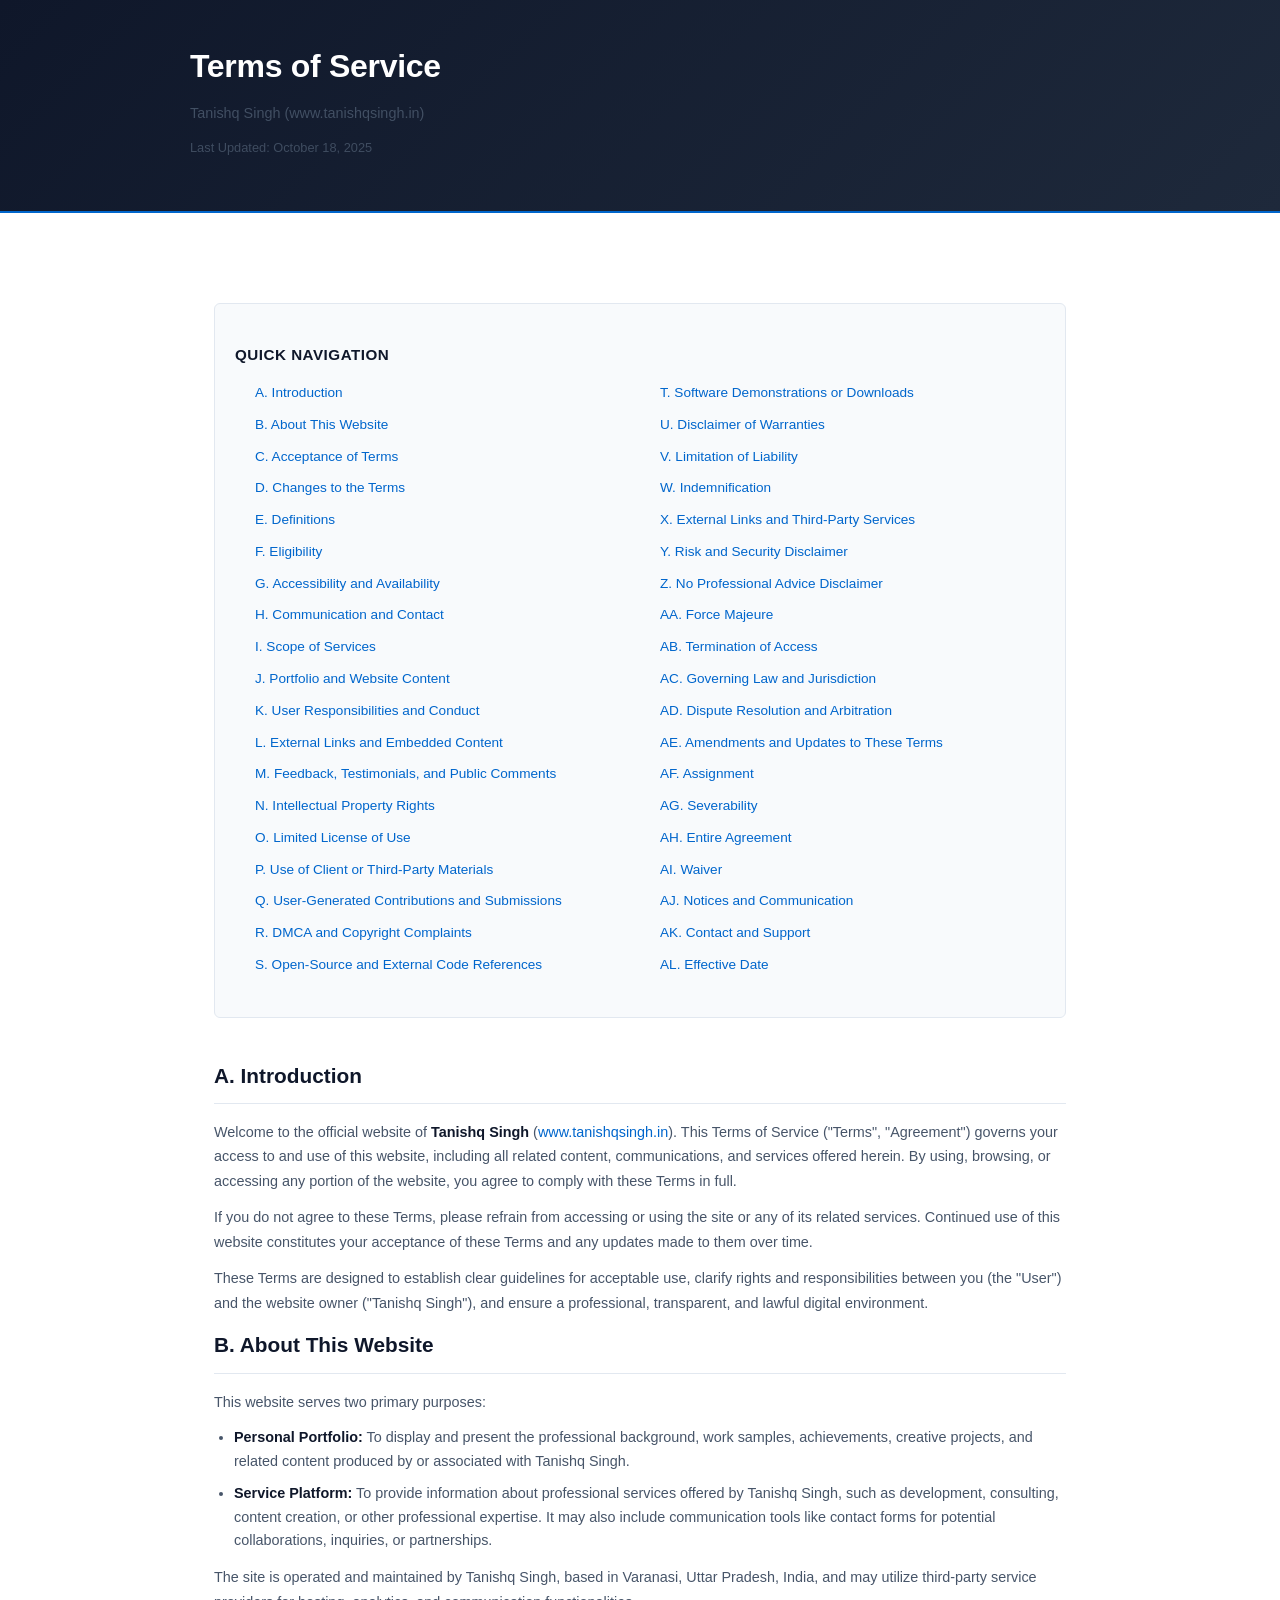
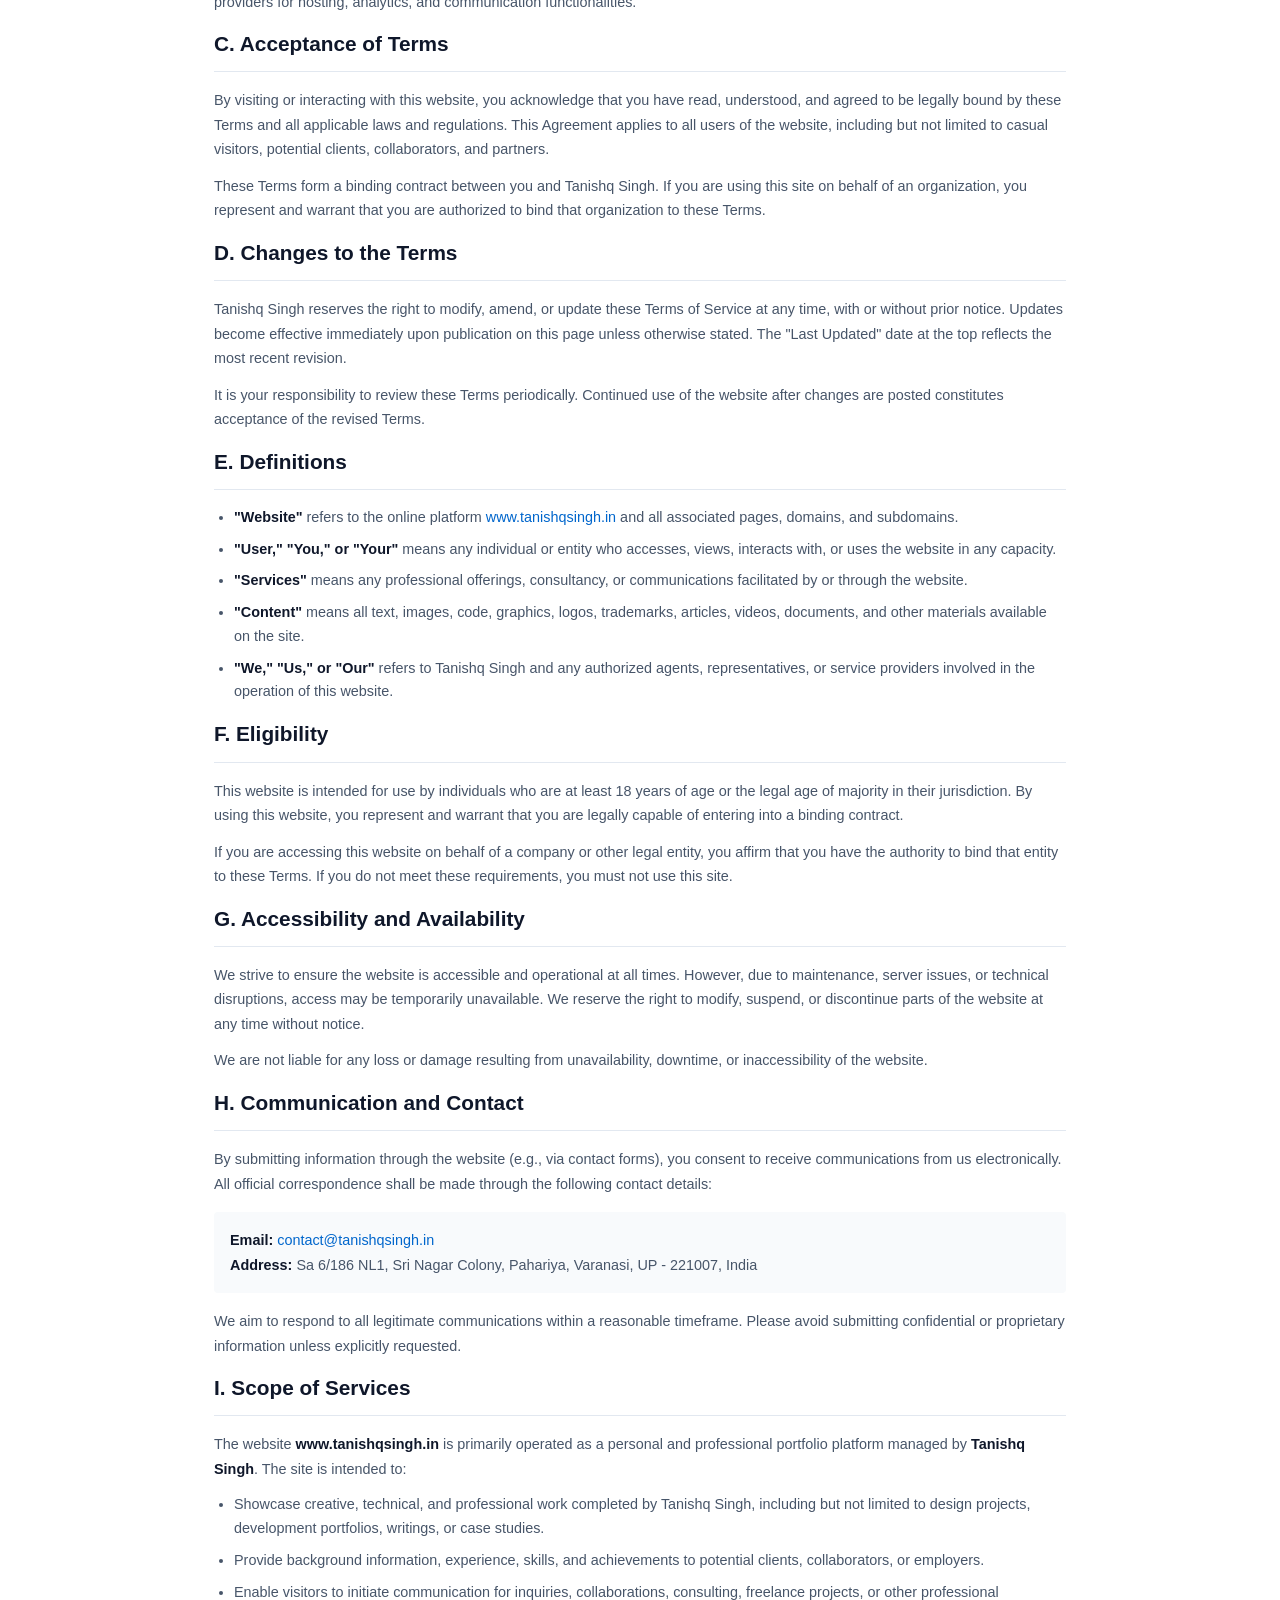
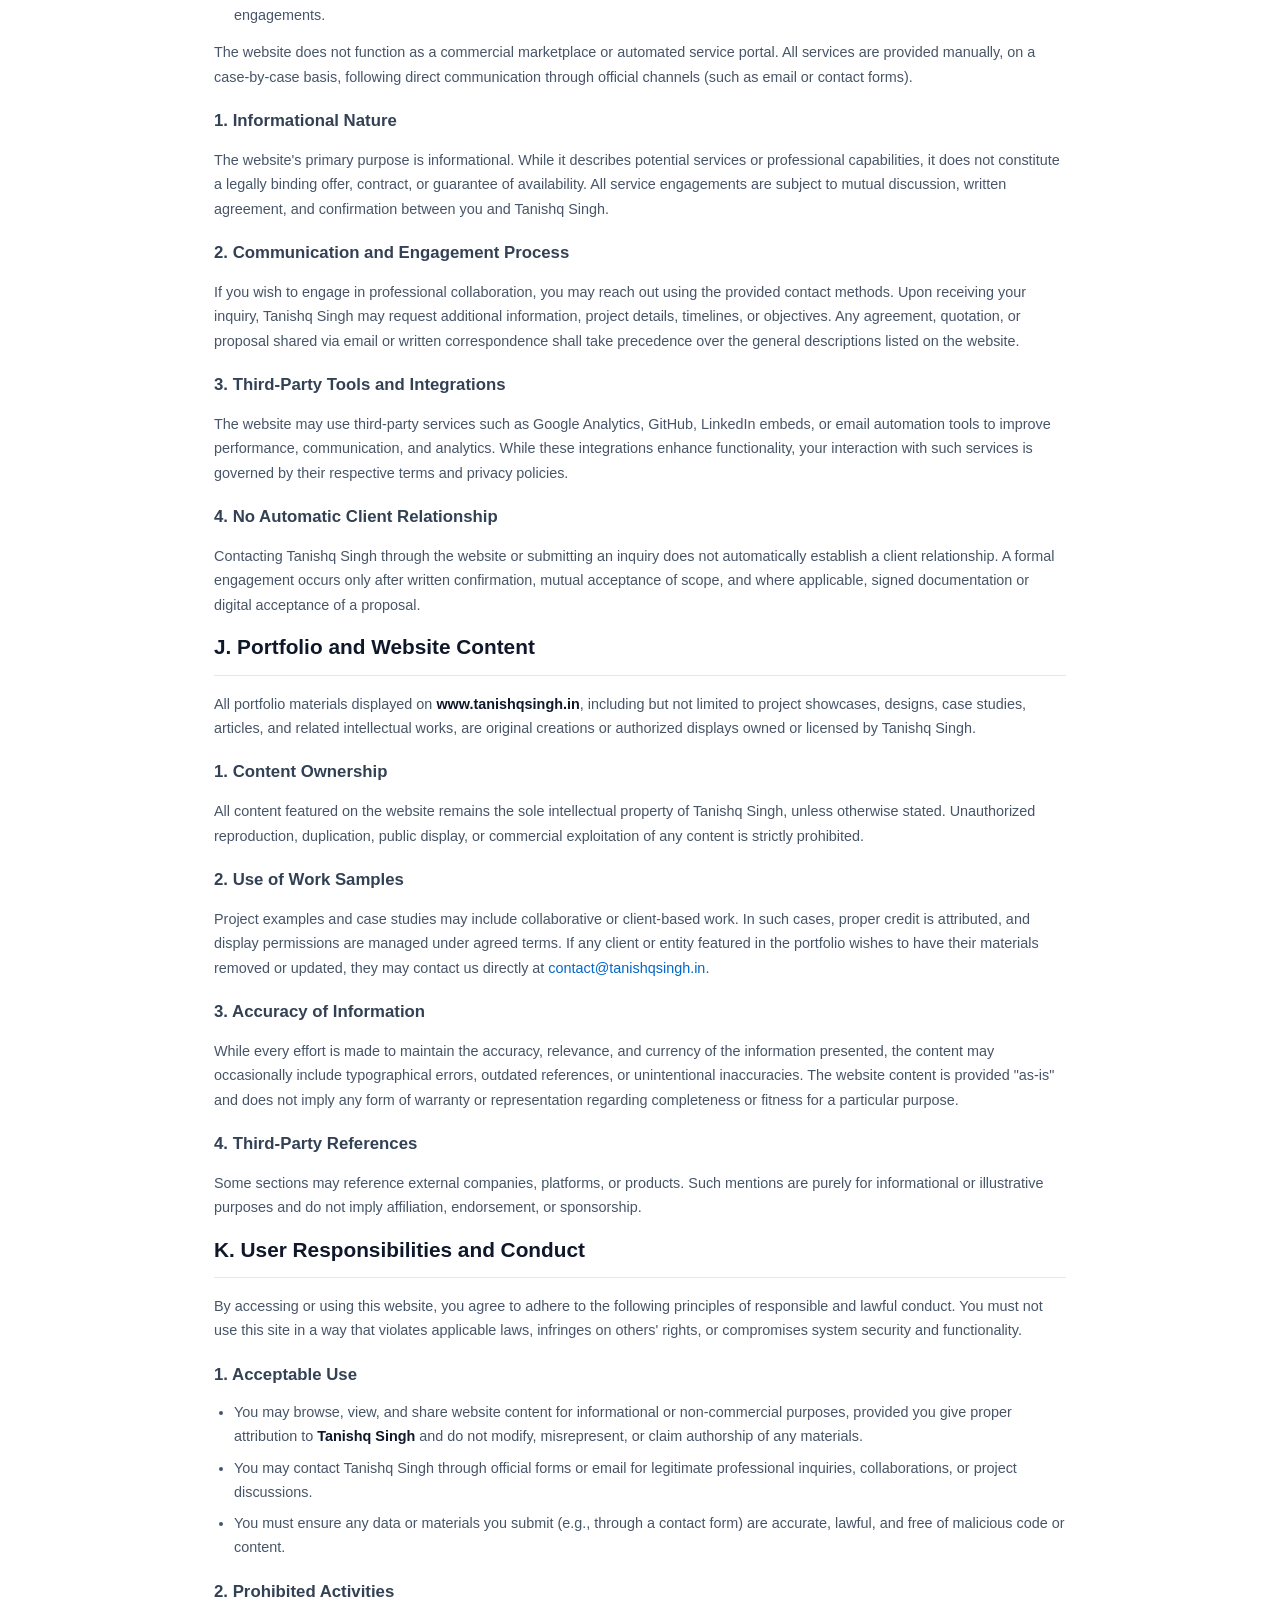
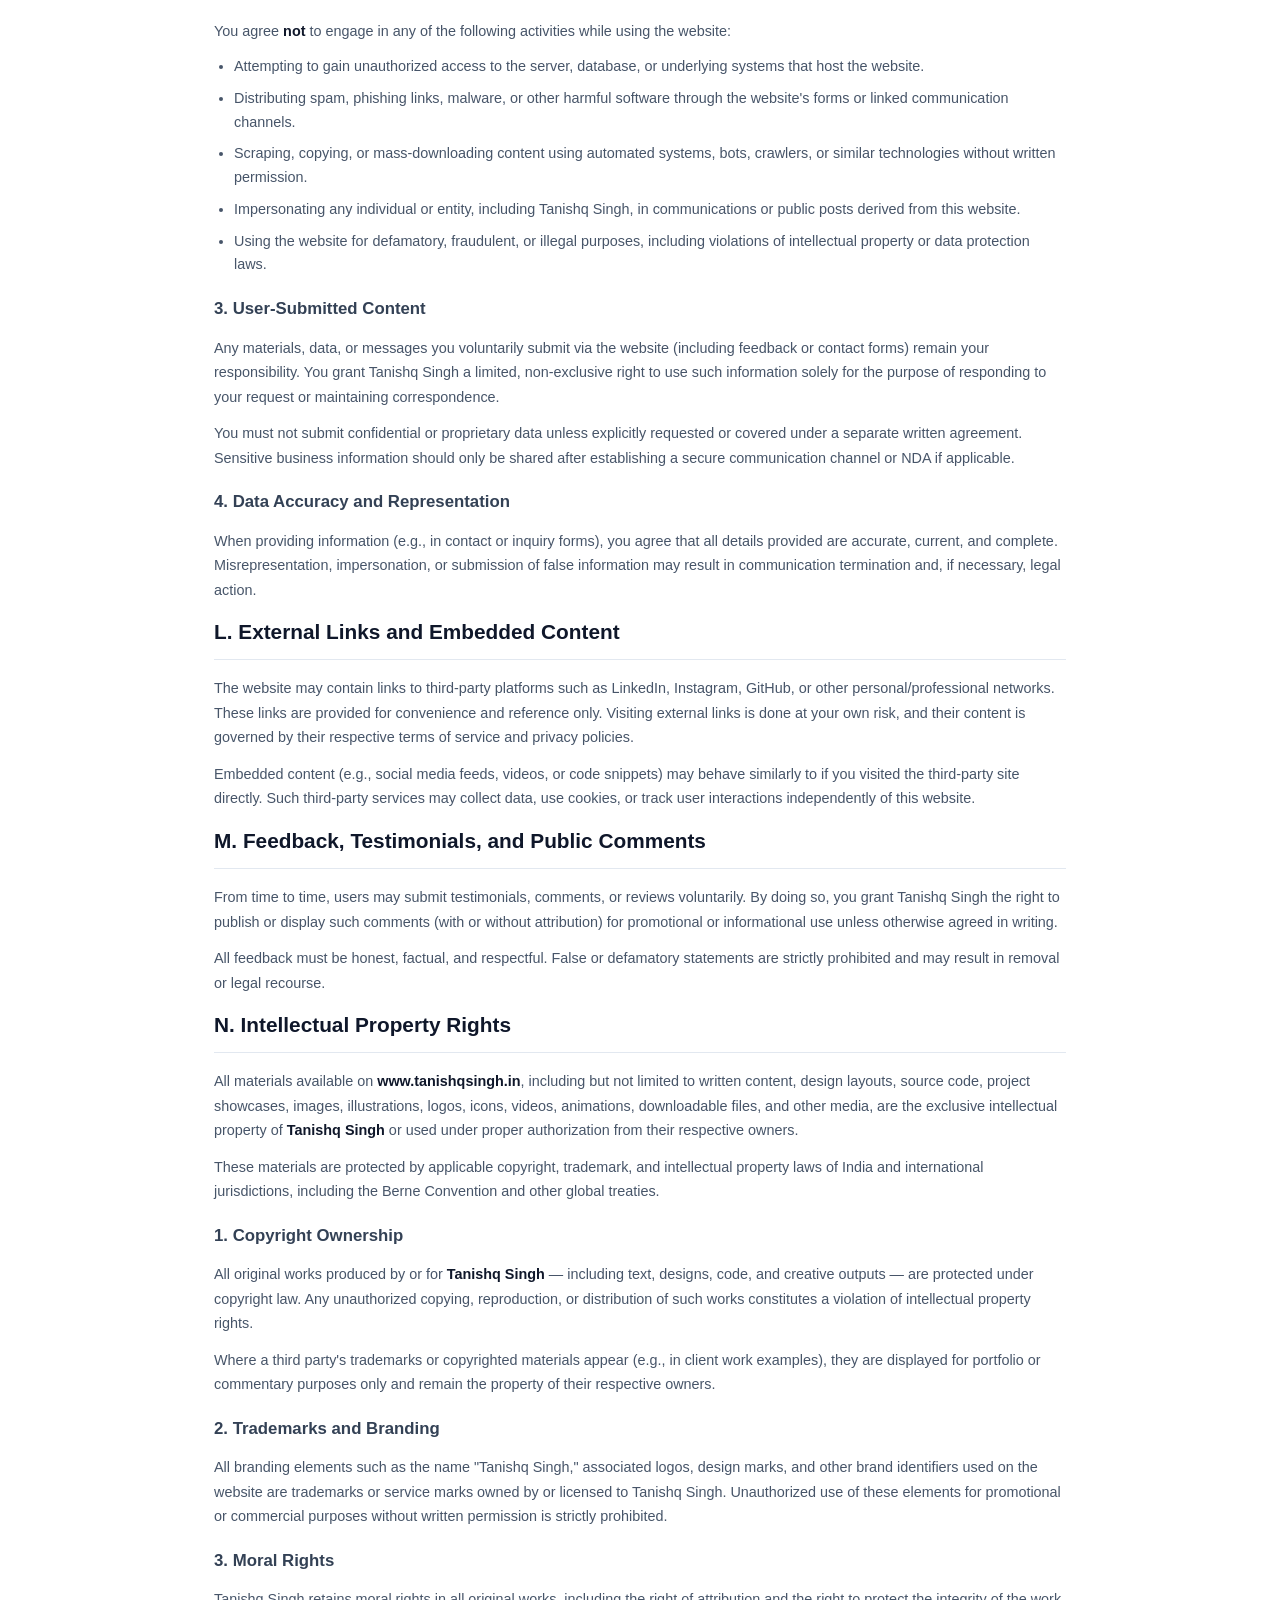
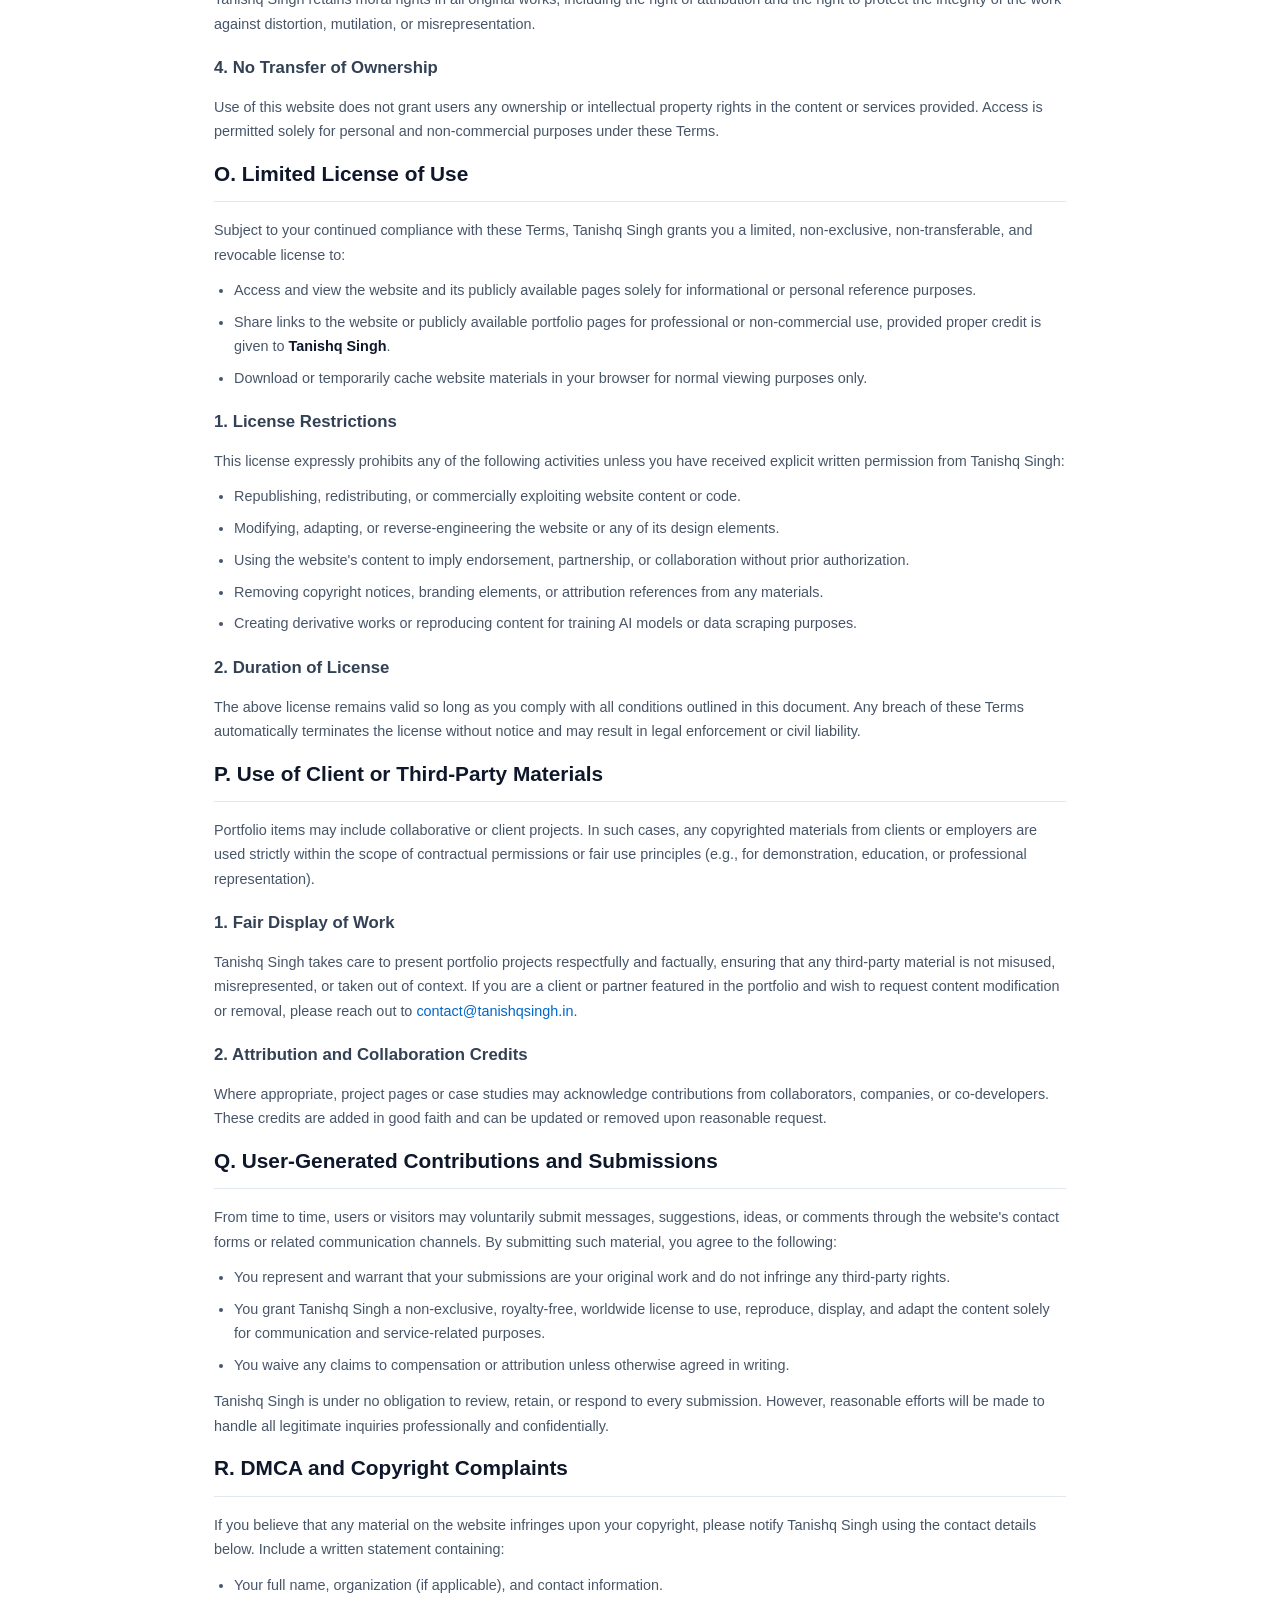
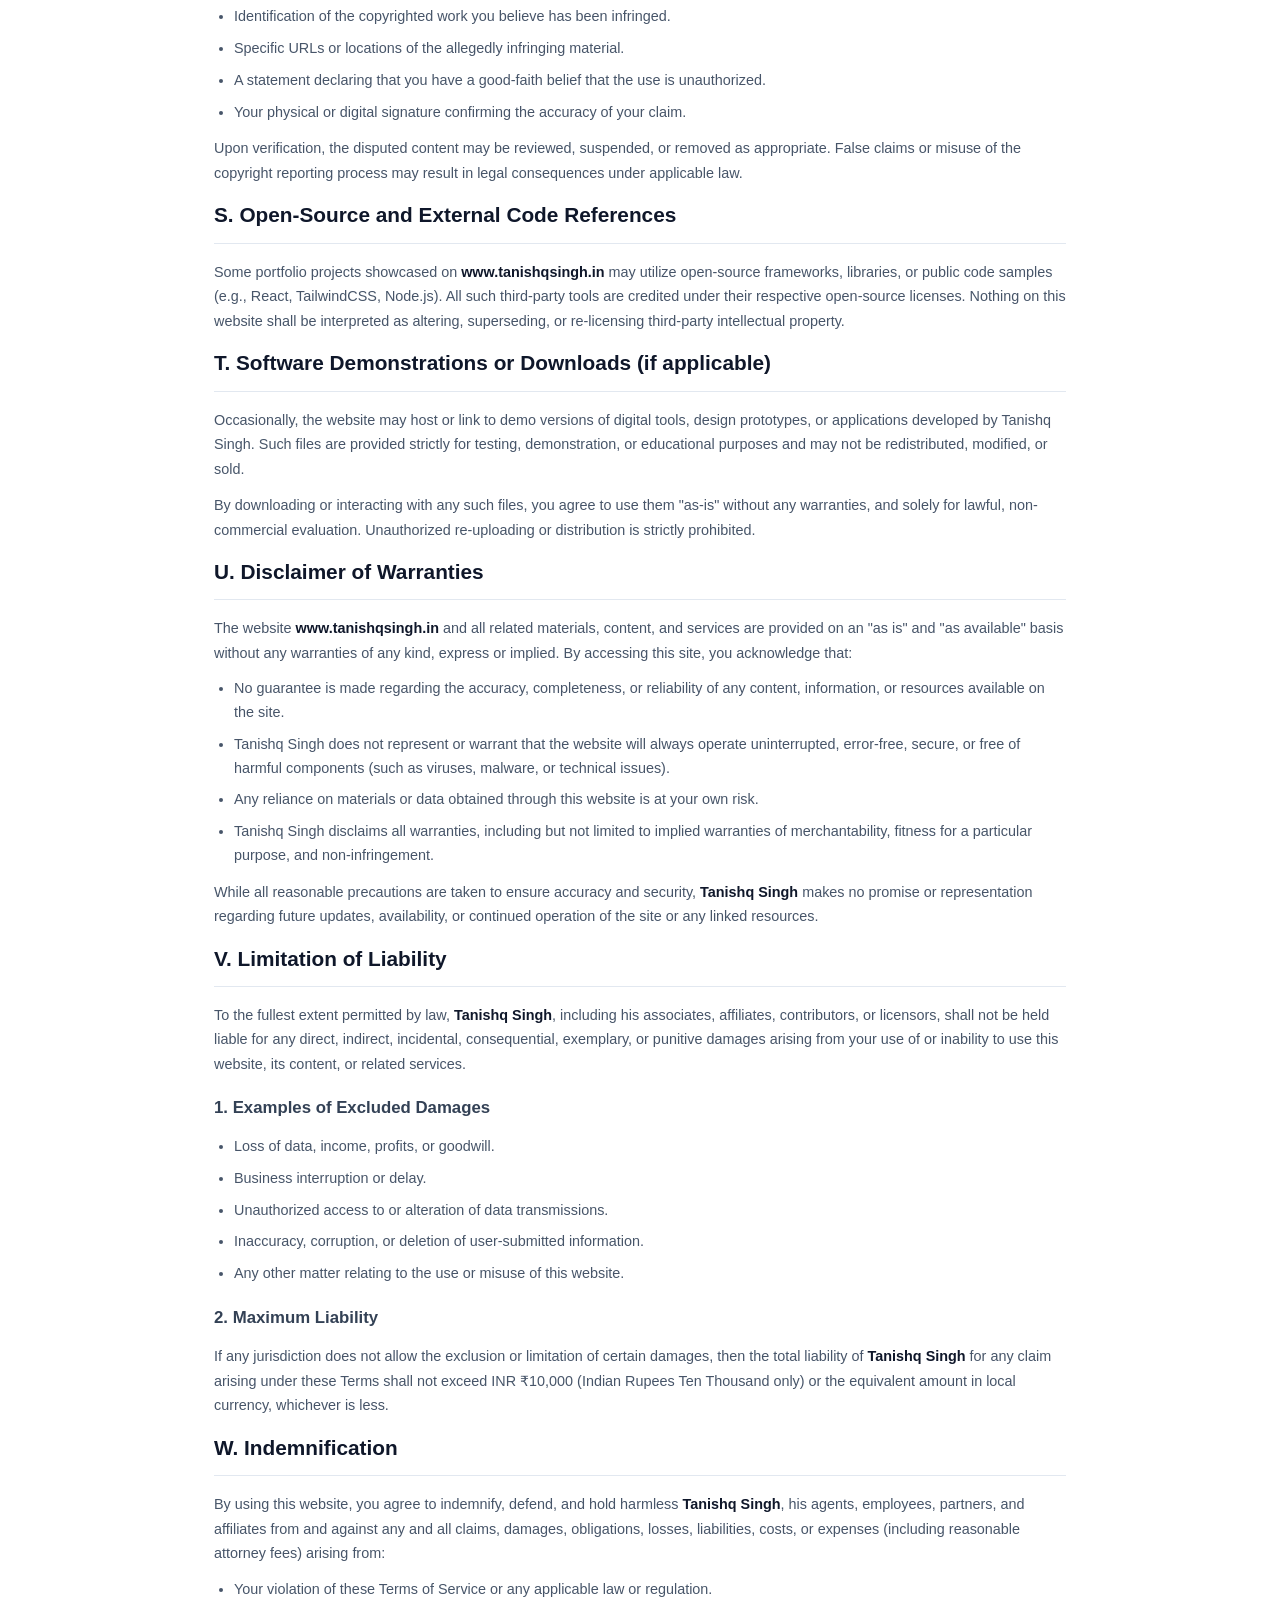
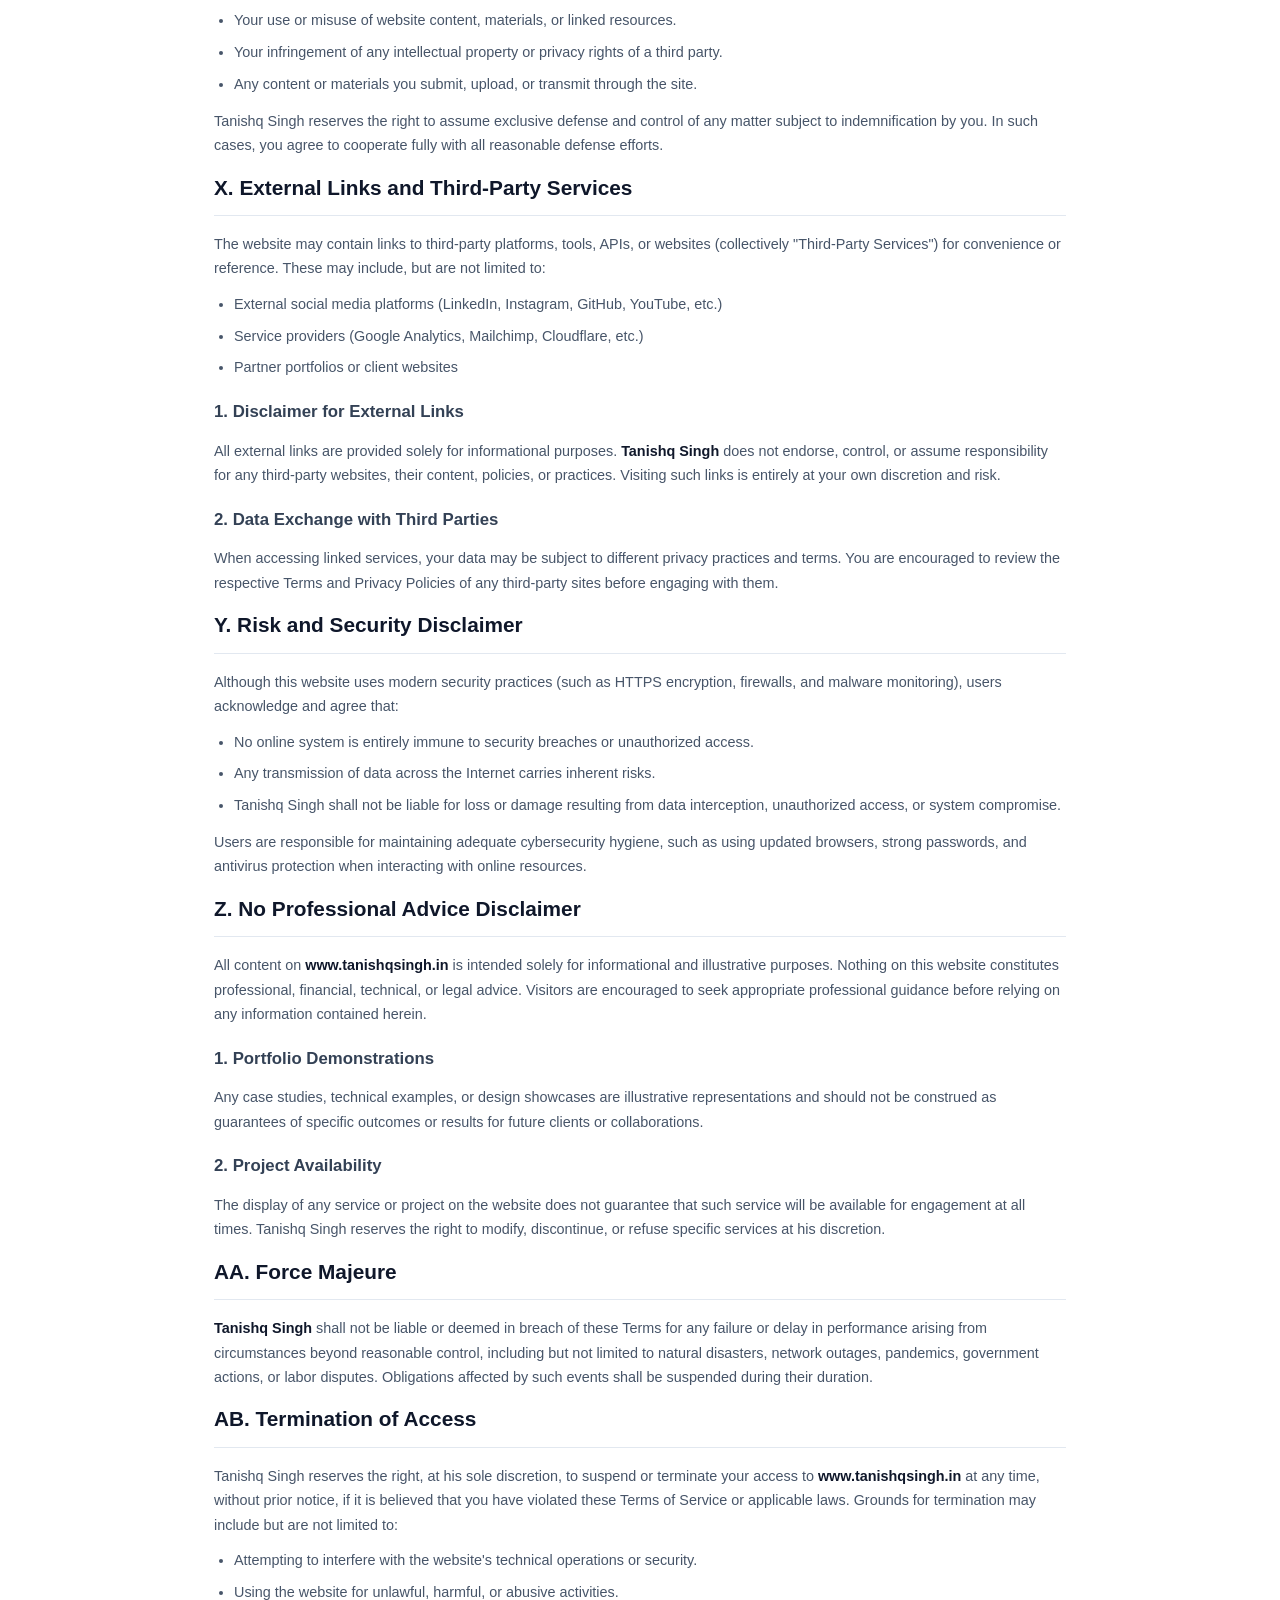
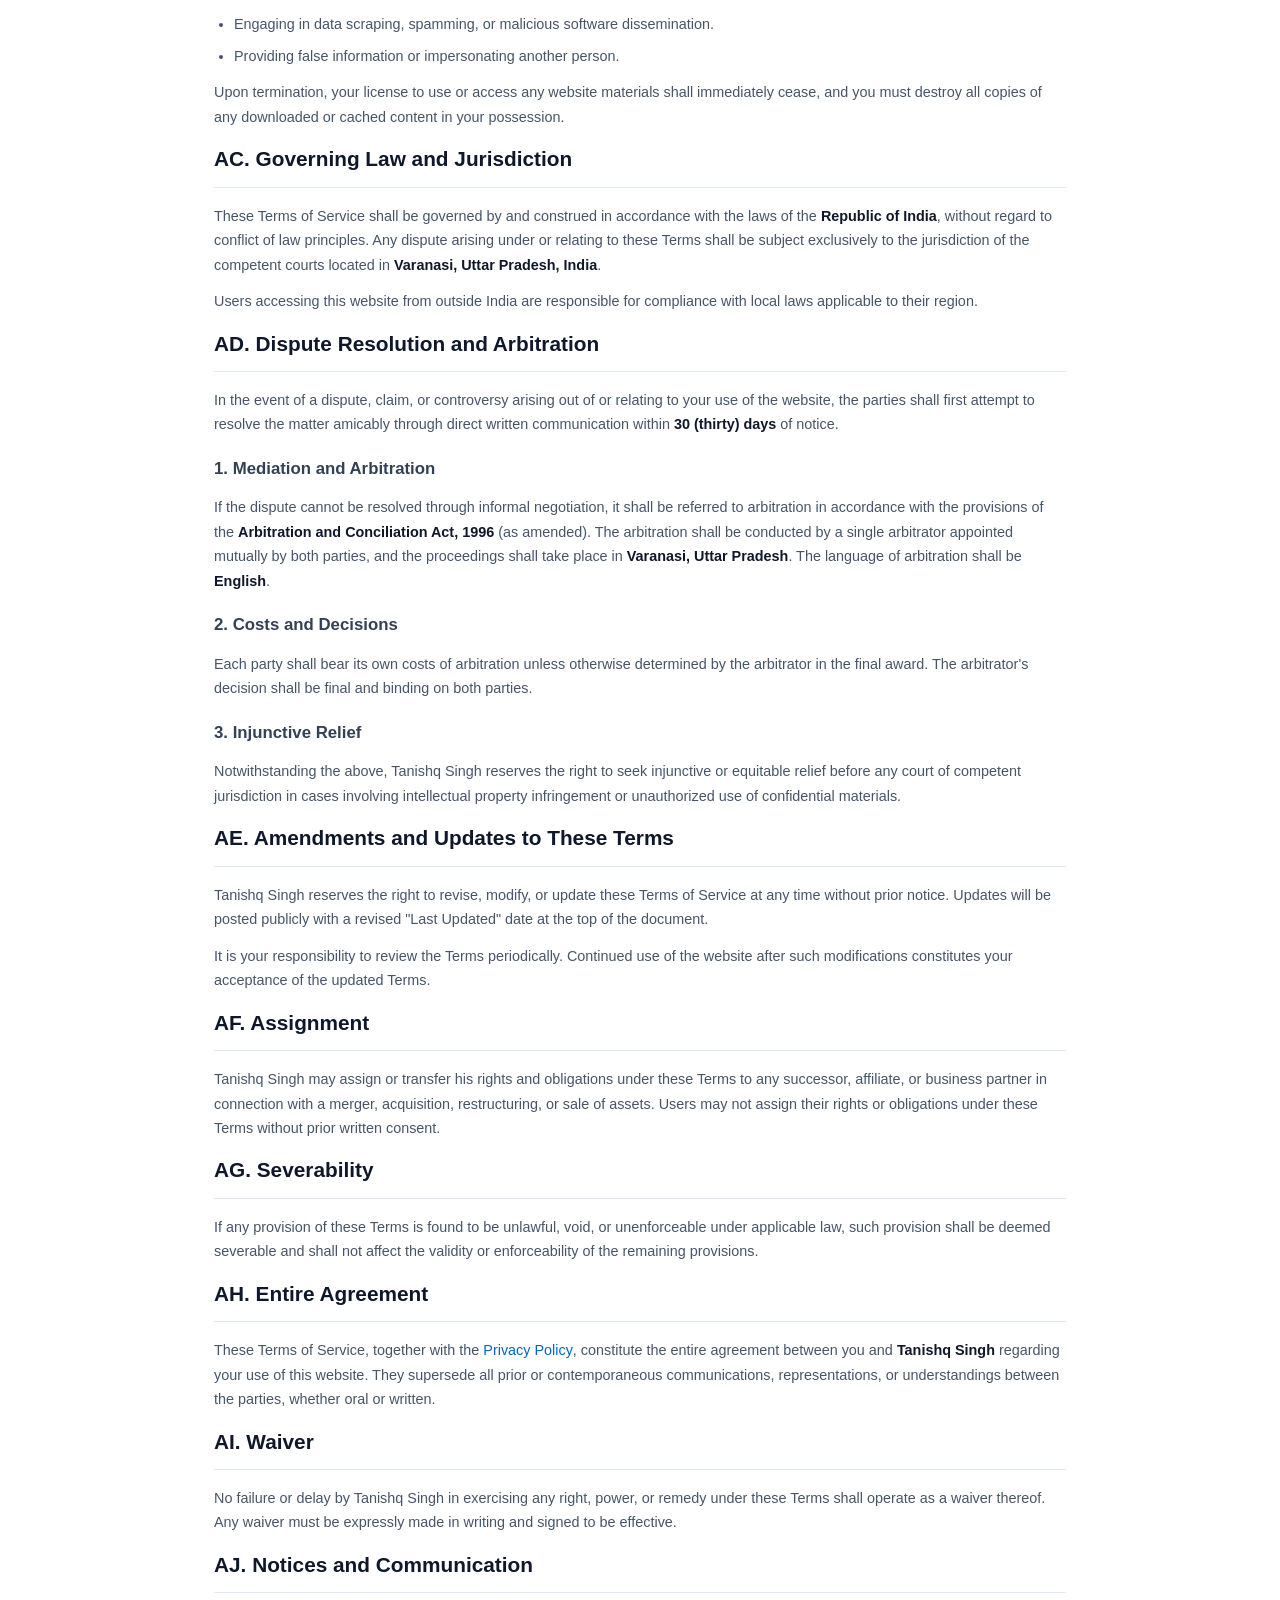
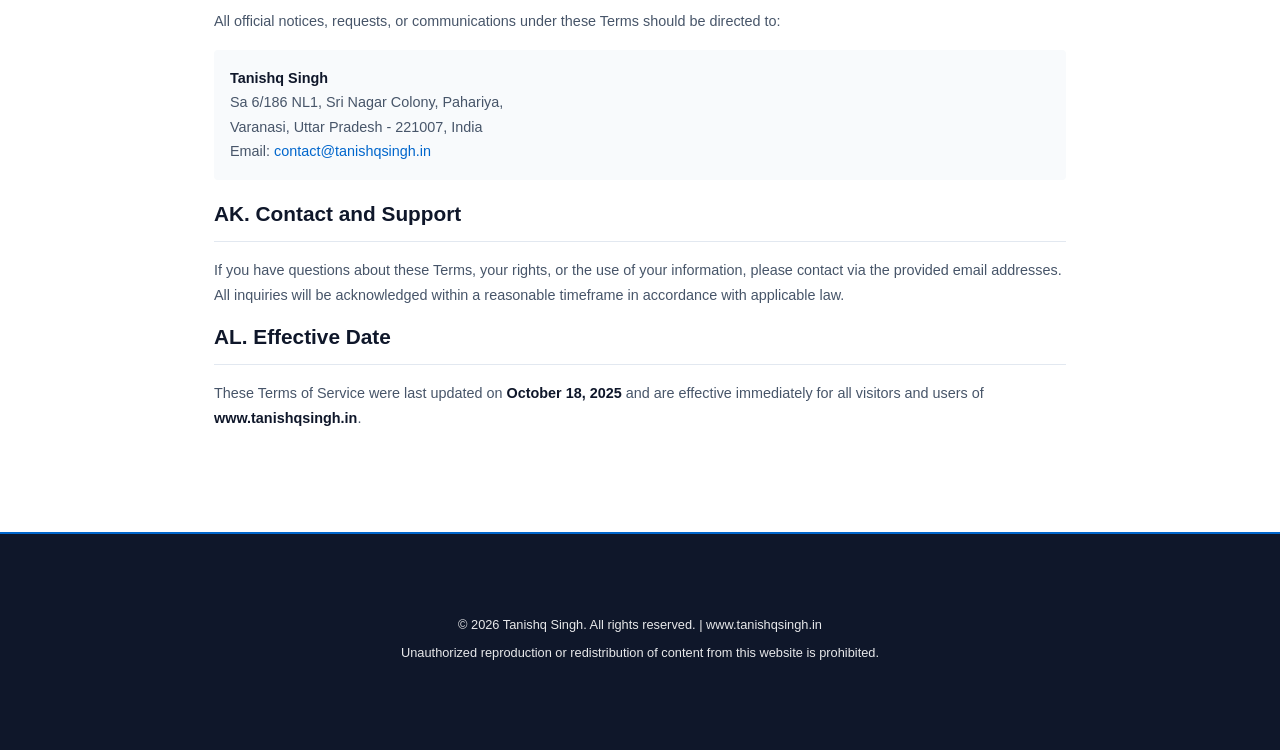
<file: assets/pdfs/terms-of-service.html>
<!DOCTYPE html>
<html lang="en">
<head>
    <meta charset="UTF-8" />
    <meta name="viewport" content="width=device-width, initial-scale=1" />
    <title>Terms of Service - Tanishq Singh</title>
    <link rel="icon" type="image/png" sizes="32x32" href="/assets/images/terms.webp" />
    <link rel="shortcut icon" href="/assets/images/terms.webp" />
    <link rel="apple-touch-icon" href="/assets/images/terms.webp" />
    <style>
        * {
            margin: 0;
            padding: 0;
            box-sizing: border-box;
        }

        :root {
            --primary: #0f172a;
            --secondary: #334155;
            --accent: #0066cc;
            --text-primary: #1e293b;
            --text-secondary: #475569;
            --border: #e2e8f0;
            --bg-light: #f8fafc;
            --bg-white: #ffffff;
        }

        html {
            scroll-behavior: smooth;
        }

        body {
            font-family: -apple-system, BlinkMacSystemFont, 'Segoe UI', 'Roboto', 'Oxygen', 'Ubuntu', 'Cantarell', sans-serif;
            line-height: 1.65;
            color: var(--text-primary);
            background-color: var(--bg-white);
            font-size: 14px;
        }

        .container {
            max-width: 900px;
            margin: 0 auto;
            padding: 50px 24px;
        }

        /* Header Section */
        header {
            background: linear-gradient(135deg, var(--primary) 0%, #1e293b 100%);
            color: white;
            padding: 40px 24px;
            margin-bottom: 40px;
            border-bottom: 2px solid var(--accent);
        }

        header .container {
            padding: 0;
        }

        h1 {
            font-size: 2rem;
            font-weight: 700;
            margin-bottom: 8px;
            letter-spacing: -0.3px;
        }

        .header-subtitle {
            font-size: 0.9rem;
            opacity: 0.9;
            margin-bottom: 12px;
        }

        .last-updated {
            font-size: 0.8rem;
            opacity: 0.85;
            margin-top: 8px;
        }

        /* Table of Contents */
        .toc {
            background-color: var(--bg-light);
            border: 1px solid var(--border);
            border-radius: 6px;
            padding: 20px;
            margin-bottom: 40px;
        }

        .toc h3 {
            font-size: 0.95rem;
            margin-bottom: 14px;
            color: var(--primary);
            font-weight: 600;
            text-transform: uppercase;
            letter-spacing: 0.5px;
        }

        .toc ul {
            list-style: none;
            columns: 2;
            column-gap: 20px;
        }

        .toc li {
            margin-bottom: 8px;
            break-inside: avoid;
        }

        .toc a {
            color: var(--accent);
            text-decoration: none;
            font-weight: 500;
            font-size: 0.85rem;
            transition: color 0.2s ease;
        }

        .toc a:hover {
            color: var(--primary);
            text-decoration: underline;
        }

        /* Main Content */
        main {
            line-height: 1.7;
        }

        h2 {
            font-size: 1.3rem;
            font-weight: 700;
            color: var(--primary);
            margin-top: 30px;
            margin-bottom: 16px;
            padding-bottom: 10px;
            border-bottom: 1px solid var(--border);
        }

        h2:first-child {
            margin-top: 0;
        }

        h3 {
            font-size: 1.05rem;
            font-weight: 600;
            color: var(--secondary);
            margin-top: 18px;
            margin-bottom: 12px;
        }

        h4 {
            font-size: 0.95rem;
            font-weight: 600;
            color: var(--secondary);
            margin-top: 14px;
            margin-bottom: 10px;
        }

        p {
            margin-bottom: 12px;
            color: var(--text-secondary);
            line-height: 1.7;
            font-size: 0.9rem;
        }

        strong {
            color: var(--primary);
            font-weight: 600;
        }

        a {
            color: var(--accent);
            text-decoration: none;
            font-weight: 500;
            transition: color 0.2s ease;
        }

        a:hover {
            color: var(--primary);
            text-decoration: underline;
        }

        /* Lists */
        ul, ol {
            margin-bottom: 12px;
            margin-left: 20px;
            color: var(--text-secondary);
        }

        li {
            margin-bottom: 8px;
            line-height: 1.65;
            font-size: 0.9rem;
        }

        li strong {
            color: var(--primary);
        }

        /* Highlight Boxes */
        .highlight-box {
            background-color: var(--bg-light);
            border-left: 4px solid var(--accent);
            padding: 16px;
            margin: 16px 0;
            border-radius: 4px;
        }

        .highlight-box p {
            margin-bottom: 0;
            font-size: 0.9rem;
        }

        /* Address Block */
        address {
            background-color: var(--bg-light);
            padding: 16px;
            border-radius: 4px;
            font-style: normal;
            margin: 16px 0;
            line-height: 1.7;
            color: var(--text-secondary);
            font-size: 0.9rem;
        }

        /* Footer */
        footer {
            background-color: var(--primary);
            color: white;
            text-align: center;
            margin-top: 40px;
            padding: 30px 24px;
            border-top: 2px solid var(--accent);
        }

        footer p {
            margin-bottom: 6px;
            color: rgba(255, 255, 255, 0.9);
            font-size: 0.8rem;
        }

        footer a {
            color: rgba(255, 255, 255, 0.9);
        }

        footer a:hover {
            color: white;
        }

        /* Responsive Design */
        @media (max-width: 768px) {
            h1 {
                font-size: 1.5rem;
            }

            h2 {
                font-size: 1.1rem;
            }

            h3 {
                font-size: 0.95rem;
            }

            .toc ul {
                columns: 1;
            }

            header {
                padding: 30px 16px;
            }

            .container {
                padding: 30px 16px;
            }

            body {
                font-size: 13px;
            }

            p, li {
                font-size: 0.85rem;
            }
        }

        /* Print Styles */
        @media print {
            header {
                background: white;
                color: var(--primary);
                border: none;
            }

            h1 {
                color: var(--primary);
            }

            a {
                color: var(--accent);
            }

            .toc {
                page-break-after: always;
            }
        }
    </style>
</head>
<body>
    <header>
        <div class="container">
            <h1>Terms of Service</h1>
            <p class="header-subtitle">Tanishq Singh (www.tanishqsingh.in)</p>
            <p class="last-updated">Last Updated: October 18, 2025</p>
        </div>
    </header>

    <div class="container">
        <!-- Table of Contents -->
        <section class="toc">
            <h3>Quick Navigation</h3>
            <ul>
                <li><a href="#introduction">A. Introduction</a></li>
                <li><a href="#about">B. About This Website</a></li>
                <li><a href="#acceptance">C. Acceptance of Terms</a></li>
                <li><a href="#changes">D. Changes to the Terms</a></li>
                <li><a href="#definitions">E. Definitions</a></li>
                <li><a href="#eligibility">F. Eligibility</a></li>
                <li><a href="#accessibility">G. Accessibility and Availability</a></li>
                <li><a href="#communication">H. Communication and Contact</a></li>
                <li><a href="#scope">I. Scope of Services</a></li>
                <li><a href="#portfolio">J. Portfolio and Website Content</a></li>
                <li><a href="#responsibilities">K. User Responsibilities and Conduct</a></li>
                <li><a href="#external-links">L. External Links and Embedded Content</a></li>
                <li><a href="#feedback">M. Feedback, Testimonials, and Public Comments</a></li>
                <li><a href="#intellectual-property">N. Intellectual Property Rights</a></li>
                <li><a href="#license">O. Limited License of Use</a></li>
                <li><a href="#third-party">P. Use of Client or Third-Party Materials</a></li>
                <li><a href="#user-contributions">Q. User-Generated Contributions and Submissions</a></li>
                <li><a href="#dmca">R. DMCA and Copyright Complaints</a></li>
                <li><a href="#open-source">S. Open-Source and External Code References</a></li>
                <li><a href="#software">T. Software Demonstrations or Downloads</a></li>
                <li><a href="#disclaimer">U. Disclaimer of Warranties</a></li>
                <li><a href="#limitation">V. Limitation of Liability</a></li>
                <li><a href="#indemnification">W. Indemnification</a></li>
                <li><a href="#third-party-services">X. External Links and Third-Party Services</a></li>
                <li><a href="#risk">Y. Risk and Security Disclaimer</a></li>
                <li><a href="#professional-advice">Z. No Professional Advice Disclaimer</a></li>
                <li><a href="#force-majeure">AA. Force Majeure</a></li>
                <li><a href="#termination">AB. Termination of Access</a></li>
                <li><a href="#governing-law">AC. Governing Law and Jurisdiction</a></li>
                <li><a href="#dispute">AD. Dispute Resolution and Arbitration</a></li>
                <li><a href="#amendments">AE. Amendments and Updates to These Terms</a></li>
                <li><a href="#assignment">AF. Assignment</a></li>
                <li><a href="#severability">AG. Severability</a></li>
                <li><a href="#entire-agreement">AH. Entire Agreement</a></li>
                <li><a href="#waiver">AI. Waiver</a></li>
                <li><a href="#notices">AJ. Notices and Communication</a></li>
                <li><a href="#contact">AK. Contact and Support</a></li>
                <li><a href="#effective-date">AL. Effective Date</a></li>
            </ul>
        </section>

        <!-- Main Content -->
        <main>
            <section id="introduction">
                <h2>A. Introduction</h2>
                <p>Welcome to the official website of <strong>Tanishq Singh</strong> (<a href="https://www.tanishqsingh.in">www.tanishqsingh.in</a>). This Terms of Service ("Terms", "Agreement") governs your access to and use of this website, including all related content, communications, and services offered herein. By using, browsing, or accessing any portion of the website, you agree to comply with these Terms in full.</p>
                <p>If you do not agree to these Terms, please refrain from accessing or using the site or any of its related services. Continued use of this website constitutes your acceptance of these Terms and any updates made to them over time.</p>
                <p>These Terms are designed to establish clear guidelines for acceptable use, clarify rights and responsibilities between you (the "User") and the website owner ("Tanishq Singh"), and ensure a professional, transparent, and lawful digital environment.</p>
            </section>

            <section id="about">
                <h2>B. About This Website</h2>
                <p>This website serves two primary purposes:</p>
                <ul>
                    <li><strong>Personal Portfolio:</strong> To display and present the professional background, work samples, achievements, creative projects, and related content produced by or associated with Tanishq Singh.</li>
                    <li><strong>Service Platform:</strong> To provide information about professional services offered by Tanishq Singh, such as development, consulting, content creation, or other professional expertise. It may also include communication tools like contact forms for potential collaborations, inquiries, or partnerships.</li>
                </ul>
                <p>The site is operated and maintained by Tanishq Singh, based in Varanasi, Uttar Pradesh, India, and may utilize third-party service providers for hosting, analytics, and communication functionalities.</p>
            </section>

            <section id="acceptance">
                <h2>C. Acceptance of Terms</h2>
                <p>By visiting or interacting with this website, you acknowledge that you have read, understood, and agreed to be legally bound by these Terms and all applicable laws and regulations. This Agreement applies to all users of the website, including but not limited to casual visitors, potential clients, collaborators, and partners.</p>
                <p>These Terms form a binding contract between you and Tanishq Singh. If you are using this site on behalf of an organization, you represent and warrant that you are authorized to bind that organization to these Terms.</p>
            </section>

            <section id="changes">
                <h2>D. Changes to the Terms</h2>
                <p>Tanishq Singh reserves the right to modify, amend, or update these Terms of Service at any time, with or without prior notice. Updates become effective immediately upon publication on this page unless otherwise stated. The "Last Updated" date at the top reflects the most recent revision.</p>
                <p>It is your responsibility to review these Terms periodically. Continued use of the website after changes are posted constitutes acceptance of the revised Terms.</p>
            </section>

            <section id="definitions">
                <h2>E. Definitions</h2>
                <ul>
                    <li><strong>"Website"</strong> refers to the online platform <a href="https://www.tanishqsingh.in">www.tanishqsingh.in</a> and all associated pages, domains, and subdomains.</li>
                    <li><strong>"User," "You," or "Your"</strong> means any individual or entity who accesses, views, interacts with, or uses the website in any capacity.</li>
                    <li><strong>"Services"</strong> means any professional offerings, consultancy, or communications facilitated by or through the website.</li>
                    <li><strong>"Content"</strong> means all text, images, code, graphics, logos, trademarks, articles, videos, documents, and other materials available on the site.</li>
                    <li><strong>"We," "Us," or "Our"</strong> refers to Tanishq Singh and any authorized agents, representatives, or service providers involved in the operation of this website.</li>
                </ul>
            </section>

            <section id="eligibility">
                <h2>F. Eligibility</h2>
                <p>This website is intended for use by individuals who are at least 18 years of age or the legal age of majority in their jurisdiction. By using this website, you represent and warrant that you are legally capable of entering into a binding contract.</p>
                <p>If you are accessing this website on behalf of a company or other legal entity, you affirm that you have the authority to bind that entity to these Terms. If you do not meet these requirements, you must not use this site.</p>
            </section>

            <section id="accessibility">
                <h2>G. Accessibility and Availability</h2>
                <p>We strive to ensure the website is accessible and operational at all times. However, due to maintenance, server issues, or technical disruptions, access may be temporarily unavailable. We reserve the right to modify, suspend, or discontinue parts of the website at any time without notice.</p>
                <p>We are not liable for any loss or damage resulting from unavailability, downtime, or inaccessibility of the website.</p>
            </section>

            <section id="communication">
                <h2>H. Communication and Contact</h2>
                <p>By submitting information through the website (e.g., via contact forms), you consent to receive communications from us electronically. All official correspondence shall be made through the following contact details:</p>
                <address>
                    <strong>Email:</strong> <a href="mailto:contact@tanishqsingh.in">contact@tanishqsingh.in</a><br>
                    <strong>Address:</strong> Sa 6/186 NL1, Sri Nagar Colony, Pahariya, Varanasi, UP - 221007, India
                </address>
                <p>We aim to respond to all legitimate communications within a reasonable timeframe. Please avoid submitting confidential or proprietary information unless explicitly requested.</p>
            </section>

            <section id="scope">
                <h2>I. Scope of Services</h2>
                <p>The website <strong>www.tanishqsingh.in</strong> is primarily operated as a personal and professional portfolio platform managed by <strong>Tanishq Singh</strong>. The site is intended to:</p>
                <ul>
                    <li>Showcase creative, technical, and professional work completed by Tanishq Singh, including but not limited to design projects, development portfolios, writings, or case studies.</li>
                    <li>Provide background information, experience, skills, and achievements to potential clients, collaborators, or employers.</li>
                    <li>Enable visitors to initiate communication for inquiries, collaborations, consulting, freelance projects, or other professional engagements.</li>
                </ul>
                <p>The website does not function as a commercial marketplace or automated service portal. All services are provided manually, on a case-by-case basis, following direct communication through official channels (such as email or contact forms).</p>

                <h3>1. Informational Nature</h3>
                <p>The website's primary purpose is informational. While it describes potential services or professional capabilities, it does not constitute a legally binding offer, contract, or guarantee of availability. All service engagements are subject to mutual discussion, written agreement, and confirmation between you and Tanishq Singh.</p>

                <h3>2. Communication and Engagement Process</h3>
                <p>If you wish to engage in professional collaboration, you may reach out using the provided contact methods. Upon receiving your inquiry, Tanishq Singh may request additional information, project details, timelines, or objectives. Any agreement, quotation, or proposal shared via email or written correspondence shall take precedence over the general descriptions listed on the website.</p>

                <h3>3. Third-Party Tools and Integrations</h3>
                <p>The website may use third-party services such as Google Analytics, GitHub, LinkedIn embeds, or email automation tools to improve performance, communication, and analytics. While these integrations enhance functionality, your interaction with such services is governed by their respective terms and privacy policies.</p>

                <h3>4. No Automatic Client Relationship</h3>
                <p>Contacting Tanishq Singh through the website or submitting an inquiry does not automatically establish a client relationship. A formal engagement occurs only after written confirmation, mutual acceptance of scope, and where applicable, signed documentation or digital acceptance of a proposal.</p>
            </section>

            <section id="portfolio">
                <h2>J. Portfolio and Website Content</h2>
                <p>All portfolio materials displayed on <strong>www.tanishqsingh.in</strong>, including but not limited to project showcases, designs, case studies, articles, and related intellectual works, are original creations or authorized displays owned or licensed by Tanishq Singh.</p>

                <h3>1. Content Ownership</h3>
                <p>All content featured on the website remains the sole intellectual property of Tanishq Singh, unless otherwise stated. Unauthorized reproduction, duplication, public display, or commercial exploitation of any content is strictly prohibited.</p>

                <h3>2. Use of Work Samples</h3>
                <p>Project examples and case studies may include collaborative or client-based work. In such cases, proper credit is attributed, and display permissions are managed under agreed terms. If any client or entity featured in the portfolio wishes to have their materials removed or updated, they may contact us directly at <a href="mailto:contact@tanishqsingh.in">contact@tanishqsingh.in</a>.</p>

                <h3>3. Accuracy of Information</h3>
                <p>While every effort is made to maintain the accuracy, relevance, and currency of the information presented, the content may occasionally include typographical errors, outdated references, or unintentional inaccuracies. The website content is provided "as-is" and does not imply any form of warranty or representation regarding completeness or fitness for a particular purpose.</p>

                <h3>4. Third-Party References</h3>
                <p>Some sections may reference external companies, platforms, or products. Such mentions are purely for informational or illustrative purposes and do not imply affiliation, endorsement, or sponsorship.</p>
            </section>

            <section id="responsibilities">
                <h2>K. User Responsibilities and Conduct</h2>
                <p>By accessing or using this website, you agree to adhere to the following principles of responsible and lawful conduct. You must not use this site in a way that violates applicable laws, infringes on others' rights, or compromises system security and functionality.</p>

                <h3>1. Acceptable Use</h3>
                <ul>
                    <li>You may browse, view, and share website content for informational or non-commercial purposes, provided you give proper attribution to <strong>Tanishq Singh</strong> and do not modify, misrepresent, or claim authorship of any materials.</li>
                    <li>You may contact Tanishq Singh through official forms or email for legitimate professional inquiries, collaborations, or project discussions.</li>
                    <li>You must ensure any data or materials you submit (e.g., through a contact form) are accurate, lawful, and free of malicious code or content.</li>
                </ul>

                <h3>2. Prohibited Activities</h3>
                <p>You agree <strong>not</strong> to engage in any of the following activities while using the website:</p>
                <ul>
                    <li>Attempting to gain unauthorized access to the server, database, or underlying systems that host the website.</li>
                    <li>Distributing spam, phishing links, malware, or other harmful software through the website's forms or linked communication channels.</li>
                    <li>Scraping, copying, or mass-downloading content using automated systems, bots, crawlers, or similar technologies without written permission.</li>
                    <li>Impersonating any individual or entity, including Tanishq Singh, in communications or public posts derived from this website.</li>
                    <li>Using the website for defamatory, fraudulent, or illegal purposes, including violations of intellectual property or data protection laws.</li>
                </ul>

                <h3>3. User-Submitted Content</h3>
                <p>Any materials, data, or messages you voluntarily submit via the website (including feedback or contact forms) remain your responsibility. You grant Tanishq Singh a limited, non-exclusive right to use such information solely for the purpose of responding to your request or maintaining correspondence.</p>
                <p>You must not submit confidential or proprietary data unless explicitly requested or covered under a separate written agreement. Sensitive business information should only be shared after establishing a secure communication channel or NDA if applicable.</p>

                <h3>4. Data Accuracy and Representation</h3>
                <p>When providing information (e.g., in contact or inquiry forms), you agree that all details provided are accurate, current, and complete. Misrepresentation, impersonation, or submission of false information may result in communication termination and, if necessary, legal action.</p>
            </section>

            <section id="external-links">
                <h2>L. External Links and Embedded Content</h2>
                <p>The website may contain links to third-party platforms such as LinkedIn, Instagram, GitHub, or other personal/professional networks. These links are provided for convenience and reference only. Visiting external links is done at your own risk, and their content is governed by their respective terms of service and privacy policies.</p>
                <p>Embedded content (e.g., social media feeds, videos, or code snippets) may behave similarly to if you visited the third-party site directly. Such third-party services may collect data, use cookies, or track user interactions independently of this website.</p>
            </section>

            <section id="feedback">
                <h2>M. Feedback, Testimonials, and Public Comments</h2>
                <p>From time to time, users may submit testimonials, comments, or reviews voluntarily. By doing so, you grant Tanishq Singh the right to publish or display such comments (with or without attribution) for promotional or informational use unless otherwise agreed in writing.</p>
                <p>All feedback must be honest, factual, and respectful. False or defamatory statements are strictly prohibited and may result in removal or legal recourse.</p>
            </section>

            <section id="intellectual-property">
                <h2>N. Intellectual Property Rights</h2>
                <p>All materials available on <strong>www.tanishqsingh.in</strong>, including but not limited to written content, design layouts, source code, project showcases, images, illustrations, logos, icons, videos, animations, downloadable files, and other media, are the exclusive intellectual property of <strong>Tanishq Singh</strong> or used under proper authorization from their respective owners.</p>
                <p>These materials are protected by applicable copyright, trademark, and intellectual property laws of India and international jurisdictions, including the Berne Convention and other global treaties.</p>

                <h3>1. Copyright Ownership</h3>
                <p>All original works produced by or for <strong>Tanishq Singh</strong> — including text, designs, code, and creative outputs — are protected under copyright law. Any unauthorized copying, reproduction, or distribution of such works constitutes a violation of intellectual property rights.</p>
                <p>Where a third party's trademarks or copyrighted materials appear (e.g., in client work examples), they are displayed for portfolio or commentary purposes only and remain the property of their respective owners.</p>

                <h3>2. Trademarks and Branding</h3>
                <p>All branding elements such as the name "Tanishq Singh," associated logos, design marks, and other brand identifiers used on the website are trademarks or service marks owned by or licensed to Tanishq Singh. Unauthorized use of these elements for promotional or commercial purposes without written permission is strictly prohibited.</p>

                <h3>3. Moral Rights</h3>
                <p>Tanishq Singh retains moral rights in all original works, including the right of attribution and the right to protect the integrity of the work against distortion, mutilation, or misrepresentation.</p>

                <h3>4. No Transfer of Ownership</h3>
                <p>Use of this website does not grant users any ownership or intellectual property rights in the content or services provided. Access is permitted solely for personal and non-commercial purposes under these Terms.</p>
            </section>

            <section id="license">
                <h2>O. Limited License of Use</h2>
                <p>Subject to your continued compliance with these Terms, Tanishq Singh grants you a limited, non-exclusive, non-transferable, and revocable license to:</p>
                <ul>
                    <li>Access and view the website and its publicly available pages solely for informational or personal reference purposes.</li>
                    <li>Share links to the website or publicly available portfolio pages for professional or non-commercial use, provided proper credit is given to <strong>Tanishq Singh</strong>.</li>
                    <li>Download or temporarily cache website materials in your browser for normal viewing purposes only.</li>
                </ul>

                <h3>1. License Restrictions</h3>
                <p>This license expressly prohibits any of the following activities unless you have received explicit written permission from Tanishq Singh:</p>
                <ul>
                    <li>Republishing, redistributing, or commercially exploiting website content or code.</li>
                    <li>Modifying, adapting, or reverse-engineering the website or any of its design elements.</li>
                    <li>Using the website's content to imply endorsement, partnership, or collaboration without prior authorization.</li>
                    <li>Removing copyright notices, branding elements, or attribution references from any materials.</li>
                    <li>Creating derivative works or reproducing content for training AI models or data scraping purposes.</li>
                </ul>

                <h3>2. Duration of License</h3>
                <p>The above license remains valid so long as you comply with all conditions outlined in this document. Any breach of these Terms automatically terminates the license without notice and may result in legal enforcement or civil liability.</p>
            </section>

            <section id="third-party">
                <h2>P. Use of Client or Third-Party Materials</h2>
                <p>Portfolio items may include collaborative or client projects. In such cases, any copyrighted materials from clients or employers are used strictly within the scope of contractual permissions or fair use principles (e.g., for demonstration, education, or professional representation).</p>

                <h3>1. Fair Display of Work</h3>
                <p>Tanishq Singh takes care to present portfolio projects respectfully and factually, ensuring that any third-party material is not misused, misrepresented, or taken out of context. If you are a client or partner featured in the portfolio and wish to request content modification or removal, please reach out to <a href="mailto:contact@tanishqsingh.in">contact@tanishqsingh.in</a>.</p>

                <h3>2. Attribution and Collaboration Credits</h3>
                <p>Where appropriate, project pages or case studies may acknowledge contributions from collaborators, companies, or co-developers. These credits are added in good faith and can be updated or removed upon reasonable request.</p>
            </section>

            <section id="user-contributions">
                <h2>Q. User-Generated Contributions and Submissions</h2>
                <p>From time to time, users or visitors may voluntarily submit messages, suggestions, ideas, or comments through the website's contact forms or related communication channels. By submitting such material, you agree to the following:</p>
                <ul>
                    <li>You represent and warrant that your submissions are your original work and do not infringe any third-party rights.</li>
                    <li>You grant Tanishq Singh a non-exclusive, royalty-free, worldwide license to use, reproduce, display, and adapt the content solely for communication and service-related purposes.</li>
                    <li>You waive any claims to compensation or attribution unless otherwise agreed in writing.</li>
                </ul>
                <p>Tanishq Singh is under no obligation to review, retain, or respond to every submission. However, reasonable efforts will be made to handle all legitimate inquiries professionally and confidentially.</p>
            </section>

            <section id="dmca">
                <h2>R. DMCA and Copyright Complaints</h2>
                <p>If you believe that any material on the website infringes upon your copyright, please notify Tanishq Singh using the contact details below. Include a written statement containing:</p>
                <ul>
                    <li>Your full name, organization (if applicable), and contact information.</li>
                    <li>Identification of the copyrighted work you believe has been infringed.</li>
                    <li>Specific URLs or locations of the allegedly infringing material.</li>
                    <li>A statement declaring that you have a good-faith belief that the use is unauthorized.</li>
                    <li>Your physical or digital signature confirming the accuracy of your claim.</li>
                </ul>
                <p>Upon verification, the disputed content may be reviewed, suspended, or removed as appropriate. False claims or misuse of the copyright reporting process may result in legal consequences under applicable law.</p>
            </section>

            <section id="open-source">
                <h2>S. Open-Source and External Code References</h2>
                <p>Some portfolio projects showcased on <strong>www.tanishqsingh.in</strong> may utilize open-source frameworks, libraries, or public code samples (e.g., React, TailwindCSS, Node.js). All such third-party tools are credited under their respective open-source licenses. Nothing on this website shall be interpreted as altering, superseding, or re-licensing third-party intellectual property.</p>
            </section>

            <section id="software">
                <h2>T. Software Demonstrations or Downloads (if applicable)</h2>
                <p>Occasionally, the website may host or link to demo versions of digital tools, design prototypes, or applications developed by Tanishq Singh. Such files are provided strictly for testing, demonstration, or educational purposes and may not be redistributed, modified, or sold.</p>
                <p>By downloading or interacting with any such files, you agree to use them "as-is" without any warranties, and solely for lawful, non-commercial evaluation. Unauthorized re-uploading or distribution is strictly prohibited.</p>
            </section>

            <section id="disclaimer">
                <h2>U. Disclaimer of Warranties</h2>
                <p>The website <strong>www.tanishqsingh.in</strong> and all related materials, content, and services are provided on an "as is" and "as available" basis without any warranties of any kind, express or implied. By accessing this site, you acknowledge that:</p>
                <ul>
                    <li>No guarantee is made regarding the accuracy, completeness, or reliability of any content, information, or resources available on the site.</li>
                    <li>Tanishq Singh does not represent or warrant that the website will always operate uninterrupted, error-free, secure, or free of harmful components (such as viruses, malware, or technical issues).</li>
                    <li>Any reliance on materials or data obtained through this website is at your own risk.</li>
                    <li>Tanishq Singh disclaims all warranties, including but not limited to implied warranties of merchantability, fitness for a particular purpose, and non-infringement.</li>
                </ul>
                <p>While all reasonable precautions are taken to ensure accuracy and security, <strong>Tanishq Singh</strong> makes no promise or representation regarding future updates, availability, or continued operation of the site or any linked resources.</p>
            </section>

            <section id="limitation">
                <h2>V. Limitation of Liability</h2>
                <p>To the fullest extent permitted by law, <strong>Tanishq Singh</strong>, including his associates, affiliates, contributors, or licensors, shall not be held liable for any direct, indirect, incidental, consequential, exemplary, or punitive damages arising from your use of or inability to use this website, its content, or related services.</p>

                <h3>1. Examples of Excluded Damages</h3>
                <ul>
                    <li>Loss of data, income, profits, or goodwill.</li>
                    <li>Business interruption or delay.</li>
                    <li>Unauthorized access to or alteration of data transmissions.</li>
                    <li>Inaccuracy, corruption, or deletion of user-submitted information.</li>
                    <li>Any other matter relating to the use or misuse of this website.</li>
                </ul>

                <h3>2. Maximum Liability</h3>
                <p>If any jurisdiction does not allow the exclusion or limitation of certain damages, then the total liability of <strong>Tanishq Singh</strong> for any claim arising under these Terms shall not exceed INR ₹10,000 (Indian Rupees Ten Thousand only) or the equivalent amount in local currency, whichever is less.</p>
            </section>

            <section id="indemnification">
                <h2>W. Indemnification</h2>
                <p>By using this website, you agree to indemnify, defend, and hold harmless <strong>Tanishq Singh</strong>, his agents, employees, partners, and affiliates from and against any and all claims, damages, obligations, losses, liabilities, costs, or expenses (including reasonable attorney fees) arising from:</p>
                <ul>
                    <li>Your violation of these Terms of Service or any applicable law or regulation.</li>
                    <li>Your use or misuse of website content, materials, or linked resources.</li>
                    <li>Your infringement of any intellectual property or privacy rights of a third party.</li>
                    <li>Any content or materials you submit, upload, or transmit through the site.</li>
                </ul>
                <p>Tanishq Singh reserves the right to assume exclusive defense and control of any matter subject to indemnification by you. In such cases, you agree to cooperate fully with all reasonable defense efforts.</p>
            </section>

            <section id="third-party-services">
                <h2>X. External Links and Third-Party Services</h2>
                <p>The website may contain links to third-party platforms, tools, APIs, or websites (collectively "Third-Party Services") for convenience or reference. These may include, but are not limited to:</p>
                <ul>
                    <li>External social media platforms (LinkedIn, Instagram, GitHub, YouTube, etc.)</li>
                    <li>Service providers (Google Analytics, Mailchimp, Cloudflare, etc.)</li>
                    <li>Partner portfolios or client websites</li>
                </ul>

                <h3>1. Disclaimer for External Links</h3>
                <p>All external links are provided solely for informational purposes. <strong>Tanishq Singh</strong> does not endorse, control, or assume responsibility for any third-party websites, their content, policies, or practices. Visiting such links is entirely at your own discretion and risk.</p>

                <h3>2. Data Exchange with Third Parties</h3>
                <p>When accessing linked services, your data may be subject to different privacy practices and terms. You are encouraged to review the respective Terms and Privacy Policies of any third-party sites before engaging with them.</p>
            </section>

            <section id="risk">
                <h2>Y. Risk and Security Disclaimer</h2>
                <p>Although this website uses modern security practices (such as HTTPS encryption, firewalls, and malware monitoring), users acknowledge and agree that:</p>
                <ul>
                    <li>No online system is entirely immune to security breaches or unauthorized access.</li>
                    <li>Any transmission of data across the Internet carries inherent risks.</li>
                    <li>Tanishq Singh shall not be liable for loss or damage resulting from data interception, unauthorized access, or system compromise.</li>
                </ul>
                <p>Users are responsible for maintaining adequate cybersecurity hygiene, such as using updated browsers, strong passwords, and antivirus protection when interacting with online resources.</p>
            </section>

            <section id="professional-advice">
                <h2>Z. No Professional Advice Disclaimer</h2>
                <p>All content on <strong>www.tanishqsingh.in</strong> is intended solely for informational and illustrative purposes. Nothing on this website constitutes professional, financial, technical, or legal advice. Visitors are encouraged to seek appropriate professional guidance before relying on any information contained herein.</p>

                <h3>1. Portfolio Demonstrations</h3>
                <p>Any case studies, technical examples, or design showcases are illustrative representations and should not be construed as guarantees of specific outcomes or results for future clients or collaborations.</p>

                <h3>2. Project Availability</h3>
                <p>The display of any service or project on the website does not guarantee that such service will be available for engagement at all times. Tanishq Singh reserves the right to modify, discontinue, or refuse specific services at his discretion.</p>
            </section>

            <section id="force-majeure">
                <h2>AA. Force Majeure</h2>
                <p><strong>Tanishq Singh</strong> shall not be liable or deemed in breach of these Terms for any failure or delay in performance arising from circumstances beyond reasonable control, including but not limited to natural disasters, network outages, pandemics, government actions, or labor disputes. Obligations affected by such events shall be suspended during their duration.</p>
            </section>

            <section id="termination">
                <h2>AB. Termination of Access</h2>
                <p>Tanishq Singh reserves the right, at his sole discretion, to suspend or terminate your access to <strong>www.tanishqsingh.in</strong> at any time, without prior notice, if it is believed that you have violated these Terms of Service or applicable laws. Grounds for termination may include but are not limited to:</p>
                <ul>
                    <li>Attempting to interfere with the website's technical operations or security.</li>
                    <li>Using the website for unlawful, harmful, or abusive activities.</li>
                    <li>Engaging in data scraping, spamming, or malicious software dissemination.</li>
                    <li>Providing false information or impersonating another person.</li>
                </ul>
                <p>Upon termination, your license to use or access any website materials shall immediately cease, and you must destroy all copies of any downloaded or cached content in your possession.</p>
            </section>

            <section id="governing-law">
                <h2>AC. Governing Law and Jurisdiction</h2>
                <p>These Terms of Service shall be governed by and construed in accordance with the laws of the <strong>Republic of India</strong>, without regard to conflict of law principles. Any dispute arising under or relating to these Terms shall be subject exclusively to the jurisdiction of the competent courts located in <strong>Varanasi, Uttar Pradesh, India</strong>.</p>
                <p>Users accessing this website from outside India are responsible for compliance with local laws applicable to their region.</p>
            </section>

            <section id="dispute">
                <h2>AD. Dispute Resolution and Arbitration</h2>
                <p>In the event of a dispute, claim, or controversy arising out of or relating to your use of the website, the parties shall first attempt to resolve the matter amicably through direct written communication within <strong>30 (thirty) days</strong> of notice.</p>

                <h3>1. Mediation and Arbitration</h3>
                <p>If the dispute cannot be resolved through informal negotiation, it shall be referred to arbitration in accordance with the provisions of the <strong>Arbitration and Conciliation Act, 1996</strong> (as amended). The arbitration shall be conducted by a single arbitrator appointed mutually by both parties, and the proceedings shall take place in <strong>Varanasi, Uttar Pradesh</strong>. The language of arbitration shall be <strong>English</strong>.</p>

                <h3>2. Costs and Decisions</h3>
                <p>Each party shall bear its own costs of arbitration unless otherwise determined by the arbitrator in the final award. The arbitrator's decision shall be final and binding on both parties.</p>

                <h3>3. Injunctive Relief</h3>
                <p>Notwithstanding the above, Tanishq Singh reserves the right to seek injunctive or equitable relief before any court of competent jurisdiction in cases involving intellectual property infringement or unauthorized use of confidential materials.</p>
            </section>

            <section id="amendments">
                <h2>AE. Amendments and Updates to These Terms</h2>
                <p>Tanishq Singh reserves the right to revise, modify, or update these Terms of Service at any time without prior notice. Updates will be posted publicly with a revised "Last Updated" date at the top of the document.</p>
                <p>It is your responsibility to review the Terms periodically. Continued use of the website after such modifications constitutes your acceptance of the updated Terms.</p>
            </section>

            <section id="assignment">
                <h2>AF. Assignment</h2>
                <p>Tanishq Singh may assign or transfer his rights and obligations under these Terms to any successor, affiliate, or business partner in connection with a merger, acquisition, restructuring, or sale of assets. Users may not assign their rights or obligations under these Terms without prior written consent.</p>
            </section>

            <section id="severability">
                <h2>AG. Severability</h2>
                <p>If any provision of these Terms is found to be unlawful, void, or unenforceable under applicable law, such provision shall be deemed severable and shall not affect the validity or enforceability of the remaining provisions.</p>
            </section>

            <section id="entire-agreement">
                <h2>AH. Entire Agreement</h2>
                <p>These Terms of Service, together with the <a href="https://www.tanishqsingh.in/privacy">Privacy Policy</a>, constitute the entire agreement between you and <strong>Tanishq Singh</strong> regarding your use of this website. They supersede all prior or contemporaneous communications, representations, or understandings between the parties, whether oral or written.</p>
            </section>

            <section id="waiver">
                <h2>AI. Waiver</h2>
                <p>No failure or delay by Tanishq Singh in exercising any right, power, or remedy under these Terms shall operate as a waiver thereof. Any waiver must be expressly made in writing and signed to be effective.</p>
            </section>

            <section id="notices">
                <h2>AJ. Notices and Communication</h2>
                <p>All official notices, requests, or communications under these Terms should be directed to:</p>
                <address>
                    <strong>Tanishq Singh</strong><br>
                    Sa 6/186 NL1, Sri Nagar Colony, Pahariya,<br>
                    Varanasi, Uttar Pradesh - 221007, India<br>
                    Email: <a href="mailto:contact@tanishqsingh.in">contact@tanishqsingh.in</a>
                </address>
            </section>

            <section id="contact">
                <h2>AK. Contact and Support</h2>
                <p>If you have questions about these Terms, your rights, or the use of your information, please contact via the provided email addresses. All inquiries will be acknowledged within a reasonable timeframe in accordance with applicable law.</p>
            </section>

            <section id="effective-date">
                <h2>AL. Effective Date</h2>
                <p>These Terms of Service were last updated on <strong>October 18, 2025</strong> and are effective immediately for all visitors and users of <strong>www.tanishqsingh.in</strong>.</p>
            </section>
        </main>
    </div>

    <footer>
        <div class="container">
            <p>
            &copy; <span id="year"></span> Tanishq Singh. All rights reserved. |
            <a href="https://www.tanishqsingh.in">www.tanishqsingh.in</a>
            </p>
           <p>Unauthorized reproduction or redistribution of content from this website is prohibited.</p>
        </div>
    </footer>
</body>
</html>

<script>
  document.getElementById("year").textContent = new Date().getFullYear();
</script>
</file>
<file: styles.css>
:root {
  --bg-0: #05060b;
  --bg-1: #090b13;
  --bg-2: #0e111b;
  --ink: #eef1f8;
  --ink-2: #b7bdce;
  --ink-3: #7f8698;
  --line: rgba(255, 255, 255, 0.08);
  --line-2: rgba(255, 255, 255, 0.16);
  --violet: #8b5cf6;
  --violet-2: #a78bfa;
  --cyan: #22d3ee;
  --pink: #f472b6;
  --amber: #f2b33d;
  --green: #34d399;
  --grad: linear-gradient(115deg, #a78bfa 0%, #60a5fa 35%, #22d3ee 65%, #f472b6 105%);
  --grad-soft: linear-gradient(115deg, rgba(167, 139, 250, 0.16), rgba(34, 211, 238, 0.13), rgba(244, 114, 182, 0.13));
  --glow-violet: rgba(139, 92, 246, 0.4);
  --glow-cyan: rgba(34, 211, 238, 0.3);

  --glass: rgba(255, 255, 255, 0.035);
  --glass-2: rgba(255, 255, 255, 0.06);
  --card-shadow: 0 24px 60px -28px rgba(0, 0, 0, 0.65);

  --font-display: "Space Grotesk", "Inter", system-ui, -apple-system, sans-serif;
  --font-body: "Inter", system-ui, -apple-system, "Segoe UI", sans-serif;
  --font-mono: "JetBrains Mono", ui-monospace, "SF Mono", Menlo, monospace;

  --r-lg: 24px;
  --r-md: 18px;
  --r-sm: 12px;
  --r-pill: 999px;
  --container: 1180px;
  --gutter: clamp(20px, 4.5vw, 44px);
  --section: clamp(84px, 10vw, 140px);
  --header-h: 74px;

  --ease-out: cubic-bezier(0.22, 1, 0.36, 1);
  --ease-spring: cubic-bezier(0.34, 1.56, 0.64, 1);
  --dur: 0.55s;
}

*,
*::before,
*::after {
  margin: 0;
  padding: 0;
  box-sizing: border-box;
}

html {
  scroll-behavior: smooth;
  -webkit-text-size-adjust: 100%;
  scroll-padding-top: calc(var(--header-h) + 20px);
  overflow-x: clip;
}

body {
  font-family: var(--font-body);
  font-size: 16px;
  line-height: 1.65;
  color: var(--ink);
  background: var(--bg-0);
  overflow-x: hidden;
  -webkit-font-smoothing: antialiased;
  text-rendering: optimizeLegibility;
}

body.no-scroll {
  overflow: hidden;
}

img {
  max-width: 100%;
  display: block;
}

a {
  color: inherit;
  text-decoration: none;
}

ul,
ol {
  list-style: none;
}

button {
  font: inherit;
  color: inherit;
  background: none;
  border: 0;
  cursor: pointer;
}

input,
textarea {
  font: inherit;
  color: inherit;
}

h1,
h2,
h3,
h4 {
  font-family: var(--font-display);
  font-weight: 700;
  line-height: 1.12;
  letter-spacing: -0.02em;
  text-wrap: balance;
}

::selection {
  background: rgba(139, 92, 246, 0.45);
  color: #fff;
}

::-webkit-scrollbar {
  width: 10px;
}
::-webkit-scrollbar-track {
  background: var(--bg-0);
}
::-webkit-scrollbar-thumb {
  background: linear-gradient(180deg, #2a2f45, #1a1e30);
  border-radius: 8px;
  border: 2px solid var(--bg-0);
}
::-webkit-scrollbar-thumb:hover {
  background: #3a4160;
}

:focus-visible {
  outline: 2px solid var(--cyan);
  outline-offset: 3px;
  border-radius: 6px;
}

.skip-link {
  position: fixed;
  top: -60px;
  left: 16px;
  z-index: 12000;
  padding: 10px 18px;
  background: var(--violet);
  color: #fff;
  border-radius: var(--r-sm);
  font-weight: 600;
  transition: top 0.25s var(--ease-out);
}
.skip-link:focus {
  top: 12px;
}

.aurora {
  position: fixed;
  inset: 0;
  z-index: -3;
  overflow: hidden;
  pointer-events: none;
}
.aurora-blob {
  position: absolute;
  width: 46vw;
  height: 46vw;
  min-width: 480px;
  min-height: 480px;
  border-radius: 50%;
  filter: blur(110px);
  opacity: 0.5;
  will-change: transform;
}
.aurora-blob.b1 {
  top: -18%;
  left: -10%;
  background: radial-gradient(circle at 30% 30%, rgba(139, 92, 246, 0.5), transparent 65%);
  animation: drift-1 28s ease-in-out infinite alternate;
}
.aurora-blob.b2 {
  top: 22%;
  right: -16%;
  background: radial-gradient(circle at 60% 40%, rgba(34, 211, 238, 0.34), transparent 65%);
  animation: drift-2 34s ease-in-out infinite alternate;
}
.aurora-blob.b3 {
  bottom: -24%;
  left: 24%;
  background: radial-gradient(circle at 50% 50%, rgba(244, 114, 182, 0.26), transparent 65%);
  animation: drift-3 40s ease-in-out infinite alternate;
}
@keyframes drift-1 {
  to {
    transform: translate(9vw, 12vh) scale(1.15);
  }
}
@keyframes drift-2 {
  to {
    transform: translate(-11vw, -8vh) scale(0.9);
  }
}
@keyframes drift-3 {
  to {
    transform: translate(-7vw, -12vh) scale(1.2);
  }
}

.grid-overlay {
  position: fixed;
  inset: 0;
  z-index: -2;
  pointer-events: none;
  background-image: linear-gradient(rgba(255, 255, 255, 0.028) 1px, transparent 1px),
    linear-gradient(90deg, rgba(255, 255, 255, 0.028) 1px, transparent 1px);
  background-size: 76px 76px;
  -webkit-mask-image: radial-gradient(ellipse 90% 60% at 50% 0%, #000 35%, transparent 78%);
  mask-image: radial-gradient(ellipse 90% 60% at 50% 0%, #000 35%, transparent 78%);
}

body::after {
  content: "";
  position: fixed;
  inset: -50%;
  z-index: 3000;
  pointer-events: none;
  opacity: 0.032;
  background-image: url("data:image/svg+xml,%3Csvg xmlns='http://www.w3.org/2000/svg' width='240' height='240'%3E%3Cfilter id='n'%3E%3CfeTurbulence type='fractalNoise' baseFrequency='0.85' numOctaves='2' stitchTiles='stitch'/%3E%3C/filter%3E%3Crect width='100%25' height='100%25' filter='url(%23n)'/%3E%3C/svg%3E");
}

.preloader {
  position: fixed;
  inset: 0;
  z-index: 11000;
  display: flex;
  flex-direction: column;
  align-items: center;
  justify-content: center;
  gap: 22px;
  background: var(--bg-0);
  transition: opacity 0.7s var(--ease-out), visibility 0.7s;
}
.preloader::before {
  content: "";
  position: absolute;
  inset: 0;
  background: radial-gradient(ellipse 60% 45% at 50% 42%, rgba(139, 92, 246, 0.14), transparent 70%);
}
.pre-mark {
  width: 74px;
  height: 74px;
  border-radius: 22px;
  display: grid;
  place-items: center;
  overflow: hidden;
  background: linear-gradient(145deg, #161a2b, #0c0e18);
  border: 1px solid var(--line-2);
  box-shadow: 0 0 60px -12px var(--glow-violet);
  animation: pre-pulse 1.6s ease-in-out infinite;
}
.pre-mark img {
  width: 54px;
  height: 54px;
  object-fit: contain;
}
@keyframes pre-pulse {
  0%,
  100% {
    transform: scale(1);
    box-shadow: 0 0 50px -14px var(--glow-violet);
  }
  50% {
    transform: scale(1.06);
    box-shadow: 0 0 80px -8px var(--glow-violet);
  }
}
.pre-name {
  display: flex;
  gap: 1px;
  font-family: var(--font-mono);
  font-size: 13px;
  letter-spacing: 0.5em;
  text-transform: uppercase;
  color: var(--ink-2);
}
.pre-name span {
  opacity: 0;
  animation: pre-letter 0.5s var(--ease-out) forwards;
}
@keyframes pre-letter {
  from {
    opacity: 0;
    transform: translateY(10px);
  }
  to {
    opacity: 1;
    transform: translateY(0);
  }
}
.pre-bar {
  width: 180px;
  height: 2px;
  border-radius: 2px;
  background: rgba(255, 255, 255, 0.09);
  overflow: hidden;
}
.pre-bar i {
  display: block;
  width: 0%;
  height: 100%;
  background: var(--grad);
  transition: width 0.25s ease-out;
}
.pre-count {
  font-family: var(--font-mono);
  font-size: 12px;
  color: var(--ink-3);
}
html.loaded .preloader {
  opacity: 0;
  visibility: hidden;
  pointer-events: none;
}
html:not(.js) .preloader {
  display: none;
}

.cursor-dot,
.cursor-ring {
  position: fixed;
  top: 0;
  left: 0;
  z-index: 13000;
  pointer-events: none;
  border-radius: 50%;
  transform: translate(-50%, -50%);
  opacity: 0;
}
.cursor-dot {
  width: 7px;
  height: 7px;
  background: #fff;
}
.cursor-ring {
  width: 38px;
  height: 38px;
  border: 1.5px solid rgba(255, 255, 255, 0.45);
  display: grid;
  place-items: center;
  transition: width 0.3s var(--ease-out), height 0.3s var(--ease-out),
    border-color 0.3s, background 0.3s;
}
.cursor-ring.is-hover {
  width: 58px;
  height: 58px;
  border-color: rgba(167, 139, 250, 0.9);
  background: rgba(139, 92, 246, 0.12);
}
.cursor-ring.has-label {
  width: 74px;
  height: 74px;
  background: rgba(10, 12, 20, 0.82);
  border-color: transparent;
  backdrop-filter: blur(4px);
}
.cursor-label {
  font-family: var(--font-mono);
  font-size: 11px;
  letter-spacing: 0.12em;
  text-transform: uppercase;
  color: #fff;
  opacity: 0;
  transition: opacity 0.25s;
}
.cursor-ring.has-label .cursor-label {
  opacity: 1;
}
@media (hover: hover) and (pointer: fine) {
  html.js .cursor-dot,
  html.js .cursor-ring {
    opacity: 1;
  }
  html.js.has-cursor,
  html.js.has-cursor a,
  html.js.has-cursor button,
  html.js.has-cursor [role="button"],
  html.js.has-cursor input,
  html.js.has-cursor textarea,
  html.js.has-cursor label {
    cursor: none;
  }
}

.scroll-progress {
  position: fixed;
  top: 0;
  left: 0;
  z-index: 9000;
  width: 100%;
  height: 2.5px;
  background: transparent;
}
.scroll-progress i {
  display: block;
  width: 100%;
  height: 100%;
  background: var(--grad);
  transform: scaleX(0);
  transform-origin: 0 50%;
}

.to-top {
  position: fixed;
  right: 26px;
  bottom: 26px;
  z-index: 8000;
  width: 54px;
  height: 54px;
  border-radius: 50%;
  display: grid;
  place-items: center;
  background: rgba(14, 17, 27, 0.85);
  border: 1px solid var(--line-2);
  backdrop-filter: blur(10px);
  opacity: 0;
  visibility: hidden;
  transform: translateY(14px) scale(0.9);
  transition: opacity 0.4s, transform 0.4s var(--ease-spring), visibility 0.4s;
}
.to-top.show {
  opacity: 1;
  visibility: visible;
  transform: translateY(0) scale(1);
}
.to-top:hover {
  border-color: var(--violet-2);
  box-shadow: 0 0 26px -6px var(--glow-violet);
}
.to-top svg.ring {
  position: absolute;
  inset: -1px;
  transform: rotate(-90deg);
}
.to-top svg.ring circle {
  fill: none;
  stroke: var(--violet-2);
  stroke-width: 2;
  stroke-linecap: round;
  stroke-dasharray: 163.4;
  stroke-dashoffset: 163.4;
}
.to-top .arrow {
  width: 18px;
  height: 18px;
  stroke: var(--ink);
}

.container {
  width: 100%;
  max-width: var(--container);
  margin-inline: auto;
  padding-inline: var(--gutter);
}

.section {
  position: relative;
  padding-block: var(--section);
}

.section-head {
  max-width: 720px;
  margin-bottom: clamp(44px, 6vw, 72px);
}
.section-head.center {
  margin-inline: auto;
  text-align: center;
}

.eyebrow {
  display: inline-flex;
  align-items: center;
  gap: 10px;
  margin-bottom: 18px;
  font-family: var(--font-mono);
  font-size: 12px;
  font-weight: 500;
  letter-spacing: 0.22em;
  text-transform: uppercase;
  color: var(--cyan);
}
.eyebrow::before {
  content: "";
  width: 26px;
  height: 1px;
  background: var(--grad);
}
.eyebrow.center::after {
  content: "";
  width: 26px;
  height: 1px;
  background: var(--grad);
}
.eyebrow .dot {
  width: 6px;
  height: 6px;
  border-radius: 50%;
  background: var(--green);
  box-shadow: 0 0 10px var(--green);
  animation: blink-dot 2.2s infinite;
}
@keyframes blink-dot {
  0%,
  100% {
    opacity: 1;
  }
  50% {
    opacity: 0.25;
  }
}

.section-title {
  font-size: clamp(1.9rem, 3.6vw, 2.8rem);
}
.section-sub {
  margin-top: 16px;
  font-size: clamp(1rem, 1.4vw, 1.13rem);
  color: var(--ink-2);
  max-width: 640px;
}
.section-head.center .section-sub {
  margin-inline: auto;
}

.grad-text {
  background: var(--grad);
  -webkit-background-clip: text;
  background-clip: text;
  -webkit-text-fill-color: transparent;
  color: transparent;
}

.btn {
  position: relative;
  display: inline-flex;
  align-items: center;
  justify-content: center;
  gap: 10px;
  padding: 15px 30px;
  border-radius: var(--r-pill);
  font-family: var(--font-display);
  font-weight: 600;
  font-size: 15px;
  letter-spacing: 0.01em;
  white-space: nowrap;
  overflow: hidden;
  transition: transform 0.35s var(--ease-spring), box-shadow 0.35s, background 0.35s,
    border-color 0.35s, color 0.35s;
  will-change: transform;
}
.btn svg {
  width: 17px;
  height: 17px;
  transition: transform 0.35s var(--ease-out);
}
.btn:hover svg.arrow {
  transform: translateX(4px);
}
.btn-primary {
  color: #0a0714;
  background: linear-gradient(115deg, #c4b5fd, #7dd3fc 60%, #f9a8d4);
  box-shadow: 0 12px 34px -12px var(--glow-violet), inset 0 1px 0 rgba(255, 255, 255, 0.55);
}
.btn-primary:hover {
  transform: translateY(-3px);
  box-shadow: 0 20px 44px -12px var(--glow-violet), 0 0 0 1px rgba(255, 255, 255, 0.18) inset;
}
.btn-primary::after {
  content: "";
  position: absolute;
  top: 0;
  left: -80%;
  width: 50%;
  height: 100%;
  background: linear-gradient(105deg, transparent, rgba(255, 255, 255, 0.65), transparent);
  transform: skewX(-20deg);
  transition: left 0.6s var(--ease-out);
}
.btn-primary:hover::after {
  left: 130%;
}
.btn-ghost {
  color: var(--ink);
  background: var(--glass);
  border: 1px solid var(--line-2);
  backdrop-filter: blur(8px);
}
.btn-ghost:hover {
  transform: translateY(-3px);
  border-color: rgba(167, 139, 250, 0.65);
  background: rgba(139, 92, 246, 0.1);
  box-shadow: 0 14px 34px -16px var(--glow-violet);
}
.btn-sm {
  padding: 10px 20px;
  font-size: 13.5px;
}

.tag,
.chip {
  display: inline-flex;
  align-items: center;
  gap: 6px;
  padding: 6px 13px;
  border-radius: var(--r-pill);
  font-family: var(--font-mono);
  font-size: 11.5px;
  letter-spacing: 0.05em;
  color: var(--ink-2);
  background: var(--glass-2);
  border: 1px solid var(--line);
  transition: color 0.3s, border-color 0.3s, background 0.3s, transform 0.3s;
}

.glass {
  position: relative;
  background: linear-gradient(160deg, rgba(255, 255, 255, 0.05), rgba(255, 255, 255, 0.02));
  border: 1px solid var(--line);
  border-radius: var(--r-lg);
  box-shadow: var(--card-shadow);
  overflow: hidden;
}
.glass::before {
  content: "";
  position: absolute;
  inset: 0 0 auto 0;
  height: 1px;
  background: linear-gradient(90deg, transparent, rgba(255, 255, 255, 0.28), transparent);
  opacity: 0.7;
}

.spot {
  --mx: 50%;
  --my: 50%;
}
.spot::after {
  content: "";
  position: absolute;
  inset: 0;
  border-radius: inherit;
  pointer-events: none;
  opacity: 0;
  transition: opacity 0.45s;
  background: radial-gradient(420px circle at var(--mx) var(--my), rgba(139, 92, 246, 0.13), transparent 62%);
}
.spot:hover::after {
  opacity: 1;
}

.tilt {
  transform-style: preserve-3d;
  will-change: transform;
  transition: transform 0.5s var(--ease-out), box-shadow 0.5s, border-color 0.5s;
}
.tilt .tilt-lift {
  transform: translateZ(34px);
}

@property --angle {
  syntax: "<angle>";
  initial-value: 0deg;
  inherits: false;
}
.border-anim {
  position: relative;
}
.border-anim::before {
  content: "";
  position: absolute;
  inset: 0;
  border-radius: inherit;
  padding: 1px;
  background: conic-gradient(
    from var(--angle),
    transparent 0%,
    rgba(167, 139, 250, 0.9) 12%,
    rgba(34, 211, 238, 0.9) 22%,
    transparent 34%,
    transparent 100%
  );
  -webkit-mask: linear-gradient(#000 0 0) content-box, linear-gradient(#000 0 0);
  -webkit-mask-composite: xor;
  mask: linear-gradient(#000 0 0) content-box, linear-gradient(#000 0 0);
  mask-composite: exclude;
  opacity: 0;
  transition: opacity 0.4s;
  animation: spin-border 4s linear infinite;
  pointer-events: none;
}
.border-anim:hover::before {
  opacity: 1;
}
@keyframes spin-border {
  to {
    --angle: 360deg;
  }
}

.logo-chip {
  flex: none;
  display: grid;
  place-items: center;
  width: 62px;
  height: 62px;
  border-radius: 50%;
  background: #fff;
  box-shadow: 0 0 0 1px rgba(255, 255, 255, 0.18), 0 10px 26px -12px rgba(0, 0, 0, 0.8);
  overflow: hidden;
}
.logo-chip img {
  width: 74%;
  height: 74%;
  object-fit: contain;
}
.logo-chip.lg {
  width: 76px;
  height: 76px;
}

html.js [data-reveal] {
  opacity: 0;
  transform: translateY(30px);
  transition: opacity 0.85s var(--ease-out), transform 0.85s var(--ease-out);
  transition-delay: var(--rd, 0ms);
}
html.js [data-reveal="left"] {
  transform: translateX(-36px);
}
html.js [data-reveal="right"] {
  transform: translateX(36px);
}
html.js [data-reveal="zoom"] {
  transform: scale(0.92);
}
html.js [data-reveal].revealed {
  opacity: 1;
  transform: none;
}

.site-header {
  position: fixed;
  top: 0;
  left: 0;
  right: 0;
  z-index: 7000;
  height: var(--header-h);
  transition: background 0.45s, border-color 0.45s, backdrop-filter 0.45s;
  border-bottom: 1px solid transparent;
}
.site-header.scrolled {
  background: rgba(6, 7, 12, 0.72);
  border-bottom-color: var(--line);
  backdrop-filter: blur(18px);
  -webkit-backdrop-filter: blur(18px);
}
.nav-shell {
  max-width: 1320px;
  height: 100%;
  margin-inline: auto;
  padding-inline: clamp(18px, 3vw, 36px);
  display: flex;
  align-items: center;
  justify-content: space-between;
  gap: 18px;
}

.brand {
  display: inline-flex;
  align-items: center;
  gap: 12px;
  flex: none;
}
.brand-mark {
  width: 42px;
  height: 42px;
  border-radius: 13px;
  display: grid;
  place-items: center;
  overflow: hidden;
  background: linear-gradient(145deg, #171b2d, #0b0d16);
  border: 1px solid var(--line-2);
  transition: transform 0.4s var(--ease-spring), box-shadow 0.4s;
}
.brand-mark img {
  width: 32px;
  height: 32px;
  object-fit: contain;
}
.brand:hover .brand-mark {
  transform: rotate(-6deg) scale(1.06);
  box-shadow: 0 0 24px -4px var(--glow-violet);
}
.brand-name {
  font-family: var(--font-display);
  font-weight: 700;
  font-size: 17.5px;
  letter-spacing: -0.01em;
}
.brand-name em {
  font-style: normal;
  color: var(--ink-3);
  font-weight: 500;
}

.nav-desktop {
  display: flex;
  align-items: center;
  gap: 4px;
}
.nav-link {
  position: relative;
  display: inline-flex;
  align-items: center;
  gap: 6px;
  padding: 9px 15px;
  border-radius: var(--r-pill);
  font-size: 14.5px;
  font-weight: 500;
  color: var(--ink-2);
  transition: color 0.3s, background 0.3s;
}
.nav-link:hover {
  color: var(--ink);
}
.nav-link.active {
  color: var(--ink);
}
.nav-link.active::after {
  content: "";
  position: absolute;
  left: 15px;
  right: 15px;
  bottom: 3px;
  height: 2px;
  border-radius: 2px;
  background: var(--grad);
  animation: underline-in 0.4s var(--ease-out);
}
@keyframes underline-in {
  from {
    transform: scaleX(0);
  }
}
.nav-link .chev {
  width: 13px;
  height: 13px;
  transition: transform 0.35s var(--ease-out);
}

.nav-drop {
  position: relative;
}
.drop-panel {
  position: absolute;
  top: calc(100% + 14px);
  left: 50%;
  translate: -50% 0;
  min-width: 230px;
  padding: 10px;
  border-radius: var(--r-md);
  background: rgba(13, 16, 27, 0.92);
  border: 1px solid var(--line-2);
  backdrop-filter: blur(20px);
  -webkit-backdrop-filter: blur(20px);
  box-shadow: 0 30px 60px -20px rgba(0, 0, 0, 0.75), 0 0 40px -18px var(--glow-violet);
  opacity: 0;
  visibility: hidden;
  transform: translateY(10px) scale(0.97);
  transform-origin: top center;
  transition: opacity 0.35s var(--ease-out), transform 0.35s var(--ease-out), visibility 0.35s;
}
.drop-panel::before {
  content: "";
  position: absolute;
  top: -7px;
  left: 50%;
  width: 12px;
  height: 12px;
  translate: -50% 0;
  rotate: 45deg;
  background: rgba(13, 16, 27, 0.92);
  border-top: 1px solid var(--line-2);
  border-left: 1px solid var(--line-2);
  border-radius: 3px 0 0 0;
}
.nav-drop:hover .drop-panel,
.nav-drop:focus-within .drop-panel,
.nav-drop.open .drop-panel {
  opacity: 1;
  visibility: visible;
  transform: translateY(0) scale(1);
}
.nav-drop:hover .chev,
.nav-drop.open .chev {
  transform: rotate(180deg);
}
.drop-panel a {
  position: relative;
  display: flex;
  align-items: center;
  gap: 10px;
  padding: 11px 14px;
  border-radius: 10px;
  font-size: 14px;
  color: var(--ink-2);
  transition: color 0.25s, background 0.25s, transform 0.25s var(--ease-out);
}
.drop-panel a i {
  width: 5px;
  height: 5px;
  border-radius: 50%;
  background: var(--violet-2);
  opacity: 0;
  transition: opacity 0.25s;
  flex: none;
}
.drop-panel a:hover {
  color: var(--ink);
  background: rgba(139, 92, 246, 0.12);
  transform: translateX(4px);
}
.drop-panel a:hover i {
  opacity: 1;
}

.nav-side {
  display: flex;
  align-items: center;
  gap: 12px;
  flex: none;
}
.cmdk-btn {
  display: inline-flex;
  align-items: center;
  gap: 8px;
  padding: 8px 13px;
  border-radius: 10px;
  border: 1px solid var(--line);
  background: var(--glass);
  color: var(--ink-3);
  font-family: var(--font-mono);
  font-size: 12px;
  transition: border-color 0.3s, color 0.3s;
}
.cmdk-btn:hover {
  color: var(--ink);
  border-color: var(--line-2);
}
.cmdk-btn .kbd {
  font-family: var(--font-mono);
  font-size: 11px;
  padding: 2px 7px;
  border-radius: 6px;
  background: rgba(255, 255, 255, 0.07);
  border: 1px solid var(--line);
}

.burger {
  display: none;
  position: relative;
  width: 44px;
  height: 44px;
  border-radius: 12px;
  border: 1px solid var(--line-2);
  background: var(--glass);
}
.burger span {
  position: absolute;
  left: 12px;
  right: 12px;
  height: 2px;
  border-radius: 2px;
  background: var(--ink);
  transition: transform 0.4s var(--ease-out), opacity 0.3s, top 0.4s var(--ease-out);
}
.burger span:nth-child(1) {
  top: 15px;
}
.burger span:nth-child(2) {
  top: 21px;
}
.burger span:nth-child(3) {
  top: 27px;
}
.burger.active span:nth-child(1) {
  top: 21px;
  transform: rotate(45deg);
}
.burger.active span:nth-child(2) {
  opacity: 0;
}
.burger.active span:nth-child(3) {
  top: 21px;
  transform: rotate(-45deg);
}

.mobile-drawer {
  position: fixed;
  inset: 0;
  z-index: 6500;
  padding-top: calc(var(--header-h) + 10px);
  background: rgba(5, 6, 11, 0.9);
  backdrop-filter: blur(22px);
  -webkit-backdrop-filter: blur(22px);
  opacity: 0;
  visibility: hidden;
  transition: opacity 0.45s var(--ease-out), visibility 0.45s;
  overflow-y: auto;
}
.mobile-drawer.open {
  opacity: 1;
  visibility: visible;
}
.drawer-inner {
  display: flex;
  flex-direction: column;
  gap: 4px;
  padding: 18px var(--gutter) 48px;
}
.m-link,
.m-toggle {
  display: flex;
  align-items: center;
  justify-content: space-between;
  width: 100%;
  padding: 15px 6px;
  border-bottom: 1px solid var(--line);
  font-family: var(--font-display);
  font-size: 21px;
  font-weight: 600;
  color: var(--ink);
  text-align: left;
}
.m-link.active {
  color: transparent;
  background: var(--grad);
  -webkit-background-clip: text;
  background-clip: text;
}
.m-toggle .chev {
  width: 18px;
  height: 18px;
  transition: transform 0.35s var(--ease-out);
  color: var(--ink-3);
}
.m-group.open .m-toggle .chev {
  transform: rotate(180deg);
}
.m-panel {
  display: grid;
  grid-template-rows: 0fr;
  transition: grid-template-rows 0.45s var(--ease-out);
}
.m-panel > div {
  overflow: hidden;
}
.m-group.open .m-panel {
  grid-template-rows: 1fr;
}
.m-panel a {
  display: flex;
  align-items: center;
  gap: 10px;
  padding: 12px 8px 12px 20px;
  font-size: 15.5px;
  color: var(--ink-2);
  border-bottom: 1px solid rgba(255, 255, 255, 0.04);
}
.m-panel a::before {
  content: "";
  width: 4px;
  height: 4px;
  border-radius: 50%;
  background: var(--violet-2);
}
.drawer-cta {
  margin-top: 26px;
  display: grid;
  gap: 12px;
}
.drawer-meta {
  margin-top: 22px;
  font-family: var(--font-mono);
  font-size: 12px;
  color: var(--ink-3);
  letter-spacing: 0.08em;
}

.cmdk {
  position: fixed;
  inset: 0;
  z-index: 9500;
  display: grid;
  place-items: start center;
  padding: 14vh 20px 20px;
  background: rgba(4, 5, 9, 0.7);
  backdrop-filter: blur(8px);
  -webkit-backdrop-filter: blur(8px);
  opacity: 0;
  visibility: hidden;
  transition: opacity 0.3s, visibility 0.3s;
}
.cmdk.open {
  opacity: 1;
  visibility: visible;
}
.cmdk-panel {
  width: min(560px, 100%);
  border-radius: 20px;
  background: rgba(13, 16, 26, 0.96);
  border: 1px solid var(--line-2);
  box-shadow: 0 40px 90px -20px rgba(0, 0, 0, 0.8), 0 0 70px -20px var(--glow-violet);
  overflow: hidden;
  transform: translateY(14px) scale(0.98);
  transition: transform 0.35s var(--ease-spring);
}
.cmdk.open .cmdk-panel {
  transform: translateY(0) scale(1);
}
.cmdk-row {
  display: flex;
  align-items: center;
  gap: 12px;
  padding: 17px 20px;
  border-bottom: 1px solid var(--line);
  color: var(--ink-3);
}
.cmdk-row svg {
  width: 17px;
  height: 17px;
  flex: none;
}
.cmdk-input {
  flex: 1;
  background: none;
  border: 0;
  outline: 0;
  font-size: 15.5px;
  color: var(--ink);
}
.cmdk-input::placeholder {
  color: var(--ink-3);
}
.cmdk-list {
  max-height: 320px;
  overflow-y: auto;
  padding: 8px;
}
.cmdk-item {
  display: flex;
  align-items: center;
  justify-content: space-between;
  gap: 12px;
  padding: 12px 14px;
  border-radius: 12px;
  font-size: 14.5px;
  color: var(--ink-2);
  cursor: pointer;
}
.cmdk-item .path {
  font-family: var(--font-mono);
  font-size: 11px;
  color: var(--ink-3);
}
.cmdk-item.active {
  background: rgba(139, 92, 246, 0.16);
  color: var(--ink);
}
.cmdk-item.active .path {
  color: var(--violet-2);
}
.cmdk-empty {
  padding: 26px;
  text-align: center;
  color: var(--ink-3);
  font-size: 14px;
}
.cmdk-foot {
  display: flex;
  gap: 16px;
  padding: 12px 18px;
  border-top: 1px solid var(--line);
  font-family: var(--font-mono);
  font-size: 11px;
  color: var(--ink-3);
}
.cmdk-foot b {
  font-weight: 500;
  padding: 2px 6px;
  border: 1px solid var(--line);
  border-radius: 5px;
  background: var(--glass);
}

.page-head {
  position: relative;
  padding: calc(var(--header-h) + clamp(64px, 9vw, 110px)) 0 clamp(30px, 4vw, 48px);
}
.page-head .crumbs {
  display: flex;
  align-items: center;
  gap: 10px;
  margin-bottom: 22px;
  font-family: var(--font-mono);
  font-size: 12px;
  letter-spacing: 0.14em;
  text-transform: uppercase;
  color: var(--ink-3);
}
.page-head .crumbs a:hover {
  color: var(--cyan);
}
.page-title {
  font-size: clamp(2.5rem, 6vw, 4.3rem);
  line-height: 1.04;
}
.page-title .outline {
  color: transparent;
  -webkit-text-stroke: 1.5px rgba(238, 241, 248, 0.55);
}
.page-sub {
  margin-top: 20px;
  max-width: 660px;
  font-size: clamp(1.02rem, 1.5vw, 1.18rem);
  color: var(--ink-2);
}
.page-head-line {
  margin-top: clamp(30px, 4vw, 46px);
  height: 1px;
  background: linear-gradient(90deg, transparent, var(--line-2) 18%, var(--line-2) 82%, transparent);
}

.page-subnav {
  position: sticky;
  top: var(--header-h);
  z-index: 500;
  margin-top: 8px;
  padding-block: 12px;
  background: linear-gradient(180deg, rgba(5, 6, 11, 0.94) 70%, transparent);
  backdrop-filter: blur(10px);
  -webkit-backdrop-filter: blur(10px);
}
.subnav-track {
  display: flex;
  gap: 8px;
  overflow-x: auto;
  scrollbar-width: none;
  padding-bottom: 4px;
}
.subnav-track::-webkit-scrollbar {
  display: none;
}
.subnav-chip {
  flex: none;
  padding: 9px 17px;
  border-radius: var(--r-pill);
  border: 1px solid var(--line);
  background: var(--glass);
  font-size: 13px;
  font-weight: 500;
  color: var(--ink-2);
  transition: all 0.3s;
}
.subnav-chip:hover {
  color: var(--ink);
  border-color: var(--line-2);
}
.subnav-chip.active {
  color: #0a0714;
  background: linear-gradient(115deg, #c4b5fd, #7dd3fc);
  border-color: transparent;
  font-weight: 600;
}

.hero {
  position: relative;
  min-height: 100svh;
  display: flex;
  align-items: center;
  padding: calc(var(--header-h) + 40px) 0 60px;
  overflow: hidden;
}
#particles {
  position: absolute;
  inset: 0;
  z-index: 0;
  opacity: 0.75;
}
.hero .container {
  position: relative;
  z-index: 2;
}
.hero-grid {
  display: grid;
  grid-template-columns: 1.06fr 0.94fr;
  align-items: center;
  gap: clamp(36px, 5vw, 64px);
}

.hero-badge {
  display: inline-flex;
  align-items: center;
  gap: 10px;
  padding: 9px 18px;
  border-radius: var(--r-pill);
  border: 1px solid var(--line-2);
  background: var(--glass);
  backdrop-filter: blur(8px);
  font-size: 13.5px;
  font-weight: 500;
  color: var(--ink-2);
  margin-bottom: 26px;
}
.hero-badge .dot {
  width: 7px;
  height: 7px;
  border-radius: 50%;
  background: var(--green);
  box-shadow: 0 0 12px var(--green);
  animation: blink-dot 2s infinite;
}

.hero-title {
  font-size: clamp(2.7rem, 6.2vw, 4.7rem);
  line-height: 1.03;
  letter-spacing: -0.03em;
}
.hero-title .w {
  display: inline-block;
  overflow: hidden;
  vertical-align: bottom;
  padding-bottom: 0.12em;
  margin-bottom: -0.12em;
}
.hero-title .wi {
  display: inline-block;
  transform: translateY(115%);
  transition: transform 0.9s var(--ease-out);
  transition-delay: var(--wd, 0ms);
}
html.loaded .hero-title .wi,
.hero-title .wi.in {
  transform: translateY(0);
}

.hero-type {
  display: flex;
  align-items: baseline;
  gap: 10px;
  margin-top: 22px;
  font-family: var(--font-mono);
  font-size: clamp(14px, 1.6vw, 16.5px);
  color: var(--ink-3);
}
.hero-type .prompt {
  color: var(--cyan);
}
.type-text {
  color: var(--violet-2);
  font-weight: 500;
  min-height: 1.5em;
}
.type-caret {
  display: inline-block;
  width: 9px;
  height: 1.15em;
  translate: 0 0.18em;
  background: var(--cyan);
  animation: caret 1s steps(1) infinite;
}
@keyframes caret {
  50% {
    opacity: 0;
  }
}

.hero-sub {
  margin-top: 20px;
  max-width: 560px;
  font-size: clamp(1rem, 1.5vw, 1.12rem);
  color: var(--ink-2);
}

.hero-cta {
  display: flex;
  flex-wrap: wrap;
  gap: 16px;
  margin-top: 36px;
}

.hero-stats {
  display: flex;
  gap: clamp(26px, 4vw, 52px);
  margin-top: clamp(40px, 5vw, 58px);
  padding-top: 30px;
  border-top: 1px solid var(--line);
  max-width: 560px;
}
.stat-num {
  font-family: var(--font-display);
  font-size: clamp(1.9rem, 3vw, 2.5rem);
  font-weight: 700;
  letter-spacing: -0.02em;
  line-height: 1;
}
.stat-num .suffix {
  background: var(--grad);
  -webkit-background-clip: text;
  background-clip: text;
  -webkit-text-fill-color: transparent;
}
.stat-label {
  margin-top: 7px;
  font-family: var(--font-mono);
  font-size: 11.5px;
  letter-spacing: 0.16em;
  text-transform: uppercase;
  color: var(--ink-3);
}

.hero-visual {
  position: relative;
}
.code-card {
  position: relative;
  border-radius: 20px;
  background: linear-gradient(165deg, rgba(21, 25, 40, 0.92), rgba(10, 12, 20, 0.94));
  border: 1px solid var(--line-2);
  box-shadow: 0 40px 90px -30px rgba(0, 0, 0, 0.85), 0 0 80px -30px var(--glow-violet);
  overflow: hidden;
  backdrop-filter: blur(14px);
  animation: float-card 7s ease-in-out infinite;
}
@keyframes float-card {
  0%,
  100% {
    transform: translateY(0) rotate(0.4deg);
  }
  50% {
    transform: translateY(-14px) rotate(-0.4deg);
  }
}
.code-head {
  display: flex;
  align-items: center;
  gap: 8px;
  padding: 14px 18px;
  border-bottom: 1px solid var(--line);
  background: rgba(255, 255, 255, 0.03);
}
.code-dot {
  width: 11px;
  height: 11px;
  border-radius: 50%;
}
.code-dot.r {
  background: #ff5f57;
}
.code-dot.y {
  background: #febc2e;
}
.code-dot.g {
  background: #28c840;
}
.code-file {
  margin-left: 10px;
  font-family: var(--font-mono);
  font-size: 12px;
  color: var(--ink-3);
}
.code-body {
  padding: 22px 22px 26px;
  font-family: var(--font-mono);
  font-size: 13.6px;
  line-height: 1.85;
  min-height: 285px;
  white-space: pre-wrap;
  word-break: break-word;
}
.code-body .ln {
  color: var(--ink-3);
  user-select: none;
}
.tk-kw {
  color: #c792ea;
}
.tk-var {
  color: #7dd3fc;
}
.tk-k {
  color: #f9a8d4;
}
.tk-str {
  color: #a5e0a2;
}
.tk-p {
  color: #9aa3b8;
}
.tk-fn {
  color: #f2b33d;
}
.tk-cm {
  color: #5d657c;
  font-style: italic;
}
.type-caret.small {
  width: 8px;
  height: 1em;
  translate: 0 0.16em;
}

.float-chip {
  position: absolute;
  display: inline-flex;
  align-items: center;
  gap: 8px;
  padding: 10px 16px;
  border-radius: 14px;
  background: rgba(15, 18, 30, 0.88);
  border: 1px solid var(--line-2);
  backdrop-filter: blur(12px);
  font-family: var(--font-mono);
  font-size: 12.5px;
  color: var(--ink-2);
  box-shadow: 0 18px 40px -18px rgba(0, 0, 0, 0.8);
  animation: float-chip 6s ease-in-out infinite;
  z-index: 3;
}
.float-chip .ic {
  width: 8px;
  height: 8px;
  border-radius: 50%;
}
.float-chip.c1 {
  top: -18px;
  right: 8%;
  animation-delay: 0.4s;
}
.float-chip.c1 .ic {
  background: var(--cyan);
  box-shadow: 0 0 10px var(--cyan);
}
.float-chip.c2 {
  bottom: -16px;
  left: -4%;
  animation-delay: 1.6s;
}
.float-chip.c2 .ic {
  background: var(--pink);
  box-shadow: 0 0 10px var(--pink);
}
.float-chip.c3 {
  bottom: 34%;
  right: -6%;
  animation-delay: 2.6s;
}
.float-chip.c3 .ic {
  background: var(--amber);
  box-shadow: 0 0 10px var(--amber);
}
@keyframes float-chip {
  0%,
  100% {
    transform: translateY(0);
  }
  50% {
    transform: translateY(-12px);
  }
}

.scroll-cue {
  position: absolute;
  left: 50%;
  bottom: 26px;
  translate: -50% 0;
  z-index: 3;
  display: flex;
  flex-direction: column;
  align-items: center;
  gap: 10px;
  font-family: var(--font-mono);
  font-size: 10.5px;
  letter-spacing: 0.28em;
  text-transform: uppercase;
  color: var(--ink-3);
}
.scroll-cue .track {
  width: 1px;
  height: 44px;
  background: rgba(255, 255, 255, 0.12);
  overflow: hidden;
  position: relative;
}
.scroll-cue .track::after {
  content: "";
  position: absolute;
  top: -40%;
  left: 0;
  width: 100%;
  height: 40%;
  background: var(--cyan);
  animation: cue-drop 1.8s var(--ease-out) infinite;
}
@keyframes cue-drop {
  to {
    top: 110%;
  }
}

.marquee-section {
  padding-block: clamp(26px, 4vw, 44px);
  border-block: 1px solid var(--line);
  background: rgba(255, 255, 255, 0.014);
  overflow: hidden;
}
.marquee {
  overflow: hidden;
  -webkit-mask-image: linear-gradient(90deg, transparent, #000 12%, #000 88%, transparent);
  mask-image: linear-gradient(90deg, transparent, #000 12%, #000 88%, transparent);
}
.marquee-track {
  display: flex;
  align-items: center;
  gap: 54px;
  width: max-content;
  animation: marquee 36s linear infinite;
}
.marquee:hover .marquee-track {
  animation-play-state: paused;
}
@keyframes marquee {
  to {
    transform: translateX(-50%);
  }
}
.m-item {
  display: inline-flex;
  align-items: center;
  gap: 54px;
  font-family: var(--font-display);
  font-size: clamp(1.05rem, 1.8vw, 1.4rem);
  font-weight: 600;
  letter-spacing: 0.04em;
  color: rgba(238, 241, 248, 0.4);
  white-space: nowrap;
}
.m-item i {
  width: 7px;
  height: 7px;
  border-radius: 50%;
  background: var(--grad);
  flex: none;
}

.features-grid {
  display: grid;
  grid-template-columns: repeat(3, 1fr);
  gap: 20px;
}
.feature-card {
  position: relative;
  padding: 32px 28px;
  border-radius: var(--r-lg);
  background: linear-gradient(160deg, rgba(255, 255, 255, 0.05), rgba(255, 255, 255, 0.018));
  border: 1px solid var(--line);
  overflow: hidden;
  transition: transform 0.5s var(--ease-out), border-color 0.4s, box-shadow 0.5s;
}
.feature-card:hover {
  transform: translateY(-8px);
  border-color: rgba(167, 139, 250, 0.4);
  box-shadow: 0 30px 60px -24px rgba(0, 0, 0, 0.8), 0 0 50px -20px var(--glow-violet);
}
.feature-icon {
  width: 58px;
  height: 58px;
  border-radius: 16px;
  display: grid;
  place-items: center;
  background: linear-gradient(150deg, rgba(139, 92, 246, 0.2), rgba(34, 211, 238, 0.12));
  border: 1px solid rgba(167, 139, 250, 0.3);
  margin-bottom: 22px;
  transition: transform 0.5s var(--ease-spring);
}
.feature-icon img {
  width: 34px;
  height: 34px;
  object-fit: contain;
  filter: drop-shadow(0 4px 12px rgba(0, 0, 0, 0.5));
}
.feature-card:hover .feature-icon {
  transform: scale(1.1) rotate(-6deg);
}
.feature-card h3 {
  font-size: 19px;
  margin-bottom: 10px;
}
.feature-card p {
  font-size: 14.5px;
  color: var(--ink-2);
}
.feature-num {
  position: absolute;
  top: 20px;
  right: 24px;
  font-family: var(--font-mono);
  font-size: 13px;
  color: rgba(238, 241, 248, 0.18);
  letter-spacing: 0.1em;
}

.projects-grid {
  display: grid;
  grid-template-columns: repeat(3, 1fr);
  gap: 22px;
}
.project-card {
  position: relative;
  display: flex;
  flex-direction: column;
  border-radius: var(--r-lg);
  background: linear-gradient(165deg, rgba(255, 255, 255, 0.05), rgba(255, 255, 255, 0.016));
  border: 1px solid var(--line);
  overflow: hidden;
  transition: transform 0.5s var(--ease-out), border-color 0.4s, box-shadow 0.5s;
}
.project-card:hover {
  transform: translateY(-10px);
  border-color: rgba(34, 211, 238, 0.4);
  box-shadow: 0 34px 70px -26px rgba(0, 0, 0, 0.85), 0 0 60px -24px var(--glow-cyan);
}
.project-media {
  position: relative;
  aspect-ratio: 826 / 500;
  overflow: hidden;
  border-bottom: 1px solid var(--line);
}
.project-media img {
  width: 100%;
  height: 100%;
  object-fit: cover;
  transition: transform 0.8s var(--ease-out), filter 0.5s;
  filter: saturate(0.94);
}
.project-card:hover .project-media img {
  transform: scale(1.07);
  filter: saturate(1.1);
}
.project-media::after {
  content: "";
  position: absolute;
  inset: 0;
  background: linear-gradient(180deg, transparent 45%, rgba(5, 6, 11, 0.55));
}
.project-idx {
  position: absolute;
  top: 14px;
  left: 16px;
  z-index: 2;
  padding: 5px 12px;
  border-radius: var(--r-pill);
  background: rgba(6, 7, 12, 0.68);
  border: 1px solid var(--line-2);
  backdrop-filter: blur(6px);
  font-family: var(--font-mono);
  font-size: 11px;
  letter-spacing: 0.12em;
  color: var(--cyan);
}
.project-body {
  display: flex;
  flex-direction: column;
  flex: 1;
  gap: 13px;
  padding: 24px;
}
.project-body h3 {
  font-size: 19.5px;
  line-height: 1.25;
}
.project-body h3 span {
  display: block;
  margin-top: 4px;
  font-size: 13px;
  font-weight: 500;
  color: var(--cyan);
  letter-spacing: 0.02em;
}
.project-body > p {
  font-size: 14.5px;
  color: var(--ink-2);
  flex: 1;
}
.project-tags {
  display: flex;
  flex-wrap: wrap;
  gap: 8px;
}
.project-card:hover .tag {
  border-color: rgba(167, 139, 250, 0.45);
  color: var(--ink);
}
.project-links {
  display: flex;
  align-items: center;
  gap: 10px;
  padding-top: 15px;
  border-top: 1px solid var(--line);
}
.icon-btn {
  display: inline-grid;
  place-items: center;
  width: 38px;
  height: 38px;
  border-radius: 11px;
  border: 1px solid var(--line);
  background: var(--glass);
  color: var(--ink-2);
  transition: all 0.3s var(--ease-out);
}
.icon-btn img {
  width: 19px;
  height: 19px;
  border-radius: 50%;
  object-fit: cover;
}
.icon-btn svg {
  width: 16px;
  height: 16px;
}
.icon-btn:hover {
  transform: translateY(-3px) rotate(-4deg);
  border-color: rgba(167, 139, 250, 0.6);
  color: var(--ink);
  background: rgba(139, 92, 246, 0.14);
}
.project-view {
  display: inline-flex;
  align-items: center;
  gap: 8px;
  margin-left: auto;
  font-size: 13.5px;
  font-weight: 600;
  color: var(--ink-2);
  transition: color 0.3s;
}
.project-view svg {
  width: 15px;
  height: 15px;
  transition: transform 0.3s var(--ease-out);
}
.project-view:hover {
  color: var(--cyan);
}
.project-view:hover svg {
  transform: translate(3px, -3px);
}

.section-cta {
  display: flex;
  flex-direction: column;
  align-items: center;
  gap: 24px;
  margin-top: clamp(44px, 6vw, 64px);
}

.note-card {
  display: flex;
  align-items: center;
  gap: 14px;
  max-width: 640px;
  padding: 16px 22px;
  border-radius: var(--r-md);
  border: 1px dashed rgba(242, 179, 61, 0.45);
  background: rgba(242, 179, 61, 0.06);
  font-size: 14px;
  color: var(--ink-2);
}
.note-card svg {
  width: 20px;
  height: 20px;
  flex: none;
  color: var(--amber);
}

.cta-panel {
  position: relative;
  padding: clamp(48px, 7vw, 88px) clamp(26px, 6vw, 80px);
  border-radius: 28px;
  background: linear-gradient(150deg, rgba(139, 92, 246, 0.14), rgba(13, 16, 27, 0.6) 45%, rgba(34, 211, 238, 0.1));
  border: 1px solid rgba(167, 139, 250, 0.28);
  overflow: hidden;
  text-align: center;
}
.cta-panel::before {
  content: "";
  position: absolute;
  inset: -40%;
  background: conic-gradient(from 0deg, transparent 60%, rgba(139, 92, 246, 0.14) 72%, transparent 80%, rgba(34, 211, 238, 0.12) 88%, transparent 96%);
  animation: spin-slow 14s linear infinite;
  pointer-events: none;
}
@keyframes spin-slow {
  to {
    transform: rotate(360deg);
  }
}
.cta-panel > * {
  position: relative;
  z-index: 2;
}
.cta-panel h2 {
  font-size: clamp(1.9rem, 4vw, 3rem);
}
.cta-panel p {
  margin: 16px auto 34px;
  max-width: 520px;
  color: var(--ink-2);
}

.bio-grid {
  display: grid;
  grid-template-columns: 1.5fr 1fr;
  gap: clamp(24px, 4vw, 44px);
  align-items: start;
}
.bio-grid > * {
  min-width: 0;
}
.bio-text h3 {
  font-size: clamp(1.4rem, 2.4vw, 1.85rem);
  margin-bottom: 22px;
}
.bio-text p {
  margin-bottom: 18px;
  color: var(--ink-2);
  font-size: 15.5px;
}
.bio-text p strong {
  color: var(--ink);
  font-weight: 600;
}
.bio-text .sig {
  display: flex;
  align-items: center;
  gap: 14px;
  margin-top: 30px;
  font-family: var(--font-mono);
  font-size: 13px;
  color: var(--ink-3);
}
.bio-text .sig .line {
  width: 46px;
  height: 1px;
  background: var(--grad);
}
.fact-card {
  position: sticky;
  top: calc(var(--header-h) + 24px);
  padding: 30px 28px;
  border-radius: var(--r-lg);
}
.fact-card h3 {
  display: flex;
  align-items: center;
  gap: 10px;
  font-size: 17px;
  margin-bottom: 22px;
}
.fact-card h3 svg {
  width: 18px;
  height: 18px;
  color: var(--cyan);
}
.fact-row {
  display: flex;
  justify-content: space-between;
  align-items: flex-start;
  gap: 18px;
  padding: 14px 0;
  border-bottom: 1px dashed rgba(255, 255, 255, 0.09);
  transition: padding-left 0.3s var(--ease-out);
}
.fact-row:last-child {
  border-bottom: 0;
  padding-bottom: 0;
}
.fact-row:hover {
  padding-left: 6px;
}
.fact-label {
  flex: none;
  font-family: var(--font-mono);
  font-size: 11px;
  letter-spacing: 0.14em;
  text-transform: uppercase;
  color: var(--ink-3);
  padding-top: 3px;
}
.fact-value {
  text-align: right;
  font-size: 14.5px;
  font-weight: 600;
  color: var(--ink);
  min-width: 0;
  overflow-wrap: anywhere;
}

.profiles-grid {
  display: grid;
  grid-template-columns: 1fr 1fr;
  gap: 22px;
}
.profile-card {
  position: relative;
  display: flex;
  align-items: center;
  gap: 20px;
  padding: 30px;
  border-radius: var(--r-lg);
  transition: transform 0.5s var(--ease-out), border-color 0.4s, box-shadow 0.5s;
}
.profile-card:hover {
  transform: translateY(-8px);
  border-color: rgba(167, 139, 250, 0.45);
  box-shadow: 0 30px 60px -24px rgba(0, 0, 0, 0.8);
}
.profile-card .profile-info {
  flex: 1;
}
.profile-card h3 {
  font-size: 19px;
  margin-bottom: 6px;
}
.profile-card p {
  font-size: 14px;
  color: var(--ink-2);
}
.extern-icon {
  width: 20px;
  height: 20px;
  color: var(--ink-3);
  transition: transform 0.35s var(--ease-out), color 0.3s;
  flex: none;
}
.profile-card:hover .extern-icon {
  transform: translate(4px, -4px);
  color: var(--cyan);
}

.cv-card {
  position: relative;
  max-width: 620px;
  margin-inline: auto;
  padding: clamp(36px, 5vw, 54px);
  border-radius: 28px;
  text-align: center;
}
.cv-card .cv-icon {
  width: 78px;
  height: 78px;
  margin: 0 auto 24px;
  border-radius: 22px;
  display: grid;
  place-items: center;
  background: linear-gradient(150deg, rgba(139, 92, 246, 0.22), rgba(34, 211, 238, 0.14));
  border: 1px solid rgba(167, 139, 250, 0.35);
  color: var(--ink);
  animation: float-card 6s ease-in-out infinite;
}
.cv-card .cv-icon svg {
  width: 34px;
  height: 34px;
}
.cv-card h3 {
  font-size: clamp(1.3rem, 2.4vw, 1.7rem);
}
.cv-card .cv-meta {
  margin: 12px 0 28px;
  font-family: var(--font-mono);
  font-size: 12.5px;
  letter-spacing: 0.08em;
  color: var(--ink-3);
}

.timeline {
  position: relative;
  padding-left: clamp(34px, 5vw, 56px);
}
.tl-line {
  position: absolute;
  left: 9px;
  top: 6px;
  bottom: 6px;
  width: 2px;
  background: rgba(255, 255, 255, 0.07);
  border-radius: 2px;
  overflow: hidden;
}
.tl-fill {
  position: absolute;
  top: 0;
  left: 0;
  width: 100%;
  height: 0%;
  background: linear-gradient(180deg, var(--violet-2), var(--cyan));
  box-shadow: 0 0 14px var(--glow-violet);
  transition: height 0.15s linear;
}
.tl-item {
  position: relative;
  padding-bottom: clamp(34px, 4vw, 46px);
}
.tl-item:last-child {
  padding-bottom: 0;
}
.tl-marker {
  position: absolute;
  left: calc(clamp(34px, 5vw, 56px) * -1 + 1px);
  top: 6px;
  width: 18px;
  height: 18px;
  border-radius: 50%;
  background: var(--bg-0);
  border: 2px solid var(--violet-2);
  display: grid;
  place-items: center;
}
.tl-marker::after {
  content: "";
  width: 6px;
  height: 6px;
  border-radius: 50%;
  background: var(--grad);
  box-shadow: 0 0 10px var(--glow-violet);
}
.tl-item.revealed .tl-marker {
  animation: marker-pop 0.6s var(--ease-spring);
}
@keyframes marker-pop {
  0% {
    transform: scale(0.4);
  }
  70% {
    transform: scale(1.25);
  }
  100% {
    transform: scale(1);
  }
}
.tl-card {
  padding: clamp(24px, 3vw, 32px);
  border-radius: var(--r-lg);
  transition: transform 0.5s var(--ease-out), border-color 0.4s, box-shadow 0.5s;
}
.tl-card:hover {
  transform: translateX(8px);
  border-color: rgba(167, 139, 250, 0.4);
  box-shadow: 0 26px 60px -26px rgba(0, 0, 0, 0.8);
}
.tl-head {
  display: flex;
  flex-wrap: wrap;
  align-items: baseline;
  justify-content: space-between;
  gap: 8px 18px;
  margin-bottom: 6px;
}
.tl-role {
  font-size: clamp(1.2rem, 2vw, 1.5rem);
}
.tl-period {
  font-family: var(--font-mono);
  font-size: 12px;
  letter-spacing: 0.08em;
  color: var(--cyan);
  padding: 6px 13px;
  border-radius: var(--r-pill);
  border: 1px solid rgba(34, 211, 238, 0.3);
  background: rgba(34, 211, 238, 0.07);
  white-space: nowrap;
}
.tl-org {
  display: flex;
  align-items: center;
  gap: 8px;
  font-size: 14.5px;
  font-weight: 600;
  color: var(--violet-2);
  margin-bottom: 16px;
}
.tl-org::before {
  content: "@";
  font-family: var(--font-mono);
  color: var(--ink-3);
}
.tl-desc {
  margin-bottom: 18px;
  color: var(--ink-2);
  font-size: 14.8px;
}
.tl-desc ul {
  display: grid;
  gap: 9px;
}
.tl-desc li {
  position: relative;
  padding-left: 22px;
}
.tl-desc li::before {
  content: "";
  position: absolute;
  left: 0;
  top: 0.62em;
  width: 12px;
  height: 2px;
  border-radius: 2px;
  background: var(--grad);
}
.tl-more {
  display: inline-flex;
  align-items: center;
  gap: 8px;
  margin-top: 12px;
  font-family: var(--font-mono);
  font-size: 12.5px;
  color: var(--cyan);
}
.tl-more svg {
  width: 14px;
  height: 14px;
  transition: transform 0.3s var(--ease-out);
}
.tl-more.open svg {
  transform: rotate(180deg);
}
.tl-tags {
  display: flex;
  flex-wrap: wrap;
  gap: 8px;
}

.edu-list {
  display: grid;
  gap: 20px;
}
.edu-card {
  display: grid;
  grid-template-columns: 1fr auto;
  gap: 18px;
  padding: clamp(24px, 3vw, 32px);
  border-radius: var(--r-lg);
  transition: transform 0.5s var(--ease-out), border-color 0.4s;
}
.edu-card:hover {
  transform: translateY(-6px);
  border-color: rgba(34, 211, 238, 0.4);
}
.edu-head h3 {
  font-size: clamp(1.15rem, 2vw, 1.4rem);
  margin-bottom: 6px;
}
.edu-institution {
  display: flex;
  align-items: center;
  gap: 8px;
  font-size: 14.5px;
  font-weight: 600;
  color: var(--violet-2);
}
.edu-institution::before {
  content: "";
  width: 6px;
  height: 6px;
  border-radius: 50%;
  background: var(--grad);
}
.edu-year {
  flex: none;
  font-family: var(--font-mono);
  font-size: 12px;
  letter-spacing: 0.06em;
  color: var(--cyan);
  padding: 7px 14px;
  height: fit-content;
  border-radius: var(--r-pill);
  border: 1px solid rgba(34, 211, 238, 0.3);
  background: rgba(34, 211, 238, 0.07);
}
.edu-details {
  margin-top: 12px;
  font-size: 14.5px;
  color: var(--ink-2);
}
.edu-grade {
  display: flex;
  flex-wrap: wrap;
  align-items: center;
  gap: 12px 18px;
  margin-top: 18px;
  padding-top: 18px;
  border-top: 1px dashed rgba(255, 255, 255, 0.1);
}
.edu-grade .g-label {
  font-family: var(--font-mono);
  font-size: 11px;
  letter-spacing: 0.14em;
  text-transform: uppercase;
  color: var(--ink-3);
}
.edu-grade strong {
  font-family: var(--font-display);
  font-size: 19px;
  letter-spacing: -0.01em;
}
.medal-badge {
  display: inline-flex;
  align-items: center;
  gap: 8px;
  padding: 8px 16px;
  border-radius: var(--r-pill);
  font-size: 13px;
  font-weight: 600;
  color: #1a1204;
  background: linear-gradient(115deg, #f7d488, #e9a83a);
  box-shadow: 0 8px 24px -10px rgba(242, 179, 61, 0.7);
}
.medal-badge svg {
  width: 15px;
  height: 15px;
}
.score-chips {
  display: flex;
  flex-wrap: wrap;
  gap: 8px;
  margin-top: 12px;
}
.score-chip {
  padding: 6px 13px;
  border-radius: var(--r-pill);
  border: 1px solid var(--line);
  background: var(--glass);
  font-size: 12.5px;
  color: var(--ink-2);
}
.score-chip b {
  color: var(--cyan);
  font-weight: 600;
}

.cert-grid {
  display: grid;
  grid-template-columns: repeat(3, 1fr);
  gap: 20px;
}
.cert-card {
  display: flex;
  flex-direction: column;
  gap: 16px;
  padding: 28px 26px;
  border-radius: var(--r-lg);
  transition: transform 0.5s var(--ease-out), border-color 0.4s, box-shadow 0.5s;
}
.cert-card:hover {
  transform: translateY(-8px);
  border-color: rgba(167, 139, 250, 0.4);
  box-shadow: 0 26px 60px -26px rgba(0, 0, 0, 0.8);
}
.cert-card h3 {
  font-size: 16.5px;
  line-height: 1.35;
  min-height: 2.7em;
}
.cert-issuer {
  font-family: var(--font-mono);
  font-size: 11.5px;
  letter-spacing: 0.1em;
  text-transform: uppercase;
  color: var(--cyan);
}
.cert-card > p {
  flex: 1;
  font-size: 13.8px;
  color: var(--ink-2);
}
.credential-btn {
  display: inline-flex;
  align-items: center;
  justify-content: space-between;
  gap: 10px;
  padding: 12px 18px;
  border-radius: var(--r-md);
  border: 1px solid var(--line-2);
  background: var(--glass);
  font-size: 13.5px;
  font-weight: 600;
  color: var(--ink);
  transition: all 0.35s var(--ease-out);
}
.credential-btn svg {
  width: 15px;
  height: 15px;
  transition: transform 0.3s var(--ease-out);
}
.credential-btn:hover {
  border-color: rgba(167, 139, 250, 0.65);
  background: rgba(139, 92, 246, 0.12);
  transform: translateY(-2px);
}
.credential-btn:hover svg {
  transform: translate(3px, -3px);
}

.achv-grid {
  display: grid;
  grid-template-columns: repeat(4, 1fr);
  gap: 20px;
}
.achv-card {
  position: relative;
  display: flex;
  flex-direction: column;
  gap: 15px;
  padding: 28px 24px;
  border-radius: var(--r-lg);
  overflow: hidden;
  transition: transform 0.5s var(--ease-out), border-color 0.4s, box-shadow 0.5s;
}
.achv-card::before {
  content: "";
  position: absolute;
  inset: 0 0 auto 0;
  height: 2px;
  background: linear-gradient(90deg, transparent, rgba(242, 179, 61, 0.8), transparent);
  opacity: 0;
  transition: opacity 0.4s;
}
.achv-card:hover {
  transform: translateY(-8px);
  border-color: rgba(242, 179, 61, 0.4);
  box-shadow: 0 26px 60px -26px rgba(0, 0, 0, 0.8);
}
.achv-card:hover::before {
  opacity: 1;
}
.achv-card h3 {
  font-size: 15.5px;
  line-height: 1.4;
  min-height: 3.4em;
}
.achv-card > p {
  flex: 1;
  font-size: 13.2px;
  color: var(--ink-2);
}
.achv-card .credential-btn {
  padding: 10px 15px;
  font-size: 12.5px;
}

.skills-grid {
  display: grid;
  grid-template-columns: 1fr 1fr;
  gap: 22px;
}
.skill-group {
  padding: clamp(24px, 3vw, 34px);
  border-radius: var(--r-lg);
}
.skill-group > h3 {
  display: flex;
  align-items: center;
  gap: 12px;
  font-size: 18px;
  margin-bottom: 20px;
}
.skill-group > h3 .g-dot {
  width: 10px;
  height: 10px;
  border-radius: 3px;
  rotate: 45deg;
  background: var(--grad);
  box-shadow: 0 0 12px var(--glow-violet);
}
.skill-chips {
  display: flex;
  flex-wrap: wrap;
  gap: 9px;
}
.skill-chip {
  padding: 9px 16px;
  border-radius: var(--r-pill);
  border: 1px solid var(--line);
  background: var(--glass);
  font-size: 13.5px;
  font-weight: 500;
  color: var(--ink-2);
  transition: all 0.3s var(--ease-out);
}
.skill-chip:hover {
  transform: translateY(-3px);
  color: #0a0714;
  background: linear-gradient(115deg, #c4b5fd, #7dd3fc);
  border-color: transparent;
  font-weight: 600;
}

.research-list {
  display: grid;
  gap: 22px;
}
.research-card {
  display: grid;
  grid-template-columns: auto 1fr auto;
  align-items: center;
  gap: clamp(18px, 3vw, 30px);
  padding: clamp(26px, 3.5vw, 36px);
  border-radius: var(--r-lg);
  transition: transform 0.5s var(--ease-out), border-color 0.4s, box-shadow 0.5s;
}
.research-card:hover {
  transform: translateY(-6px);
  border-color: rgba(34, 211, 238, 0.4);
  box-shadow: 0 26px 60px -26px rgba(0, 0, 0, 0.8);
}
.doc-icon {
  width: 64px;
  height: 64px;
  border-radius: 18px;
  display: grid;
  place-items: center;
  background: linear-gradient(150deg, rgba(34, 211, 238, 0.16), rgba(139, 92, 246, 0.14));
  border: 1px solid rgba(34, 211, 238, 0.3);
  color: var(--cyan);
  flex: none;
}
.doc-icon svg {
  width: 28px;
  height: 28px;
}
.research-body h3 {
  font-size: clamp(1.1rem, 1.9vw, 1.35rem);
  margin-bottom: 8px;
}
.research-body .publication {
  font-family: var(--font-mono);
  font-size: 11.5px;
  letter-spacing: 0.12em;
  text-transform: uppercase;
  color: var(--violet-2);
}
.research-body .description {
  margin-top: 12px;
  font-size: 14.5px;
  color: var(--ink-2);
  max-width: 640px;
}
.research-side {
  display: flex;
  flex-direction: column;
  align-items: flex-end;
  gap: 14px;
  flex: none;
}

.oss-grid {
  display: grid;
  grid-template-columns: repeat(4, 1fr);
  gap: 20px;
}
.oss-card {
  position: relative;
  padding: 30px 26px;
  border-radius: var(--r-lg);
  overflow: hidden;
  transition: transform 0.5s var(--ease-out), border-color 0.4s, box-shadow 0.5s;
}
.oss-card:hover {
  transform: translateY(-8px);
  border-color: rgba(52, 211, 153, 0.4);
  box-shadow: 0 26px 60px -26px rgba(0, 0, 0, 0.8);
}
.oss-card .oss-icon {
  width: 46px;
  height: 46px;
  border-radius: 14px;
  display: grid;
  place-items: center;
  background: linear-gradient(150deg, rgba(52, 211, 153, 0.16), rgba(34, 211, 238, 0.1));
  border: 1px solid rgba(52, 211, 153, 0.3);
  color: var(--green);
  margin-bottom: 20px;
}
.oss-card .oss-icon svg {
  width: 22px;
  height: 22px;
}
.oss-card h3 {
  font-size: 18px;
  margin-bottom: 10px;
}
.oss-card > p {
  font-size: 13.8px;
  color: var(--ink-2);
  margin-bottom: 20px;
}
.pr-count {
  display: inline-flex;
  align-items: baseline;
  gap: 6px;
  font-family: var(--font-mono);
  font-size: 12px;
  letter-spacing: 0.08em;
  text-transform: uppercase;
  color: var(--ink-3);
}
.pr-count b {
  font-family: var(--font-display);
  font-size: 24px;
  letter-spacing: -0.02em;
  background: linear-gradient(115deg, #6ee7b7, #22d3ee);
  -webkit-background-clip: text;
  background-clip: text;
  -webkit-text-fill-color: transparent;
}

.svc-grid {
  display: grid;
  grid-template-columns: repeat(3, 1fr);
  gap: 22px;
}
.svc-card {
  display: flex;
  flex-direction: column;
  padding: clamp(28px, 3.5vw, 38px);
  border-radius: var(--r-lg);
  transition: transform 0.5s var(--ease-out), border-color 0.4s, box-shadow 0.5s;
}
.svc-card:hover {
  transform: translateY(-8px);
  border-color: rgba(167, 139, 250, 0.45);
  box-shadow: 0 30px 60px -26px rgba(0, 0, 0, 0.85);
}
.svc-icon {
  width: 58px;
  height: 58px;
  border-radius: 17px;
  display: grid;
  place-items: center;
  background: linear-gradient(150deg, rgba(139, 92, 246, 0.2), rgba(34, 211, 238, 0.12));
  border: 1px solid rgba(167, 139, 250, 0.3);
  color: var(--ink);
  margin-bottom: 24px;
  transition: transform 0.5s var(--ease-spring);
}
.svc-icon svg {
  width: 26px;
  height: 26px;
}
.svc-card:hover .svc-icon {
  transform: scale(1.1) rotate(-6deg);
}
.svc-card h3 {
  font-size: 20px;
  margin-bottom: 12px;
}
.svc-card > p {
  font-size: 14.5px;
  color: var(--ink-2);
  margin-bottom: 22px;
}
.svc-list {
  display: grid;
  gap: 11px;
  margin-top: auto;
  padding-top: 20px;
  border-top: 1px dashed rgba(255, 255, 255, 0.1);
}
.svc-list li {
  display: flex;
  align-items: center;
  gap: 11px;
  font-size: 14px;
  color: var(--ink-2);
}
.svc-list li svg {
  width: 16px;
  height: 16px;
  color: var(--green);
  flex: none;
}

.duo-grid {
  display: grid;
  grid-template-columns: 1fr 1fr;
  gap: 22px;
}
.duo-card {
  display: flex;
  gap: 22px;
  padding: clamp(28px, 3.5vw, 38px);
  border-radius: var(--r-lg);
  transition: transform 0.5s var(--ease-out), border-color 0.4s;
}
.duo-card:hover {
  transform: translateY(-6px);
  border-color: rgba(34, 211, 238, 0.4);
}
.duo-card h3 {
  font-size: 19px;
  margin-bottom: 10px;
}
.duo-card p {
  font-size: 14.5px;
  color: var(--ink-2);
}

.trio-grid {
  display: grid;
  grid-template-columns: repeat(3, 1fr);
  gap: 20px;
}
.trio-card {
  padding: 30px 28px;
  border-radius: var(--r-lg);
  position: relative;
  overflow: hidden;
  transition: transform 0.5s var(--ease-out), border-color 0.4s;
}
.trio-card:hover {
  transform: translateY(-6px);
  border-color: rgba(244, 114, 182, 0.4);
}
.trio-card h3 {
  display: flex;
  align-items: center;
  gap: 12px;
  font-size: 17px;
  margin-bottom: 10px;
}
.trio-card h3 i {
  font-family: var(--font-mono);
  font-style: normal;
  font-size: 12px;
  color: var(--pink);
}
.trio-card p {
  font-size: 14px;
  color: var(--ink-2);
}

.price-grid {
  display: grid;
  grid-template-columns: repeat(3, 1fr);
  gap: 22px;
}
.price-card {
  position: relative;
  display: flex;
  flex-direction: column;
  align-items: flex-start;
  gap: 14px;
  padding: clamp(30px, 4vw, 40px);
  border-radius: var(--r-lg);
  transition: transform 0.5s var(--ease-out), border-color 0.4s, box-shadow 0.5s;
}
.price-card:hover {
  transform: translateY(-8px);
  border-color: rgba(167, 139, 250, 0.5);
  box-shadow: 0 30px 66px -26px rgba(0, 0, 0, 0.85);
}
.price-card h3 {
  display: flex;
  align-items: center;
  gap: 10px;
  font-size: 17px;
  color: var(--ink-2);
  font-weight: 600;
}
.price-num {
  font-family: var(--font-display);
  font-size: clamp(1.9rem, 3vw, 2.5rem);
  font-weight: 700;
  letter-spacing: -0.02em;
  background: var(--grad);
  -webkit-background-clip: text;
  background-clip: text;
  -webkit-text-fill-color: transparent;
}
.price-desc {
  font-size: 14px;
  color: var(--ink-2);
}

.contact-grid {
  display: grid;
  grid-template-columns: repeat(3, 1fr);
  gap: 20px;
  margin-bottom: clamp(44px, 6vw, 64px);
}
.info-card {
  position: relative;
  display: flex;
  flex-direction: column;
  gap: 14px;
  padding: 30px 28px;
  border-radius: var(--r-lg);
  transition: transform 0.5s var(--ease-out), border-color 0.4s, box-shadow 0.5s;
}
.info-card:hover {
  transform: translateY(-8px);
  border-color: rgba(167, 139, 250, 0.45);
  box-shadow: 0 26px 60px -26px rgba(0, 0, 0, 0.8);
}
.info-card .ic {
  width: 50px;
  height: 50px;
  border-radius: 15px;
  display: grid;
  place-items: center;
  background: linear-gradient(150deg, rgba(139, 92, 246, 0.2), rgba(34, 211, 238, 0.12));
  border: 1px solid rgba(167, 139, 250, 0.3);
  color: var(--ink);
}
.info-card .ic svg {
  width: 22px;
  height: 22px;
}
.info-card h3 {
  font-size: 17px;
}
.info-card p {
  font-size: 14.5px;
  color: var(--ink-2);
  word-break: break-word;
}
.info-card:hover h3 {
  color: var(--cyan);
}
.copy-btn {
  display: inline-flex;
  align-items: center;
  gap: 7px;
  width: fit-content;
  padding: 7px 13px;
  border-radius: var(--r-pill);
  border: 1px solid var(--line);
  background: var(--glass);
  font-family: var(--font-mono);
  font-size: 11px;
  letter-spacing: 0.06em;
  color: var(--ink-3);
  transition: all 0.3s;
}
.copy-btn svg {
  width: 13px;
  height: 13px;
}
.copy-btn:hover {
  color: var(--ink);
  border-color: var(--line-2);
}
.copy-btn.copied {
  color: var(--green);
  border-color: rgba(52, 211, 153, 0.5);
}

.form-shell {
  max-width: 780px;
  margin-inline: auto;
  padding: clamp(30px, 5vw, 52px);
  border-radius: 28px;
}
.form-head {
  text-align: center;
  margin-bottom: 36px;
}
.form-head h3 {
  font-size: clamp(1.4rem, 2.6vw, 1.9rem);
}
.form-head p {
  margin-top: 10px;
  color: var(--ink-2);
  font-size: 14.5px;
}
.form-grid {
  display: grid;
  grid-template-columns: 1fr 1fr;
  gap: 20px;
}
.form-grid .full {
  grid-column: 1 / -1;
}
.field {
  position: relative;
}
.field input,
.field textarea {
  width: 100%;
  padding: 25px 18px 11px;
  border-radius: var(--r-md);
  border: 1px solid var(--line-2);
  background: rgba(255, 255, 255, 0.028);
  outline: none;
  font-size: 15px;
  color: var(--ink);
  transition: border-color 0.3s, background 0.3s, box-shadow 0.3s;
}
.field textarea {
  resize: vertical;
  min-height: 150px;
}
.field label {
  position: absolute;
  left: 18px;
  top: 19px;
  font-size: 14.5px;
  color: var(--ink-3);
  pointer-events: none;
  transition: all 0.25s var(--ease-out);
}
.field input:focus,
.field textarea:focus {
  border-color: rgba(167, 139, 250, 0.65);
  background: rgba(139, 92, 246, 0.05);
  box-shadow: 0 0 0 4px rgba(139, 92, 246, 0.12);
}
.field input:focus ~ label,
.field input:not(:placeholder-shown) ~ label,
.field textarea:focus ~ label,
.field textarea:not(:placeholder-shown) ~ label {
  top: 8px;
  font-size: 10.5px;
  letter-spacing: 0.1em;
  text-transform: uppercase;
  font-family: var(--font-mono);
  color: var(--violet-2);
}
.field.invalid input,
.field.invalid textarea {
  border-color: rgba(248, 113, 113, 0.6);
}
.submit-btn {
  position: relative;
  margin-top: 26px;
  min-width: 190px;
  justify-content: center;
}
.submit-btn .btn-loader {
  position: absolute;
  width: 20px;
  height: 20px;
  border-radius: 50%;
  border: 2.5px solid rgba(10, 7, 20, 0.25);
  border-top-color: #0a0714;
  animation: spin 0.7s linear infinite;
  opacity: 0;
}
@keyframes spin {
  to {
    transform: rotate(360deg);
  }
}
.submit-btn.loading .btn-text,
.submit-btn.loading svg {
  opacity: 0;
}
.submit-btn.loading .btn-loader {
  opacity: 1;
}
.form-msg {
  min-height: 28px;
  margin-top: 18px;
  text-align: center;
  font-size: 14.5px;
  font-weight: 500;
  opacity: 0;
  transform: translateY(6px);
  transition: opacity 0.4s, transform 0.4s var(--ease-out);
}
.form-msg.show {
  opacity: 1;
  transform: translateY(0);
}
.form-msg.success {
  color: var(--green);
}
.form-msg.error {
  color: #f87171;
}

.support-grid {
  display: grid;
  grid-template-columns: 1fr 1fr;
  gap: 22px;
  max-width: 780px;
  margin-inline: auto;
}
.support-card {
  display: flex;
  align-items: center;
  gap: 20px;
  padding: 28px;
  border-radius: var(--r-lg);
  transition: transform 0.5s var(--ease-out), border-color 0.4s, box-shadow 0.5s;
}
.support-card:hover {
  transform: translateY(-8px);
  border-color: rgba(52, 211, 153, 0.45);
  box-shadow: 0 26px 60px -26px rgba(0, 0, 0, 0.8);
}
.support-card h4 {
  font-size: 18px;
  margin-bottom: 6px;
}
.support-card p {
  font-size: 13.5px;
  color: var(--ink-2);
  margin-bottom: 10px;
}
.support-link {
  font-family: var(--font-mono);
  font-size: 12px;
  letter-spacing: 0.1em;
  text-transform: uppercase;
  color: var(--green);
}
.support-card:hover .support-link {
  text-shadow: 0 0 18px rgba(52, 211, 153, 0.8);
}

.social-row {
  display: flex;
  flex-wrap: wrap;
  justify-content: center;
  gap: 16px;
  margin-top: 34px;
}
.social-chip {
  position: relative;
  width: 56px;
  height: 56px;
  border-radius: 17px;
  display: grid;
  place-items: center;
  border: 1px solid var(--line-2);
  background: var(--glass);
  transition: transform 0.4s var(--ease-spring), border-color 0.3s, box-shadow 0.3s;
}
.social-chip img {
  width: 24px;
  height: 24px;
  object-fit: contain;
}
.social-chip:hover {
  transform: translateY(-6px) rotate(-5deg);
  border-color: rgba(167, 139, 250, 0.6);
  box-shadow: 0 14px 34px -14px var(--glow-violet);
}

.site-footer {
  position: relative;
  margin-top: clamp(40px, 6vw, 80px);
  padding-top: clamp(64px, 8vw, 100px);
  border-top: 1px solid var(--line);
  background: linear-gradient(180deg, rgba(255, 255, 255, 0.015), transparent 30%), var(--bg-1);
  overflow: hidden;
}
.site-footer::before {
  content: "";
  position: absolute;
  top: -220px;
  left: 50%;
  translate: -50% 0;
  width: 640px;
  height: 300px;
  background: radial-gradient(ellipse at center, rgba(139, 92, 246, 0.16), transparent 70%);
  pointer-events: none;
}
.footer-top {
  position: relative;
  display: grid;
  grid-template-columns: 1.6fr 1fr 1fr 1.4fr 1.2fr;
  gap: clamp(28px, 4vw, 48px);
  padding-bottom: clamp(44px, 6vw, 64px);
}
.footer-brand p {
  margin-top: 14px;
  max-width: 280px;
  font-size: 14px;
  color: var(--ink-2);
}
.footer-brand .brand {
  margin-bottom: 4px;
}
.footer-col h4 {
  display: flex;
  align-items: center;
  gap: 9px;
  font-size: 13px;
  font-weight: 600;
  letter-spacing: 0.16em;
  text-transform: uppercase;
  color: var(--ink-3);
  margin-bottom: 20px;
}
.footer-col h4::before {
  content: "";
  width: 5px;
  height: 5px;
  border-radius: 50%;
  background: var(--grad);
}
.footer-col ul {
  display: grid;
  gap: 11px;
}
.footer-col ul a {
  position: relative;
  font-size: 14.5px;
  color: var(--ink-2);
  transition: color 0.3s, padding-left 0.3s var(--ease-out);
}
.footer-col ul a::before {
  content: "→";
  position: absolute;
  left: -4px;
  opacity: 0;
  font-size: 12px;
  color: var(--cyan);
  transition: left 0.3s var(--ease-out), opacity 0.3s;
}
.footer-col ul a:hover {
  color: var(--ink);
  padding-left: 20px;
}
.footer-col ul a:hover::before {
  left: 0;
  opacity: 1;
}
.footer-col address {
  font-style: normal;
  font-size: 14px;
  color: var(--ink-2);
  line-height: 1.9;
}
.footer-social {
  display: flex;
  flex-wrap: wrap;
  gap: 10px;
}
.footer-social a {
  display: grid;
  place-items: center;
  width: 42px;
  height: 42px;
  border-radius: 13px;
  border: 1px solid var(--line);
  background: var(--glass);
  color: var(--ink-2);
  transition: all 0.35s var(--ease-out);
}
.footer-social a svg {
  width: 17px;
  height: 17px;
}
.footer-social a:hover {
  transform: translateY(-4px);
  color: var(--ink);
  border-color: rgba(167, 139, 250, 0.55);
  background: rgba(139, 92, 246, 0.12);
  box-shadow: 0 12px 28px -12px var(--glow-violet);
}
.footer-giant {
  position: relative;
  display: flex;
  overflow: hidden;
  padding-block: 8px;
  border-block: 1px solid var(--line);
  -webkit-mask-image: linear-gradient(90deg, transparent, #000 10%, #000 90%, transparent);
  mask-image: linear-gradient(90deg, transparent, #000 10%, #000 90%, transparent);
}
.footer-giant .g-track {
  display: flex;
  align-items: center;
  flex: none;
  gap: 60px;
  padding-right: 60px;
  animation: marquee 40s linear infinite;
  white-space: nowrap;
  font-family: var(--font-display);
  font-size: clamp(3.4rem, 9vw, 7.5rem);
  font-weight: 700;
  letter-spacing: 0.02em;
  line-height: 1.15;
  color: transparent;
  -webkit-text-stroke: 1px rgba(238, 241, 248, 0.14);
}
.footer-giant .g-logo {
  flex: none;
  width: auto;
  height: 0.62em;
  align-self: center;
  filter: drop-shadow(0 0 20px rgba(139, 92, 246, 0.45));
}
.footer-giant .g-track span.grad {
  background: var(--grad);
  -webkit-background-clip: text;
  background-clip: text;
  -webkit-text-fill-color: transparent;
  -webkit-text-stroke: 0;
  opacity: 0.75;
}
.footer-bottom {
  display: flex;
  flex-wrap: wrap;
  align-items: center;
  justify-content: space-between;
  gap: 12px 24px;
  padding-block: 26px;
  font-size: 13.5px;
  color: var(--ink-3);
}
.footer-links {
  display: flex;
  align-items: center;
  gap: 14px;
}
.footer-links a {
  transition: color 0.3s;
}
.footer-links a:hover {
  color: var(--cyan);
}
.footer-links .sep {
  opacity: 0.35;
}

.sect-line {
  height: 1px;
  background: linear-gradient(90deg, transparent, var(--line) 20%, var(--line) 80%, transparent);
}
.watermark-num {
  position: absolute;
  top: clamp(8px, 2vw, 24px);
  right: 0;
  font-family: var(--font-display);
  font-size: clamp(4rem, 9vw, 7.5rem);
  font-weight: 700;
  line-height: 1;
  color: transparent;
  -webkit-text-stroke: 1px rgba(238, 241, 248, 0.07);
  pointer-events: none;
  user-select: none;
}

@keyframes rise-in {
  from {
    opacity: 0;
    transform: translateY(26px);
  }
  to {
    opacity: 1;
    transform: translateY(0);
  }
}
@keyframes fade-in {
  from {
    opacity: 0;
  }
  to {
    opacity: 1;
  }
}

@media (max-width: 1080px) {
  .nav-desktop {
    display: none;
  }
  .burger {
    display: block;
  }
  .cmdk-btn {
    display: none;
  }
  .hero-grid {
    grid-template-columns: 1fr;
    gap: 52px;
  }
  .hero-visual {
    max-width: 560px;
  }
  .achv-grid,
  .oss-grid {
    grid-template-columns: repeat(2, 1fr);
  }
  .cert-grid,
  .svc-grid,
  .trio-grid,
  .price-grid,
  .contact-grid,
  .features-grid,
  .projects-grid {
    grid-template-columns: repeat(2, 1fr);
  }
  .footer-top {
    grid-template-columns: 1fr 1fr;
  }
}

@media (max-width: 820px) {
  .bio-grid,
  .profiles-grid,
  .duo-grid,
  .skills-grid,
  .support-grid {
    grid-template-columns: 1fr;
  }
  .fact-card {
    position: static;
  }
  .research-card {
    grid-template-columns: 1fr;
  }
  .research-side {
    flex-direction: row;
    align-items: center;
    justify-content: space-between;
    width: 100%;
  }
  .edu-card {
    grid-template-columns: 1fr;
  }
  .edu-year {
    justify-self: start;
  }
  .form-grid {
    grid-template-columns: 1fr;
  }
}

@media (max-width: 640px) {
  :root {
    --header-h: 66px;
  }
  .cert-grid,
  .svc-grid,
  .trio-grid,
  .price-grid,
  .contact-grid,
  .features-grid,
  .projects-grid,
  .achv-grid,
  .oss-grid {
    grid-template-columns: 1fr;
  }
  .hero-stats {
    gap: 22px;
    flex-wrap: wrap;
  }
  .hero-type {
    flex-wrap: wrap;
  }
  .code-body {
    font-size: 12px;
    min-height: 250px;
  }
  .float-chip.c3 {
    display: none;
  }
  .float-chip.c2 {
    left: 0;
  }
  .footer-top {
    grid-template-columns: 1fr;
    gap: 34px;
  }
  .footer-bottom {
    justify-content: center;
    text-align: center;
  }
  .scroll-cue {
    display: none;
  }
  .to-top {
    right: 16px;
    bottom: 16px;
    width: 48px;
    height: 48px;
  }
  .brand-name em {
    display: none;
  }
}

@media (prefers-reduced-motion: reduce) {
  *,
  *::before,
  *::after {
    animation-duration: 0.01ms !important;
    animation-iteration-count: 1 !important;
    transition-duration: 0.01ms !important;
    scroll-behavior: auto !important;
  }
  .cursor-dot,
  .cursor-ring,
  #particles {
    display: none !important;
  }
  html.js [data-reveal] {
    opacity: 1;
    transform: none;
  }
  .hero-title .wi {
    transform: none;
  }
}

@media print {
  .site-header,
  .cursor-dot,
  .cursor-ring,
  .to-top,
  .preloader,
  .aurora,
  .grid-overlay {
    display: none !important;
  }
}

.form-shell .form-grid > .full {
  min-width: 0;
}

#contactTurnstile {
  width: 100%;
  min-width: 0;
  display: flex;
  align-items: center;
  justify-content: center;
  overflow: visible;
}

#contactTurnstile > div {
  flex: 0 0 auto;
  margin-inline: auto;
}

@media (max-width: 399px) {
  #contactTurnstile {
    transform: scale(0.91);
    transform-origin: center center;
  }
}

@media (max-width: 360px) {
  #contactTurnstile {
    transform: scale(0.86);
  }
}

@media (max-width: 340px) {
  #contactTurnstile {
    transform: scale(0.78);
  }
}

@media (max-width: 320px) {
  #contactTurnstile {
    transform: scale(0.73);
  }
}
</file>
<file: shadow-ai-assessment/styles.css>
:root {
  --bg: #05060b;
  --bg-2: #090b13;
  --panel: rgba(255,255,255,.045);
  --panel-2: rgba(255,255,255,.065);
  --ink: #eef1f8;
  --muted: #aeb5c6;
  --dim: #737b8f;
  --line: rgba(255,255,255,.10);
  --line-strong: rgba(255,255,255,.18);
  --violet: #8b5cf6;
  --violet-2: #a78bfa;
  --cyan: #22d3ee;
  --green: #34d399;
  --amber: #f2b33d;
  --red: #fb7185;
  --grad: linear-gradient(110deg,#a78bfa 0%,#60a5fa 38%,#22d3ee 70%,#f472b6 110%);
  --display: "Space Grotesk",Inter,system-ui,sans-serif;
  --body: Inter,system-ui,-apple-system,"Segoe UI",sans-serif;
  --mono: "JetBrains Mono",ui-monospace,SFMono-Regular,Menlo,monospace;
  --container: 1160px;
  --gutter: clamp(20px,4vw,44px);
  --radius: 22px;
  --ease: cubic-bezier(.22,1,.36,1);
}

* {
  box-sizing: border-box;
  margin: 0;
  padding: 0;
}

html {
  scroll-behavior: smooth;
  scroll-padding-top: 92px;
  -webkit-text-size-adjust: 100%;
  overflow-x: clip;
}

body {
  font-family: var(--body);
  font-size: 16px;
  line-height: 1.65;
  color: var(--ink);
  background: var(--bg);
  overflow-x: hidden;
  -webkit-font-smoothing: antialiased;
  min-width: 280px;
}

a {
  color: inherit;
  text-decoration: none;
}

button,
input {
  font: inherit;
}

button {
  cursor: pointer;
}

img {
  max-width: 100%;
  display: block;
}

:focus-visible {
  outline: 2px solid var(--cyan);
  outline-offset: 4px;
  border-radius: 6px;
}

::selection {
  background: rgba(139,92,246,.45);
  color: #fff;
}

.shell {
  width: min(var(--container),calc(100% - 2 * var(--gutter)));
  margin-inline: auto;
}

.sr-only {
  position: absolute !important;
  width: 1px !important;
  height: 1px !important;
  padding: 0 !important;
  margin: -1px !important;
  overflow: hidden !important;
  clip: rect(0,0,0,0) !important;
  white-space: nowrap !important;
  border: 0 !important;
}

.skip-link {
  position: fixed;
  left: 18px;
  top: -70px;
  z-index: 999;
  padding: 10px 16px;
  border-radius: 10px;
  background: var(--violet);
  color: #fff;
  font-weight: 700;
  transition: top .2s ease;
}

.skip-link:focus {
  top: 18px;
}

.ambient {
  position: fixed;
  inset: 0;
  pointer-events: none;
  overflow: hidden;
  z-index: -2;
}

.ambient span {
  position: absolute;
  border-radius: 50%;
  filter: blur(110px);
  opacity: .16;
}

.ambient span:nth-child(1) {
  width: 420px;
  height: 420px;
  left: -170px;
  top: 8vh;
  background: #6d5ae8;
}

.ambient span:nth-child(2) {
  width: 340px;
  height: 340px;
  right: -120px;
  top: 30vh;
  background: #22d3ee;
}

.ambient span:nth-child(3) {
  width: 300px;
  height: 300px;
  left: 42%;
  bottom: -150px;
  background: #f472b6;
}

.grid {
  position: fixed;
  inset: 0;
  pointer-events: none;
  z-index: -1;
  opacity: .22;
  background-image: linear-gradient(rgba(255,255,255,.03) 1px,transparent 1px),linear-gradient(90deg,rgba(255,255,255,.03) 1px,transparent 1px);
  background-size: 56px 56px;
  mask-image: linear-gradient(to bottom,rgba(0,0,0,.95),transparent 80%);
}

.topbar {
  height: 72px;
  border-bottom: 1px solid var(--line);
  background: rgba(5,6,11,.72);
  backdrop-filter: blur(18px);
}

.topbar-inner {
  height: 100%;
  display: flex;
  align-items: center;
  justify-content: space-between;
  gap: 24px;
}

.brand {
  display: inline-flex;
  align-items: center;
  gap: 10px;
  font-family: var(--display);
  font-weight: 700;
  font-size: 14px;
}

.brand-mark.logo-mark {
  width: 40px;
  height: 40px;
  border-radius: 14px;
  background: #070b13;
  border: 1px solid rgba(148, 163, 184, 0.28);
  display: inline-flex;
  align-items: center;
  justify-content: center;
  overflow: hidden;
  box-shadow: 0 0 0 1px rgba(34, 211, 238, 0.06), 0 8px 24px rgba(0, 0, 0, 0.28), 0 0 20px rgba(34, 211, 238, 0.08);
}

.brand-mark.logo-mark img {
  width: 34px;
  height: 34px;
  object-fit: contain;
  display: block;
}

.topbar-right {
  display: flex;
  align-items: center;
  gap: 8px;
  color: var(--dim);
  font-size: 12px;
  font-family: var(--mono);
  text-transform: uppercase;
  letter-spacing: .05em;
}

.status-dot {
  width: 7px;
  height: 7px;
  border-radius: 50%;
  background: var(--green);
  box-shadow: 0 0 14px rgba(52,211,153,.8);
}

.hero {
  padding-top: 58px;
  padding-bottom: 34px;
}

.eyebrow {
  display: flex;
  align-items: center;
  gap: 10px;
  color: var(--cyan);
  font: 500 11px/1 var(--mono);
  letter-spacing: .13em;
  text-transform: uppercase;
}

.eyebrow i {
  width: 26px;
  height: 1px;
  background: var(--line-strong);
}

.hero-grid {
  display: grid;
  grid-template-columns: minmax(0,1.35fr) minmax(320px,.65fr);
  gap: 54px;
  align-items: center;
  margin-top: 20px;
}

h1,
h2,
h3 {
  font-family: var(--display);
  letter-spacing: -.035em;
  line-height: 1.08;
  text-wrap: balance;
}

h1 {
  font-size: clamp(40px,4.7vw,60px);
  max-width: 760px;
}

h1 span {
  background: var(--grad);
  -webkit-background-clip: text;
  background-clip: text;
  color: transparent;
}

.hero-lede {
  font-size: clamp(19px,2vw,25px);
  line-height: 1.28;
  color: #fff;
  margin-top: 21px;
  max-width: 735px;
  font-weight: 600;
}

.hero-copy {
  color: var(--muted);
  max-width: 700px;
  margin-top: 14px;
  font-size: 15px;
  line-height: 1.58;
}

.hero-actions {
  display: flex;
  align-items: center;
  gap: 20px;
  flex-wrap: wrap;
  margin-top: 22px;
}

.btn {
  display: inline-flex;
  align-items: center;
  justify-content: center;
  gap: 11px;
  min-height: 50px;
  padding: 13px 19px;
  border-radius: 12px;
  border: 1px solid var(--line-strong);
  font-weight: 700;
  transition: transform .22s var(--ease),border-color .22s ease,background .22s ease;
  white-space: nowrap;
  max-width: 100%;
  min-width: 0;
}

.btn:hover {
  transform: translateY(-2px);
}

.btn-primary {
  background: linear-gradient(135deg,#8b5cf6,#6d5ae8);
  border-color: rgba(167,139,250,.55);
  box-shadow: 0 18px 45px rgba(139,92,246,.20);
  color: #fff;
}

.btn-primary:hover {
  background: linear-gradient(135deg,#956af8,#7869ef);
}

.btn-ghost {
  background: var(--panel);
  color: #fff;
}

.text-link {
  color: #dce3ef;
  font-size: 13px;
  border-bottom: 1px solid var(--line-strong);
  padding-bottom: 2px;
}

.microproof {
  display: flex;
  flex-wrap: wrap;
  gap: 8px 10px;
  align-items: center;
  color: var(--dim);
  font: 500 10px var(--mono);
  text-transform: uppercase;
  letter-spacing: .04em;
  margin-top: 15px;
}

.microproof b {
  color: var(--line-strong);
  font-weight: 400;
}

.hero-panel,
.answer-card,
.control,
.methodology-box,
.gate-card,
.result-card,
.about-card {
  border: 1px solid var(--line);
  background: linear-gradient(145deg,rgba(255,255,255,.065),rgba(255,255,255,.025));
  box-shadow: 0 28px 80px rgba(0,0,0,.28);
  border-radius: var(--radius);
}

.hero-panel {
  padding: 23px;
}

.panel-kicker,
.mono-label {
  font: 500 10px/1 var(--mono);
  color: var(--dim);
  letter-spacing: .1em;
  text-transform: uppercase;
}

.panel-title {
  font: 600 24px/1.15 var(--display);
  margin-top: 13px;
}

.signal-list {
  display: grid;
  gap: 8px;
  margin-top: 18px;
}

.signal-list>div {
  display: grid;
  grid-template-columns: 28px 1fr;
  gap: 8px;
  padding: 10px 0;
  border-top: 1px solid var(--line);
}

.signal-list span {
  font: 500 9px var(--mono);
  color: var(--cyan);
  padding-top: 2px;
}

.signal-list strong {
  font-size: 12px;
}

.signal-list em {
  grid-column: 2;
  color: var(--dim);
  font-style: normal;
  font-size: 10px;
  margin-top: -4px;
  line-height: 1.35;
}

.independent-note {
  margin-top: 26px;
  padding: 13px 16px;
  border: 1px solid rgba(139,92,246,.24);
  background: rgba(139,92,246,.06);
  border-radius: 12px;
  color: var(--muted);
  font-size: 11px;
}

.independent-note strong {
  color: #fff;
}

section {
  scroll-margin-top: 92px;
}

.answer-section,
.controls-section,
.assessment-section,
.checklist-section,
.faq-section,
.about-experiment {
  padding-top: 112px;
}

.section-heading {
  max-width: 860px;
}

.section-heading h2,
.assessment-head h2,
.gate-card h2,
.result-card h2,
.about-card h2 {
  font-size: clamp(32px,4vw,54px);
  margin-top: 13px;
}

.section-heading>p {
  color: var(--muted);
  margin-top: 17px;
  font-size: 17px;
  max-width: 790px;
}

.answer-grid {
  display: grid;
  grid-template-columns: repeat(3,1fr);
  gap: 16px;
  margin-top: 32px;
}

.answer-card {
  padding: 24px;
  min-height: 244px;
}

.card-number {
  font: 500 11px/1 var(--mono);
  color: var(--cyan);
}

.answer-card h3 {
  font-size: 22px;
  margin-top: 34px;
}

.answer-card p {
  color: var(--muted);
  margin-top: 12px;
  font-size: 14px;
}

.split {
  display: grid;
  grid-template-columns: 1.2fr .8fr;
  gap: 70px;
  max-width: none;
}

.split>p {
  align-self: end;
  color: var(--muted);
  font-size: 15px;
}

.control-grid {
  display: grid;
  grid-template-columns: repeat(5,1fr);
  gap: 10px;
  margin-top: 32px;
}

.control {
  padding: 20px;
  min-height: 168px;
  border-radius: 17px;
}

.control>span {
  font: 500 10px/1 var(--mono);
  color: var(--cyan);
}

.control strong {
  display: block;
  margin-top: 26px;
  font-family: var(--display);
  font-size: 17px;
}

.control p {
  color: var(--dim);
  font-size: 12px;
  line-height: 1.5;
  margin-top: 7px;
}

.methodology-box {
  margin-top: 18px;
  display: grid;
  grid-template-columns: repeat(3,1fr);
  overflow: hidden;
  border-radius: 17px;
}

.methodology-box>div {
  padding: 18px 21px;
  border-right: 1px solid var(--line);
}

.methodology-box>div:last-child {
  border-right: 0;
}

.methodology-box strong {
  display: block;
  font-size: 13px;
  margin-top: 8px;
}

.assessment-section {
  margin-top: 112px;
  padding: 30px 30px 36px;
  border: 1px solid rgba(34,211,238,.14);
  border-radius: 24px;
  background: linear-gradient(155deg,rgba(10,13,24,.96),rgba(6,8,15,.92));
  box-shadow: 0 36px 100px rgba(0,0,0,.34),inset 0 1px 0 rgba(255,255,255,.03);
}

.assessment-section .assessment-head {
  padding-bottom: 25px;
  border-bottom: 1px solid var(--line);
}

.assessment-head {
  display: grid;
  grid-template-columns: 1fr 280px;
  gap: 44px;
  align-items: end;
}

.assessment-head>div:first-child {
  max-width: 820px;
}

.assessment-head p {
  color: var(--muted);
  margin-top: 15px;
}

.assessment-launch {
  display: grid;
  grid-template-columns: auto 1fr auto;
  gap: 18px;
  align-items: center;
  margin: 28px 0 24px;
  padding: 16px 18px;
  border: 1px solid rgba(139,92,246,.26);
  border-radius: 16px;
  background: linear-gradient(90deg,rgba(139,92,246,.10),rgba(34,211,238,.045));
  box-shadow: inset 3px 0 0 rgba(139,92,246,.85);
}

.launch-badge {
  font: 600 10px/1.3 var(--mono);
  color: #fff;
  letter-spacing: .08em;
  text-transform: uppercase;
  white-space: nowrap;
}

.launch-copy strong {
  display: block;
  font-family: var(--display);
  font-size: 18px;
}

.launch-copy p {
  color: var(--muted);
  font-size: 12px;
  margin-top: 3px;
  line-height: 1.45;
}

.launch-meta {
  display: flex;
  gap: 8px;
  flex-wrap: wrap;
  justify-content: flex-end;
}

.launch-meta span {
  font: 500 9px/1 var(--mono);
  text-transform: uppercase;
  letter-spacing: .06em;
  color: #cfd6e5;
  padding: 7px 8px;
  border: 1px solid var(--line);
  border-radius: 999px;
  background: rgba(255,255,255,.025);
}

.progress-card {
  padding: 17px;
  border: 1px solid var(--line);
  border-radius: 15px;
  background: rgba(255,255,255,.035);
}

.progress-card>div:first-child {
  display: flex;
  justify-content: space-between;
  gap: 15px;
  font: 500 11px/1 var(--mono);
  color: var(--dim);
  text-transform: uppercase;
}

.progress-card strong {
  color: #fff;
}

.progress-track {
  height: 5px;
  background: rgba(255,255,255,.08);
  border-radius: 99px;
  margin-top: 13px;
  overflow: hidden;
}

.progress-track i {
  display: block;
  width: 0;
  height: 100%;
  background: var(--grad);
  transition: width .35s var(--ease);
}

.question-list {
  margin-top: 26px;
  display: grid;
  gap: 14px;
}

.sticky-progress {
  position: fixed;
  left: 0;
  right: 0;
  top: 0;
  z-index: 110;
  padding: 15px 0 16px;
  border-top: 1px solid rgba(255,255,255,.11);
  border-bottom: 1px solid rgba(255,255,255,.14);
  background: rgba(8,10,17,.58);
  backdrop-filter: blur(26px) saturate(155%);
  -webkit-backdrop-filter: blur(26px) saturate(155%);
  box-shadow: 0 18px 42px rgba(0,0,0,.30),inset 0 1px 0 rgba(255,255,255,.035);
  overflow: visible;
}

.sticky-progress::before {
  content: "";
  position: absolute;
  left: 0;
  right: 0;
  top: 0;
  bottom: 0;
  pointer-events: none;
  background: linear-gradient(180deg,rgba(8,10,17,.18) 0%,rgba(8,10,17,.30) 52%,rgba(8,10,17,.58) 100%);
  backdrop-filter: blur(32px) saturate(170%);
  -webkit-backdrop-filter: blur(32px) saturate(170%);
  z-index: -1;
}

.sticky-progress-inner {
  display: grid;
  grid-template-columns: auto minmax(160px,1fr) auto;
  align-items: center;
  gap: 18px;
}

.sticky-progress-label {
  display: flex;
  align-items: baseline;
  gap: 12px;
  white-space: nowrap;
}

.sticky-progress-label span,
.sticky-progress-percent {
  font: 600 9px/1 var(--mono);
  letter-spacing: .09em;
  text-transform: uppercase;
  color: var(--dim);
}

.sticky-progress-label strong {
  font: 600 11px/1 var(--mono);
  letter-spacing: .06em;
  text-transform: uppercase;
  color: #fff;
}

.sticky-progress-track {
  height: 6px;
  background: rgba(255,255,255,.09);
  border-radius: 999px;
  overflow: hidden;
  box-shadow: inset 0 1px 0 rgba(255,255,255,.03);
}

.sticky-progress-track i {
  display: block;
  width: 0;
  height: 100%;
  background: var(--grad);
  transition: width .3s var(--ease);
}

.sticky-progress-percent {
  color: var(--cyan);
}

.question {
  position: relative;
  min-width: 0;
  border: 1px solid rgba(255,255,255,.12);
  border-left: 3px solid rgba(34,211,238,.28);
  background: rgba(255,255,255,.035);
  border-radius: 16px;
  padding: 23px 23px 22px;
  transition: border-color .2s ease,background .2s ease,transform .2s ease;
  scroll-margin-top: 108px;
}

.question::before {
  content: "";
  position: absolute;
  inset: 0;
  border-radius: 13px;
  pointer-events: none;
  background: linear-gradient(180deg,rgba(255,255,255,.025),transparent 28%);
}

.question.is-active {
  border-color: rgba(167,139,250,.48);
  border-left-color: var(--violet-2);
  background: linear-gradient(145deg,rgba(139,92,246,.085),rgba(255,255,255,.025));
}

.question-top {
  display: flex;
  justify-content: space-between;
  gap: 20px;
  align-items: flex-start;
  position: relative;
  z-index: 1;
}

.question-number {
  font: 600 10px/1 var(--mono);
  color: var(--cyan);
  letter-spacing: .08em;
  text-transform: uppercase;
}

.question-category {
  font: 600 9px/1 var(--mono);
  color: #dce3ef;
  text-transform: uppercase;
  letter-spacing: .08em;
  padding: 7px 8px;
  border: 1px solid rgba(255,255,255,.12);
  border-radius: 999px;
  background: rgba(255,255,255,.025);
}

.question-prompt {
  display: block;
  margin-top: 18px;
  padding: 18px 18px 0;
  position: relative;
  z-index: 1;
  width: 100%;
  max-width: 900px;
  border-top: 1px solid rgba(255,255,255,.07);
}

.prompt-label {
  display: inline-flex;
  align-items: center;
  gap: 7px;
  font: 600 9px/1 var(--mono);
  color: var(--cyan);
  letter-spacing: .09em;
  text-transform: uppercase;
}

.prompt-label::before {
  content: "";
  width: 7px;
  height: 7px;
  border-radius: 50%;
  background: var(--cyan);
  box-shadow: 0 0 12px rgba(34,211,238,.45);
}

.question-title {
  display: block;
  font: 600 21px/1.16 var(--display);
  letter-spacing: -.035em;
  color: var(--ink);
  margin-top: 11px;
  max-width: 860px;
}

.question-helper {
  display: block;
  font: 400 11px/1.45 var(--body);
  color: var(--dim);
  margin-top: 8px;
}

.options {
  display: grid;
  grid-template-columns: repeat(3,1fr);
  gap: 10px;
  margin-top: 18px;
  position: relative;
  z-index: 1;
}

.option {
  position: relative;
}

.option input {
  position: absolute;
  opacity: 0;
  pointer-events: none;
}

.option label {
  position: relative;
  display: block;
  height: 100%;
  padding: 15px 15px 15px 42px;
  border: 1px solid var(--line);
  border-radius: 12px;
  background: rgba(0,0,0,.18);
  cursor: pointer;
  color: var(--muted);
  font-size: 12px;
  line-height: 1.45;
  transition: border-color .18s ease,background .18s ease,color .18s ease,transform .18s ease;
}

.option label::before {
  content: "";
  position: absolute;
  left: 15px;
  top: 17px;
  width: 13px;
  height: 13px;
  border: 1px solid #697184;
  border-radius: 50%;
  background: #080a11;
  box-shadow: inset 0 0 0 3px #080a11;
}

.option label strong {
  display: block;
  color: #fff;
  font-size: 12px;
  margin-bottom: 4px;
}

.option label:hover {
  border-color: rgba(167,139,250,.45);
  transform: translateY(-1px);
}

.option input:checked+label {
  border-color: rgba(34,211,238,.62);
  background: rgba(34,211,238,.075);
  color: #dfe9f4;
}

.option input:checked+label::before {
  border-color: var(--cyan);
  background: var(--cyan);
}

.option input:focus-visible+label {
  outline: 2px solid var(--cyan);
  outline-offset: 3px;
}

.assessment-actions {
  display: flex;
  align-items: center;
  justify-content: space-between;
  gap: 25px;
  margin-top: 24px;
  padding: 20px 0 0;
  border-top: 1px solid var(--line);
}

.form-note,
.privacy-note,
.gate-disclaimer,
.result-disclaimer {
  color: var(--dim);
  font-size: 11px;
  line-height: 1.55;
}

.error-message {
  color: #fecdd3;
  background: rgba(251,113,133,.08);
  border: 1px solid rgba(251,113,133,.25);
  padding: 11px 13px;
  border-radius: 10px;
  font-size: 12px;
  margin-top: 12px;
}

.gate-section {
  padding-top: 65px;
}

.gate-card {
  padding: 42px;
}

.gate-grid {
  display: grid;
  grid-template-columns: 1.05fr .95fr;
  gap: 70px;
  margin-top: 26px;
  align-items: center;
}

.gate-card p {
  color: var(--muted);
  margin-top: 14px;
}

.blurred-score {
  display: flex;
  align-items: baseline;
  gap: 8px;
  margin-top: 25px;
  font: 700 68px/1 var(--display);
  color: #fff;
  filter: blur(4px);
  opacity: .65;
  user-select: none;
}

.blurred-score small {
  font: 500 14px var(--mono);
  color: var(--dim);
}

.gate-disclaimer {
  max-width: 510px;
}

.lead-form {
  display: grid;
  gap: 14px;
  padding: 24px;
  border-radius: 17px;
  background: rgba(0,0,0,.18);
  border: 1px solid var(--line);
}

.lead-form label {
  font-size: 12px;
  color: #d8deea;
  font-weight: 600;
}

.lead-form label>span {
  color: var(--cyan);
}

.lead-form label>small {
  font: 400 10px var(--mono);
  color: var(--dim);
  margin-left: 5px;
}

.lead-form input:not([type="checkbox"]) {
  display: block;
  width: 100%;
  margin-top: 7px;
  height: 47px;
  border: 1px solid var(--line);
  border-radius: 10px;
  background: rgba(255,255,255,.035);
  padding: 0 13px;
  color: #fff;
  outline: none;
  font-size: 15px;
}

.lead-form input:not([type="checkbox"]):focus {
  border-color: rgba(34,211,238,.55);
  box-shadow: 0 0 0 3px rgba(34,211,238,.08);
}

.consent {
  display: flex !important;
  gap: 10px;
  align-items: flex-start;
  margin-top: 3px;
}

.consent input {
  margin-top: 4px;
  accent-color: var(--cyan);
}

.consent span {
  font-size: 11px;
  font-weight: 400 !important;
  color: var(--muted) !important;
}

.lead-form .btn {
  width: 100%;
}

.result-section {
  padding-top: 65px;
}

.result-card {
  padding: 42px;
}

.result-top {
  display: flex;
  justify-content: space-between;
  gap: 30px;
  align-items: center;
}

.result-top>div:first-child {
  max-width: 750px;
}

.result-top p {
  color: var(--muted);
  margin-top: 14px;
}

.score-ring {
  width: 150px;
  height: 150px;
  flex: 0 0 150px;
  border-radius: 50%;
  display: grid;
  place-content: center;
  text-align: center;
  background: radial-gradient(circle at center,rgba(5,6,11,1) 58%,transparent 59%),conic-gradient(from 220deg,var(--cyan),var(--violet),rgba(255,255,255,.08));
  border: 1px solid var(--line-strong);
  box-shadow: 0 0 55px rgba(34,211,238,.11);
}

.score-ring strong {
  font: 700 46px/1 var(--display);
}

.score-ring span {
  font: 500 11px var(--mono);
  color: var(--dim);
}

.category-results {
  display: grid;
  grid-template-columns: repeat(5,1fr);
  gap: 9px;
  margin-top: 35px;
}

.category-result {
  padding: 17px;
  border: 1px solid var(--line);
  border-radius: 13px;
  background: rgba(255,255,255,.025);
}

.category-result span {
  font: 500 10px var(--mono);
  color: var(--dim);
  text-transform: uppercase;
}

.category-result strong {
  display: block;
  font-family: var(--display);
  font-size: 23px;
  margin-top: 11px;
}

.category-result small {
  color: var(--dim);
  font-size: 10px;
}

.result-actions {
  display: flex;
  gap: 10px;
  flex-wrap: wrap;
  margin-top: 27px;
}

.result-disclaimer {
  border-top: 1px solid var(--line);
  padding-top: 18px;
  margin-top: 25px;
}

.checklist-grid {
  display: grid;
  grid-template-columns: repeat(2,1fr);
  gap: 10px;
  margin-top: 32px;
}

.checklist-grid>div {
  display: grid;
  grid-template-columns: 38px 1fr;
  gap: 10px;
  padding: 19px;
  border: 1px solid var(--line);
  border-radius: 13px;
  background: var(--panel);
}

.checklist-grid span {
  font: 500 10px var(--mono);
  color: var(--cyan);
}

.checklist-grid p {
  font-size: 13px;
  color: #d4d9e5;
}

.faq-list {
  margin-top: 32px;
  border-top: 1px solid var(--line);
}

details {
  border-bottom: 1px solid var(--line);
  padding: 21px 0;
}

summary {
  list-style: none;
  cursor: pointer;
  font-family: var(--display);
  font-size: 18px;
  font-weight: 700;
  display: flex;
  justify-content: space-between;
  gap: 20px;
}

summary::-webkit-details-marker {
  display: none;
}

summary::after {
  content: "+";
  font-family: var(--mono);
  font-weight: 400;
  color: var(--cyan);
}

details[open] summary::after {
  content: "−";
}

details p {
  color: var(--muted);
  max-width: 850px;
  margin-top: 12px;
  font-size: 14px;
}

.about-card {
  display: grid;
  grid-template-columns: 1fr 1fr;
  gap: 60px;
  padding: 32px;
}

.about-card p {
  color: var(--muted);
  font-size: 14px;
}

.about-links {
  display: flex;
  gap: 10px;
  align-items: center;
  margin-top: 20px;
}

.about-links a {
  color: #fff;
  border-bottom: 1px solid var(--line-strong);
}

.footer {
  display: flex;
  justify-content: space-between;
  gap: 20px;
  align-items: center;
  padding-top: 70px;
  padding-bottom: 45px;
  color: var(--dim);
  font-size: 11px;
}

.footer div {
  display: flex;
  gap: 12px;
  flex-wrap: wrap;
}

.footer strong {
  color: #fff;
}

.footer a {
  color: #cfd6e5;
}

.noscript {
  position: fixed;
  inset: auto 15px 15px;
  z-index: 9999;
  padding: 14px;
  background: #171a24;
  border: 1px solid var(--line-strong);
  border-radius: 12px;
  color: #fff;
}

[hidden] {
  display: none !important;
}

@media (max-width: 980px) {
  .hero-grid,
  .split,
  .assessment-head,
  .gate-grid,
  .about-card {
    grid-template-columns: 1fr;
    gap: 30px;
  }

  .hero-panel {
    max-width: 650px;
  }

  .control-grid {
    grid-template-columns: repeat(2,1fr);
  }

  .category-results {
    grid-template-columns: repeat(3,1fr);
  }

  .assessment-head {
    align-items: start;
  }

  .progress-card {
    max-width: 360px;
  }

  .assessment-launch {
    grid-template-columns: 1fr;
  }

  .launch-meta {
    justify-content: flex-start;
  }
}

@media (max-width: 700px) {
  .topbar-right {
    display: none;
  }

  .hero {
    padding-top: 48px;
  }

  .answer-section,
  .controls-section,
  .checklist-section,
  .faq-section,
  .about-experiment {
    padding-top: 90px;
  }

  .assessment-section {
    margin-top: 90px;
    padding: 22px 17px 28px;
    border-radius: 19px;
  }

  h1 {
    font-size: clamp(38px,11.5vw,56px);
  }

  .hero-lede {
    font-size: 20px;
  }

  .answer-grid,
  .checklist-grid {
    grid-template-columns: 1fr;
  }

  .control-grid {
    grid-template-columns: 1fr;
  }

  .methodology-box {
    grid-template-columns: 1fr;
  }

  .methodology-box>div {
    border-right: 0;
    border-bottom: 1px solid var(--line);
  }

  .methodology-box>div:last-child {
    border-bottom: 0;
  }

  .question-top {
    display: block;
  }

  .question-category {
    display: inline-flex;
    margin-top: 10px;
  }

  .question-prompt {
    padding: 16px 13px 0;
    margin-top: 14px;
  }

  .sticky-progress {
    top: 0;
    padding: 11px 0 12px;
  }

  .sticky-progress-inner {
    grid-template-columns: 1fr auto;
    gap: 8px 12px;
    width: min( var(--container), calc(100% - 2 * var(--gutter)) );
    min-width: 0;
  }

  .sticky-progress-label {
    justify-content: space-between;
    gap: 8px;
    min-width: 0;
    overflow: hidden;
  }

  .sticky-progress-track {
    grid-column: 1 / -1;
    grid-row: 2;
  }

  .sticky-progress-percent {
    grid-column: 2;
    grid-row: 1;
    white-space: nowrap;
  }

  .question-title {
    font-size: 19px;
  }

  .options {
    grid-template-columns: 1fr;
  }

  .assessment-actions {
    display: block;
  }

  .assessment-actions .btn {
    width: 100%;
    margin-top: 14px;
  }

  .gate-card,
  .result-card {
    padding: 25px;
  }

  .gate-grid {
    gap: 30px;
    width: 100%;
    max-width: 100%;
  }

  .gate-grid > * {
    min-width: 0;
    width: 100%;
    max-width: 100%;
  }

  .lead-form {
    width: 100%;
    max-width: 100%;
    min-width: 0;
  }

  .lead-form input:not([type="checkbox"]) {
    min-width: 0;
    max-width: 100%;
    font-size: 16px;
  }

  .lead-form .btn {
    white-space: normal;
    line-height: 1.25;
    min-height: 50px;
  }

  .consent span,
  .privacy-note,
  .gate-disclaimer {
    overflow-wrap: anywhere;
  }

  .result-top {
    align-items: flex-start;
    flex-direction: column;
  }

  .category-results {
    grid-template-columns: repeat(2,1fr);
  }

  .score-ring {
    width: 125px;
    height: 125px;
    flex-basis: 125px;
  }

  .score-ring strong {
    font-size: 39px;
  }

  .footer {
    align-items: flex-start;
    flex-direction: column;
    padding-top: 55px;
  }

  .sticky-progress-label span,
  .sticky-progress-label strong {
    min-width: 0;
  }

  .sticky-progress-label span {
    overflow: hidden;
    text-overflow: ellipsis;
  }

  .sticky-progress-label strong {
    white-space: nowrap;
  }

  .lead-form input:not([type="checkbox"]),
  .lead-form select,
  .lead-form textarea {
    font-size: 16px;
  }

  .lead-form input:not([type="checkbox"])::placeholder {
    font-size: 14px;
    color: #73778a;
    opacity: 1;
  }
}

@media (prefers-reduced-motion: reduce) {
  html {
    scroll-behavior: auto;
  }

  .btn,
  .option label {
    transition: none;
  }

  .progress-track i {
    transition: none;
  }

  .btn:hover,
  .option label:hover {
    transform: none;
  }

  .sticky-progress,
  .assessment-section,
  .question {
    scroll-behavior: auto;
  }
}

html,
body {
  max-width: 100%;
  overflow-x: clip;
}

main,
section,
header,
footer,
form,
div {
  min-width: 0;
}

img,
svg,
video,
canvas,
iframe {
  max-width: 100%;
}

h1,
h2,
h3,
p,
span,
strong,
small,
label,
a {
  overflow-wrap: break-word;
  word-break: normal;
}

.btn span {
  flex: 0 0 auto;
}

.hero-actions .btn {
  max-width: 100%;
}

@media (max-width: 520px) {
  .hero-actions {
    width: 100%;
    flex-direction: column;
    align-items: stretch;
    gap: 12px;
  }

  .hero-actions .btn {
    width: 100%;
    white-space: normal;
    text-align: center;
    line-height: 1.25;
  }

  .hero-actions .text-link {
    align-self: flex-start;
  }
}

@media (max-width: 360px) {
  :root {
    --gutter: 14px;
  }

  .topbar {
    height: 64px;
  }

  .brand {
    gap: 8px;
    font-size: 13px;
  }

  .brand-mark.logo-mark {
    width: 36px;
    height: 36px;
    border-radius: 12px;
  }

  .brand-mark.logo-mark img {
    width: 30px;
    height: 30px;
  }

  .hero {
    padding-top: 38px;
  }

  .eyebrow {
    gap: 7px;
    letter-spacing: .09em;
    font-size: 9px;
    flex-wrap: wrap;
  }

  .eyebrow i {
    width: 18px;
  }

  h1 {
    font-size: clamp(34px, 11vw, 42px);
  }

  .hero-lede {
    font-size: 18px;
  }

  .hero-copy {
    font-size: 14px;
  }

  .assessment-section {
    padding-left: 13px;
    padding-right: 13px;
  }

  .assessment-head h2,
  .section-heading h2,
  .gate-card h2,
  .result-card h2,
  .about-card h2 {
    font-size: 30px;
  }

  .question {
    padding: 18px 14px 17px;
  }

  .question-prompt {
    padding-left: 10px;
    padding-right: 10px;
  }

  .question-title {
    font-size: 18px;
  }

  .option label {
    padding-left: 39px;
    padding-right: 12px;
    font-size: 11.5px;
  }

  .option label strong {
    font-size: 11.5px;
  }

  .assessment-actions .btn {
    white-space: normal;
    line-height: 1.25;
    padding-left: 14px;
    padding-right: 14px;
  }

  .gate-card,
  .result-card {
    padding: 18px;
  }

  .lead-form {
    padding: 17px;
  }

  .lead-form input:not([type="checkbox"]) {
    font-size: 16px;
  }

  .lead-form .btn {
    font-size: 14px;
    padding-left: 12px;
    padding-right: 12px;
  }

  .consent {
    gap: 8px;
  }

  .consent span {
    font-size: 10.5px;
  }

  .privacy-note,
  .gate-disclaimer,
  .result-disclaimer {
    font-size: 10.5px;
  }

  .category-results {
    grid-template-columns: 1fr;
  }

  .result-actions {
    flex-direction: column;
    align-items: stretch;
  }

  .result-actions .btn {
    width: 100%;
    white-space: normal;
  }

  .score-ring {
    width: 112px;
    height: 112px;
    flex-basis: 112px;
  }

  .score-ring strong {
    font-size: 34px;
  }

  .footer {
    gap: 18px;
  }

  .lead-form input:not([type="checkbox"])::placeholder {
    font-size: 13px;
  }
}

@media (max-width: 320px) {
  body {
    min-width: 280px;
  }

  .shell {
    width: calc(100% - 28px);
  }

  .assessment-section {
    width: calc(100% - 28px);
    margin-left: auto;
    margin-right: auto;
  }

  .assessment-launch {
    padding: 14px;
  }

  .launch-badge {
    white-space: normal;
  }

  .launch-meta {
    gap: 6px;
  }

  .launch-meta span {
    font-size: 8px;
  }

  .sticky-progress {
    padding-left: 0;
    padding-right: 0;
  }

  .sticky-progress-inner {
    width: calc(100% - 28px);
    gap: 7px 9px;
  }

  .sticky-progress-label span {
    font-size: 8px;
  }

  .sticky-progress-label strong,
  .sticky-progress-percent {
    font-size: 8px;
  }

  .question-category {
    max-width: 100%;
    white-space: normal;
  }

  .question-title {
    font-size: 17px;
  }

  .option label {
    padding-left: 37px;
  }

  .lead-form {
    padding: 14px;
  }

  .lead-form input:not([type="checkbox"]) {
    padding-left: 11px;
    padding-right: 11px;
  }

  .turnstile-mobile {
    max-width: 100%;
    overflow: hidden;
  }
}

@media (pointer: coarse) {
  .btn {
    min-height: 50px;
  }

  .option label {
    min-height: 58px;
    display: flex;
    flex-direction: column;
    justify-content: center;
  }

  .faq-list summary {
    min-height: 48px;
  }
}

@supports (padding: env(safe-area-inset-left)) {
  .topbar-inner,
  .sticky-progress-inner,
  .footer {
    padding-left: max( 0px, env(safe-area-inset-left) );
    padding-right: max( 0px, env(safe-area-inset-right) );
  }

  .sticky-progress {
    padding-bottom: max( 12px, env(safe-area-inset-bottom) );
  }
}

@media (max-width: 900px) and (orientation: landscape) {
  .hero {
    padding-top: 35px;
  }

  .answer-section,
  .controls-section,
  .checklist-section,
  .faq-section,
  .about-experiment {
    padding-top: 70px;
  }

  .assessment-section {
    margin-top: 70px;
  }
}

.lead-form input:not([type="checkbox"])::placeholder {
  font-size: 14px;
  color: #73778a;
  opacity: 1;
}

.turnstile-wrap {
  width: 100%;
  max-width: 100%;
  min-width: 0;
  overflow: hidden;
}

@media (max-width: 441px) {
  .turnstile-wrap {
    --turnstile-scale: calc(100vw / 442px);
    height: calc(76px * var(--turnstile-scale));
  }

  .turnstile-wrap .cf-turnstile {
    transform: scale(var(--turnstile-scale));
    transform-origin: top left;
    width: calc(100% / var(--turnstile-scale));
  }
}

@media (min-width: 360px) and (max-width: 441px) {
  .turnstile-wrap {
    --turnstile-scale: calc((100vw / 442px) * 0.89);
    height: calc(76px * var(--turnstile-scale));
  }

  .turnstile-wrap .cf-turnstile {
    transform: scale(var(--turnstile-scale));
    width: calc(100% / var(--turnstile-scale));
  }
}

.privacy-assurance {
  margin-top: 24px;
  max-width: 480px;
  padding: 13px 15px;
  border: 1px solid rgba(34, 211, 238, 0.18);
  border-radius: 13px;
  background: rgba(34, 211, 238, 0.045);
}

.privacy-assurance strong {
  display: block;
  color: #e8fbff;
  font-size: 12px;
  font-weight: 700;
  line-height: 1.4;
}

.privacy-assurance span {
  display: block;
  margin-top: 3px;
  color: var(--dim);
  font-size: 11px;
  line-height: 1.5;
}

.score-preview {
  margin-top: 22px;
  max-width: 480px;
  padding: 20px 22px 18px;
  border: 1px solid rgba(255, 255, 255, 0.1);
  border-radius: 17px;
  background:
    linear-gradient(145deg, rgba(255, 255, 255, 0.055), rgba(255, 255, 255, 0.015)),
    rgba(0, 0, 0, 0.18);
  box-shadow:
    inset 0 1px 0 rgba(255, 255, 255, 0.04),
    0 18px 45px rgba(0, 0, 0, 0.2);
  backdrop-filter: blur(14px);
}

.score-preview-top {
  display: flex;
  align-items: center;
  justify-content: space-between;
  gap: 14px;
}

.score-preview-top span {
  font: 500 10px var(--mono);
  letter-spacing: 0.14em;
  color: var(--dim);
}

.score-preview-top em {
  font: 500 9px var(--mono);
  font-style: normal;
  letter-spacing: 0.08em;
  color: var(--cyan);
}

.score-preview-value {
  display: flex;
  align-items: baseline;
  gap: 8px;
  margin-top: 8px;
}

.score-preview-value strong {
  font: 700 76px/0.95 var(--display);
  letter-spacing: -0.05em;
  color: #fff;
  filter: blur(5px);
  opacity: 0.72;
  user-select: none;
}

.score-preview-value span {
  font: 500 14px var(--mono);
  color: var(--dim);
}

.score-preview-bottom {
  display: flex;
  justify-content: space-between;
  gap: 16px;
  margin-top: 12px;
  color: var(--dim);
  font-size: 10px;
  line-height: 1.45;
}

.score-preview-bottom span:last-child {
  text-align: right;
}

.privacy-icon {
  width: 15px;
  height: 15px;
  margin-right: 6px;
  vertical-align: -2px;
  fill: none;
  stroke: var(--cyan);
  stroke-width: 1.8;
  stroke-linecap: round;
  stroke-linejoin: round;
}
</file>
